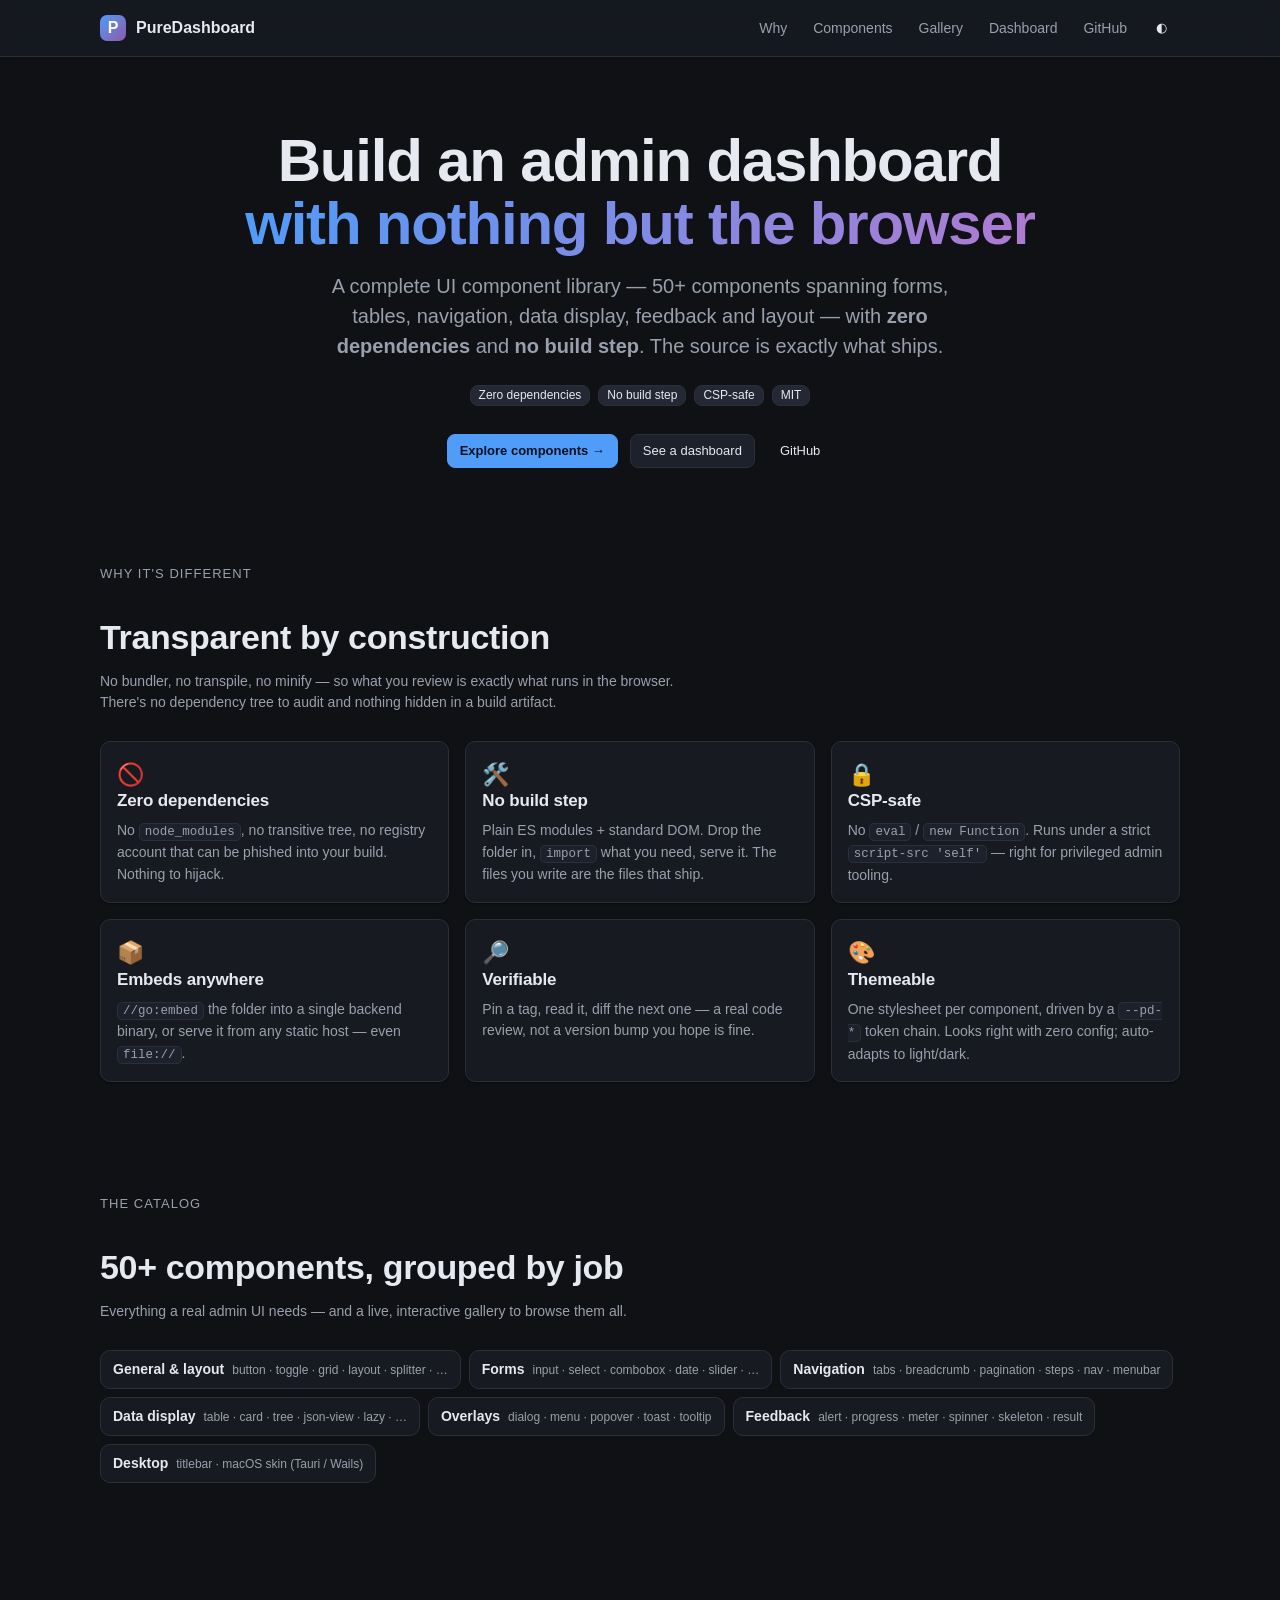
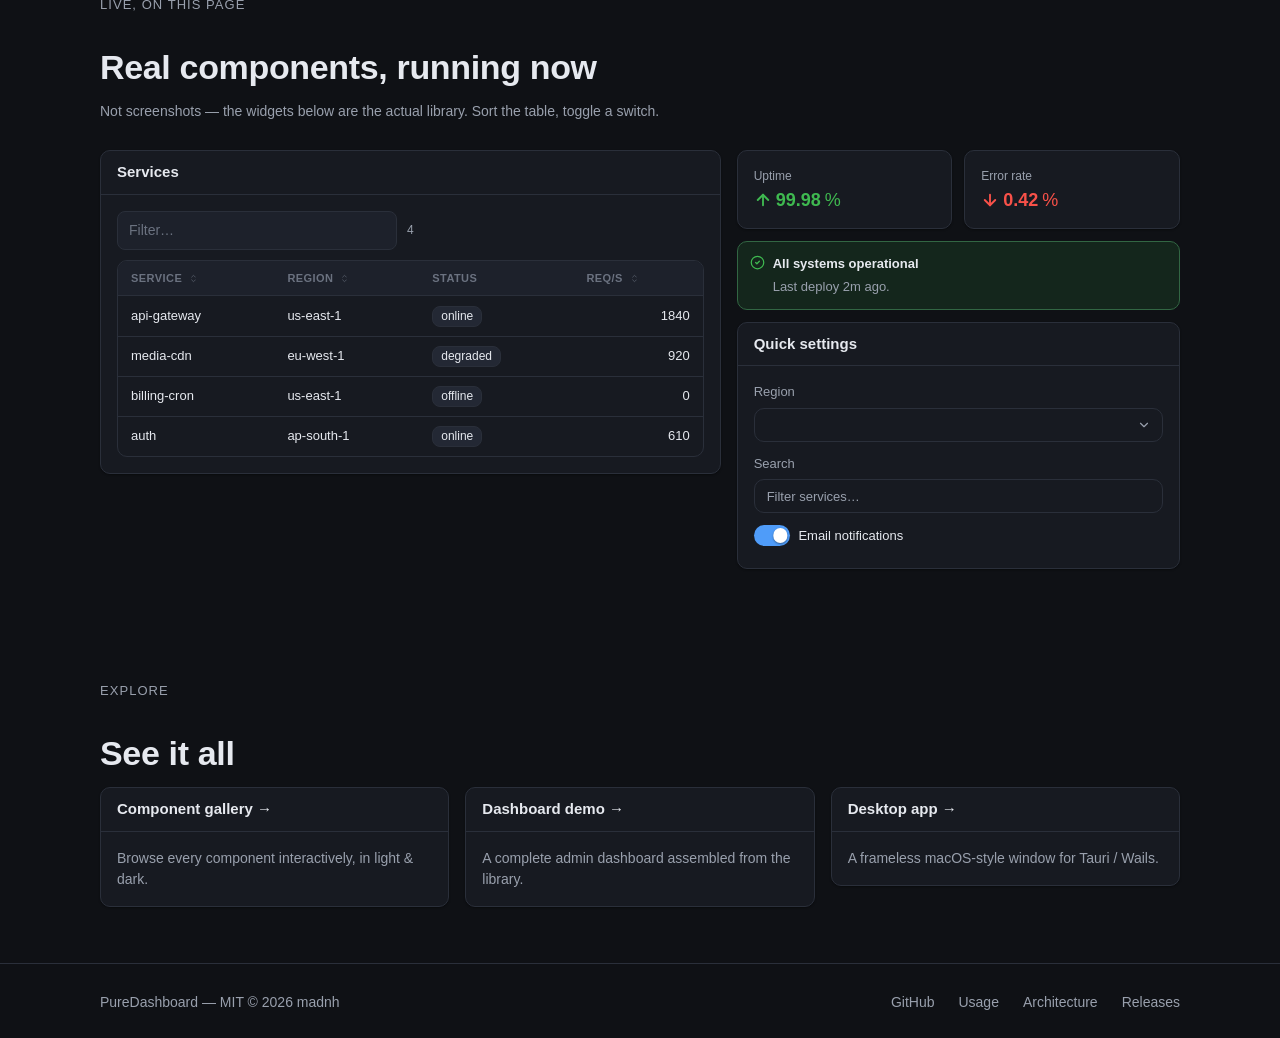
<file: index.html>
<!doctype html>
<html lang="en" data-theme="dark">
  <head>
    <meta charset="utf-8" />
    <meta name="viewport" content="width=device-width, initial-scale=1" />
    <title>PureDashboard — a zero-dependency, no-build dashboard UI library</title>
    <meta name="description" content="A complete, zero-dependency, no-build, CSP-safe UI component library for embedded admin dashboards. Plain ES modules — the source is what ships." />
    <meta name="color-scheme" content="dark light" />
    <meta property="og:title" content="PureDashboard" />
    <meta property="og:description" content="A complete, zero-dependency, no-build, CSP-safe dashboard UI library. The source is what ships." />

    <!-- The site is built WITH PureDashboard: tokens + base + every component, one bundle. -->
    <link rel="stylesheet" href="./src/theme/tokens.css" />
    <link rel="stylesheet" href="./src/theme/base.css" />
    <link rel="stylesheet" href="./src/components.css" />

    <style>
      /* landing-only layout; components bring their own styling via the tokens above */
      body { margin: 0; background: var(--bg); color: var(--text); font-family: var(--sans, system-ui, sans-serif); }
      a { color: inherit; }
      .wrap { width: min(1080px, 92vw); margin-inline: auto; }
      .site-header {
        position: sticky; top: 0; z-index: 10;
        background: color-mix(in srgb, var(--panel) 86%, transparent);
        backdrop-filter: saturate(1.4) blur(10px);
        border-bottom: 1px solid var(--border);
      }
      .site-header .wrap { display: flex; align-items: center; gap: 16px; height: 56px; }
      .brand { display: flex; align-items: center; gap: 10px; font-weight: 700; font-size: 16px; }
      .brand .logo { width: 26px; height: 26px; border-radius: 7px; background: linear-gradient(135deg, var(--accent), #8e5aa8); display: grid; place-items: center; color: #fff; font-weight: 800; }
      .site-nav { display: flex; align-items: center; gap: 6px; margin-inline-start: auto; }
      .site-nav a { padding: 6px 10px; border-radius: var(--radius, 8px); text-decoration: none; color: var(--muted); font-size: 14px; }
      .site-nav a:hover { color: var(--text); background: var(--panel-2); }
      @media (max-width: 720px) { .site-nav a.hide-sm { display: none; } }

      section { padding-block: 56px; }
      .hero { text-align: center; padding-block: 72px 40px; }
      .hero h1 { font-size: clamp(36px, 6vw, 60px); line-height: 1.05; margin: 0 0 16px; letter-spacing: -0.02em; }
      .hero .grad { background: linear-gradient(120deg, var(--accent), #b07ad0); -webkit-background-clip: text; background-clip: text; color: transparent; }
      .hero p.lede { font-size: clamp(16px, 2.2vw, 20px); color: var(--muted); max-width: 660px; margin: 0 auto 24px; line-height: 1.5; }
      .chips { display: flex; flex-wrap: wrap; gap: 8px; justify-content: center; margin-bottom: 28px; }
      .cta { display: flex; flex-wrap: wrap; gap: 12px; justify-content: center; }

      .section-title { font-size: 13px; letter-spacing: 0.08em; text-transform: uppercase; color: var(--muted); margin: 0 0 6px; }
      .section-head h2 { font-size: clamp(24px, 3.4vw, 34px); margin: 0 0 8px; letter-spacing: -0.01em; }
      .section-head p { color: var(--muted); margin: 0 0 28px; max-width: 620px; }

      .grid-3 { display: grid; grid-template-columns: repeat(3, 1fr); gap: 16px; }
      .grid-2 { display: grid; grid-template-columns: 1fr 1fr; gap: 16px; }
      @media (max-width: 820px) { .grid-3, .grid-2 { grid-template-columns: 1fr; } }
      .feature h3 { margin: 4px 0 6px; font-size: 17px; }
      .feature p { margin: 0; color: var(--muted); font-size: 14px; line-height: 1.55; }
      .feature .ic { font-size: 22px; }

      .families { display: flex; flex-wrap: wrap; gap: 8px; }
      .fam { display: inline-flex; align-items: baseline; gap: 8px; padding: 8px 12px; border: 1px solid var(--border); border-radius: var(--radius, 8px); background: var(--panel); font-size: 14px; }
      .fam b { font-weight: 600; } .fam span { color: var(--muted); font-size: 12px; }

      .demo-grid { display: grid; grid-template-columns: 1.4fr 1fr; gap: 16px; align-items: start; }
      @media (max-width: 900px) { .demo-grid { grid-template-columns: 1fr; } }
      .kpis { display: grid; grid-template-columns: 1fr 1fr; gap: 12px; margin-bottom: 12px; }
      .field { display: grid; gap: 6px; margin-bottom: 12px; }
      .field > span { font-size: 13px; color: var(--muted); }

      .explore { display: grid; grid-template-columns: repeat(3, 1fr); gap: 16px; }
      @media (max-width: 820px) { .explore { grid-template-columns: 1fr; } }
      .explore a { text-decoration: none; }
      .explore .card-body { color: var(--muted); font-size: 14px; }

      footer { border-top: 1px solid var(--border); padding-block: 28px; color: var(--muted); font-size: 14px; }
      footer .wrap { display: flex; flex-wrap: wrap; gap: 12px 24px; align-items: center; }
      footer .spacer { margin-inline-start: auto; }
    </style>
  </head>

  <body>
    <header class="site-header">
      <div class="wrap">
        <span class="brand"><span class="logo">P</span> PureDashboard</span>
        <nav class="site-nav">
          <a href="#features" class="hide-sm">Why</a>
          <a href="#components" class="hide-sm">Components</a>
          <a href="test/gallery.html">Gallery</a>
          <a href="test/dashboard.html" class="hide-sm">Dashboard</a>
          <a href="https://github.com/madnh/puredashboard">GitHub</a>
          <puredashboard-button id="theme-toggle" variant="text" size="small" title="Toggle theme">◐</puredashboard-button>
        </nav>
      </div>
    </header>

    <main>
      <!-- HERO -->
      <section class="hero wrap">
        <h1>Build an admin dashboard<br /><span class="grad">with nothing but the browser</span></h1>
        <p class="lede">
          A complete UI component library — 50+ components spanning forms, tables, navigation,
          data display, feedback and layout — with <b>zero dependencies</b> and <b>no build step</b>.
          The source is exactly what ships.
        </p>
        <div class="chips">
          <puredashboard-tag color="green">Zero dependencies</puredashboard-tag>
          <puredashboard-tag color="blue">No build step</puredashboard-tag>
          <puredashboard-tag color="purple">CSP-safe</puredashboard-tag>
          <puredashboard-tag>MIT</puredashboard-tag>
        </div>
        <div class="cta">
          <puredashboard-button variant="primary" href="test/gallery.html">Explore components →</puredashboard-button>
          <puredashboard-button href="test/dashboard.html">See a dashboard</puredashboard-button>
          <puredashboard-button variant="text" href="https://github.com/madnh/puredashboard">GitHub</puredashboard-button>
        </div>
      </section>

      <!-- WHY -->
      <section id="features" class="wrap">
        <div class="section-head">
          <p class="section-title">Why it's different</p>
          <h2>Transparent by construction</h2>
          <p>No bundler, no transpile, no minify — so what you review is exactly what runs in the browser. There's no dependency tree to audit and nothing hidden in a build artifact.</p>
        </div>
        <div class="grid-3">
          <puredashboard-card class="feature"><div class="ic">🚫</div><h3>Zero dependencies</h3><p>No <code>node_modules</code>, no transitive tree, no registry account that can be phished into your build. Nothing to hijack.</p></puredashboard-card>
          <puredashboard-card class="feature"><div class="ic">🛠️</div><h3>No build step</h3><p>Plain ES modules + standard DOM. Drop the folder in, <code>import</code> what you need, serve it. The files you write are the files that ship.</p></puredashboard-card>
          <puredashboard-card class="feature"><div class="ic">🔒</div><h3>CSP-safe</h3><p>No <code>eval</code> / <code>new Function</code>. Runs under a strict <code>script-src 'self'</code> — right for privileged admin tooling.</p></puredashboard-card>
          <puredashboard-card class="feature"><div class="ic">📦</div><h3>Embeds anywhere</h3><p><code>//go:embed</code> the folder into a single backend binary, or serve it from any static host — even <code>file://</code>.</p></puredashboard-card>
          <puredashboard-card class="feature"><div class="ic">🔎</div><h3>Verifiable</h3><p>Pin a tag, read it, diff the next one — a real code review, not a version bump you hope is fine.</p></puredashboard-card>
          <puredashboard-card class="feature"><div class="ic">🎨</div><h3>Themeable</h3><p>One stylesheet per component, driven by a <code>--pd-*</code> token chain. Looks right with zero config; auto-adapts to light/dark.</p></puredashboard-card>
        </div>
      </section>

      <!-- COMPONENTS -->
      <section id="components" class="wrap">
        <div class="section-head">
          <p class="section-title">The catalog</p>
          <h2>50+ components, grouped by job</h2>
          <p>Everything a real admin UI needs — and a live, interactive gallery to browse them all.</p>
        </div>
        <div class="families">
          <span class="fam"><b>General &amp; layout</b> <span>button · toggle · grid · layout · splitter · …</span></span>
          <span class="fam"><b>Forms</b> <span>input · select · combobox · date · slider · …</span></span>
          <span class="fam"><b>Navigation</b> <span>tabs · breadcrumb · pagination · steps · nav · menubar</span></span>
          <span class="fam"><b>Data display</b> <span>table · card · tree · json-view · lazy · …</span></span>
          <span class="fam"><b>Overlays</b> <span>dialog · menu · popover · toast · tooltip</span></span>
          <span class="fam"><b>Feedback</b> <span>alert · progress · meter · spinner · skeleton · result</span></span>
          <span class="fam"><b>Desktop</b> <span>titlebar · macOS skin (Tauri / Wails)</span></span>
        </div>
      </section>

      <!-- LIVE DEMO -->
      <section class="wrap">
        <div class="section-head">
          <p class="section-title">Live, on this page</p>
          <h2>Real components, running now</h2>
          <p>Not screenshots — the widgets below are the actual library. Sort the table, toggle a switch.</p>
        </div>
        <div class="demo-grid">
          <puredashboard-card title="Services">
            <puredashboard-table id="demo-table"></puredashboard-table>
          </puredashboard-card>
          <div>
            <div class="kpis">
              <puredashboard-card><puredashboard-statistic title="Uptime" value="99.98" suffix="%" precision="2" trend="up"></puredashboard-statistic></puredashboard-card>
              <puredashboard-card><puredashboard-statistic title="Error rate" value="0.42" suffix="%" precision="2" trend="down"></puredashboard-statistic></puredashboard-card>
            </div>
            <puredashboard-alert type="success" show-icon title="All systems operational" message="Last deploy 2m ago." style="margin-bottom:12px"></puredashboard-alert>
            <puredashboard-card title="Quick settings">
              <label class="field"><span>Region</span>
                <puredashboard-select id="demo-select"></puredashboard-select>
              </label>
              <label class="field"><span>Search</span>
                <puredashboard-input placeholder="Filter services…" id="demo-input"></puredashboard-input>
              </label>
              <puredashboard-switch checked label="Email notifications"></puredashboard-switch>
            </puredashboard-card>
          </div>
        </div>
      </section>

      <!-- EXPLORE -->
      <section class="wrap">
        <div class="section-head">
          <p class="section-title">Explore</p>
          <h2>See it all</h2>
        </div>
        <div class="explore">
          <a href="test/gallery.html"><puredashboard-card title="Component gallery →"><div class="card-body">Browse every component interactively, in light &amp; dark.</div></puredashboard-card></a>
          <a href="test/dashboard.html"><puredashboard-card title="Dashboard demo →"><div class="card-body">A complete admin dashboard assembled from the library.</div></puredashboard-card></a>
          <a href="test/desktop.html"><puredashboard-card title="Desktop app →"><div class="card-body">A frameless macOS-style window for Tauri / Wails.</div></puredashboard-card></a>
        </div>
      </section>
    </main>

    <footer>
      <div class="wrap">
        <span>PureDashboard — MIT © 2026 madnh</span>
        <span class="spacer"></span>
        <a href="https://github.com/madnh/puredashboard">GitHub</a>
        <a href="https://github.com/madnh/puredashboard/blob/main/docs/USAGE.md">Usage</a>
        <a href="https://github.com/madnh/puredashboard/blob/main/docs/ARCHITECTURE.md">Architecture</a>
        <a href="https://github.com/madnh/puredashboard/releases">Releases</a>
      </div>
    </footer>

    <script type="module">
      import "./src/button.js"; import "./src/tag.js"; import "./src/card.js";
      import "./src/statistic.js"; import "./src/alert.js"; import "./src/table.js";
      import "./src/select.js"; import "./src/input.js"; import "./src/switch.js";

      // theme toggle
      document.getElementById("theme-toggle").addEventListener("click", () => {
        const el = document.documentElement;
        el.dataset.theme = el.dataset.theme === "light" ? "dark" : "light";
      });

      // live table
      const t = document.getElementById("demo-table");
      t.columns = [
        { key: "name", label: "Service", sortable: true },
        { key: "region", label: "Region", sortable: true },
        { key: "status", label: "Status", render: (r) => { const el = document.createElement("puredashboard-tag"); el.color = r.status === "online" ? "green" : r.status === "degraded" ? "gold" : "red"; el.textContent = r.status; return el; } },
        { key: "rps", label: "Req/s", sortable: true, align: "end" },
      ];
      t.rows = [
        { name: "api-gateway", region: "us-east-1", status: "online", rps: 1840 },
        { name: "media-cdn", region: "eu-west-1", status: "degraded", rps: 920 },
        { name: "billing-cron", region: "us-east-1", status: "offline", rps: 0 },
        { name: "auth", region: "ap-south-1", status: "online", rps: 610 },
      ];

      document.getElementById("demo-select").options = [
        { value: "us", label: "US East" }, { value: "eu", label: "EU West" }, { value: "ap", label: "AP South" },
      ];

      requestAnimationFrame(() => requestAnimationFrame(() => { document.documentElement.dataset.ready = "1"; }));
    </script>
  </body>
</html>
</file>
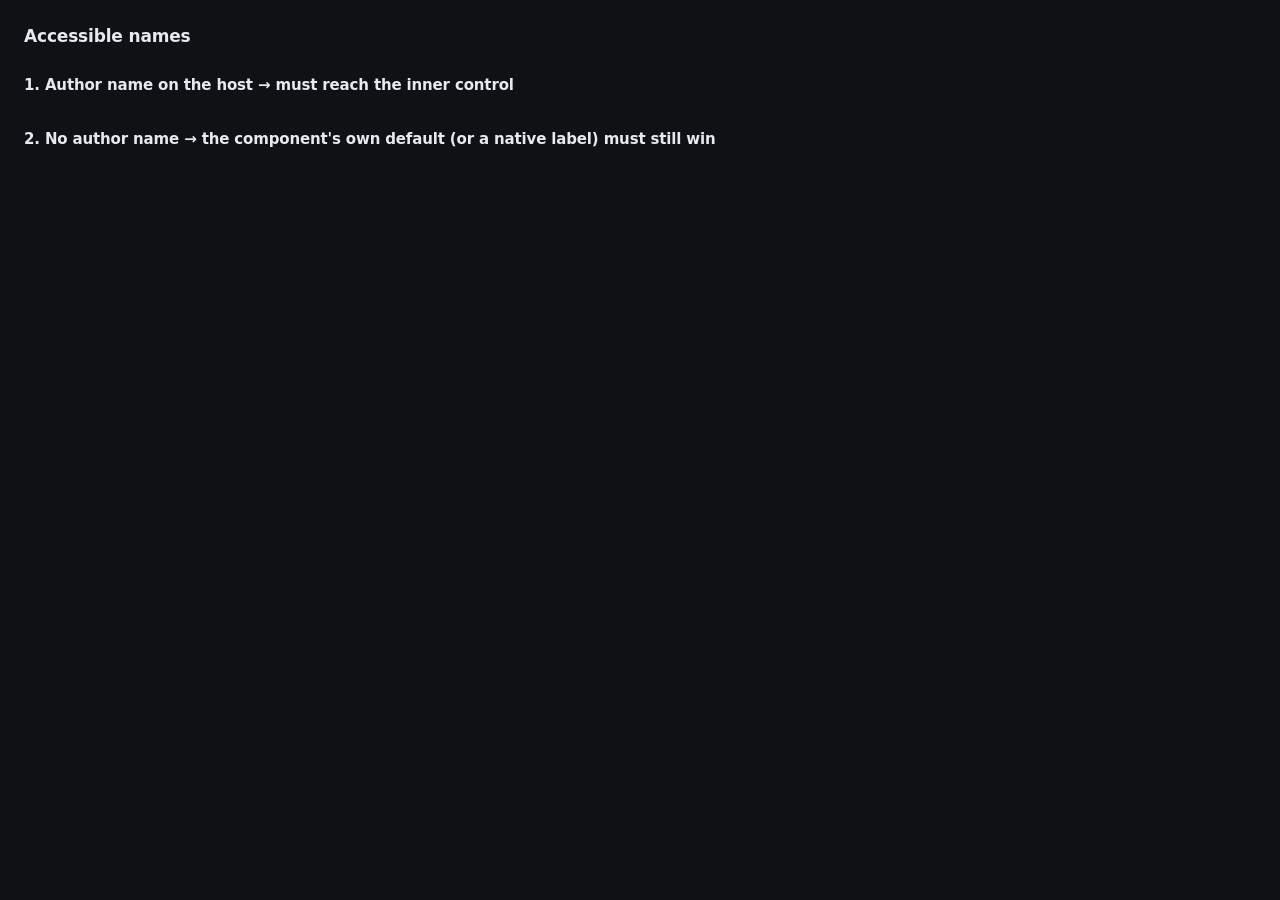
<file: test/a11y-names-harness.html>
<!doctype html>
<html lang="en" data-theme="dark">
  <head>
    <meta charset="utf-8" />
    <meta name="viewport" content="width=device-width, initial-scale=1" />
    <title>PureDashboard — accessible-name harness</title>
    <link rel="stylesheet" href="../src/theme/tokens.css" />
    <link rel="stylesheet" href="../src/theme/base.css" />
    <link rel="stylesheet" href="../src/components.css" />
    <style>
      body { margin: 0; padding: 24px; font: 14px/1.5 system-ui, sans-serif; }
      h2 { margin: 24px 0 8px; font-size: 15px; }
      .grid { display: grid; gap: 12px; max-width: 560px; }
      .row { display: grid; gap: 4px; padding: 10px 12px; border: 1px solid var(--border); border-radius: 10px; }
      .tag { font-size: 12px; color: var(--muted); }
      #report { margin-top: 24px; white-space: pre; font-family: ui-monospace, monospace; font-size: 12px; }
    </style>
  </head>
  <body>
    <!--
      Real-browser check for the ONE rule jsdom can't verify: the computed ACCESSIBLE
      NAME. A custom-element host has no role, so a name put on it is dropped unless the
      component mirrors it onto the element it owns (or takes a role itself). jsdom only
      shows which element carries aria-label — test/a11y-names.test.mjs asserts that;
      here you check what a screen reader would actually announce.

      How to use: serve the repo (`python3 -m http.server`), open this page, then inspect
      the accessibility tree (DevTools → Elements → Accessibility) for each row. Every
      control below must announce the name printed next to it.
    -->
    <h1 style="font-size:17px">Accessible names</h1>

    <h2>1. Author name on the host → must reach the inner control</h2>
    <div class="grid" id="authored"></div>

    <h2>2. No author name → the component's own default (or a native label) must still win</h2>
    <div class="grid" id="defaults"></div>

    <div id="report"></div>

    <script type="module">
      const MODS = ["input","textarea","number","select","combobox","checkbox","switch","slider","date","time","color","upload",
        "rate","progress","tabs","breadcrumb","pagination","nav","splitter","steps","timeline","list","alert","table","collapse",
        "badge","tree","segmented","radio-group","menubar","spinner","skeleton","avatar","divider","button","card"];
      for (const m of MODS) await import(`../src/${m}.js`);

      const PROPS = {
        select: { options: ["a", "b"] }, combobox: { options: ["a", "b"] }, "radio-group": { options: ["a", "b"] },
        segmented: { options: ["a", "b"] }, tabs: { tabs: [{ id: "t1", label: "One" }] },
        breadcrumb: { items: [{ label: "Home", href: "#/" }, { label: "Now" }] },
        pagination: { page: 1, total: 50, pageSize: 10 }, steps: { steps: [{ label: "A" }, { label: "B" }] },
        nav: { items: [{ label: "Home", href: "#/" }] }, tree: { nodes: [{ key: "a", label: "A" }] },
        collapse: { items: [{ key: "a", header: "H", content: "C" }] },
        table: { columns: [{ key: "n", label: "N" }], rows: [{ n: 1 }] },
        menubar: { menus: [{ label: "File", items: [{ label: "New", value: "n" }] }] },
        list: { items: [{ title: "x" }] }, timeline: { items: [{ content: "x" }] },
        progress: { value: 40 }, rate: { value: 3 }, avatar: { name: "Ann" }, badge: { count: 3 },
      };
      const row = (host, tag, note, node) => {
        const box = document.createElement("div");
        box.className = "row";
        const t = document.createElement("div");
        t.className = "tag";
        t.textContent = `<${tag}> — expected name: ${note}`;
        box.append(t, node);
        host.append(box);
      };

      const authored = document.getElementById("authored");
      for (const m of MODS) {
        const tag = `puredashboard-${m}`;
        const el = Object.assign(document.createElement(tag), PROPS[m] || {});
        el.setAttribute("aria-label", `AUTHOR ${m}`);
        if (["card","alert","tag","empty","result","button"].includes(m)) el.append(document.createTextNode("content"));
        if (m === "splitter") el.append(document.createElement("div"), document.createElement("div"));
        row(authored, tag, `"AUTHOR ${m}"`, el);
      }

      // Unnamed: component defaults, a wrapping <label>, and a <label for>.
      const defaults = document.getElementById("defaults");
      for (const [m, expected] of [["color", "Choose a colour"], ["upload", "Choose files"], ["rate", "Rating"],
        ["tabs", "Tabs"], ["progress", "40%"], ["spinner", "Loading"], ["skeleton", "Loading…"], ["divider", "Separator"]]) {
        const el = Object.assign(document.createElement(`puredashboard-${m}`), PROPS[m] || {});
        row(defaults, `puredashboard-${m}`, `"${expected}"`, el);
      }
      {
        const cb = Object.assign(document.createElement("puredashboard-checkbox"), { label: "Remember me" });
        row(defaults, "puredashboard-checkbox", '"Remember me" (its own visible label)', cb);
        const wrap = document.createElement("label");
        wrap.append(document.createTextNode("Wrapped name "), document.createElement("puredashboard-input"));
        row(defaults, "label > puredashboard-input", '"Wrapped name" (label wraps the field)', wrap);
        const lab = document.createElement("label");
        lab.htmlFor = "harness-email";
        lab.textContent = "Email address ";
        const inp = document.createElement("puredashboard-input");
        inp.id = "harness-email";
        const holder = document.createElement("div");
        holder.append(lab, inp);
        row(defaults, "label[for] + puredashboard-input", '"Email address" (label points at the host)', holder);
      }

      // A quick self-report: which element ended up carrying the name.
      await new Promise((r) => setTimeout(r, 300));
      const lines = [...document.querySelectorAll("#authored .row")].map((box) => {
        const el = box.lastElementChild;
        const want = el.getAttribute("aria-label");
        const named = [...el.querySelectorAll("*")].find((n) => n.getAttribute("aria-label") === want);
        const where = el.hasAttribute("role") ? `host[role=${el.getAttribute("role")}]`
          : named ? `${named.tagName.toLowerCase()}${named.getAttribute("role") ? `[role=${named.getAttribute("role")}]` : ""}` : "NOWHERE ✗";
        return `${el.tagName.toLowerCase().padEnd(28)} name lands on: ${where}`;
      });
      document.getElementById("report").textContent = lines.join("\n");
    </script>
  </body>
</html>
</file>
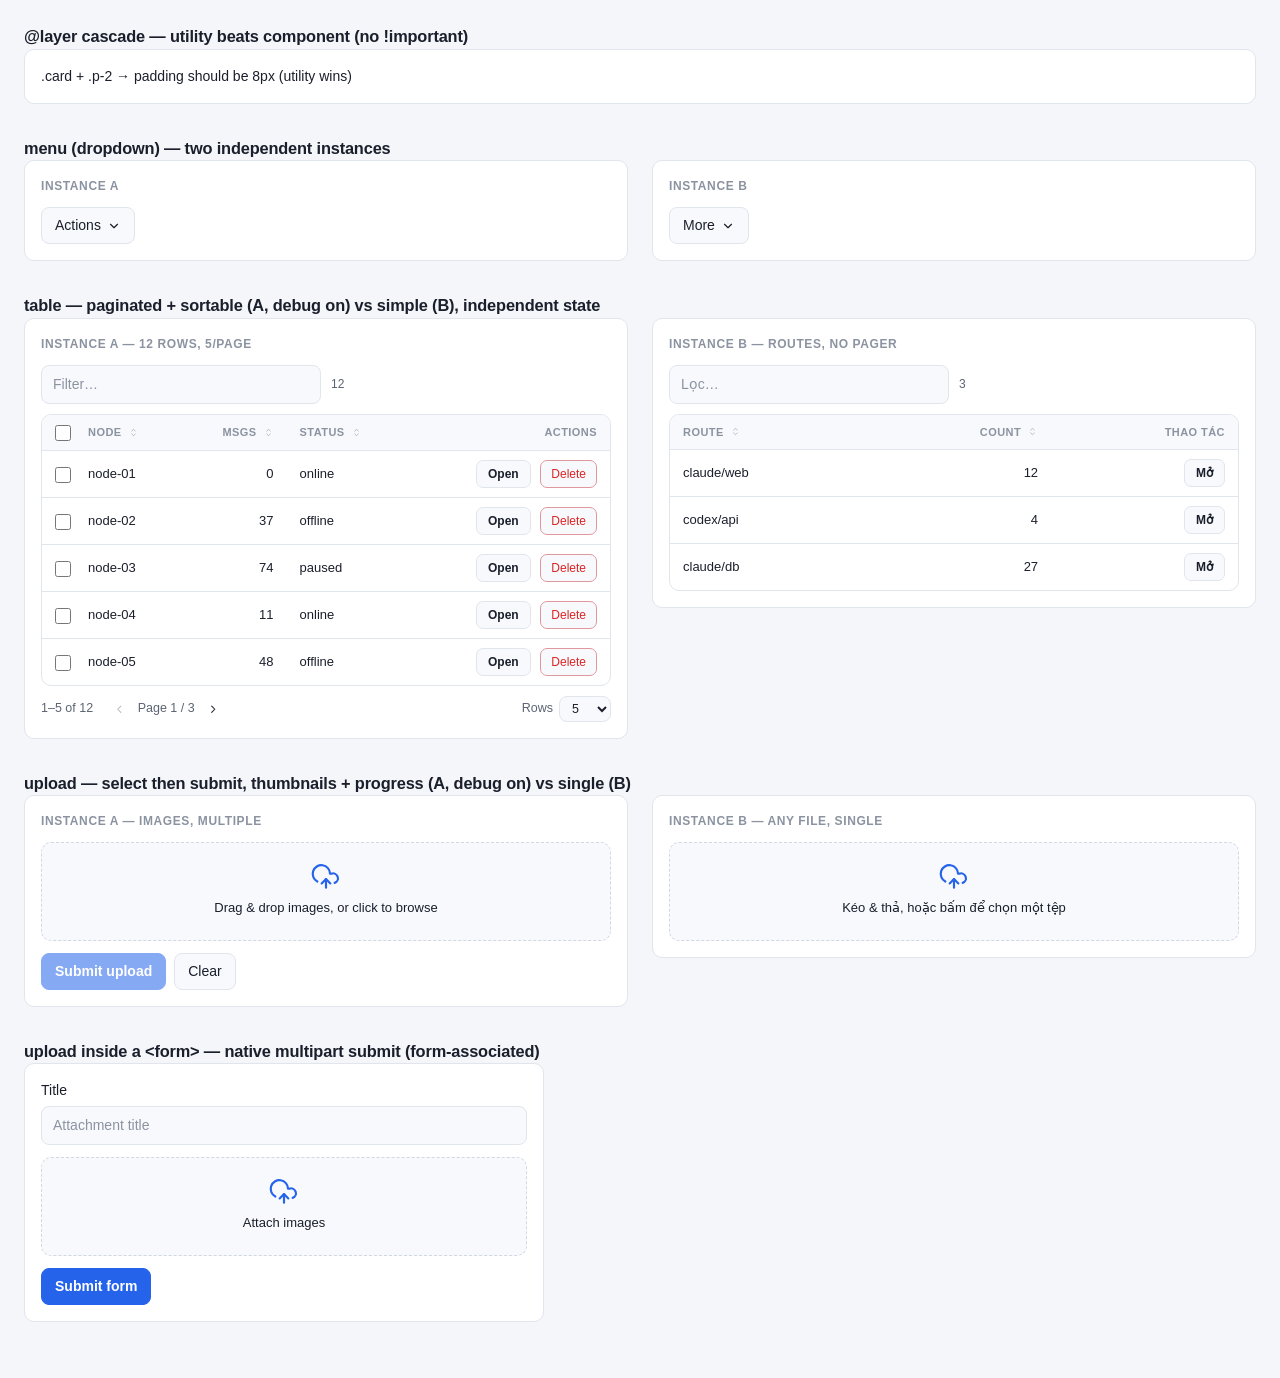
<file: test/components-demo.html>
<!doctype html>
<html lang="en">
  <head>
    <meta charset="utf-8" />
    <meta name="viewport" content="width=device-width, initial-scale=1" />
    <title>components demo</title>
    <link rel="stylesheet" href="../src/theme/dashboard.css" />
    <link rel="stylesheet" href="../src/table.css" />
    <link rel="stylesheet" href="../src/menu.css" />
    <link rel="stylesheet" href="../src/upload.css" />
    <style>
      body {
        padding: 24px;
        overflow: auto;
        height: auto;
        display: block;
      }
      .demo-sect {
        margin-bottom: 32px;
      }
      .demo-2col {
        display: grid;
        grid-template-columns: 1fr 1fr;
        gap: 24px;
        align-items: start;
      }
      @media (max-width: 820px) {
        .demo-2col {
          grid-template-columns: 1fr;
        }
      }
      .demo-inst {
        border: 1px solid var(--border);
        border-radius: var(--radius);
        padding: 16px;
        background: var(--panel);
      }
      .demo-inst > h4 {
        margin: 0 0 12px;
        font-size: 12px;
        color: var(--faint);
        text-transform: uppercase;
        letter-spacing: 0.05em;
      }
      .demo-log {
        margin-top: 10px;
        font-size: 12px;
        color: var(--muted);
        font-family: var(--mono);
        min-height: 16px;
      }
      .trigger {
        display: inline-flex;
        align-items: center;
        gap: 6px;
      }
    </style>
  </head>
  <body>
    <div class="demo-sect">
      <h3 class="section-title">
        @layer cascade — utility beats component (no !important)
      </h3>
      <div id="cascade" class="card p-2">
        .card + .p-2 → padding should be 8px (utility wins)
      </div>
    </div>

    <div class="demo-sect">
      <h3 class="section-title">menu (dropdown) — two independent instances</h3>
      <div class="demo-2col">
        <div class="demo-inst">
          <h4>Instance A</h4>
          <button id="menuA" type="button" class="trigger">
            Actions
            <svg
              class="cic"
              viewBox="0 0 24 24"
              width="1em"
              height="1em"
              fill="none"
              stroke="currentColor"
              stroke-width="2"
              stroke-linecap="round"
              stroke-linejoin="round"
              aria-hidden="true"
            >
              <path d="m6 9 6 6 6-6" />
            </svg>
          </button>
          <span id="resA" class="demo-log"></span>
        </div>
        <div class="demo-inst">
          <h4>Instance B</h4>
          <button id="menuB" type="button" class="trigger">
            More
            <svg
              class="cic"
              viewBox="0 0 24 24"
              width="1em"
              height="1em"
              fill="none"
              stroke="currentColor"
              stroke-width="2"
              stroke-linecap="round"
              stroke-linejoin="round"
              aria-hidden="true"
            >
              <path d="m6 9 6 6 6-6" />
            </svg>
          </button>
          <span id="resB" class="demo-log"></span>
        </div>
      </div>
    </div>

    <div class="demo-sect">
      <h3 class="section-title">
        table — paginated + sortable (A, debug on) vs simple (B), independent
        state
      </h3>
      <div class="demo-2col">
        <div class="demo-inst">
          <h4>Instance A — 12 rows, 5/page</h4>
          <puredashboard-table id="tblA"></puredashboard-table>
        </div>
        <div class="demo-inst">
          <h4>Instance B — routes, no pager</h4>
          <puredashboard-table id="tblB"></puredashboard-table>
        </div>
      </div>
    </div>

    <div class="demo-sect">
      <h3 class="section-title">
        upload — select then submit, thumbnails + progress (A, debug on) vs
        single (B)
      </h3>
      <div class="demo-2col">
        <div class="demo-inst">
          <h4>Instance A — images, multiple</h4>
          <puredashboard-upload id="upA"></puredashboard-upload>
          <div
            style="
              margin-top: 12px;
              display: flex;
              gap: 8px;
              align-items: center;
            "
          >
            <button id="submitA" class="primary" type="button" disabled>
              Submit upload
            </button>
            <button id="clearA" type="button">Clear</button>
            <span id="uplogA" class="demo-log"></span>
          </div>
        </div>
        <div class="demo-inst">
          <h4>Instance B — any file, single</h4>
          <puredashboard-upload id="upB"></puredashboard-upload>
          <span id="uplogB" class="demo-log"></span>
        </div>
      </div>
    </div>

    <div class="demo-sect">
      <h3 class="section-title">
        upload inside a &lt;form&gt; — native multipart submit (form-associated)
      </h3>
      <form
        id="theForm"
        class="demo-inst"
        style="
          display: flex;
          flex-direction: column;
          gap: 12px;
          max-width: 520px;
        "
      >
        <label
          >Title
          <input
            name="title"
            type="text"
            placeholder="Attachment title"
            style="width: 100%; margin-top: 5px"
        /></label>
        <puredashboard-upload
          name="attachments"
          id="upForm"
        ></puredashboard-upload>
        <div style="display: flex; gap: 8px; align-items: center">
          <button class="primary" type="submit">Submit form</button>
          <span id="formlog" class="demo-log"></span>
        </div>
      </form>
    </div>

    <script type="module">
      import { menu } from "../src/menu.js";
      import "../src/table.js";
      import "../src/upload.js";

      // a couple of inline SVGs for menu items (copied from _icons/ — components/app own their icons)
      const ICON_PENCIL =
        '<svg class="cic" viewBox="0 0 24 24" width="1em" height="1em" fill="none" stroke="currentColor" stroke-width="2" stroke-linecap="round" stroke-linejoin="round"><path d="M12 20h9"/><path d="M16.5 3.5a2.12 2.12 0 0 1 3 3L7 19l-4 1 1-4Z"/></svg>';
      const ICON_TRASH =
        '<svg class="cic" viewBox="0 0 24 24" width="1em" height="1em" fill="none" stroke="currentColor" stroke-width="2" stroke-linecap="round" stroke-linejoin="round"><path d="M3 6h18"/><path d="M19 6v14a2 2 0 0 1-2 2H7a2 2 0 0 1-2-2V6m3 0V4a2 2 0 0 1 2-2h4a2 2 0 0 1 2 2v2"/></svg>';

      // ---- menus: two independent instances ----
      const mkMenu = (btn, out, items) =>
        btn.addEventListener("click", async () => {
          const picked = await menu(btn, items);
          out.textContent = picked ? "picked: " + picked : "dismissed";
        });
      mkMenu(
        document.getElementById("menuA"),
        document.getElementById("resA"),
        [
          { label: "Rename", value: "rename", icon: ICON_PENCIL },
          { separator: true },
          {
            label: "Delete",
            value: "delete",
            danger: true,
            icon: ICON_TRASH,
          },
        ],
      );
      mkMenu(
        document.getElementById("menuB"),
        document.getElementById("resB"),
        [
          { label: "Refresh", value: "refresh" },
          { label: "Export", value: "export" },
          { label: "Disabled", value: "x", disabled: true },
        ],
      );

      // ---- tables: A paginated+debug, B simple — fully isolated ----
      const tblA = document.getElementById("tblA");
      tblA.columns = [
        { key: "name", label: "Node", sortable: true },
        { key: "msgs", label: "Msgs", sortable: true, align: "right" },
        { key: "status", label: "Status", sortable: true },
      ];
      tblA.rows = Array.from({ length: 12 }, (_, i) => ({
        name: "node-" + String(i + 1).padStart(2, "0"),
        msgs: (i * 37) % 100,
        status: ["online", "offline", "paused"][i % 3],
      }));
      tblA.getHref = (r) => "#/nodes/" + r.name;
      tblA.actions = [{ name: "delete", label: "Delete", danger: true }];
      tblA.pageSize = 5;
      tblA.pageSizes = [5, 10, 25];
      tblA.debug = true;
      tblA.rowKey = (r) => r.name;
      tblA.selectable = true;
      tblA.bulkActions = [
        { name: "delete", label: "Delete selected", danger: true },
        { name: "export", label: "Export" },
      ];
      tblA.addEventListener("rowaction", (e) =>
        console.log("[demo] tblA rowaction", e.detail.name, e.detail.row.name),
      );
      tblA.addEventListener("selectionchange", (e) =>
        console.log("[demo] tblA selection", e.detail.keys),
      );
      tblA.addEventListener("bulkaction", (e) => {
        console.log("[demo] tblA bulk", e.detail.name, e.detail.keys);
        alert(
          `Bulk "${e.detail.name}" on ${e.detail.rows.length} rows: ${e.detail.keys.join(", ")}`,
        );
      });

      const tblB = document.getElementById("tblB");
      tblB.columns = [
        { key: "route", label: "Route", sortable: true },
        {
          key: "count",
          label: "Count",
          sortable: true,
          align: "right",
        },
      ];
      tblB.rows = [
        { route: "claude/web", count: 12 },
        { route: "codex/api", count: 4 },
        { route: "claude/db", count: 27 },
      ];
      tblB.getHref = (r) => "#/routes/" + r.route;
      tblB.labels = {
        filter: "Lọc…",
        open: "Mở",
        actions: "Thao tác",
        empty: "Chưa có dữ liệu",
      }; // ← localised to Vietnamese

      // ---- uploads: A images+submit+progress (simulated transport), B single ----
      const upA = document.getElementById("upA");
      upA.accept = "image/*";
      upA.multiple = true;
      upA.maxSize = 5 * 1024 * 1024;
      upA.debug = true;
      upA.labels = { browse: "Drag & drop images, or click to browse" };
      // simulated transport so progress animates without a POST server (real apps omit this)
      upA.uploader = (file, onProgress) =>
        new Promise((resolve) => {
          let p = 0;
          const step = () => {
            p += 0.08 + Math.random() * 0.13;
            if (p >= 1) {
              onProgress(1);
              resolve({
                status: 200,
                response: { name: file.name },
              });
            } else {
              onProgress(p);
              setTimeout(step, 130);
            }
          };
          setTimeout(step, 130);
        });
      const uplogA = document.getElementById("uplogA");
      upA.addEventListener("files", (e) => {
        document.getElementById("submitA").disabled = !e.detail.length;
      });
      upA.addEventListener("uploadprogress", (e) => {
        uplogA.textContent = `${e.detail.file.name}: ${Math.round(e.detail.progress * 100)}%`;
      });
      upA.addEventListener("uploadcomplete", (e) => {
        uplogA.textContent = `done: ${e.detail.results.filter((r) => r.ok).length}/${e.detail.results.length} ok`;
      });
      document
        .getElementById("submitA")
        .addEventListener("click", () => upA.upload("/sink"));
      document
        .getElementById("clearA")
        .addEventListener("click", () => upA.clear());

      const upB = document.getElementById("upB");
      upB.multiple = false;
      upB.labels = {
        // all strings via labels
        browse: "Kéo & thả, hoặc bấm để chọn một tệp",
        remove: (n) => "Xoá " + n,
        tooLarge: (m) => "quá lớn (tối đa " + m + ")",
      };
      upB.addEventListener("files", (e) => {
        document.getElementById("uplogB").textContent = e.detail.length
          ? "selected: " + e.detail[0].name
          : "none";
      });

      // form-associated upload: submitting the form serialises the files into the form's
      // FormData (multipart) under name="attachments" — no JS wiring needed for that.
      const upForm = document.getElementById("upForm");
      upForm.multiple = true;
      upForm.accept = "image/*";
      upForm.labels = { browse: "Attach images" };
      document.getElementById("theForm").addEventListener("submit", (e) => {
        e.preventDefault(); // demo: don't navigate; show what WOULD be POSTed as multipart
        const fd = new FormData(e.target);
        const parts = [...fd.entries()].map(
          ([k, v]) =>
            k + "=" + (v instanceof File ? `${v.name}(${v.size}b)` : v),
        );
        document.getElementById("formlog").textContent =
          "FormData → " + parts.join(", ");
        console.log("[demo] form multipart entries", parts);
      });

      window.__ready = true;
    </script>
  </body>
</html>
</file>
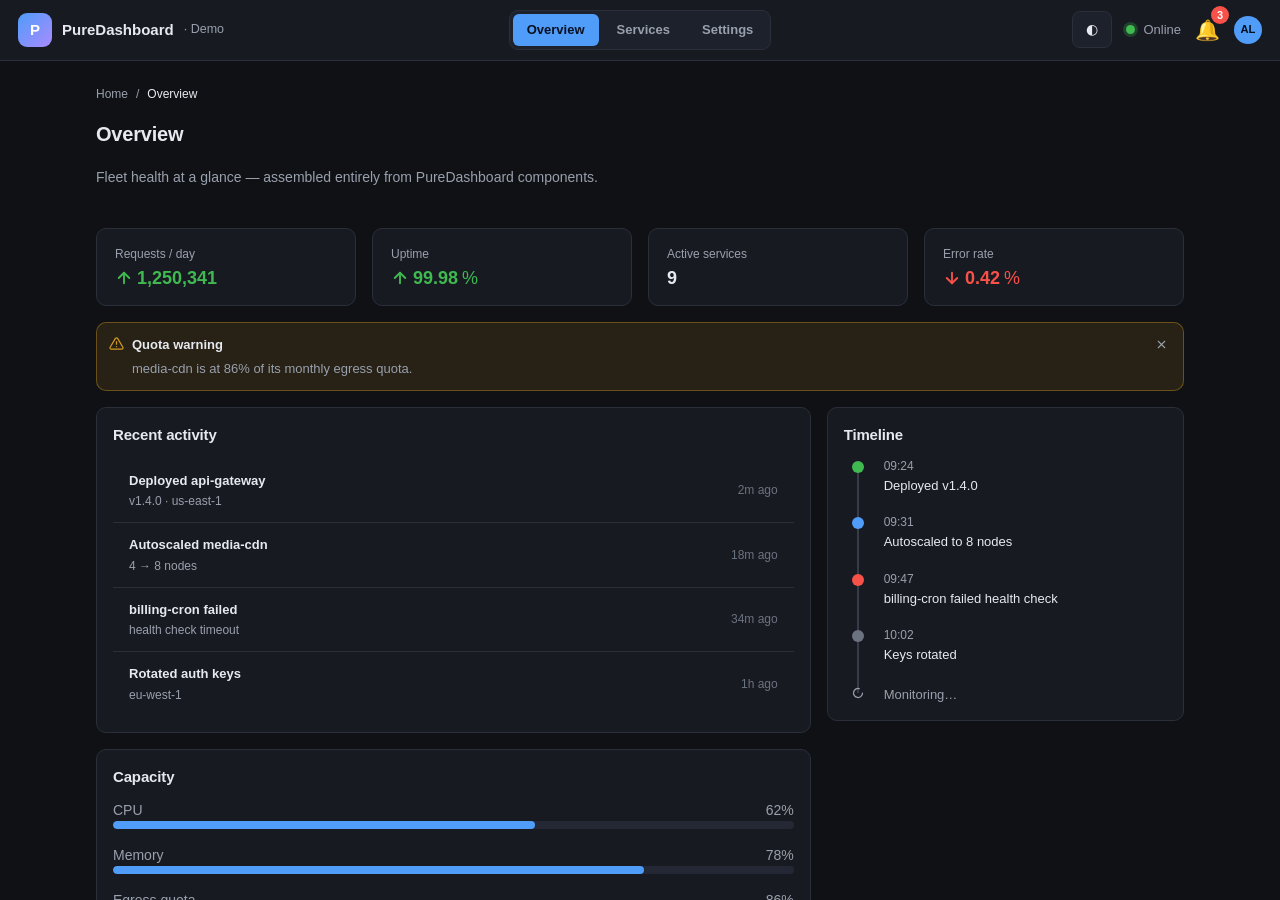
<file: test/dashboard.html>
<!doctype html>
<html lang="en" data-theme="dark">
  <head>
    <meta charset="utf-8" />
    <meta name="viewport" content="width=device-width, initial-scale=1" />
    <title>PureDashboard — demo dashboard</title>

    <!-- The opt-in theme (tokens + base + shell) … -->
    <link rel="stylesheet" href="../src/theme/dashboard.css" />
    <!-- … and every component's stylesheet in one link. -->
    <link rel="stylesheet" href="../src/components.css" />

    <style>
      /* demo-only layout helpers (not part of the library) */
      .kpi .card { padding: 16px 18px; }
      .stack { display: grid; gap: 16px; }
      .two-col { display: grid; grid-template-columns: 2fr 1fr; gap: 16px; align-items: start; }
      @media (max-width: 860px) { .two-col { grid-template-columns: 1fr; } }
      .muted { color: var(--muted); }
      .card > h3 { margin: 0 0 12px; font-size: 15px; }
      .row-between { display: flex; align-items: center; justify-content: space-between; gap: 12px; flex-wrap: wrap; }
      form.settings { display: grid; gap: 18px; max-width: 620px; }
      form.settings label > span { display: block; margin-bottom: 6px; font-size: 13px; color: var(--muted); }
      .field-2 { display: grid; grid-template-columns: 1fr 1fr; gap: 16px; }
      @media (max-width: 640px) { .field-2 { grid-template-columns: 1fr; } }
    </style>
  </head>
  <body>
    <header>
      <div class="brand"><span class="logo">P</span> PureDashboard <small>· Demo</small></div>
      <nav class="tabs" id="tabs">
        <a class="tab" href="#/overview">Overview</a>
        <a class="tab" href="#/services">Services</a>
        <a class="tab" href="#/settings">Settings</a>
      </nav>
      <div class="header-right">
        <puredashboard-tooltip text="Toggle light / dark">
          <button id="theme-toggle" aria-label="Toggle theme">◐</button>
        </puredashboard-tooltip>
        <span class="health"><span class="dot up"></span> <span class="health-text">Online</span></span>
        <puredashboard-badge count="3"><span class="muted" style="font-size:20px" aria-label="Notifications">🔔</span></puredashboard-badge>
        <puredashboard-avatar name="Ada Lovelace" size="sm"></puredashboard-avatar>
      </div>
    </header>

    <main><div class="page" id="view"><!-- router mounts here --></div></main>

    <script type="module">
      // ---- the whole component library ----
      import "../src/table.js"; import "../src/input.js"; import "../src/textarea.js";
      import "../src/number.js"; import "../src/select.js"; import "../src/combobox.js";
      import "../src/checkbox.js"; import "../src/switch.js"; import "../src/radio-group.js";
      import "../src/slider.js"; import "../src/date.js"; import "../src/time.js";
      import "../src/color.js"; import "../src/rate.js"; import "../src/form.js";
      import "../src/button.js"; import "../src/divider.js"; import "../src/space.js";
      import "../src/grid.js"; import "../src/segmented.js"; import "../src/statistic.js";
      import "../src/tabs.js"; import "../src/breadcrumb.js"; import "../src/pagination.js";
      import "../src/steps.js"; import "../src/nav.js"; import "../src/card.js";
      import "../src/descriptions.js"; import "../src/tag.js"; import "../src/badge.js";
      import "../src/avatar.js"; import "../src/empty.js"; import "../src/collapse.js";
      import "../src/tree.js"; import "../src/list.js"; import "../src/json-view.js"; import "../src/timeline.js";
      import "../src/result.js"; import "../src/tooltip.js"; import "../src/popover.js";
      import "../src/popconfirm.js"; import "../src/alert.js"; import "../src/progress.js";
      import "../src/spinner.js"; import "../src/skeleton.js";
      import { toast } from "../src/toast.js";
      import { Router, markActive } from "../src/router.js";

      // tiny helper: create + assign props + append kids
      const h = (tag, props, kids) => {
        const n = Object.assign(document.createElement(tag), props || {});
        if (kids) n.append(...[].concat(kids).filter(Boolean));
        return n;
      };
      const card = (title, kids) => h("div", { className: "card" }, [title ? h("h3", { textContent: title }) : null, ...[].concat(kids)]);
      const col = (span, kid) => h("puredashboard-col", { span }, [kid]);

      const SERVICES = [
        { name: "api-gateway", region: "us-east-1", reqs: 184203, status: "online" },
        { name: "auth-service", region: "eu-west-1", reqs: 91044, status: "online" },
        { name: "worker-batch", region: "us-east-1", reqs: 12876, status: "paused" },
        { name: "image-resizer", region: "ap-south-1", reqs: 44120, status: "online" },
        { name: "billing-cron", region: "eu-west-1", reqs: 873, status: "offline" },
        { name: "search-index", region: "us-west-2", reqs: 60912, status: "online" },
        { name: "notify-fanout", region: "us-east-1", reqs: 30188, status: "online" },
        { name: "media-cdn", region: "ap-south-1", reqs: 220934, status: "online" },
        { name: "rate-limiter", region: "us-east-1", reqs: 132770, status: "online" },
        { name: "session-store", region: "us-west-2", reqs: 98410, status: "online" },
      ];
      const fmt = (n) => n.toLocaleString("en-US");
      const statusColor = { online: "success", paused: "warning", offline: "danger" };

      // ============================ OVERVIEW ============================
      function overview(outlet) {
        const crumb = h("puredashboard-breadcrumb", { items: [{ label: "Home", href: "#/overview" }, { label: "Overview" }] });

        const kpis = h("puredashboard-row", { gutter: "md" });
        kpis.className = "kpi";
        const kpi = (title, value, opts) => col(6, card(null, h("puredashboard-statistic", Object.assign({ title, value }, opts || {}))));
        kpis.append(
          kpi("Requests / day", 1250341, { trend: "up" }),
          kpi("Uptime", 99.98, { suffix: "%", precision: 2, trend: "up" }),
          kpi("Active services", 9),
          kpi("Error rate", 0.42, { suffix: "%", precision: 2, trend: "down" }),
        );

        const alert = h("puredashboard-alert", { type: "warning", showIcon: true,
          title: "Quota warning", message: "media-cdn is at 86% of its monthly egress quota.", closable: true });

        // recent activity list
        const list = h("puredashboard-list", { split: true, items: [
          { title: "Deployed api-gateway", description: "v1.4.0 · us-east-1", extra: "2m ago" },
          { title: "Autoscaled media-cdn", description: "4 → 8 nodes", extra: "18m ago" },
          { title: "billing-cron failed", description: "health check timeout", extra: "34m ago" },
          { title: "Rotated auth keys", description: "eu-west-1", extra: "1h ago" },
        ]});

        // capacity progress
        const caps = h("div", { className: "stack" }, [
          h("div", {}, [h("div", { className: "row-between" }, [h("span", { className: "muted", textContent: "CPU" }), h("span", { className: "muted", textContent: "62%" })]), h("puredashboard-progress", { value: 62, showInfo: false })]),
          h("div", {}, [h("div", { className: "row-between" }, [h("span", { className: "muted", textContent: "Memory" }), h("span", { className: "muted", textContent: "78%" })]), h("puredashboard-progress", { value: 78, showInfo: false })]),
          h("div", {}, [h("div", { className: "row-between" }, [h("span", { className: "muted", textContent: "Egress quota" }), h("span", { className: "muted", textContent: "86%" })]), h("puredashboard-progress", { value: 86, status: "error", showInfo: false })]),
        ]);

        const timeline = h("puredashboard-timeline", { mode: "right", items: [
          { label: "09:24", content: "Deployed v1.4.0", color: "success" },
          { label: "09:31", content: "Autoscaled to 8 nodes", color: "accent" },
          { label: "09:47", content: "billing-cron failed health check", color: "error" },
          { label: "10:02", content: "Keys rotated", color: "muted" },
        ], pending: "Monitoring…" });

        const left = h("div", { className: "stack" }, [card("Recent activity", list), card("Capacity", caps)]);
        const right = card("Timeline", timeline);

        outlet.replaceChildren(h("div", { className: "stack" }, [
          crumb,
          h("h1", { className: "page-title", textContent: "Overview" }),
          h("p", { className: "page-sub muted", textContent: "Fleet health at a glance — assembled entirely from PureDashboard components." }),
          kpis,
          alert,
          h("div", { className: "two-col" }, [left, right]),
        ]));
      }

      // ============================ SERVICES ============================
      function services(outlet) {
        const seg = h("puredashboard-segmented", { value: "all", options: [
          { value: "all", label: "All" }, { value: "online", label: "Online" },
          { value: "paused", label: "Paused" }, { value: "offline", label: "Offline" },
        ]});

        const table = h("puredashboard-table");
        table.columns = [
          { key: "name", label: "Service", sortable: true },
          { key: "region", label: "Region", sortable: true },
          { key: "reqs", label: "Requests / day", sortable: true, align: "right", render: (r) => fmt(r.reqs) },
          { key: "status", label: "Status", sortable: true, render: (r) => { const t = document.createElement("puredashboard-tag"); t.setAttribute("color", statusColor[r.status]); t.textContent = r.status; return t; } },
        ];
        const apply = (f) => { table.rows = f === "all" ? SERVICES : SERVICES.filter((r) => r.status === f); };
        apply("all");
        table.rowKey = (r) => r.name;
        table.selectable = true;
        table.actions = [{ name: "restart", label: "Restart" }, { name: "delete", label: "Delete", danger: true }];
        table.bulkActions = [{ name: "restart", label: "Restart" }, { name: "delete", label: "Delete", danger: true }];
        table.pageSize = 6; table.pageSizes = [6, 10, 25];
        table.addEventListener("action", (e) => {
          if (e.detail.name === "restart") toast.success(`Restarting ${e.detail.row.name}…`);
          else toast.error(`Deleted ${e.detail.row.name}`);
        });
        table.addEventListener("bulkaction", (e) => toast.info(`${e.detail.name} ${e.detail.rows.length} service(s)`));
        seg.addEventListener("change", (e) => apply(e.detail.value));

        const toolbar = h("div", { className: "row-between", style: "margin-bottom:14px" }, [
          seg,
          h("puredashboard-popconfirm", { title: "Purge offline services?", description: "This removes all offline services.", okDanger: true },
            [h("puredashboard-button", { danger: true }, [document.createTextNode("Purge offline")])]),
        ]);
        toolbar.querySelector("puredashboard-popconfirm").addEventListener("confirm", () => toast.error("Purged offline services"));

        outlet.replaceChildren(h("div", { className: "stack" }, [
          h("puredashboard-breadcrumb", { items: [{ label: "Home", href: "#/overview" }, { label: "Services" }] }),
          h("h1", { className: "page-title", textContent: "Services" }),
          card(null, [toolbar, table]),
        ]));
      }

      // ============================ SETTINGS ============================
      function settings(outlet) {
        const form = h("puredashboard-form");
        const f = h("form", { className: "settings" });
        const field = (labelText, node) => h("label", {}, [h("span", { textContent: labelText }), node]);

        f.append(
          field("Service name", h("puredashboard-input", { value: "api-gateway", required: true })),
          h("div", { className: "field-2" }, [
            field("Region", h("puredashboard-combobox", { placeholder: "Search region…", value: "us-east-1", options: [
              { value: "us-east-1", label: "us-east-1" }, { value: "us-west-2", label: "us-west-2" },
              { value: "eu-west-1", label: "eu-west-1" }, { value: "ap-south-1", label: "ap-south-1" },
            ]})),
            field("Tier", h("puredashboard-select", { value: "pro", options: [
              { value: "free", label: "Free" }, { value: "pro", label: "Pro" }, { value: "ent", label: "Enterprise" },
            ]})),
          ]),
          h("div", { className: "field-2" }, [
            field("Instances", h("puredashboard-number", { value: "8", min: 1, max: 32 })),
            field("Max CPU %", h("puredashboard-slider", { value: "80", min: 10, max: 100, showValue: true })),
          ]),
          h("div", { className: "field-2" }, [
            field("Maintenance date", h("puredashboard-date", { value: "2026-07-15" })),
            field("Window start", h("puredashboard-time", { value: "02:00" })),
          ]),
          field("Deploy strategy", h("puredashboard-radio-group", { value: "rolling", options: [
            { value: "rolling", label: "Rolling" }, { value: "bluegreen", label: "Blue / green" }, { value: "recreate", label: "Recreate" },
          ]})),
          field("Notes", h("puredashboard-textarea", { rows: 3, placeholder: "Optional notes…" })),
          h("div", { className: "field-2" }, [
            field("Accent", h("puredashboard-color", { value: "#4f9cf9", showValue: true })),
            field("Satisfaction", h("puredashboard-rate", { value: 4 })),
          ]),
          h("puredashboard-switch", { label: "Email notifications on failure", checked: true }),
          h("puredashboard-checkbox", { label: "I understand this restarts the service", required: true }),
          h("puredashboard-divider", {}),
          h("puredashboard-space", { size: "sm" }, [
            h("puredashboard-button", { variant: "primary", type: "submit" }, [document.createTextNode("Save changes")]),
            h("puredashboard-button", { type: "reset" }, [document.createTextNode("Reset")]),
          ]),
        );
        form.append(f);
        form.addEventListener("submit", (e) => toast.success("Settings saved"));
        form.addEventListener("invalid", () => toast.error("Please fix the highlighted fields"));

        // right column: a config tree + descriptions
        const tree = h("puredashboard-tree", { expandedKeys: ["env", "secrets"], selectedKey: "DB_URL", nodes: [
          { id: "env", label: "Environment", children: [
            { id: "DB_URL", label: "DATABASE_URL" }, { id: "REGION", label: "AWS_REGION" }, { id: "LOG", label: "LOG_LEVEL" },
          ]},
          { id: "secrets", label: "Secrets", children: [{ id: "API_KEY", label: "API_KEY" }, { id: "JWT", label: "JWT_SECRET" }] },
        ]});
        const desc = h("puredashboard-descriptions", { columns: 1, bordered: true, items: [
          { label: "Version", value: "v1.4.0" }, { label: "Owner", value: "platform-team" },
          { label: "Created", value: "2025-11-02" }, { label: "SLA", value: "99.95%" },
        ]});

        // the resolved config as a collapsible JSON tree; theme follows the dashboard's
        // light/dark toggle (data-theme), and each value has a copy button.
        const json = h("puredashboard-json-view", { level: 1, data: {
          service: "api-gateway",
          region: "us-east-1",
          tier: "pro",
          scaling: { instances: 8, maxCpu: 80, strategy: "rolling" },
          maintenance: { date: "2026-07-15", window: "02:00" },
          notifications: { emailOnFailure: true },
          meta: { version: "v1.4.0", owner: "platform-team", sla: "99.95%" },
        }});
        const syncJsonTheme = () => { json.theme = document.documentElement.dataset.theme || "auto"; };
        syncJsonTheme();
        new MutationObserver(syncJsonTheme).observe(document.documentElement, { attributes: true, attributeFilter: ["data-theme"] });

        outlet.replaceChildren(h("div", { className: "stack" }, [
          h("puredashboard-breadcrumb", { items: [{ label: "Home", href: "#/overview" }, { label: "Settings" }] }),
          h("h1", { className: "page-title", textContent: "Settings" }),
          h("div", { className: "two-col" }, [card("Service configuration", form), h("div", { className: "stack" }, [card("Details", desc), card("Config keys", tree), card("Effective config (JSON)", json)])]),
        ]));
      }

      // ---- router ----
      const page = (fn) => () => Promise.resolve({ default: fn });
      const router = new Router({
        outlet: "#view", appName: "PureDashboard", mode: "hash",
        routes: {
          "/": { title: "Overview", load: page(overview) },
          "/overview": { title: "Overview", load: page(overview) },
          "/services": { title: "Services", load: page(services) },
          "/settings": { title: "Settings", load: page(settings) },
          "*": { title: "Not found", load: page((o) => o.replaceChildren(
            h("puredashboard-result", { status: "404", title: "Page not found", subtitle: "That page doesn't exist." }))) },
        },
      });

      // mark the active top-bar tab after every committed navigation
      const tabs = document.getElementById("tabs");
      document.addEventListener("routechange", () => markActive(tabs));
      router.start();
      if (!location.hash) location.hash = "#/overview";

      // light/dark toggle
      document.getElementById("theme-toggle").addEventListener("click", () => {
        const el = document.documentElement;
        el.dataset.theme = el.dataset.theme === "dark" ? "light" : "dark";
      });

      // signal readiness for the screenshot driver
      requestAnimationFrame(() => requestAnimationFrame(() => { document.documentElement.dataset.ready = "1"; }));
    </script>
  </body>
</html>
</file>
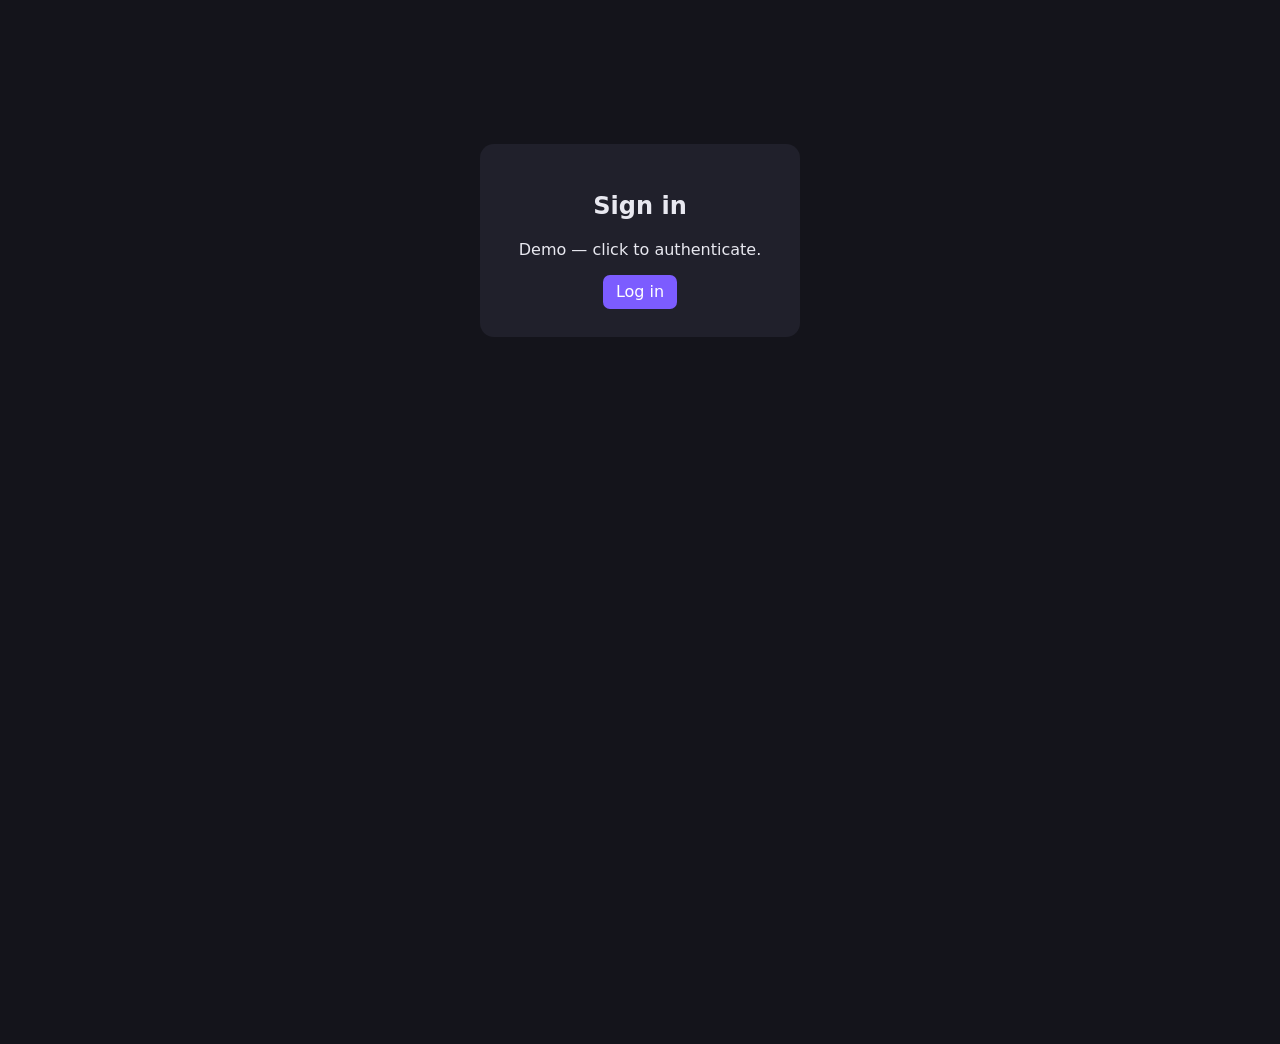
<file: test/demo.html>
<!doctype html>
<html>
    <head>
        <meta charset="utf-8" />
        <title>Plexus demo</title>
        <link rel="stylesheet" href="../src/dialog.css" />
        <link rel="stylesheet" href="../src/toast.css" />
        <style>
            :root {
                color-scheme: dark;
                --dlg-primary-bg: #7c5cff;
                --dlg-bg: #20202b;
                --toast-bg: #20202b;
            }
            * {
                box-sizing: border-box;
            }
            body {
                margin: 0;
                background: #14141b;
                color: #e8e8f0;
                font-family: system-ui, sans-serif;
            }
            #app {
                height: 100vh;
            }
            demo-dash {
                display: flex;
                height: 100vh;
            }
            .sidebar {
                width: 210px;
                background: #1c1c26;
                padding: 16px;
                display: flex;
                flex-direction: column;
                gap: 10px;
            }
            .brand {
                font-weight: 700;
                font-size: 1.2rem;
                margin-bottom: 8px;
            }
            .sidebar nav {
                display: flex;
                flex-direction: column;
                gap: 4px;
            }
            .sidebar a {
                color: #cdd;
                text-decoration: none;
                padding: 7px 10px;
                border-radius: 7px;
            }
            .sidebar a:hover {
                background: #262633;
            }
            .sidebar a[aria-current="page"] {
                background: #7c5cff;
                color: #fff;
            }
            .badge {
                margin-top: auto;
                opacity: 0.65;
                font-size: 0.85rem;
            }
            .dash-main {
                flex: 1;
                padding: 28px;
                overflow: auto;
            }
            .card {
                margin-top: 14px;
                background: #20202b;
                padding: 14px 16px;
                border-radius: 10px;
                display: inline-block;
            }
            .node-list {
                list-style: none;
                padding: 0;
                display: flex;
                flex-direction: column;
                gap: 8px;
                max-width: 460px;
            }
            .node-list li {
                display: flex;
                align-items: center;
                gap: 14px;
                background: #20202b;
                padding: 9px 12px;
                border-radius: 9px;
            }
            .nid {
                font-weight: 600;
            }
            .nmsg {
                opacity: 0.65;
                flex: 1;
            }
            .puredashboard-dialog__button {
                font: inherit;
                cursor: pointer;
                padding: 6px 12px;
                border-radius: 7px;
                border: 1px solid #3a3a48;
                background: transparent;
                color: inherit;
            }
            .puredashboard-dialog__button.puredashboard-dialog__button--primary {
                background: var(--dlg-primary-bg);
                border-color: transparent;
                color: #fff;
            }
            .login-card {
                max-width: 320px;
                margin: 16vh auto;
                text-align: center;
                background: #20202b;
                padding: 28px;
                border-radius: 14px;
            }
        </style>
    </head>
    <body>
        <div id="app"></div>
        <script type="module" src="./demo.js"></script>
    </body>
</html>
</file>
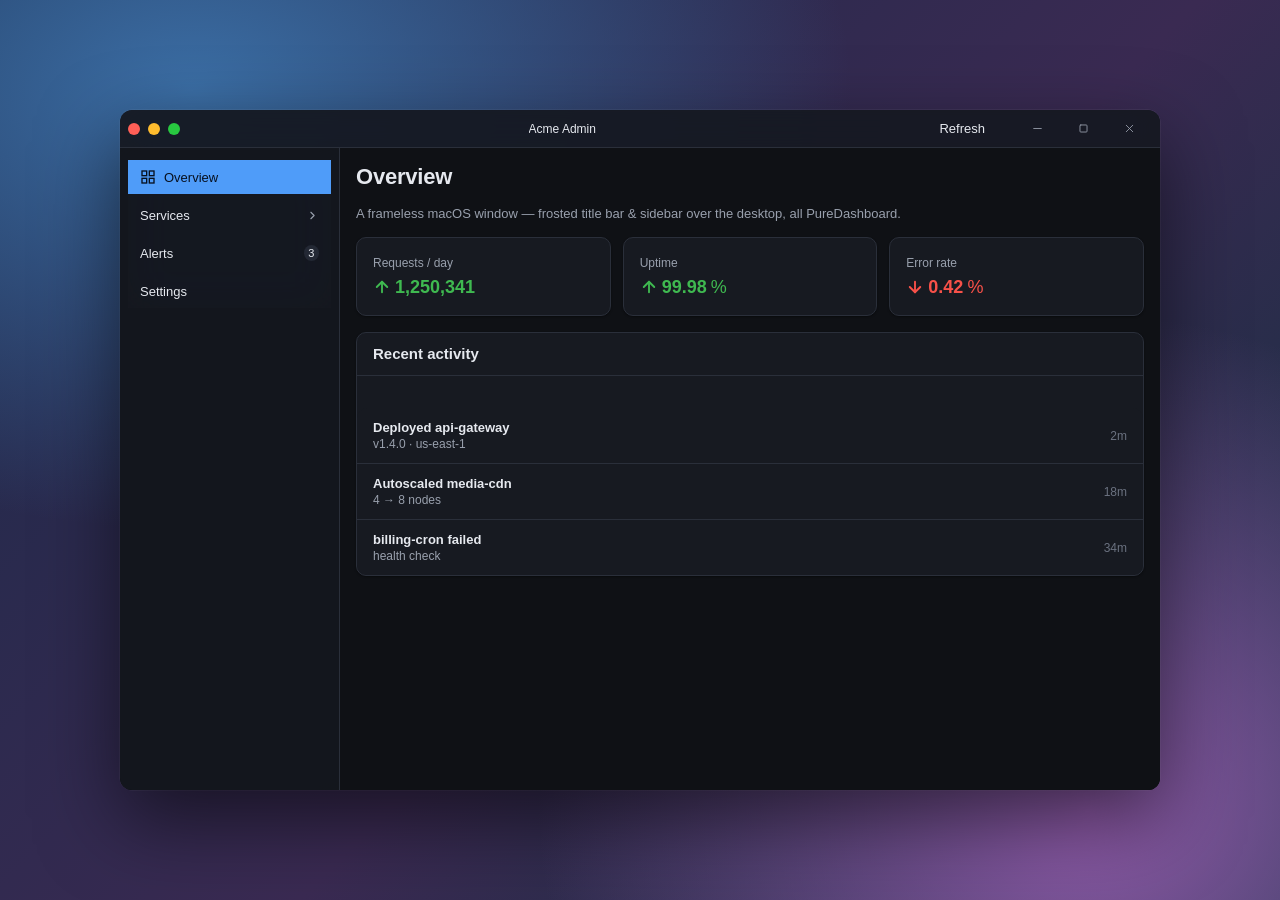
<file: test/desktop.html>
<!doctype html>
<html lang="en" data-theme="dark" data-skin="macos">
  <head>
    <meta charset="utf-8" />
    <meta name="viewport" content="width=device-width, initial-scale=1" />
    <title>PureDashboard — desktop (macOS skin) demo</title>

    <link rel="stylesheet" href="../src/theme/tokens.css" />
    <link rel="stylesheet" href="../src/theme/base.css" />
    <link rel="stylesheet" href="../src/theme/native.css" />   <!-- the macOS skin -->
    <link rel="stylesheet" href="../src/components.css" />

    <style>
      /* demo-only: fake a desktop so the window's vibrancy has a wallpaper to blur */
      html, body { height: 100%; margin: 0; }
      body {
        display: grid; place-items: center;
        background:
          radial-gradient(1200px 800px at 15% 10%, #3b6ea5 0%, transparent 55%),
          radial-gradient(1000px 900px at 85% 90%, #8e5aa8 0%, transparent 55%),
          linear-gradient(135deg, #1b2a4a, #3a2a52 55%, #123141);
        font: 13px var(--sans);
      }
      /* the app window — translucent so the wallpaper shows through the frosted chrome */
      .win {
        width: min(1040px, 94vw); height: min(680px, 92vh);
        display: flex; flex-direction: column;
        border-radius: 12px; overflow: hidden;
        background: color-mix(in srgb, var(--panel) 88%, transparent);
        box-shadow: 0 30px 80px rgba(0,0,0,.55), 0 0 0 0.5px rgba(255,255,255,.10);
      }
      .win puredashboard-layout { flex: 1 1 auto; min-height: 0; }
      /* macOS traffic-lights (fake — real ones come from the OS in a frameless window) */
      .lights { display: flex; gap: 8px; align-items: center; }
      .lights i { width: 12px; height: 12px; border-radius: 50%; display: inline-block; }
      .lights .r { background: #ff5f57; } .lights .y { background: #febc2e; } .lights .g { background: #28c840; }
      .content-body { display: grid; gap: 16px; }
      .kpis { display: grid; grid-template-columns: repeat(3, 1fr); gap: 12px; }
      .muted { color: var(--muted); }
    </style>
  </head>
  <body>
    <div class="win">
      <puredashboard-titlebar platform="mac" title="Acme Admin" controls>
        <span slot="leading" data-titlebar-leading class="lights"><i class="r"></i><i class="y"></i><i class="g"></i></span>
        <puredashboard-button variant="text" data-titlebar-trailing id="refresh">Refresh</puredashboard-button>
      </puredashboard-titlebar>

      <puredashboard-layout>
        <puredashboard-sider width="220">
          <puredashboard-nav id="nav" style="padding:8px"></puredashboard-nav>
        </puredashboard-sider>
        <puredashboard-content>
          <div class="content-body">
            <h1 style="margin:0;font-size:22px">Overview</h1>
            <p class="muted" style="margin:0">A frameless macOS window — frosted title bar &amp; sidebar over the desktop, all PureDashboard.</p>
            <div class="kpis" id="kpis"></div>
            <puredashboard-card title="Recent activity" id="card"></puredashboard-card>
          </div>
        </puredashboard-content>
      </puredashboard-layout>
    </div>

    <script type="module">
      import "../src/button.js"; import "../src/nav.js"; import "../src/card.js";
      import "../src/statistic.js"; import "../src/list.js"; import "../src/tag.js";
      import "../src/layout.js"; import "../src/titlebar.js";

      const h = (t, p, k) => { const n = Object.assign(document.createElement(t), p||{}); if (k) n.append(...[].concat(k)); return n; };

      document.getElementById("nav").items = [
        { label: "Overview", href: "#/", icon: '<svg viewBox="0 0 24 24" width="1em" height="1em" fill="none" stroke="currentColor" stroke-width="2"><rect x="3" y="3" width="7" height="7"/><rect x="14" y="3" width="7" height="7"/><rect x="14" y="14" width="7" height="7"/><rect x="3" y="14" width="7" height="7"/></svg>' },
        { label: "Services", href: "#/services", children: [ { label: "Web", href: "#/services/web" }, { label: "DB", href: "#/services/db" } ] },
        { label: "Alerts", href: "#/alerts", badge: "3" },
        { label: "Settings", href: "#/settings" },
      ];
      document.getElementById("nav").current = "#/";

      const kpi = (title, value, opts) => { const c = h("puredashboard-card"); c.append(h("puredashboard-statistic", Object.assign({ title, value }, opts||{}))); return c; };
      document.getElementById("kpis").append(
        kpi("Requests / day", 1250341, { trend: "up" }),
        kpi("Uptime", 99.98, { suffix: "%", precision: 2, trend: "up" }),
        kpi("Error rate", 0.42, { suffix: "%", precision: 2, trend: "down" }),
      );

      const list = h("puredashboard-list", { items: [
        { title: "Deployed api-gateway", description: "v1.4.0 · us-east-1", extra: "2m" },
        { title: "Autoscaled media-cdn", description: "4 → 8 nodes", extra: "18m" },
        { title: "billing-cron failed", description: "health check", extra: "34m" },
      ]});
      document.getElementById("card").append(list);

      // In a real Tauri/Wails app you'd wire these to the window API (see docs/DESKTOP.md).
      const bar = document.querySelector("puredashboard-titlebar");
      for (const ev of ["minimize","maximizetoggle","close"]) bar.addEventListener(ev, () => console.debug("window:", ev));

      requestAnimationFrame(() => requestAnimationFrame(() => { document.documentElement.dataset.ready = "1"; }));
    </script>
  </body>
</html>
</file>
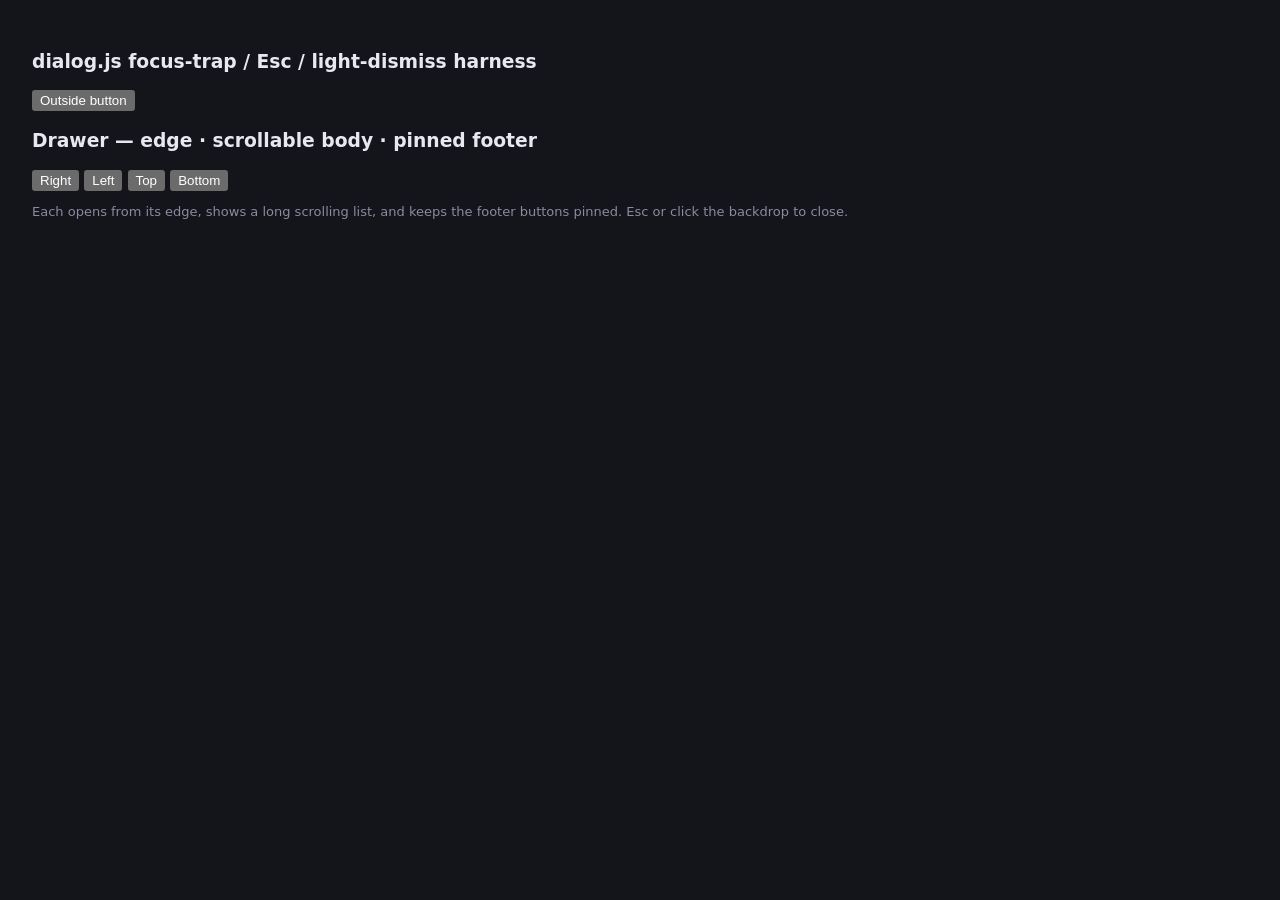
<file: test/dialog-harness.html>
<!doctype html>
<html>
    <head>
        <meta charset="utf-8" />
        <title>dialog.js — real-browser harness</title>
        <link rel="stylesheet" href="../src/dialog.css" />
        <style>
            /* Simulate an app's own theme: the overlay INHERITS this (font/color/scheme) and
     reads our brand via mapped --dlg-* tokens — no overlay edits needed. */
            :root {
                color-scheme: dark;
                --brand: #7c5cff;
                --dlg-primary-bg: var(--brand);
                --dlg-radius: 14px;
            }
            body {
                background: #14141b;
                color: #e8e8f0;
                font-family: system-ui, sans-serif;
                padding: 24px;
            }
        </style>
    </head>
    <body>
        <h3>dialog.js focus-trap / Esc / light-dismiss harness</h3>
        <button id="outside">Outside button</button>

        <h3>Drawer — edge · scrollable body · pinned footer</h3>
        <button data-drawer="right">Right</button>
        <button data-drawer="left">Left</button>
        <button data-drawer="top">Top</button>
        <button data-drawer="bottom">Bottom</button>
        <p style="color:#8a8aa0;font-size:13px">
            Each opens from its edge, shows a long scrolling list, and keeps the
            footer buttons pinned. Esc or click the backdrop to close.
        </p>

        <div id="log"></div>
        <script type="module">
            import { dialog, confirm, drawer } from "../src/dialog.js";

            for (const btn of document.querySelectorAll("[data-drawer]")) {
                btn.addEventListener("click", () => {
                    const pos = btn.dataset.drawer;
                    const d = drawer({
                        position: pos,
                        title: "Filters — " + pos,
                        content: (body) => {
                            for (let i = 1; i <= 30; i++) {
                                const p = document.createElement("p");
                                p.textContent = "Option " + i + " — a long enough list to force the body to scroll.";
                                body.append(p);
                            }
                        },
                        footer: (foot) => {
                            const row = document.createElement("div");
                            row.className = "puredashboard-dialog__actions";
                            const cancel = document.createElement("button");
                            cancel.className = "puredashboard-dialog__button";
                            cancel.textContent = "Cancel";
                            cancel.addEventListener("click", () => d.close("cancel"));
                            const apply = document.createElement("button");
                            apply.className = "puredashboard-dialog__button puredashboard-dialog__button--primary";
                            apply.textContent = "Apply";
                            apply.addEventListener("click", () => d.close("apply"));
                            row.append(cancel, apply);
                            foot.append(row);
                        },
                    });
                    d.closed.then((v) => {
                        document.getElementById("log").textContent = "drawer(" + pos + ") closed: " + (v ?? "");
                    });
                    d.show();
                });
            }
            window.__confirm = () => {
                window.__result = "pending";
                confirm("Delete it?", { title: "Confirm", danger: true }).then(
                    (v) => (window.__result = v),
                );
                return true;
            };
            window.__open = () => {
                const d = dialog({
                    title: "Test dialog",
                    content: (body) => {
                        const i = document.createElement("input");
                        i.id = "inside-input";
                        i.value = "hi";
                        body.append(i);
                        const b = document.createElement("button");
                        b.id = "inside-btn";
                        b.textContent = "Inside";
                        body.append(b);
                    },
                });
                d.closed.then((v) => {
                    document.getElementById("log").textContent =
                        "closed:" + (v ?? "");
                });
                window.__d = d.show();
                return true;
            };
        </script>
    </body>
</html>
</file>
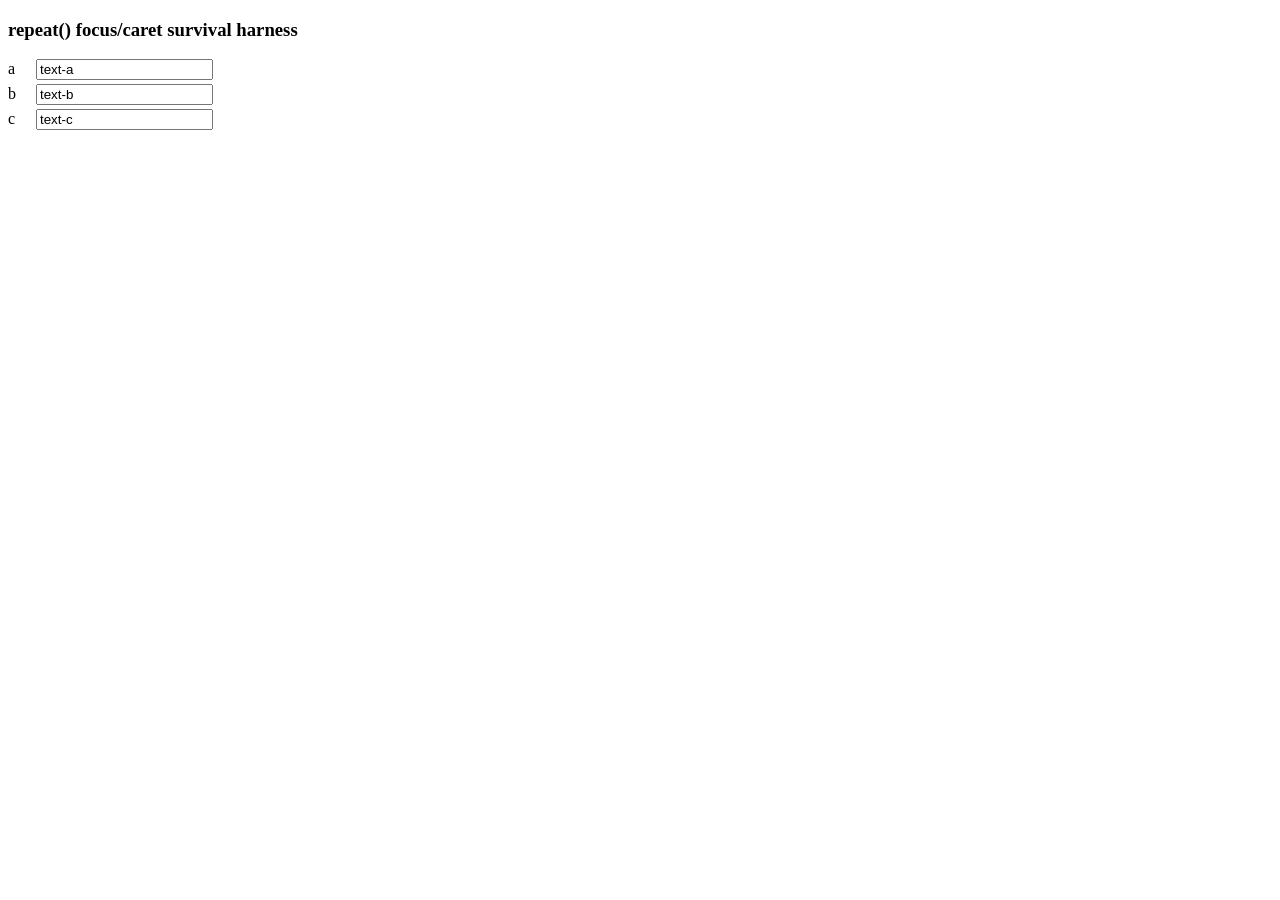
<file: test/focus.html>
<!doctype html>
<html>
    <head>
        <meta charset="utf-8" />
        <title>reactive.js — real-browser focus/caret test</title>
    </head>
    <body>
        <h3>repeat() focus/caret survival harness</h3>
        <div id="app"></div>
        <script type="module">
            // Imports the REAL engine (not a copy) so the browser exercises the same code
            // the jsdom tests do. Serve the repo over HTTP and open this page.
            import { html, repeat, renderResult } from "../src/reactive.js";

            const app = document.getElementById("app");
            let data = [{ id: "a" }, { id: "b" }, { id: "c" }];

            const view = () =>
                html`<div>
                    ${repeat(
                        data,
                        (d) => d.id,
                        (d) =>
                            html`<div
                                class="row"
                                data-k="${d.id}"
                                style="margin:4px 0"
                            >
                                <label style="display:inline-block;width:1.5em"
                                    >${d.id}</label
                                >
                                <input id="in-${d.id}" value="text-${d.id}" />
                            </div>`,
                    )}
                </div>`;

            const render = () => renderResult(view(), app);
            render();

            // Driver hook: reorder by id list, then re-render via the keyed reconciler.
            window.__reorder = (order) => {
                data = order.map((id) => ({ id }));
                render();
            };
        </script>
    </body>
</html>
</file>
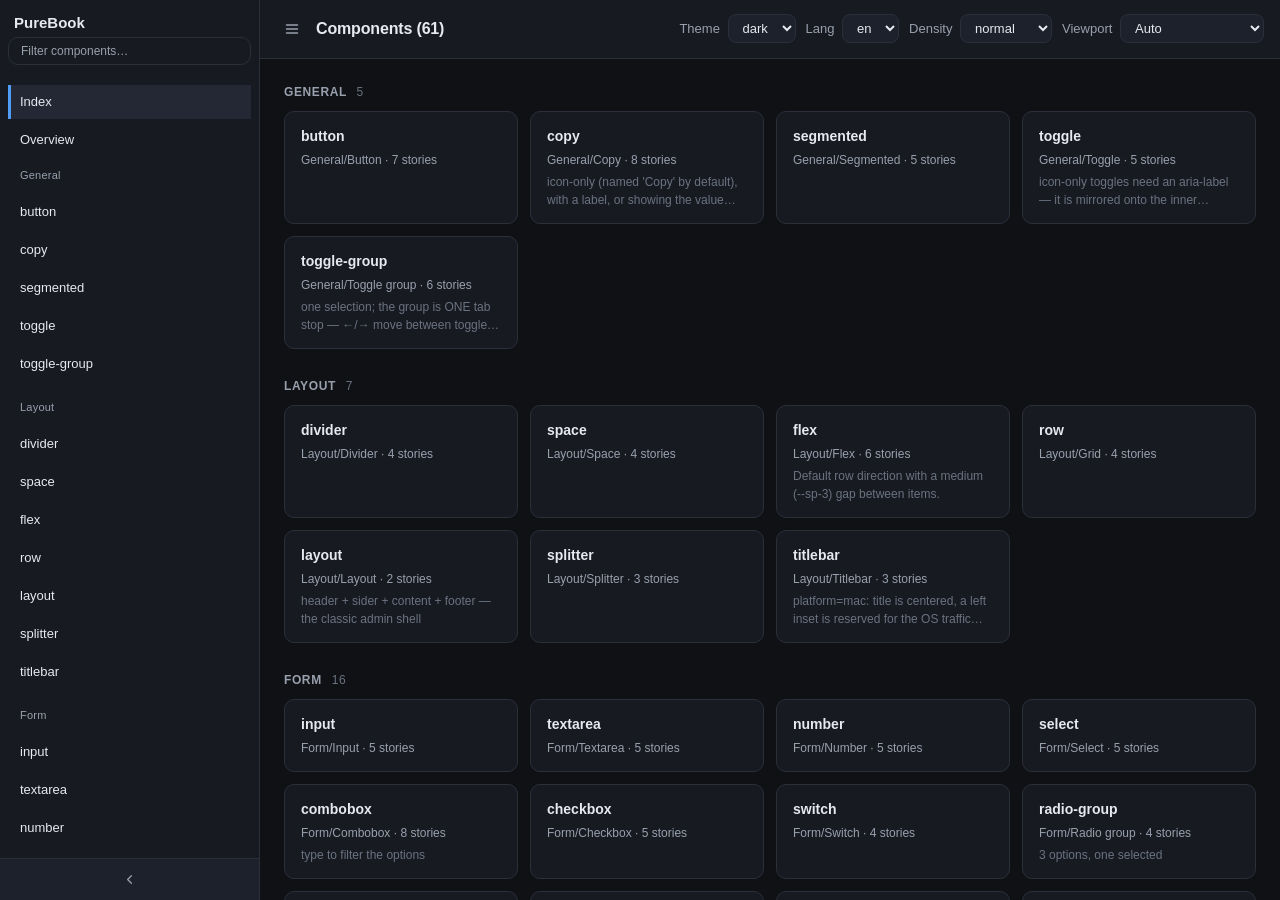
<file: test/gallery.html>
<!doctype html>
<html lang="en" data-theme="dark">
  <head>
    <meta charset="utf-8" />
    <meta name="viewport" content="width=device-width, initial-scale=1" />
    <title>PureBook — PureDashboard component gallery</title>

    <!-- tokens + base primitives + every component stylesheet + the gallery chrome -->
    <link rel="stylesheet" href="../src/theme/tokens.css" />
    <link rel="stylesheet" href="../src/theme/base.css" />
    <link rel="stylesheet" href="../src/components.css" />
    <link rel="stylesheet" href="../src/gallery.css" />
    <style> body { margin: 0; } </style>
  </head>
  <body>
    <script type="module">
      // Define every custom element so stories can create them …
      import "../src/table.js"; import "../src/upload.js"; import "../src/input.js"; import "../src/textarea.js";
      import "../src/number.js"; import "../src/select.js"; import "../src/combobox.js";
      import "../src/checkbox.js"; import "../src/switch.js"; import "../src/radio-group.js";
      import "../src/slider.js"; import "../src/date.js"; import "../src/time.js"; import "../src/datetime.js";
      import "../src/color.js"; import "../src/rate.js"; import "../src/form.js"; import "../src/field.js";
      import "../src/button.js"; import "../src/copy.js"; import "../src/divider.js"; import "../src/space.js";
      import "../src/grid.js"; import "../src/segmented.js"; import "../src/toggle.js"; import "../src/toggle-group.js"; import "../src/statistic.js";
      import "../src/tabs.js"; import "../src/breadcrumb.js"; import "../src/pagination.js";
      import "../src/steps.js"; import "../src/nav.js"; import "../src/menubar.js"; import "../src/card.js";
      import "../src/descriptions.js"; import "../src/tag.js"; import "../src/badge.js";
      import "../src/avatar.js"; import "../src/empty.js"; import "../src/collapse.js";
      import "../src/tree.js"; import "../src/list.js"; import "../src/json-view.js"; import "../src/lazy.js"; import "../src/timeline.js";
      import "../src/result.js"; import "../src/tooltip.js"; import "../src/popover.js";
      import "../src/popconfirm.js"; import "../src/alert.js"; import "../src/progress.js"; import "../src/meter.js";
      import "../src/spinner.js"; import "../src/skeleton.js"; import "../src/md.js";
      import "../src/flex.js"; import "../src/layout.js"; import "../src/splitter.js"; import "../src/titlebar.js";
      // … the gallery component itself, and the story registry.
      import "../src/gallery.js";
      import { STORIES } from "./stories/index.js";

      const g = document.createElement("puredashboard-gallery");
      g.route = true;               // mirror the view into the URL (?c=&s=&theme=&only=&overview=)
      g.stories = STORIES;
      document.body.append(g);
    </script>
  </body>
</html>
</file>
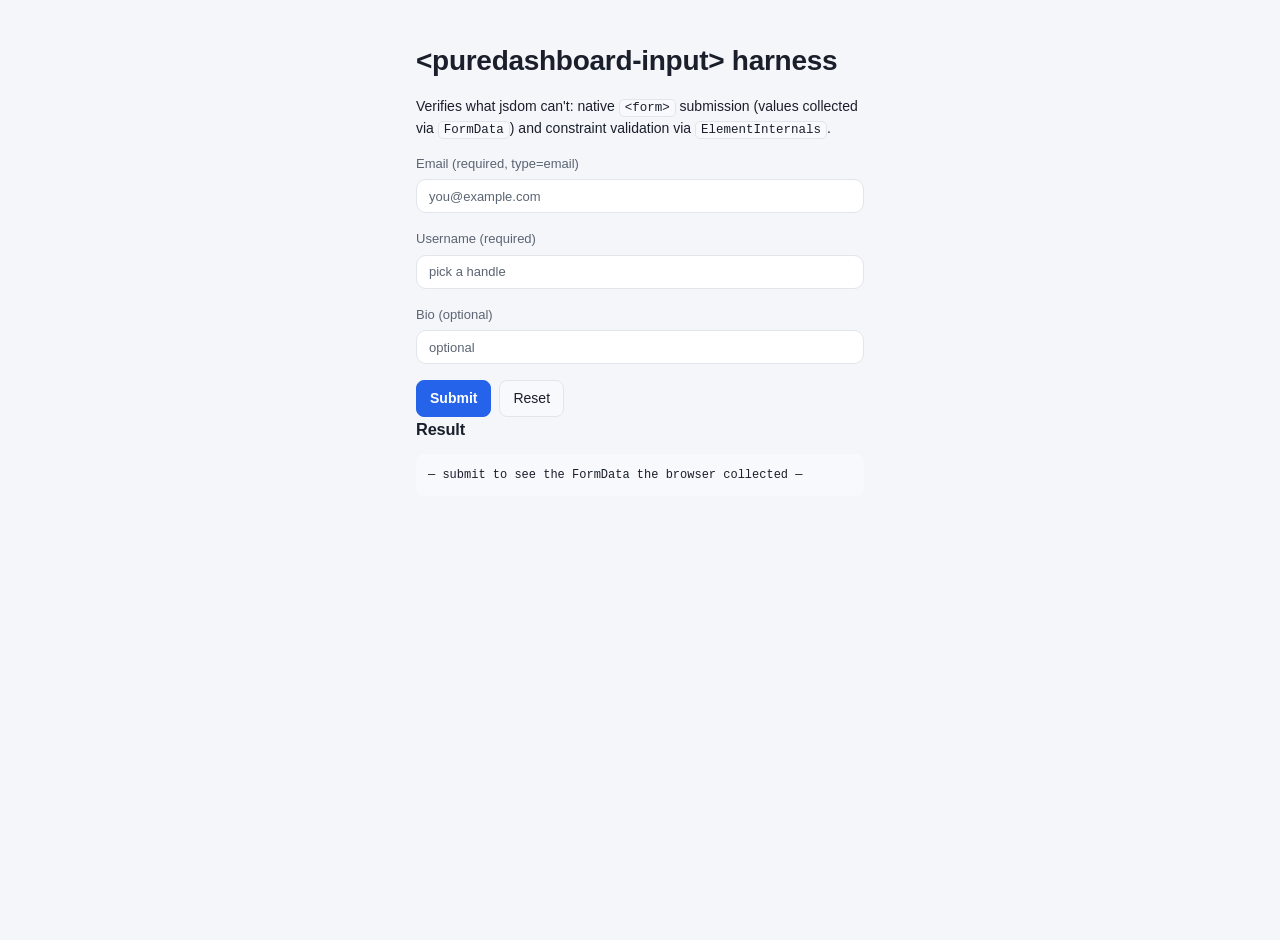
<file: test/input-harness.html>
<!doctype html>
<html lang="en">
  <head>
    <meta charset="utf-8" />
    <meta name="viewport" content="width=device-width, initial-scale=1" />
    <title>PureDashboard — &lt;puredashboard-input&gt; harness</title>
    <link rel="stylesheet" href="../src/input.css" />
    <link rel="stylesheet" href="../src/theme/dashboard.css" />
    <style>
      body { max-width: 480px; margin: 40px auto; padding: 0 16px; }
      form { display: grid; gap: 16px; }
      label { display: grid; gap: 6px; font-size: 13px; color: var(--muted); }
      .row { display: flex; gap: 8px; }
      pre { background: var(--panel-2); padding: 12px; border-radius: 8px; font-size: 12px; }
    </style>
  </head>
  <body>
    <h1>&lt;puredashboard-input&gt; harness</h1>
    <p>Verifies what jsdom can't: native <code>&lt;form&gt;</code> submission (values collected
      via <code>FormData</code>) and constraint validation via <code>ElementInternals</code>.</p>

    <form id="f">
      <label>Email (required, type=email)
        <puredashboard-input name="email" type="email" required placeholder="you@example.com"></puredashboard-input>
      </label>
      <label>Username (required)
        <puredashboard-input name="username" required placeholder="pick a handle"></puredashboard-input>
      </label>
      <label>Bio (optional)
        <puredashboard-input name="bio" placeholder="optional"></puredashboard-input>
      </label>
      <div class="row">
        <button type="submit" class="primary">Submit</button>
        <button type="reset">Reset</button>
      </div>
    </form>

    <h3>Result</h3>
    <pre id="out">— submit to see the FormData the browser collected —</pre>

    <script type="module">
      import "../src/input.js";
      const f = document.getElementById("f");
      const out = document.getElementById("out");
      f.addEventListener("submit", (e) => {
        e.preventDefault();
        const data = Object.fromEntries(new FormData(f).entries());
        out.textContent =
          "valid form: " + f.checkValidity() + "\n" +
          "FormData: " + JSON.stringify(data, null, 2);
      });
      f.addEventListener("reset", () => { out.textContent = "— form reset —"; });
      // Report per-field validity live so you can watch valueMissing / typeMismatch flip.
      f.addEventListener("input", () => {
        const fields = [...f.querySelectorAll("puredashboard-input")];
        out.textContent = fields
          .map((el) => `${el.getAttribute("name")}: valid=${el.checkValidity?.() ?? "n/a"} value=${JSON.stringify(el.value)}`)
          .join("\n");
      });
    </script>
  </body>
</html>
</file>
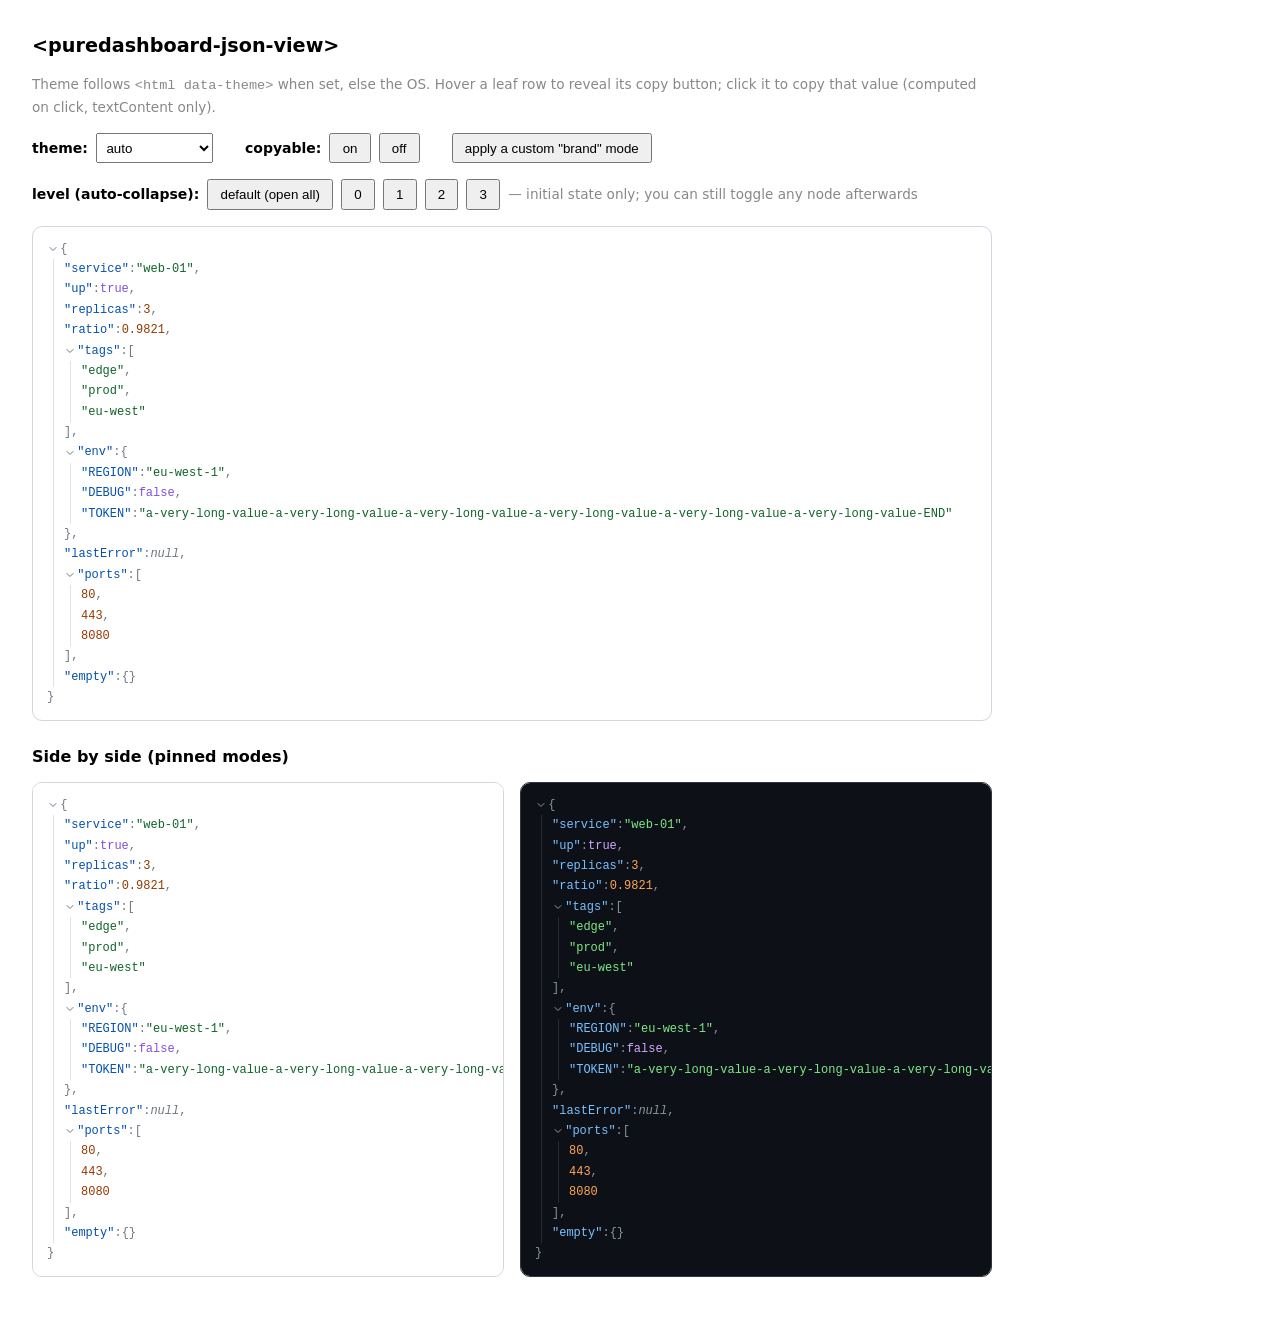
<file: test/json-view-harness.html>
<!doctype html>
<html lang="en">
<head>
  <meta charset="utf-8" />
  <meta name="viewport" content="width=device-width, initial-scale=1" />
  <title>puredashboard-json-view — harness</title>
  <!-- optional app tokens (component also works with none) -->
  <link rel="stylesheet" href="../src/theme/tokens.css" />
  <link rel="stylesheet" href="../src/json-view.css" />
  <style>
    body { font: 14px/1.5 system-ui, sans-serif; margin: 2rem; max-width: 60rem; }
    h1 { font-size: 1.2rem; }
    .bar { display: flex; flex-wrap: wrap; gap: .5rem; align-items: center; margin: 1rem 0; }
    .bar button { padding: .35rem .7rem; cursor: pointer; }
    puredashboard-json-view { margin-bottom: 1.5rem; }
    .note { color: #888; font-size: .85rem; }
    .grid { display: grid; grid-template-columns: 1fr 1fr; gap: 1rem; }
    @media (max-width: 720px) { .grid { grid-template-columns: 1fr; } }
  </style>
</head>
<body>
  <h1>&lt;puredashboard-json-view&gt;</h1>
  <p class="note">Theme follows <code>&lt;html data-theme&gt;</code> when set, else the OS. Hover a leaf row to reveal its copy button; click it to copy that value (computed on click, textContent only).</p>

  <div class="bar">
    <strong>theme:</strong>
    <select id="themePicker" style="padding:.35rem"></select>
    <span style="width:1rem"></span>
    <strong>copyable:</strong>
    <button data-copyable="true">on</button>
    <button data-copyable="false">off</button>
    <span style="width:1rem"></span>
    <button id="customMode">apply a custom "brand" mode</button>
  </div>

  <div class="bar">
    <strong>level (auto-collapse):</strong>
    <button data-level="">default (open all)</button>
    <button data-level="0">0</button>
    <button data-level="1">1</button>
    <button data-level="2">2</button>
    <button data-level="3">3</button>
    <span class="note">— initial state only; you can still toggle any node afterwards</span>
  </div>

  <puredashboard-json-view id="jv"></puredashboard-json-view>

  <h2 style="font-size:1rem">Side by side (pinned modes)</h2>
  <div class="grid">
    <puredashboard-json-view id="jvLight" theme="light"></puredashboard-json-view>
    <puredashboard-json-view id="jvDark" theme="dark"></puredashboard-json-view>
  </div>

  <script type="module">
    import { PuredashboardJsonView } from "../src/json-view.js";

    const data = {
      service: "web-01",
      up: true,
      replicas: 3,
      ratio: 0.9821,
      tags: ["edge", "prod", "eu-west"],
      env: { REGION: "eu-west-1", DEBUG: false, TOKEN: "a-very-long-value-".repeat(6) + "END" },
      lastError: null,
      ports: [80, 443, 8080],
      empty: {},
    };

    const jv = document.getElementById("jv");
    jv.data = data;
    document.getElementById("jvLight").data = data;
    document.getElementById("jvDark").data = data;

    // build the theme picker from the built-in list + "auto"
    const picker = document.getElementById("themePicker");
    for (const name of ["auto", ...PuredashboardJsonView.BUILT_IN_THEMES]) {
      const o = document.createElement("option");
      o.value = o.textContent = name;
      picker.append(o);
    }
    picker.value = "auto";
    picker.addEventListener("change", () => { jv.theme = picker.value; });

    for (const b of document.querySelectorAll("[data-copyable]"))
      b.addEventListener("click", () => { jv.copyable = b.dataset.copyable === "true"; });

    for (const b of document.querySelectorAll("[data-level]"))
      b.addEventListener("click", () => { jv.level = b.dataset.level === "" ? undefined : Number(b.dataset.level); });

    // a fully custom mode name, coloured entirely from data (no CSS block needed)
    document.getElementById("customMode").addEventListener("click", () => {
      jv.theme = "brand";
      jv.themes = {
        brand: { bg: "#1a1030", border: "#3b2a5a", text: "#e9d5ff", muted: "#a78bfa", key: "#f0abfc", string: "#fde68a", number: "#67e8f9", boolean: "#fca5a5", null: "#a78bfa" },
      };
      picker.value = "auto";
    });
  </script>
</body>
</html>
</file>
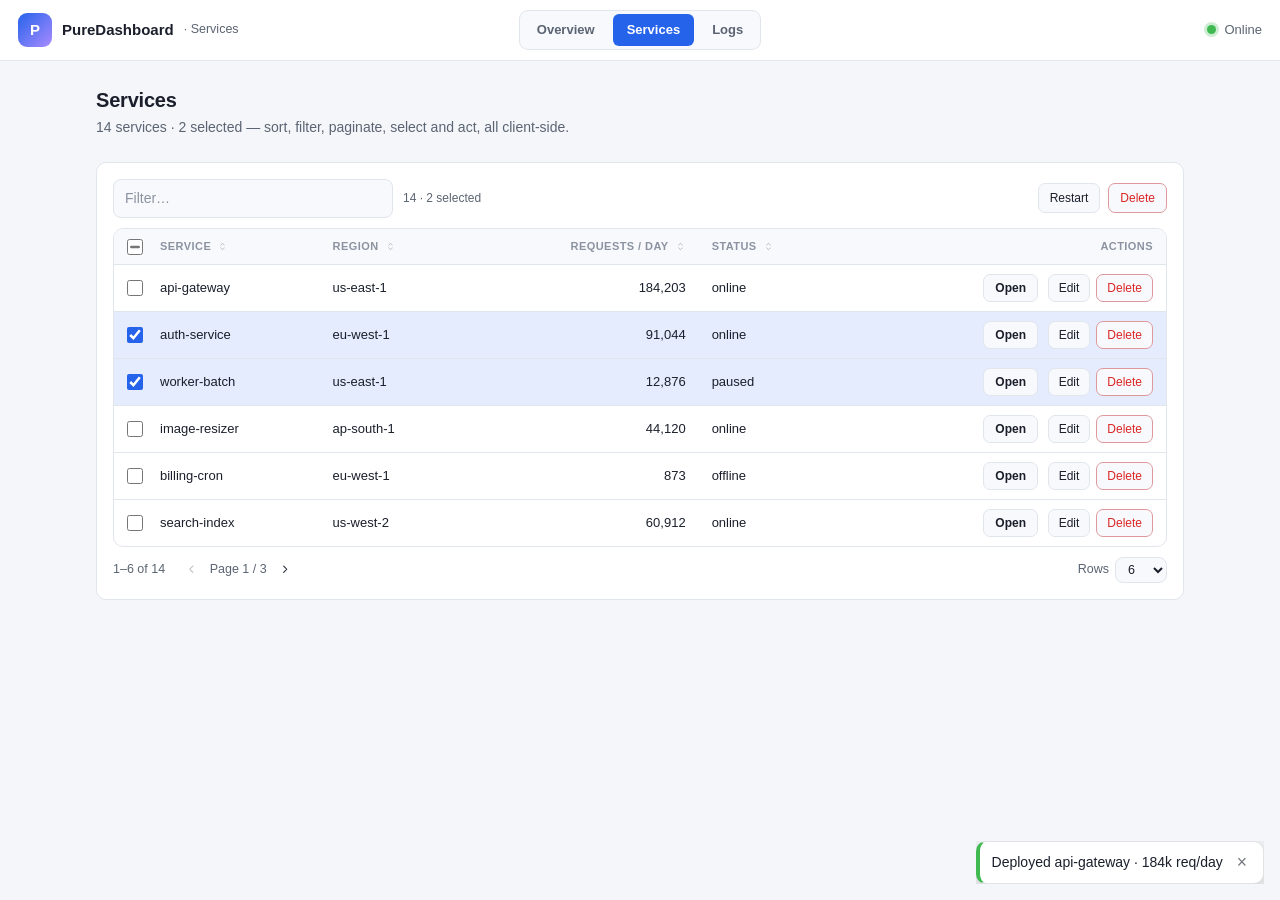
<file: test/showcase.html>
<!doctype html>
<html lang="en">
  <head>
    <meta charset="utf-8" />
    <meta name="viewport" content="width=device-width, initial-scale=1" />
    <title>PureDashboard — showcase</title>
    <!-- component CSS -->
    <link rel="stylesheet" href="../src/table.css" />
    <link rel="stylesheet" href="../src/menu.css" />
    <link rel="stylesheet" href="../src/menubar.css" />
    <link rel="stylesheet" href="../src/meter.css" />
    <link rel="stylesheet" href="../src/toggle.css" />
    <link rel="stylesheet" href="../src/toggle-group.css" />
    <link rel="stylesheet" href="../src/upload.css" />
    <link rel="stylesheet" href="../src/input.css" />
    <link rel="stylesheet" href="../src/textarea.css" />
    <link rel="stylesheet" href="../src/number.css" />
    <link rel="stylesheet" href="../src/checkbox.css" />
    <link rel="stylesheet" href="../src/switch.css" />
    <link rel="stylesheet" href="../src/select.css" />
    <link rel="stylesheet" href="../src/radio-group.css" />
    <link rel="stylesheet" href="../src/slider.css" />
    <link rel="stylesheet" href="../src/form.css" />
    <link rel="stylesheet" href="../src/tabs.css" />
    <link rel="stylesheet" href="../src/breadcrumb.css" />
    <link rel="stylesheet" href="../src/pagination.css" />
    <link rel="stylesheet" href="../src/steps.css" />
    <link rel="stylesheet" href="../src/nav.css" />
    <link rel="stylesheet" href="../src/card.css" />
    <link rel="stylesheet" href="../src/descriptions.css" />
    <link rel="stylesheet" href="../src/tag.css" />
    <link rel="stylesheet" href="../src/badge.css" />
    <link rel="stylesheet" href="../src/avatar.css" />
    <link rel="stylesheet" href="../src/empty.css" />
    <link rel="stylesheet" href="../src/collapse.css" />
    <link rel="stylesheet" href="../src/tree.css" />
    <link rel="stylesheet" href="../src/popover.css" />
    <link rel="stylesheet" href="../src/popconfirm.css" />
    <link rel="stylesheet" href="../src/tooltip.css" />
    <link rel="stylesheet" href="../src/alert.css" />
    <link rel="stylesheet" href="../src/progress.css" />
    <link rel="stylesheet" href="../src/spinner.css" />
    <link rel="stylesheet" href="../src/skeleton.css" />
    <link rel="stylesheet" href="../src/dialog.css" />
    <link rel="stylesheet" href="../src/toast.css" />
    <link rel="stylesheet" href="../src/md.css" />
    <link rel="stylesheet" href="../src/button.css" />
    <link rel="stylesheet" href="../src/copy.css" />
    <link rel="stylesheet" href="../src/divider.css" />
    <link rel="stylesheet" href="../src/space.css" />
    <link rel="stylesheet" href="../src/grid.css" />
    <link rel="stylesheet" href="../src/segmented.css" />
    <link rel="stylesheet" href="../src/statistic.css" />
    <link rel="stylesheet" href="../src/combobox.css" />
    <link rel="stylesheet" href="../src/date.css" />
    <link rel="stylesheet" href="../src/time.css" />
    <link rel="stylesheet" href="../src/rate.css" />
    <link rel="stylesheet" href="../src/color.css" />
    <link rel="stylesheet" href="../src/list.css" />
    <link rel="stylesheet" href="../src/json-view.css" />
    <link rel="stylesheet" href="../src/timeline.css" />
    <link rel="stylesheet" href="../src/result.css" />
    <!-- the OPT-IN theme: tokens + base + shell, all in one -->
    <link rel="stylesheet" href="../src/theme/dashboard.css" />
    <style>
      /* showcase-only helpers (not part of the library) */
      .gal-wrap { min-height: 100vh; display: grid; place-items: center; padding: 32px; }
      .cell { width: min(640px, 92vw); }
      .center { min-height: 100vh; display: grid; place-items: center; }
    </style>
  </head>
  <body>
    <script type="module">
      import "../src/table.js";
      import "../src/upload.js";
      import "../src/input.js";   // defines <puredashboard-input>
      import "../src/textarea.js";  // <puredashboard-textarea>
      import "../src/number.js";    // <puredashboard-number>
      import "../src/checkbox.js";  // <puredashboard-checkbox>
      import "../src/switch.js";    // <puredashboard-switch>
      import "../src/select.js";    // <puredashboard-select>
      import "../src/radio-group.js"; // <puredashboard-radio-group>
      import "../src/slider.js";    // <puredashboard-slider>
      import "../src/form.js";      // <puredashboard-form>
      import "../src/grid.js";      // <puredashboard-row> + <puredashboard-col>
      import "../src/button.js";    // <puredashboard-button>
      import "../src/copy.js";      // <puredashboard-copy>
      import "../src/divider.js";   // <puredashboard-divider>
      import "../src/space.js";     // <puredashboard-space>
      import "../src/segmented.js"; // <puredashboard-segmented>
      import "../src/toggle.js";    // <puredashboard-toggle>
      import "../src/toggle-group.js"; // <puredashboard-toggle-group>
      import "../src/statistic.js"; // <puredashboard-statistic>
      import "../src/combobox.js";  // <puredashboard-combobox>
      import "../src/date.js";      // <puredashboard-date>
      import "../src/time.js";      // <puredashboard-time>
      import "../src/rate.js";      // <puredashboard-rate>
      import "../src/color.js";     // <puredashboard-color>
      import "../src/list.js";      // <puredashboard-list>
      import "../src/json-view.js"; // <puredashboard-json-view>
      import "../src/timeline.js";  // <puredashboard-timeline>
      import "../src/result.js";    // <puredashboard-result>
      import "../src/tabs.js";      // <puredashboard-tabs>
      import "../src/breadcrumb.js"; // <puredashboard-breadcrumb>
      import "../src/pagination.js"; // <puredashboard-pagination>
      import "../src/steps.js";     // <puredashboard-steps>
      import "../src/nav.js";       // <puredashboard-nav>
      import "../src/menubar.js";   // <puredashboard-menubar>
      import "../src/card.js";      // <puredashboard-card>
      import "../src/descriptions.js"; // <puredashboard-descriptions>
      import "../src/tag.js";       // <puredashboard-tag>
      import "../src/badge.js";     // <puredashboard-badge>
      import "../src/avatar.js";    // <puredashboard-avatar>
      import "../src/empty.js";     // <puredashboard-empty>
      import "../src/collapse.js";  // <puredashboard-collapse>
      import "../src/tree.js";      // <puredashboard-tree>
      import "../src/popover.js";   // <puredashboard-popover>
      import "../src/popconfirm.js"; // <puredashboard-popconfirm>
      import "../src/tooltip.js";   // <puredashboard-tooltip>
      import "../src/alert.js";     // <puredashboard-alert>
      import "../src/progress.js";  // <puredashboard-progress>
      import "../src/meter.js";     // <puredashboard-meter>
      import "../src/spinner.js";   // <puredashboard-spinner>
      import "../src/skeleton.js";  // <puredashboard-skeleton>
      import "../src/md.js";   // defines <puredashboard-markdown>
      import { menu } from "../src/menu.js";
      import { dialog } from "../src/dialog.js";
      import { toast } from "../src/toast.js";

      const params = new URLSearchParams(location.search);
      const shot = params.get("shot") || "hero";
      const theme = params.get("theme");
      if (theme) document.documentElement.dataset.theme = theme;
      const lang = params.get("lang") || "en";
      const vi = lang === "vi";
      if (vi) document.documentElement.lang = "vi";

      // Vietnamese overrides for the table's user-facing strings (all via `labels`).
      const VI_LABELS = {
        filter: "Lọc…",
        filterAria: "Lọc dòng",
        actions: "Thao tác",
        open: "Mở",
        empty: "Chưa có dữ liệu.",
        rows: "Số dòng",
        page: (p, n) => `Trang ${p} / ${n}`,
        range: (a, b, total) => `${a}–${b} trên ${total}`,
        selected: (n) => `đã chọn ${n}`,
        selectAll: "Chọn tất cả",
        selectRow: "Chọn dòng",
        prevPage: "Trang trước",
        nextPage: "Trang sau",
      };
      // Column headers + row actions, localised.
      const T = vi
        ? { service: "Dịch vụ", region: "Khu vực", reqs: "Lượt / ngày", status: "Trạng thái",
            edit: "Sửa", delete: "Xoá", restart: "Khởi động lại",
            navServices: "Dịch vụ", navOverview: "Tổng quan", navLogs: "Nhật ký",
            online: "Trực tuyến", brandSuffix: "· Dịch vụ",
            title: "Dịch vụ", sub: "14 dịch vụ · đã chọn 2 — sắp xếp, lọc, phân trang, chọn và thao tác, tất cả phía client." }
        : { service: "Service", region: "Region", reqs: "Requests / day", status: "Status",
            edit: "Edit", delete: "Delete", restart: "Restart",
            navServices: "Services", navOverview: "Overview", navLogs: "Logs",
            online: "Online", brandSuffix: "· Services",
            title: "Services", sub: "14 services · 2 selected — sort, filter, paginate, select and act, all client-side." };

      const ICON_PENCIL = '<svg viewBox="0 0 24 24" width="1em" height="1em" fill="none" stroke="currentColor" stroke-width="2" stroke-linecap="round" stroke-linejoin="round"><path d="M12 20h9"/><path d="M16.5 3.5a2.12 2.12 0 0 1 3 3L7 19l-4 1 1-4Z"/></svg>';
      const ICON_DUP = '<svg viewBox="0 0 24 24" width="1em" height="1em" fill="none" stroke="currentColor" stroke-width="2" stroke-linecap="round" stroke-linejoin="round"><rect x="9" y="9" width="11" height="11" rx="2"/><path d="M5 15V5a2 2 0 0 1 2-2h10"/></svg>';
      const ICON_TRASH = '<svg viewBox="0 0 24 24" width="1em" height="1em" fill="none" stroke="currentColor" stroke-width="2" stroke-linecap="round" stroke-linejoin="round"><path d="M3 6h18"/><path d="M19 6v14a2 2 0 0 1-2 2H7a2 2 0 0 1-2-2V6m3 0V4a2 2 0 0 1 2-2h4a2 2 0 0 1 2 2v2"/></svg>';

      const SAMPLE = [
        { name: "api-gateway",    region: "us-east-1",  reqs: 184203, status: "online" },
        { name: "auth-service",   region: "eu-west-1",  reqs: 91044,  status: "online" },
        { name: "worker-batch",   region: "us-east-1",  reqs: 12876,  status: "paused" },
        { name: "image-resizer",  region: "ap-south-1", reqs: 44120,  status: "online" },
        { name: "billing-cron",   region: "eu-west-1",  reqs: 873,    status: "offline" },
        { name: "search-index",   region: "us-west-2",  reqs: 60912,  status: "online" },
        { name: "notify-fanout",  region: "us-east-1",  reqs: 30188,  status: "online" },
        { name: "report-builder", region: "eu-west-1",  reqs: 5421,   status: "paused" },
        { name: "media-cdn",      region: "ap-south-1", reqs: 220934, status: "online" },
        { name: "audit-log",      region: "us-west-2",  reqs: 18250,  status: "online" },
        { name: "webhook-relay",  region: "eu-west-1",  reqs: 7733,   status: "offline" },
        { name: "thumb-worker",   region: "ap-south-1", reqs: 26604,  status: "online" },
        { name: "rate-limiter",   region: "us-east-1",  reqs: 132770, status: "online" },
        { name: "session-store",  region: "us-west-2",  reqs: 98410,  status: "online" },
      ];
      const fmt = (n) => n.toLocaleString("en-US");

      function makeTable({ preselect = [] } = {}) {
        const t = document.createElement("puredashboard-table");
        t.columns = [
          { key: "name", label: T.service, sortable: true },
          { key: "region", label: T.region, sortable: true },
          { key: "reqs", label: T.reqs, sortable: true, align: "right", render: (r) => fmt(r.reqs) },
          { key: "status", label: T.status, sortable: true },
        ];
        t.rows = SAMPLE;
        t.rowKey = (r) => r.name;
        t.getHref = (r) => "#/services/" + r.name;
        t.selectable = true;
        t.actions = [
          { name: "edit", label: T.edit },
          { name: "delete", label: T.delete, danger: true },
        ];
        t.bulkActions = [
          { name: "restart", label: T.restart },
          { name: "delete", label: T.delete, danger: true },
        ];
        t.pageSize = 6;                 // turn on pagination …
        t.pageSizes = [6, 10, 25];      // … with a rows-per-page selector
        if (vi) t.labels = VI_LABELS;   // localise every built-in string
        if (preselect.length) t._sel = new Set(preselect);   // seed selection (showcase only)
        return t;
      }

      const MD_SOURCE =
        "## Release notes\n\n" +
        "**v1.4** ships safe Markdown — rendered with `textContent` only, so it's\n" +
        "XSS-safe for untrusted input.\n\n" +
        "- Headings, **bold**, _italic_, `code`\n" +
        "- Lists, quotes, tables, links\n" +
        "- Fenced code blocks\n\n" +
        "> Links are whitelisted to http/https/mailto — [see the docs](https://example.com).\n\n" +
        "| Module | Lines |\n|---|---:|\n| reactive.js | 330 |\n| router.js | 260 |\n";

      // Build the full dashboard shell (used by the hero shot).
      function shell(pageTitle, pageSub, cardKids) {
        document.body.innerHTML = `
          <header>
            <div class="brand"><span class="logo">P</span> PureDashboard <small></small></div>
            <nav class="tabs">
              <a class="tab" href="#/overview"></a>
              <a class="tab" aria-current="page" href="#/services"></a>
              <a class="tab" href="#/logs"></a>
            </nav>
            <div class="header-right"><span class="health"><span class="dot up"></span> <span class="health-text"></span></span></div>
          </header>
          <main><div class="page">
            <h1 class="page-title"></h1>
            <p class="page-sub"></p>
            <div class="card"></div>
          </div></main>`;
        document.querySelector(".brand small").textContent = T.brandSuffix;
        const tabs = document.querySelectorAll(".tab");
        tabs[0].textContent = T.navOverview;
        tabs[1].textContent = T.navServices;
        tabs[2].textContent = T.navLogs;
        document.querySelector(".health-text").textContent = T.online;
        document.querySelector(".page-title").textContent = pageTitle;
        document.querySelector(".page-sub").textContent = pageSub;
        document.querySelector(".card").append(...cardKids);
      }

      // A centered card for the gallery close-ups.
      function gallery(kids, { wide = false } = {}) {
        const wrap = document.createElement("div");
        wrap.className = "gal-wrap";
        const card = document.createElement("div");
        card.className = "card cell";
        if (wide) card.style.width = "min(980px, 94vw)";
        card.append(...kids);
        wrap.append(card);
        document.body.append(wrap);
      }
      function centerStage() {
        const d = document.createElement("div");
        d.className = "center";
        document.body.append(d);
        return d;
      }

      if (shot === "hero") {
        shell(T.title, T.sub, [makeTable({ preselect: ["auth-service", "worker-batch"] })]);
        const toastMsg = vi ? "Đã triển khai api-gateway · 184k lượt/ngày" : "Deployed api-gateway · 184k req/day";
        setTimeout(() => toast.success(toastMsg, { duration: 0 }), 60);
      } else if (shot === "table") {
        gallery([makeTable({ preselect: ["auth-service"] })], { wide: true });
      } else if (shot === "upload") {
        const up = document.createElement("puredashboard-upload");
        up.multiple = true; up.accept = "image/*";
        up.labels = { browse: "Drag & drop images, or click to browse" };
        gallery([up]);
      } else if (shot === "markdown") {
        const md = document.createElement("puredashboard-markdown");
        md.value = MD_SOURCE;
        gallery([md]);
      } else if (shot === "input") {
        const field = (props) => Object.assign(document.createElement("puredashboard-input"), props);
        const wrap = document.createElement("div");
        wrap.style.cssText = "display:grid;gap:14px";
        const mk = (labelText, el) => {
          const l = document.createElement("label");
          l.style.cssText = "display:grid;gap:6px;font-size:13px;color:var(--muted)";
          const span = document.createElement("span");
          span.textContent = labelText;
          l.append(span, el);
          return l;
        };
        wrap.append(
          mk(vi ? "Email" : "Email", field({ type: "email", placeholder: "you@example.com", value: "" })),
          mk(vi ? "Mật khẩu" : "Password", field({ type: "password", placeholder: "••••••••" })),
          mk(vi ? "Nhỏ (sm)" : "Small (sm)", field({ size: "sm", placeholder: "small" })),
          mk(vi ? "Lớn (lg)" : "Large (lg)", field({ size: "lg", placeholder: "large" })),
          mk(vi ? "Có lỗi" : "With error", field({ value: "not-an-email", error: vi ? "Email không hợp lệ." : "That email looks invalid." })),
          mk(vi ? "Bị khoá" : "Disabled", field({ value: "read only", disabled: true })),
        );
        gallery([wrap]);
      } else if (shot === "forms") {
        // the M2 form family together: textarea, number, checkbox, switch
        const wrap = document.createElement("div");
        wrap.style.cssText = "display:grid;gap:16px";
        const mk = (labelText, el) => {
          const l = document.createElement("label");
          l.style.cssText = "display:grid;gap:6px;font-size:13px;color:var(--muted)";
          const s = document.createElement("span"); s.textContent = labelText;
          l.append(s, el); return l;
        };
        const el = (tag, props) => Object.assign(document.createElement(tag), props);
        const region = el("puredashboard-select", {
          placeholder: vi ? "Chọn khu vực…" : "Choose a region…",
          options: [
            { value: "us-east-1", label: "us-east-1" },
            { value: "eu-west-1", label: "eu-west-1" },
            { value: "ap-south-1", label: "ap-south-1" },
          ],
        });
        const plan = el("puredashboard-radio-group", {
          value: "pro",
          options: [
            { value: "free", label: "Free" },
            { value: "pro", label: "Pro" },
            { value: "enterprise", label: vi ? "Doanh nghiệp" : "Enterprise" },
          ],
        });
        const qty = el("puredashboard-number", { min: 0, max: 10, step: 1, value: "3" });
        const cpu = el("puredashboard-slider", { min: 1, max: 16, step: 1, value: "8", showValue: true });
        const bio = el("puredashboard-textarea", { rows: 3, placeholder: vi ? "Giới thiệu ngắn…" : "Short bio…" });
        const tos = el("puredashboard-checkbox", { label: vi ? "Tôi đồng ý điều khoản" : "I accept the terms", required: true });
        const notify = el("puredashboard-switch", { label: vi ? "Nhận thông báo" : "Email notifications", checked: true });
        wrap.append(
          mk(vi ? "Khu vực" : "Region", region),
          mk(vi ? "Gói" : "Plan", plan),
          mk(vi ? "Số lượng" : "Quantity", qty),
          mk(vi ? "Số CPU" : "CPU cores", cpu),
          mk(vi ? "Tiểu sử" : "Bio", bio),
          tos, notify,
        );
        gallery([wrap]);
      } else if (shot === "nav") {
        const el = (tag, props) => Object.assign(document.createElement(tag), props);
        const wrap = document.createElement("div");
        wrap.style.cssText = "display:grid;gap:20px";
        const crumb = el("puredashboard-breadcrumb", { items: [
          { label: vi ? "Trang chủ" : "Home", href: "#/" },
          { label: vi ? "Dịch vụ" : "Services", href: "#/services" },
          { label: "api-gateway" },
        ]});
        const tabs = el("puredashboard-tabs", { value: "logs", tabs: [
          { id: "overview", label: vi ? "Tổng quan" : "Overview" },
          { id: "logs", label: vi ? "Nhật ký" : "Logs" },
          { id: "settings", label: vi ? "Cài đặt" : "Settings", disabled: true },
        ]});
        const steps = el("puredashboard-steps", { current: 1, steps: [
          { label: vi ? "Cấu hình" : "Configure" },
          { label: vi ? "Xem lại" : "Review" },
          { label: vi ? "Triển khai" : "Deploy" },
        ]});
        const pager = el("puredashboard-pagination", { page: 5, total: 200, pageSize: 10 });
        const bar = el("puredashboard-menubar", { menus: [
          { label: vi ? "Tệp" : "File", items: [
            { label: vi ? "Tệp mới" : "New file", value: "new", shortcut: "⌘N" },
            { separator: true },
            { label: vi ? "Xuất ra" : "Export as", items: [{ label: "JSON", value: "json" }, { label: "CSV", value: "csv" }] },
          ] },
          { label: vi ? "Sửa" : "Edit", items: [
            { label: vi ? "Hoàn tác" : "Undo", value: "undo", shortcut: "⌘Z" },
            { label: vi ? "Làm lại" : "Redo", value: "redo", shortcut: "⇧⌘Z", disabled: true },
          ] },
          { label: vi ? "Xem" : "View", items: [
            { label: vi ? "Thanh bên" : "Sidebar", checked: true },
            { label: vi ? "Thanh trạng thái" : "Status bar", checked: false },
          ] },
        ]});
        wrap.append(crumb, bar, tabs, steps, pager);
        gallery([wrap], { wide: true });
      } else if (shot === "data") {
        const el = (tag, props, kids) => { const n = Object.assign(document.createElement(tag), props || {}); if (kids) n.append(...kids); return n; };
        const card = el("puredashboard-card", { title: vi ? "api-gateway" : "api-gateway" });
        const desc = el("puredashboard-descriptions", { columns: 2, bordered: true, items: [
          { label: vi ? "Khu vực" : "Region", value: "us-east-1" },
          { label: vi ? "Trạng thái" : "Status", value: "online" },
          { label: vi ? "Phiên bản" : "Version", value: "v1.4.0" },
          { label: vi ? "Lượt/ngày" : "Requests/day", value: "184,203" },
        ]});
        const row = el("div", {}); row.style.cssText = "display:flex;gap:8px;align-items:center;margin-top:12px;flex-wrap:wrap";
        row.append(
          el("puredashboard-avatar", { name: "Ada Lovelace" }),
          el("puredashboard-tag", { color: "success" }, [document.createTextNode("online")]),
          el("puredashboard-tag", { color: "warning", round: true }, [document.createTextNode("beta")]),
          el("puredashboard-tag", { color: "danger", closable: true }, [document.createTextNode("deprecated")]),
          el("puredashboard-badge", { count: 5 }, [el("button", { textContent: vi ? "Cảnh báo" : "Alerts" })]),
        );
        card.append(desc, row);
        const emptyCard = el("puredashboard-card", { title: vi ? "Nhật ký" : "Logs" });
        emptyCard.append(el("puredashboard-empty", { description: vi ? "Chưa có nhật ký" : "No logs yet" }, [el("button", { className: "primary", textContent: vi ? "Làm mới" : "Refresh" })]));
        const wrap = el("div", {}); wrap.style.cssText = "display:grid;gap:20px";
        wrap.append(card, emptyCard);
        gallery([wrap], { wide: true });
      } else if (shot === "json") {
        const jv = document.createElement("puredashboard-json-view");
        jv.theme = theme || "auto";            // match the requested light/dark for the shot
        jv.data = {
          service: "api-gateway",
          region: "us-east-1",
          up: true,
          replicas: 8,
          ratio: 0.9998,
          tags: ["edge", "prod", "eu-west"],
          env: { REGION: "us-east-1", DEBUG: false, retries: 2 },
          ports: [80, 443, 8080],
          lastError: null,
        };
        gallery([jv], { wide: true });
      } else if (shot === "interactive") {
        const el = (tag, props, kids) => { const n = Object.assign(document.createElement(tag), props || {}); if (kids) n.append(...kids); return n; };
        const wrap = el("div", {}); wrap.style.cssText = "display:grid;gap:20px";
        const tree = el("puredashboard-tree", { expandedKeys: ["src"], selectedKey: "reactive", nodes: [
          { id: "src", label: "src", children: [
            { id: "reactive", label: "reactive.js" },
            { id: "table", label: "table.js" },
            { id: "theme", label: "theme", children: [{ id: "tokens", label: "tokens.css" }] },
          ]},
          { id: "docs", label: "docs" },
        ]});
        const acc = el("puredashboard-collapse", { value: "a", items: [
          { key: "a", header: vi ? "Cấu hình chung" : "General settings", content: vi ? "Tuỳ chọn cơ bản của dịch vụ." : "Basic service options." },
          { key: "b", header: vi ? "Nâng cao" : "Advanced", content: vi ? "Cấu hình nâng cao." : "Advanced configuration." },
        ]});
        const tip = el("puredashboard-tooltip", { text: vi ? "Khởi động lại dịch vụ" : "Restart the service" }, [el("button", { textContent: vi ? "Khởi động lại" : "Restart" })]);
        const pop = el("puredashboard-popover", {});
        const trg = el("button", { textContent: vi ? "Chi tiết ▾" : "Details ▾" }); trg.setAttribute("data-popover-trigger", "");
        const pc = el("div", {}); pc.setAttribute("data-popover-content", ""); pc.style.cssText = "padding:12px;min-width:180px"; pc.textContent = vi ? "Nội dung popover" : "Popover content";
        pop.append(trg, pc);
        const row = el("div", {}); row.style.cssText = "display:flex;gap:12px;align-items:center";
        row.append(tip, pop);
        wrap.append(tree, acc, row);
        gallery([wrap], { wide: true });
      } else if (shot === "feedback") {
        const el = (tag, props, kids) => { const n = Object.assign(document.createElement(tag), props || {}); if (kids) n.append(...kids); return n; };
        const wrap = el("div", {}); wrap.style.cssText = "display:grid;gap:16px";
        wrap.append(
          el("puredashboard-alert", { type: "success", title: vi ? "Đã triển khai" : "Deployed", message: vi ? "api-gateway đang chạy." : "api-gateway is live.", closable: true }),
          el("puredashboard-alert", { type: "warning", message: vi ? "Sắp hết hạn ngạch." : "Approaching quota." }),
          el("puredashboard-alert", { type: "error", title: vi ? "Lỗi" : "Error", message: vi ? "billing-cron thất bại." : "billing-cron failed health check." }),
          el("puredashboard-progress", { value: 66, showInfo: true }),
          el("puredashboard-progress", { value: 100, status: "success" }),
          el("puredashboard-progress", { variant: "circle", value: 42 }),
          el("puredashboard-meter", { label: vi ? "Đĩa đã dùng" : "Disk used", value: 88, low: 60, high: 80, optimum: 0 }),
          el("puredashboard-meter", { label: vi ? "Bộ nhớ" : "Memory", value: 6.4, max: 16, format: { style: "unit", unit: "gigabyte", maximumFractionDigits: 1 }, locale: vi ? "vi-VN" : "en-US" }),
          (() => { const r = el("div", {}); r.style.cssText = "display:flex;gap:16px;align-items:center"; r.append(el("puredashboard-spinner", { labelVisible: true }), el("puredashboard-progress", { indeterminate: true })); return r; })(),
          el("puredashboard-skeleton", { variant: "text", lines: 3 }),
        );
        gallery([wrap], { wide: true });
      } else if (shot === "entry") {
        const el = (tag, props) => Object.assign(document.createElement(tag), props || {});
        const wrap = el("div"); wrap.style.cssText = "display:grid;gap:16px";
        const mk = (labelText, node) => { const l = document.createElement("label"); l.style.cssText = "display:grid;gap:6px;font-size:13px;color:var(--muted)"; const s = document.createElement("span"); s.textContent = labelText; l.append(s, node); return l; };
        wrap.append(
          mk(vi ? "Khu vực" : "Region", el("puredashboard-combobox", { placeholder: vi ? "Tìm khu vực…" : "Search region…", options: [
            { value: "us-east-1", label: "us-east-1" }, { value: "us-west-2", label: "us-west-2" },
            { value: "eu-west-1", label: "eu-west-1" }, { value: "ap-south-1", label: "ap-south-1" },
          ]})),
          mk(vi ? "Ngày" : "Date", el("puredashboard-date", { value: "2026-07-01" })),
          mk(vi ? "Giờ" : "Time", el("puredashboard-time", { value: "09:30" })),
          mk(vi ? "Đánh giá" : "Rating", el("puredashboard-rate", { value: 3, allowHalf: true })),
          mk(vi ? "Màu nhấn" : "Accent color", el("puredashboard-color", { value: "#4f9cf9", showValue: true })),
        );
        gallery([wrap]);
      } else if (shot === "general") {
        const el = (tag, props, kids) => { const n = Object.assign(document.createElement(tag), props || {}); if (kids) n.append(...kids); return n; };
        const wrap = el("div", {}); wrap.style.cssText = "display:grid;gap:20px";
        // buttons
        const btns = el("puredashboard-space", { size: "sm" });
        btns.append(
          el("puredashboard-button", { variant: "primary" }, [document.createTextNode(vi ? "Lưu" : "Save")]),
          el("puredashboard-button", {}, [document.createTextNode(vi ? "Huỷ" : "Cancel")]),
          el("puredashboard-button", { variant: "dashed" }, [document.createTextNode(vi ? "Thêm" : "Add")]),
          el("puredashboard-button", { danger: true }, [document.createTextNode(vi ? "Xoá" : "Delete")]),
          el("puredashboard-button", { variant: "primary", loading: true }, [document.createTextNode(vi ? "Đang lưu" : "Saving")]),
          el("puredashboard-button", { variant: "link", href: "#/docs" }, [document.createTextNode(vi ? "Tài liệu" : "Docs")]),
        );
        // segmented
        const seg = el("puredashboard-segmented", { value: "day", options: [
          { value: "day", label: vi ? "Ngày" : "Day" },
          { value: "week", label: vi ? "Tuần" : "Week" },
          { value: "month", label: vi ? "Tháng" : "Month" },
        ]});
        // statistics in a grid row
        const row = el("puredashboard-row", { gutter: "md" });
        const stat = (title, value, opts) => { const c = el("puredashboard-col", { span: 8 }); c.append(el("puredashboard-statistic", Object.assign({ title, value }, opts || {}))); return c; };
        row.append(
          stat(vi ? "Lượt/ngày" : "Requests/day", 184203),
          stat(vi ? "Thời gian hoạt động" : "Uptime", 99.98, { suffix: "%", precision: 2, trend: "up" }),
          stat(vi ? "Lỗi" : "Errors", 12, { trend: "down" }),
        );
        // toggles — two-state buttons (aria-pressed), sitting next to the segmented control
        const tog = el("puredashboard-space", { size: "sm" });
        const iconTog = (icon, label, props) => { const t = el("puredashboard-toggle", Object.assign({ icon, variant: "text" }, props || {})); t.setAttribute("aria-label", label); return t; };
        // …and a toggle GROUP sharing one selection (a view switcher)
        const tgroup = el("puredashboard-toggle-group", { value: "list", deselectable: false });
        tgroup.setAttribute("aria-label", vi ? "Chế độ xem" : "View mode");
        tgroup.append(
          el("puredashboard-toggle", { value: "list", label: vi ? "Danh sách" : "List" }),
          el("puredashboard-toggle", { value: "grid", label: vi ? "Lưới" : "Grid" }),
        );
        // a copy button — click writes the value (text here; it also does images) to the clipboard
        const cp = el("puredashboard-copy", { value: "svc_9xK2mQ7vR4tL8wN1pS6y", label: vi ? "Sao chép ID" : "Copy ID" });
        if (vi) cp.labels = { copy: "Sao chép", copied: "Đã sao chép", failed: "Sao chép thất bại" };
        tog.append(
          tgroup,
          cp,
          el("puredashboard-toggle", { label: vi ? "Hiện đã lưu trữ" : "Show archived", pressed: true }),
          iconTog('<svg viewBox="0 0 16 16" width="16" height="16" fill="none" stroke="currentColor" stroke-width="1.7" stroke-linecap="round" stroke-linejoin="round"><path d="M4.5 2.5h4a2.75 2.75 0 0 1 0 5.5h-4z"/><path d="M4.5 8h4.6a2.75 2.75 0 0 1 0 5.5H4.5z"/></svg>', vi ? "Đậm" : "Bold", { pressed: true }),
          iconTog('<svg viewBox="0 0 16 16" width="16" height="16" fill="none" stroke="currentColor" stroke-width="1.7" stroke-linecap="round" stroke-linejoin="round"><path d="M10.5 2.5h-4M9.5 13.5h-4M9.5 2.5 6.5 13.5"/></svg>', vi ? "Nghiêng" : "Italic"),
        );
        wrap.append(btns, el("puredashboard-divider", { text: vi ? "Bộ lọc" : "Filters" }), seg, tog, el("puredashboard-divider", {}), row);
        gallery([wrap], { wide: true });
      } else if (shot === "misc") {
        const el = (tag, props, kids) => { const n = Object.assign(document.createElement(tag), props || {}); if (kids) n.append(...kids); return n; };
        const wrap = el("div"); wrap.style.cssText = "display:grid;gap:20px";
        const list = el("puredashboard-list", { header: vi ? "Dịch vụ gần đây" : "Recent services", bordered: true, items: [
          { title: "api-gateway", description: "us-east-1 · online", extra: "184k/d" },
          { title: "auth-service", description: "eu-west-1 · online", extra: "91k/d" },
          { title: "billing-cron", description: "eu-west-1 · offline", extra: "0.8k/d" },
        ]});
        const tl = el("puredashboard-timeline", { items: [
          { label: "09:24", content: vi ? "Triển khai v1.4.0" : "Deployed v1.4.0", color: "success" },
          { label: "09:31", content: vi ? "Tự động mở rộng lên 8 node" : "Autoscaled to 8 nodes", color: "accent" },
          { label: "09:47", content: vi ? "billing-cron lỗi health check" : "billing-cron failed health check", color: "error" },
        ], pending: vi ? "Đang theo dõi…" : "Monitoring…" });
        const delBtn = el("button", { className: "danger", textContent: vi ? "Xoá dịch vụ" : "Delete service" });
        const pc = el("puredashboard-popconfirm", { title: vi ? "Xoá dịch vụ này?" : "Delete this service?", description: vi ? "Không thể hoàn tác." : "This cannot be undone.", okDanger: true }, [delBtn]);
        pc.addEventListener("confirm", () => toast.success(vi ? "Đã xoá" : "Deleted"));
        const res = el("puredashboard-result", { status: "success", status: "success", title: vi ? "Triển khai thành công" : "Deployment complete", subtitle: vi ? "api-gateway đang chạy ở us-east-1." : "api-gateway is live in us-east-1." });
        res.append(el("puredashboard-button", { variant: "primary" }, [document.createTextNode(vi ? "Xem dịch vụ" : "View service")]));
        wrap.append(list, tl, pc, res);
        gallery([wrap], { wide: true });
      } else if (shot === "menu") {
        const host = centerStage();
        const btn = document.createElement("button");
        btn.textContent = "Row actions ▾";
        host.append(btn);
        setTimeout(() => menu(btn, [
          { label: "Edit", value: "edit", icon: ICON_PENCIL },
          { label: "Duplicate", value: "dup", icon: ICON_DUP },
          { separator: true },
          { label: "Delete", value: "del", danger: true, icon: ICON_TRASH },
        ]), 60);
      } else if (shot === "toast") {
        centerStage();
        setTimeout(() => {
          toast.success("Service restarted", { duration: 0 });
          toast.info("New version available — v1.4.0", { duration: 0 });
          toast.error("billing-cron failed health check", { duration: 0 });
        }, 60);
      } else if (shot === "dialog") {
        centerStage();
        setTimeout(() => dialog({
          title: "Restart service",
          content: (body) => {
            const p = document.createElement("p");
            p.style.cssText = "margin:0 0 16px;color:var(--muted)";
            p.textContent = "This will restart auth-service in eu-west-1. In-flight requests drain first.";
            const row = document.createElement("div");
            row.style.cssText = "display:flex;gap:8px;justify-content:flex-end";
            const cancel = Object.assign(document.createElement("button"), { textContent: "Cancel" });
            const ok = Object.assign(document.createElement("button"), { className: "primary", textContent: "Restart" });
            row.append(cancel, ok); body.append(p, row);
          },
        }).show(), 60);
      }

      // signal readiness for the screenshot driver
      requestAnimationFrame(() => requestAnimationFrame(() => { document.documentElement.dataset.ready = "1"; }));
    </script>
  </body>
</html>
</file>
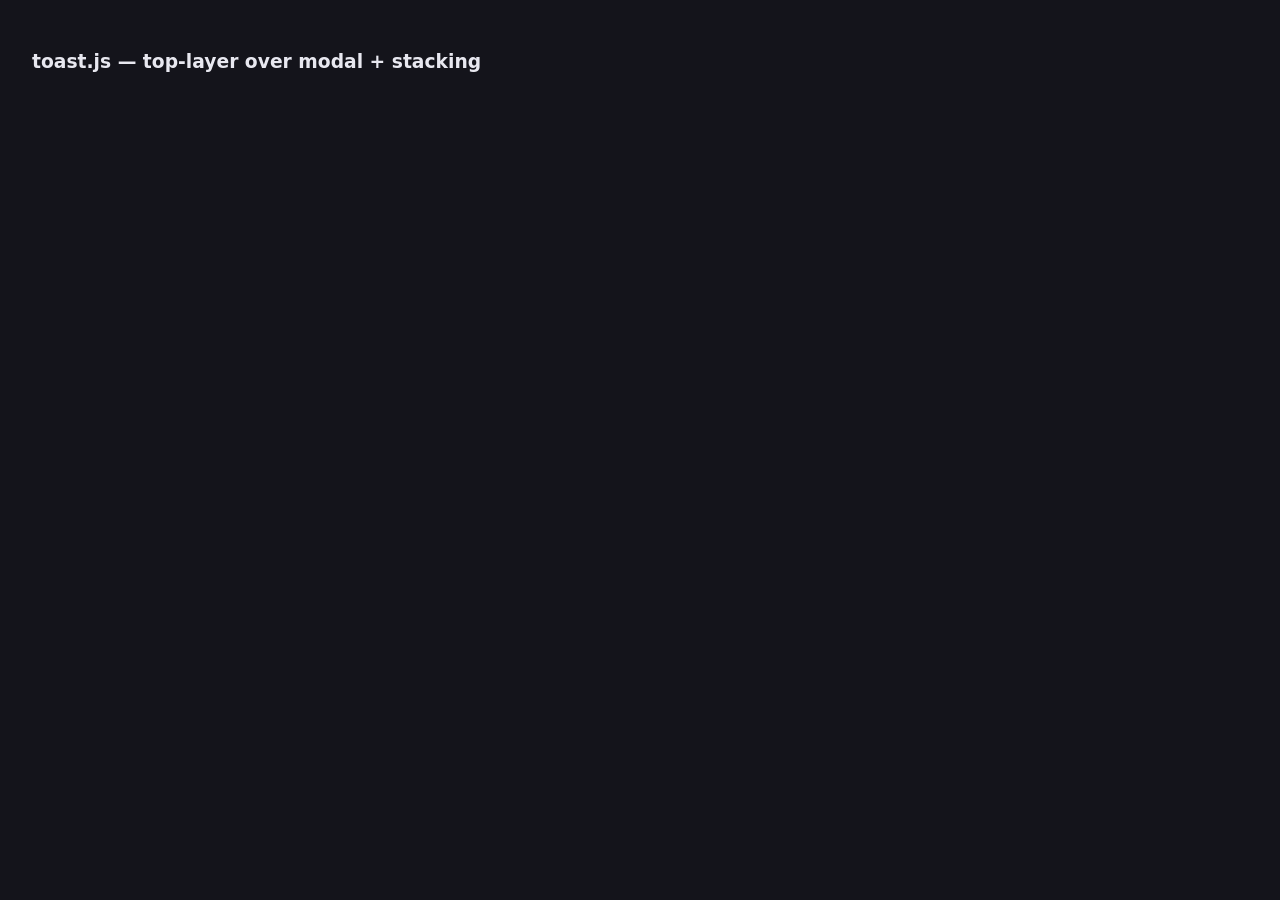
<file: test/toast-harness.html>
<!doctype html>
<html>
    <head>
        <meta charset="utf-8" />
        <title>toast.js — real-browser harness</title>
        <link rel="stylesheet" href="../src/dialog.css" />
        <link rel="stylesheet" href="../src/toast.css" />
        <style>
            :root {
                color-scheme: dark;
                --dlg-primary-bg: #7c5cff;
                --toast-bg: #20202b;
            }
            body {
                background: #14141b;
                color: #e8e8f0;
                font-family: system-ui, sans-serif;
                padding: 24px;
            }
        </style>
    </head>
    <body>
        <h3>toast.js — top-layer over modal + stacking</h3>
        <script type="module">
            import { toast } from "../src/toast.js";
            window.toast = toast;
            // top-layer beats z-index: raise toasts over a fixed z-index:99999 panel.
            window.__scene = () => {
                const panel = document.createElement("div");
                panel.id = "zpanel";
                Object.assign(panel.style, {
                    position: "fixed",
                    inset: "0",
                    zIndex: "99999",
                    background: "rgba(124,92,255,.18)",
                });
                document.body.appendChild(panel);
                toast.success("Above a z-index:99999 panel");
                toast.error("Sticky error", { duration: 0 });
                return true;
            };
        </script>
    </body>
</html>
</file>
<file: src/theme/tokens.css>
/* PureDashboard theme — design tokens (OPTIONAL).
 *
 * The single source of truth for the visual language: palette, spacing, type,
 * elevation, motion, and control sizing. Every PureDashboard component themes
 * itself from these variables (with its own --pd-* fallbacks), so linking ONLY
 * this file already makes the components look polished and cohesive instead of
 * falling back to bare system colours.
 *
 * Zero-dependency, no build, CSP-safe — plain CSS custom properties. Dark by
 * default; light is applied automatically via prefers-color-scheme. Force a mode
 * regardless of the OS with `<html data-theme="light">` / `data-theme="dark">`.
 * Override any token from your own stylesheet to retheme everything at once.
 *
 * ── Three token tiers ──────────────────────────────────────────────────────
 *   1. PRIMITIVE  (--pd-ref-*)  raw, mode-independent palette values. The only
 *                               place a literal colour ramp lives. Not consumed
 *                               by components directly.
 *   2. SEMANTIC   (--accent, --panel, --sp-*, --shadow-*, …)  meaning-carrying
 *                               app tokens — THIS is the public theming contract
 *                               components read (via their own --pd-* fallback
 *                               chain). Surfaces/text are authored per light/dark;
 *                               everything else is mode-neutral.
 *   3. COMPONENT  (--pd-<comp>-*)  per-component knobs, defined INSIDE each
 *                               component's own stylesheet (e.g. --pd-table-*),
 *                               never here. See docs/DEVELOPMENT.md.
 *
 * Backward-compat: every semantic token name that existed before this file was
 * tiered still exists with the same resolved value — components are unchanged.
 */

/* ═══ Tier 1 — PRIMITIVE palette (mode-independent) ═════════════════════════ */
:root {
  /* accent ramp */
  --pd-ref-accent-400: #6facfa;
  --pd-ref-accent-500: #4f9cf9;
  --pd-ref-accent-600: #3b82f6;

  /* status hues */
  --pd-ref-red-500:    #f85149;
  --pd-ref-green-500:  #3fb950;
  --pd-ref-amber-500:  #d29922;
  --pd-ref-teal-500:   #2dd4bf;
  --pd-ref-purple-500: #a98bff;
}

/* ═══ Tier 2 — SEMANTIC (dark = default) ═══════════════════════════════════ */
:root, :root[data-theme="dark"] {
  color-scheme: light dark;

  /* surfaces (per-mode) */
  --bg: #0f1115;
  --panel: #171a21;
  --panel-2: #1d212b;
  --panel-3: #232834;
  --border: #2a2f3a;
  --border-2: #353b48;

  /* text (per-mode) */
  --text: #e6e9ef;
  --muted: #99a0ad;
  --faint: #6b7280;

  /* accent + status (mode-neutral → primitives) */
  --accent: var(--pd-ref-accent-500);
  --accent-hover: var(--pd-ref-accent-400);
  --accent-active: var(--pd-ref-accent-600);
  --accent-ink: #07101f;     /* readable text on an --accent fill */
  --green: var(--pd-ref-green-500);
  --amber: var(--pd-ref-amber-500);
  --red: var(--pd-ref-red-500);
  --teal: var(--pd-ref-teal-500);
  --purple: var(--pd-ref-purple-500);
  --danger: var(--red);

  /* status "soft" backgrounds + borders — tint the hue, stay theme-agnostic
   * via color-mix so the same token reads correctly in light and dark. */
  --danger-bg:  color-mix(in srgb, var(--red)   12%, transparent);
  --success-bg: color-mix(in srgb, var(--green) 12%, transparent);
  --warning-bg: color-mix(in srgb, var(--amber) 12%, transparent);
  --info-bg:    color-mix(in srgb, var(--accent) 12%, transparent);
  --danger-border:  color-mix(in srgb, var(--red)   40%, var(--border));
  --success-border: color-mix(in srgb, var(--green) 40%, var(--border));

  /* sidebar palette — what <puredashboard-sider> (and the nav inside it) paints with.
   * Defaults to the page panel, so nothing changes until you give the sidebar its own
   * look: e.g. a darker rail (`--sidebar-bg: #0b0d12; --sidebar-border: #1c2029`) or
   * an off-white one in light mode. Mode-neutral here because each value references a
   * per-mode surface/text token. */
  --sidebar-bg: var(--panel);
  --sidebar-text: var(--text);
  --sidebar-muted: var(--muted);
  --sidebar-border: var(--border);
  --sidebar-hover: var(--panel-2);
  --sidebar-active: var(--panel-3);

  /* focus ring — one token every control shares for a consistent a11y outline */
  --ring-width: 3px;
  --focus-ring: 0 0 0 var(--ring-width) color-mix(in srgb, var(--accent) 40%, transparent);

  /* shape */
  --radius-sm: 8px;
  --radius: 10px;
  --radius-lg: 14px;
  --radius-full: 999px;

  /* spacing scale (4px base) */
  --sp-1: 4px;
  --sp-2: 8px;
  --sp-3: 12px;
  --sp-4: 16px;
  --sp-5: 20px;
  --sp-6: 24px;
  --sp-8: 32px;

  /* typography */
  --sans: -apple-system, BlinkMacSystemFont, "Segoe UI", Roboto, Helvetica, Arial, sans-serif;
  --mono: ui-monospace, SFMono-Regular, "SF Mono", Menlo, Consolas, monospace;
  --font-size-xs: 11px;
  --font-size-sm: 12px;
  --font-size-md: 13px;   /* the components' body size */
  --font-size-lg: 15px;
  --font-size-xl: 18px;
  --line-tight: 1.25;
  --line-normal: 1.5;
  --weight-medium: 500;
  --weight-semibold: 600;

  /* control sizing / density — the shared knob for inputs, buttons, selects.
   * Set [data-density="compact"] on a container to tighten an area (Antd-style). */
  --control-height-sm: 28px;
  --control-height-md: 34px;
  --control-height-lg: 42px;
  --control-pad-x: var(--sp-3);
  --disabled-opacity: 0.55;

  /* elevation (dark needs deeper shadow to read on dark surfaces) */
  --shadow-1: 0 1px 2px rgba(0, 0, 0, 0.4);
  --shadow-2: 0 4px 12px rgba(0, 0, 0, 0.5);
  --shadow-3: 0 12px 32px rgba(0, 0, 0, 0.6);
  --shadow-overlay: var(--shadow-3);

  /* z-index scale — for the fixed/high-z FALLBACKS only; dialog/menu/toast use
   * the native top layer and never need these. Kept ordered + named to prevent
   * ad-hoc magic numbers from fighting each other. */
  --z-base: 0;
  --z-dropdown: 1000;
  --z-sticky: 1100;
  --z-overlay: 1200;
  --z-modal: 1300;
  --z-toast: 1400;

  /* motion */
  --duration-fast: 120ms;
  --duration-base: 200ms;
  --duration-slow: 320ms;
  --ease-standard: cubic-bezier(0.2, 0, 0, 1);
  --ease-emphasized: cubic-bezier(0.3, 0, 0, 1);
}

/* light palette — auto when the OS prefers light (and no explicit override) … */
@media (prefers-color-scheme: light) {
  :root:not([data-theme]) {
    --bg: #f4f6fa;
    --panel: #ffffff;
    --panel-2: #f7f9fc;
    --panel-3: #eef1f6;
    --border: #e1e5ec;
    --border-2: #d2d8e2;
    --text: #1a1f2b;
    --muted: #5b6472;
    --faint: #8b93a1;
    --accent-ink: #ffffff;
    /* darker accent / red on light surfaces: the dark-mode #4f9cf9 gave white text 2.82:1 and #f85149 text 3.35:1 */
    --accent: #2563eb;
    --accent-hover: #1d4ed8;
    --accent-active: #1e40af;
    --red: #dc2626;

    /* softer shadows on light surfaces */
    --shadow-1: 0 1px 2px rgba(16, 24, 40, 0.08);
    --shadow-2: 0 4px 12px rgba(16, 24, 40, 0.12);
    --shadow-3: 0 12px 32px rgba(16, 24, 40, 0.16);
  }
}
/* Forced dark must say so: `light dark` lets the UA pick the OS preference, so on a light
 * OS every native control and scrollbar of a data-theme="dark" page was drawn light (a
 * white scrollbar gutter on dark panels). */
:root[data-theme="dark"] { color-scheme: dark; }

/* … or forced, regardless of OS, via <html data-theme="light"> */
:root[data-theme="light"] {
  color-scheme: light;
  --bg: #f4f6fa;
  --panel: #ffffff;
  --panel-2: #f7f9fc;
  --panel-3: #eef1f6;
  --border: #e1e5ec;
  --border-2: #d2d8e2;
  --text: #1a1f2b;
  --muted: #5b6472;
  --faint: #8b93a1;
  --accent-ink: #ffffff;
  --accent: #2563eb;
  --accent-hover: #1d4ed8;
  --accent-active: #1e40af;
  --red: #dc2626;

  --shadow-1: 0 1px 2px rgba(16, 24, 40, 0.08);
  --shadow-2: 0 4px 12px rgba(16, 24, 40, 0.12);
  --shadow-3: 0 12px 32px rgba(16, 24, 40, 0.16);
}

/* Compact density — opt in on any subtree with [data-density="compact"]. */
[data-density="compact"] {
  --control-height-sm: 24px;
  --control-height-md: 30px;
  --control-height-lg: 36px;
  --control-pad-x: var(--sp-2);
}

/* Honour the OS "reduce motion" setting everywhere at once. */
@media (prefers-reduced-motion: reduce) {
  :root {
    --duration-fast: 0ms;
    --duration-base: 0ms;
    --duration-slow: 0ms;
  }
}
</file>
<file: src/theme/base.css>
/* PureDashboard theme — base primitives (OPTIONAL).
 *
 * Reset, typography, and the plain form controls (button / input / select /
 * code) that the components sit alongside. Depends on tokens.css (link it first).
 * Style classes here are generic element/utility names — your app CSS can freely
 * override them.
 */

* { box-sizing: border-box; }
html, body { height: 100%; margin: 0; }
body {
  background: var(--bg);
  color: var(--text);
  font-family: var(--sans);
  font-size: 14px;
  line-height: 1.5;
  -webkit-font-smoothing: antialiased;
}
/* Links and buttons are wrapped in :where() for the same reason as the inputs below: zero specificity, so a
 * component's own single-class rule always wins. Without it `a:hover` / `button:hover` (0,1,1) outranked component
 * classes (0,1,0) and leaked into their internals: underlined nav rows, a grey hover fill on the current page button
 * of pagination, on disabled steppers and tabs, on json-view's copy button, etc. */
:where(a) { color: var(--accent); text-decoration: none; }
:where(a:hover) { text-decoration: underline; }
h1, h2, h3 { margin: 0; letter-spacing: -0.01em; }

/* stroke-based icon class (follows currentColor; 1em → scales with font) */
.ic {
  width: 1em; height: 1em; display: inline-block; vertical-align: -0.14em; flex: none;
  fill: none; stroke: currentColor; stroke-width: 2; stroke-linecap: round; stroke-linejoin: round;
}

/* ── buttons ── */
/* Zero specificity (see the links above); order within this block still decides between these rules. */
:where(button) {
  font: inherit; cursor: pointer; border-radius: var(--radius-sm);
  border: 1px solid var(--border); background: var(--panel-2); color: var(--text);
  padding: 7px 13px; transition: background .12s, border-color .12s, transform .04s;
}
:where(button:hover:not(:disabled)) { background: var(--panel-3); }
:where(button:active:not(:disabled)) { transform: translateY(1px); }
:where(button:focus-visible) { outline: 2px solid var(--accent); outline-offset: 2px; }
:where(button.primary) { background: var(--accent); border-color: var(--accent); color: var(--accent-ink); font-weight: 600; }
:where(button.primary:hover:not(:disabled)) { background: color-mix(in srgb, var(--accent) 88%, #000); }
:where(button.secondary) { background: var(--panel-2); }
:where(button.danger) { color: var(--red); border-color: color-mix(in srgb, var(--red) 40%, var(--border)); background: var(--panel-2); }
:where(button.danger:hover:not(:disabled)) { background: color-mix(in srgb, var(--red) 14%, transparent); }
:where(button:disabled) { opacity: .55; cursor: not-allowed; }

/* ── inputs ── */
/* Wrapped in :where() so this base layer has ZERO specificity — every component's
 * own field styles (single BEM class) always win over it, and apps override freely.
 * Without this, `input[type=text]` (type+attr) outranks a lone component class and
 * the theme silently overrides component internals (e.g. number's borderless field). */
:where(input[type=text], input[type=number], input[type=search], input[type=password], input[type=email], select, textarea) {
  background: var(--panel-2); border: 1px solid var(--border); color: var(--text);
  border-radius: var(--radius-sm); padding: 8px 11px; font: inherit; outline: none; min-width: 0;
}
:where(input, textarea)::placeholder { color: var(--faint); }
:where(input, select, textarea):focus { border-color: var(--accent); }
:where(input[type=checkbox], input[type=radio]) { accent-color: var(--accent); width: 16px; height: 16px; }

code {
  font-family: var(--mono); font-size: 12.5px; background: var(--panel-2);
  border: 1px solid var(--border); padding: 1px 5px; border-radius: 5px;
}
</file>
<file: src/components.css>
/* PureDashboard — component stylesheet bundle (OPTIONAL convenience).
 *
 * One link that pulls in EVERY component's self-contained stylesheet, so a page
 * using several components needs a single tag instead of hand-picking files
 * (and never silently missing one):
 *
 *   <link rel="stylesheet" href="LIB/components.css">
 *
 * This is plain native CSS `@import` — NOT a build step. Nothing is bundled,
 * minified, or transpiled; the browser fetches each file as-is, and every
 * component stylesheet still works when linked on its own. Prefer to ship only
 * what a page uses? Skip this file and link the individual *.css instead.
 *
 * This bundle is styling only. The design tokens are a separate, optional layer
 * — link ONE of these too so the components look polished (they fall back to
 * neutral system colours without it):
 *
 *   <link rel="stylesheet" href="LIB/theme/tokens.css">       <!-- palette only -->
 *   <link rel="stylesheet" href="LIB/theme/dashboard.css">    <!-- palette + full shell -->
 *
 * @import must precede all other rules; these resolve relative to this file.
 * Keep this list in sync when adding a component (see docs/DEVELOPMENT.md).
 */
/* general */
@import "button.css";
@import "copy.css";
/* form family */
@import "form.css";
@import "field.css";
@import "input.css";
@import "textarea.css";
@import "number.css";
@import "select.css";
@import "checkbox.css";
@import "switch.css";
@import "radio-group.css";
@import "segmented.css";
@import "toggle.css";
@import "toggle-group.css";
@import "slider.css";
@import "color.css";
@import "combobox.css";
@import "date.css";
@import "time.css";
@import "datetime.css";
@import "rate.css";
/* layout */
@import "divider.css";
@import "space.css";
@import "flex.css";
@import "grid.css";
@import "layout.css";
@import "splitter.css";
@import "titlebar.css";
/* navigation */
@import "tabs.css";
@import "breadcrumb.css";
@import "pagination.css";
@import "steps.css";
@import "timeline.css";
@import "nav.css";
@import "menubar.css";
/* data display */
@import "table.css";
@import "card.css";
@import "descriptions.css";
@import "statistic.css";
@import "tag.css";
@import "badge.css";
@import "avatar.css";
@import "empty.css";
@import "collapse.css";
@import "tree.css";
@import "list.css";
@import "result.css";
@import "json-view.css";
/* overlays & content */
@import "upload.css";
@import "dialog.css";
@import "menu.css";
@import "popover.css";
@import "popconfirm.css";
@import "tooltip.css";
@import "toast.css";
@import "md.css";
/* feedback */
@import "alert.css";
@import "progress.css";
@import "meter.css";
@import "spinner.css";
@import "skeleton.css";
@import "lazy.css";
</file>
<file: src/theme/dashboard.css>
/* PureDashboard theme — all-in-one (OPTIONAL).
 *
 * The complete opt-in "dashboard" look in a single link: design tokens + base
 * primitives + the app shell & layout. This is the harmonious default — link just
 * this one file and your page is themed end to end:
 *
 *   <link rel="stylesheet" href="LIB/theme/dashboard.css">
 *
 * Prefer the pieces? Link them individually instead (tokens is the only required
 * one for the components to look polished):
 *
 *   <link rel="stylesheet" href="LIB/theme/tokens.css">   <!-- palette (components theme from this) -->
 *   <link rel="stylesheet" href="LIB/theme/base.css">     <!-- buttons / inputs / code           -->
 *   <link rel="stylesheet" href="LIB/theme/shell.css">    <!-- header + page/card layout          -->
 *
 * @import must precede all other rules; these resolve relative to this file.
 */
@import "tokens.css";
@import "base.css";
@import "shell.css";
</file>
<file: src/table.css>
/* puredashboard-table — styles for <puredashboard-table> (table.js). BEM, block = the tag.
 *
 * Self-contained & theme-able. Colours come from the --pd-* tokens below, which
 * default to your app tokens (--accent, --panel, …) and finally to neutral system
 * colours (Canvas / CanvasText) — so it looks right with NO config and adapts to
 * light/dark automatically. Theme by defining the app tokens, or override --pd-*.
 */
puredashboard-table {
  display: block;
  --pd-accent:     var(--accent,     #3b82f6);
  --pd-accent-ink: var(--accent-ink, #fff);
  --pd-text:       var(--text,       CanvasText);
  --pd-muted:      var(--muted,      color-mix(in srgb, CanvasText 60%, Canvas));
  --pd-faint:      var(--faint,      color-mix(in srgb, CanvasText 45%, Canvas));
  --pd-panel:      var(--panel,      Canvas);
  --pd-panel-2:    var(--panel-2,    color-mix(in srgb, CanvasText 5%, Canvas));
  --pd-panel-3:    var(--panel-3,    color-mix(in srgb, CanvasText 11%, Canvas));
  --pd-border:     var(--border,     color-mix(in srgb, CanvasText 16%, Canvas));
  --pd-border-2:   var(--border-2,   color-mix(in srgb, CanvasText 26%, Canvas));
  --pd-red:        var(--red,        #dc2626);
  --pd-green:      var(--green,      #16a34a);
  --pd-radius:     var(--radius,     8px);
}

.puredashboard-table__toolbar { display: flex; align-items: center; gap: 10px; margin-bottom: 10px; flex-wrap: wrap; }
.puredashboard-table__search { flex: 1; min-width: 0; max-width: 280px; }
.puredashboard-table__count { font-size: 12px; color: var(--pd-muted); flex: none; }
.puredashboard-table__bulk { display: inline-flex; gap: 8px; margin-left: auto; }
.puredashboard-table__bulk-btn { padding: 5px 11px; font-size: 12px; border-radius: 7px; cursor: pointer;
  border: 1px solid var(--pd-border); background: var(--pd-panel-2); color: var(--pd-text); }
.puredashboard-table__bulk-btn:hover { background: var(--pd-panel-3); }
.puredashboard-table__bulk-btn--danger { color: var(--pd-red); border-color: color-mix(in srgb, var(--pd-red) 40%, var(--pd-border)); }
.puredashboard-table__bulk-btn--danger:hover { background: color-mix(in srgb, var(--pd-red) 12%, transparent); }
.puredashboard-table__scroll { overflow-x: auto; border: 1px solid var(--pd-border); border-radius: var(--pd-radius); }
.puredashboard-table__table { width: 100%; border-collapse: collapse; font-size: 13px; }
.puredashboard-table__th { padding: 9px 13px; font-size: 11px; font-weight: 600; text-transform: uppercase; letter-spacing: .04em;
  color: var(--pd-faint); border-bottom: 1px solid var(--pd-border); background: var(--pd-panel-2); white-space: nowrap; }
.puredashboard-table__th--sortable { padding: 0; }
puredashboard-table[wrap-headers] .puredashboard-table__th { white-space: normal; }
.puredashboard-table__th--wrap { white-space: normal; }  /* per column: columns[].wrapHeader */
.puredashboard-table__sort { all: unset; cursor: pointer; display: flex; align-items: center; gap: 6px; padding: 9px 13px;
  width: 100%; box-sizing: border-box; font: inherit; color: inherit; text-transform: inherit; letter-spacing: inherit; }
.puredashboard-table__sort:hover { color: var(--pd-text); }
.puredashboard-table__th[style*="right"] .puredashboard-table__sort { justify-content: flex-end; }
.puredashboard-table__sort-icon { display: inline-flex; color: var(--pd-faint); opacity: .65; }
.puredashboard-table__sort--active .puredashboard-table__sort-icon { color: var(--pd-accent); opacity: 1; }
.puredashboard-table__th[aria-sort]:not([aria-sort="none"]) { color: var(--pd-accent); }
.puredashboard-table__td { padding: 9px 13px; border-bottom: 1px solid var(--pd-border); vertical-align: middle; }
.puredashboard-table__td--nowrap { white-space: nowrap; }  /* per column: columns[].nowrap */
.puredashboard-table__row:hover td { background: var(--pd-panel-2); }
.puredashboard-table__row:last-child td { border-bottom: none; }
.puredashboard-table__row--selected td { background: color-mix(in srgb, var(--pd-accent) 12%, transparent); }
.puredashboard-table__actions, .puredashboard-table__actions-head { text-align: right; white-space: nowrap; }
.puredashboard-table__open { display: inline-block; padding: 4px 11px; border-radius: 7px; border: 1px solid var(--pd-border);
  background: var(--pd-panel-2); color: var(--pd-text); font-size: 12px; font-weight: 600; }
.puredashboard-table__open:hover { background: var(--pd-panel-3); }
.puredashboard-table__action { padding: 4px 10px; font-size: 12px; margin-left: 6px; border-radius: 7px; cursor: pointer;
  border: 1px solid var(--pd-border); background: var(--pd-panel-2); color: var(--pd-text); }
.puredashboard-table__action:hover { background: var(--pd-panel-3); }
.puredashboard-table__action--danger { color: var(--pd-red); border-color: color-mix(in srgb, var(--pd-red) 40%, var(--pd-border)); }
.puredashboard-table__empty { padding: 30px 14px; text-align: center; color: var(--pd-faint); font-style: italic; }
.puredashboard-table__check-head, .puredashboard-table__check-cell { width: 1px; white-space: nowrap; text-align: center; padding: 9px 4px 9px 13px; }
.puredashboard-table__check-head input, .puredashboard-table__check-cell input { cursor: pointer; margin: 0; vertical-align: middle; }
.puredashboard-table__pager { display: flex; align-items: center; gap: 16px; margin-top: 10px; font-size: 12.5px; flex-wrap: wrap; }
.puredashboard-table__range { flex: none; color: var(--pd-muted); }
.puredashboard-table__pages { display: flex; align-items: center; gap: 8px; }
.puredashboard-table__page-btn { all: unset; cursor: pointer; display: inline-flex; padding: 4px; border-radius: 6px; color: var(--pd-text); }
.puredashboard-table__page-btn:hover:not([disabled]) { background: var(--pd-panel-2); }
.puredashboard-table__page-btn[disabled] { opacity: .3; cursor: default; }
.puredashboard-table__page-no { color: var(--pd-muted); font-variant-numeric: tabular-nums; }
.puredashboard-table__page-size { margin-left: auto; display: inline-flex; align-items: center; gap: 6px; color: var(--pd-muted); }
.puredashboard-table__page-size-select { padding: 4px 8px; }
</file>
<file: src/menu.css>
/* puredashboard-menu — styles for the menu() dropdown (menu.js). BEM, block = .puredashboard-menu.
 *
 * The menu is appended to <body> (top layer), so the --pd-* theme tokens are defined
 * on .puredashboard-menu itself. They default to your app tokens, then to neutral system
 * colours (Canvas / CanvasText) — works with no config, adapts to light/dark.
 *
 * Layout of an item (leading gutters are RESERVED per menu, so labels line up):
 *   [ indicator ][ icon ] label …………… [ shortcut ][ chevron ]
 * The indicator gutter exists only in menus that have checkbox / radio items, the icon
 * gutter only in menus where at least one item carries an icon (see menu.js).
 */
.puredashboard-menu {
  /* component-tier knobs (fallback chain: --pd-* ← app token ← system default) */
  --pd-menu-accent:   var(--accent,  #3b82f6);
  --pd-menu-text:     var(--text,    CanvasText);
  --pd-menu-muted:    var(--muted,   color-mix(in srgb, CanvasText 60%, Canvas));
  --pd-menu-panel:    var(--panel,   Canvas);
  --pd-menu-panel-2:  var(--panel-2, color-mix(in srgb, CanvasText 5%, Canvas));
  --pd-menu-border:   var(--border,  color-mix(in srgb, CanvasText 16%, Canvas));
  --pd-menu-red:      var(--red,     #dc2626);
  --pd-menu-radius:   var(--radius,  10px);
  --pd-menu-shadow:   var(--shadow-3, 0 12px 32px rgba(0, 0, 0, .28));
  --pd-menu-pad:      var(--sp-1,    4px);
  --pd-menu-gutter:   16px;                    /* icon slot */
  --pd-menu-indicator: var(--pd-menu-gutter);  /* check / radio-dot slot — as wide as the icon slot so labels line up */

  /* legacy aliases — the previous release themed these; keep them working */
  --pd-accent: var(--pd-menu-accent);
  --pd-text:   var(--pd-menu-text);
  --pd-muted:  var(--pd-menu-muted);
  --pd-panel:  var(--pd-menu-panel);
  --pd-border: var(--pd-menu-border);
  --pd-red:    var(--pd-menu-red);

  box-sizing: border-box;
  display: flex; flex-direction: column; min-width: 160px; max-width: min(92vw, 340px);
  margin: 0; padding: var(--pd-menu-pad);
  background: var(--pd-menu-panel); color: var(--pd-menu-text);
  border: 1px solid var(--pd-menu-border);
  border-radius: var(--pd-menu-radius);
  box-shadow: var(--pd-menu-shadow);
}
.puredashboard-menu:not(:popover-open):not([style*="z-index"]) { display: none; }   /* popover hidden state */

/* ---------------------------------------------------------------- items --- */
.puredashboard-menu__item {
  all: unset; box-sizing: border-box;
  display: flex; align-items: center; gap: var(--sp-2, 8px); cursor: pointer;
  padding: 8px 10px; border-radius: calc(var(--pd-menu-radius) - 3px);
  font: inherit; color: var(--pd-menu-text); text-decoration: none;
  transition: background var(--duration-fast, 120ms) var(--ease-standard, ease);
}
.puredashboard-menu__item:hover,
.puredashboard-menu__item:focus-visible,
.puredashboard-menu__item--open { background: var(--pd-menu-panel-2); outline: none; }
.puredashboard-menu__item:focus-visible { outline: var(--focus-ring, 2px solid var(--pd-menu-accent)); outline-offset: -2px; }
.puredashboard-menu__item--danger { color: var(--pd-menu-red); }
.puredashboard-menu__item[aria-disabled="true"] { opacity: var(--disabled-opacity, .45); cursor: default; }

.puredashboard-menu__label { flex: 1; min-width: 0; overflow: hidden; text-overflow: ellipsis; white-space: nowrap; }

/* Leading gutters. Both are fixed-width and always present (empty when the item has
 * no icon / isn't checkable) so every label in the menu starts on the same column. */
.puredashboard-menu__icon,
.puredashboard-menu__indicator { display: inline-flex; align-items: center; justify-content: center; flex: none; color: var(--pd-menu-muted); }
.puredashboard-menu__icon { width: var(--pd-menu-gutter); height: var(--pd-menu-gutter); }
.puredashboard-menu__icon > svg { width: 100%; height: 100%; }
.puredashboard-menu__indicator { width: var(--pd-menu-indicator); height: var(--pd-menu-indicator); color: var(--pd-menu-accent); }
/* the check / dot is painted only while the item is checked (the slot stays reserved) */
[role="menuitemcheckbox"][aria-checked="false"] > .puredashboard-menu__indicator,
[role="menuitemradio"][aria-checked="false"] > .puredashboard-menu__indicator { visibility: hidden; }
.puredashboard-menu__item--danger > .puredashboard-menu__icon { color: inherit; }

/* Trailing slots. */
.puredashboard-menu__shortcut { flex: none; margin-left: var(--sp-4, 16px); color: var(--pd-menu-muted); font-size: var(--font-size-sm, 12px); font-variant-numeric: tabular-nums; }
.puredashboard-menu__chevron { display: inline-flex; align-items: center; flex: none; margin-left: auto; color: var(--pd-menu-muted); }

/* --------------------------------------------------------------- groups --- */
.puredashboard-menu__group { display: flex; flex-direction: column; }
.puredashboard-menu__group + .puredashboard-menu__group { margin-top: var(--sp-1, 4px); }
.puredashboard-menu__group-label {
  padding: 6px 10px 4px; color: var(--pd-menu-muted);
  font-size: var(--font-size-sm, 12px); font-weight: var(--weight-medium, 600);
  letter-spacing: .02em;
}
.puredashboard-menu__separator { height: 1px; background: var(--pd-menu-border); margin: var(--sp-1, 4px) 6px; border: 0; }

/* -------------------------------------------------------------- submenu --- */
/* A submenu is a DOM child of its parent popup (so the Popover API nests them), but
 * it is positioned independently — never inherit the parent's flex layout. */
.puredashboard-menu--submenu { position: fixed; inset: auto; min-width: 180px; }
</file>
<file: src/upload.css>
/* puredashboard-upload — styles for <puredashboard-upload> (upload.js). BEM, block = the tag.
 *
 * Self-contained & theme-able. Colours come from the --pd-* tokens below (default to
 * your app tokens, then to neutral system colours). The thumbnail / file-glyph box
 * size is --puredashboard-upload-thumb (default 40px). Restyle a file type via
 * .puredashboard-upload__ficon[data-ext="pdf"] { … }.
 */
puredashboard-upload {
  display: block;
  --pd-accent:   var(--accent,   #3b82f6);
  --pd-text:     var(--text,     CanvasText);
  --pd-muted:    var(--muted,    color-mix(in srgb, CanvasText 60%, Canvas));
  --pd-faint:    var(--faint,    color-mix(in srgb, CanvasText 45%, Canvas));
  --pd-panel-2:  var(--panel-2,  color-mix(in srgb, CanvasText 5%, Canvas));
  --pd-panel-3:  var(--panel-3,  color-mix(in srgb, CanvasText 11%, Canvas));
  --pd-border:   var(--border,   color-mix(in srgb, CanvasText 16%, Canvas));
  --pd-border-2: var(--border-2, color-mix(in srgb, CanvasText 26%, Canvas));
  --pd-red:      var(--red,      #dc2626);
  --pd-green:    var(--green,    #16a34a);
  --pd-radius:   var(--radius,   8px);
}

.puredashboard-upload__zone { position: relative; display: flex; flex-direction: column; align-items: center; gap: 7px; text-align: center;
  padding: 22px 18px; border: 1.5px dashed var(--pd-border-2); border-radius: var(--pd-radius); cursor: pointer;
  background: var(--pd-panel-2); color: var(--pd-muted); transition: border-color .12s, background .12s; }
.puredashboard-upload__zone:hover { border-color: var(--pd-accent); }
.puredashboard-upload__zone:focus-within { outline: 2px solid var(--pd-accent); outline-offset: 2px; }
.puredashboard-upload__zone--over { border-color: var(--pd-accent); background: color-mix(in srgb, var(--pd-accent) 12%, transparent); color: var(--pd-text); }
/* the input overlays the whole zone (transparent, on top) so a click anywhere on the
   zone IS a click on the file input → the OS dialog opens natively. No JS .click() and
   no reliance on <label> forwarding — the most reliable way across browsers. */
.puredashboard-upload__input { position: absolute; inset: 0; margin: 0; opacity: 0; cursor: pointer; }
.puredashboard-upload__icon { font-size: 26px; color: var(--pd-accent); display: inline-flex; }
.puredashboard-upload__label { font-size: 13px; color: var(--pd-text); }
.puredashboard-upload__hint { font-size: 12px; color: var(--pd-muted); }
.puredashboard-upload__error { margin-top: 8px; color: var(--pd-red); font-size: 12.5px; display: flex; align-items: center; gap: 6px; }
.puredashboard-upload__list { list-style: none; margin: 10px 0 0; padding: 0; display: flex; flex-direction: column; gap: 6px; }
.puredashboard-upload__file { display: flex; align-items: center; gap: 11px; padding: 8px 11px;
  background: var(--pd-panel-2); border: 1px solid var(--pd-border); border-radius: 9px; font-size: 13px; }
.puredashboard-upload__file[data-status="done"]  { border-color: color-mix(in srgb, var(--pd-green) 40%, var(--pd-border)); }
.puredashboard-upload__file[data-status="error"] { border-color: color-mix(in srgb, var(--pd-red) 45%, var(--pd-border)); }
.puredashboard-upload__ficon { flex: none; width: var(--puredashboard-upload-thumb, 40px); height: var(--puredashboard-upload-thumb, 40px);
  border-radius: 7px; overflow: hidden; font-size: calc(var(--puredashboard-upload-thumb, 40px) * 0.5);
  display: inline-flex; align-items: center; justify-content: center; background: var(--pd-panel-3); color: var(--pd-muted); }
.puredashboard-upload__thumb { width: 100%; height: 100%; object-fit: cover; display: block; }
.puredashboard-upload__meta { flex: 1; min-width: 0; display: flex; flex-direction: column; gap: 2px; }
.puredashboard-upload__name { font-weight: 500; white-space: nowrap; overflow: hidden; text-overflow: ellipsis; }
.puredashboard-upload__sub { font-size: 11.5px; color: var(--pd-muted); }
.puredashboard-upload__bar { height: 5px; border-radius: 999px; background: var(--pd-panel-3); overflow: hidden; margin-top: 3px; }
.puredashboard-upload__bar-fill { display: block; height: 100%; background: var(--pd-accent); border-radius: inherit; transition: width .15s ease; }
.puredashboard-upload__status { flex: none; display: inline-flex; font-size: 17px; }
.puredashboard-upload__status--ok { color: var(--pd-green); }
.puredashboard-upload__status--error { color: var(--pd-red); }
.puredashboard-upload__remove { all: unset; cursor: pointer; color: var(--pd-faint); display: inline-flex; padding: 3px; border-radius: 6px; flex: none; font-size: 16px; }
.puredashboard-upload__remove:hover { color: var(--pd-red); background: color-mix(in srgb, var(--pd-red) 12%, transparent); }
</file>
<file: src/dialog.css>
/* dialog.css — baseline skin for puredashboard/dialog.js. BEM, block = .puredashboard-dialog.
 *
 * Self-contained & theme-able, consistent with the rest of PureDashboard:
 *   - Colours come from the --pd-* palette (default to your app tokens --accent/--panel/…,
 *     then to neutral system colours) — set the app tokens once and every component themes
 *     together; or override --pd-* on .puredashboard-dialog.
 *   - Dialog-specific sizing knobs are --puredashboard-dialog-* (pad, gap, max-w,
 *     drawer-w/h, backdrop). font/color-scheme inherit so dialogs match your typography
 *     and dark/light mode.
 *   - Or skip this file and style .puredashboard-dialog__* yourself; or pass
 *     okClass/cancelClass/className to reuse your own button/dialog classes.
 */

/* The colour tokens are declared on the button class too, so a .puredashboard-dialog__button used OUTSIDE a
 * dialog (a trigger, an app's own footer) is complete on its own. Without it, --pd-accent-ink was undefined there and
 * a primary button got the inherited text colour: dark text on the accent fill in the light theme. */
.puredashboard-dialog, .puredashboard-dialog__button {
  --pd-accent:     var(--accent,     #3b82f6);
  --pd-accent-ink: var(--accent-ink, #fff);
  --pd-text:       var(--text,       CanvasText);
  --pd-panel:      var(--panel,      Canvas);
  --pd-panel-2:    var(--panel-2,    color-mix(in srgb, CanvasText 5%, Canvas));
  --pd-border:     var(--border,     color-mix(in srgb, CanvasText 16%, Canvas));
  --pd-red:        var(--red,        #dc2626);
}
.puredashboard-dialog {
  --pd-radius:     var(--radius,     12px);
  --puredashboard-dialog-pad:      16px 18px;
  --puredashboard-dialog-gap:      14px;
  --puredashboard-dialog-max-w:    min(92vw, 520px);
  --puredashboard-dialog-drawer-w: min(92vw, 380px);
  --puredashboard-dialog-drawer-h: 45vh;
  --puredashboard-dialog-backdrop: rgba(0, 0, 0, .5);

  color-scheme: inherit; font: inherit;
  color: var(--pd-text);
  background: var(--pd-panel);
  border: 1px solid var(--pd-border);
  border-radius: var(--pd-radius);
  box-shadow: 0 10px 40px rgba(0, 0, 0, .25);
  padding: 0;
  max-width: var(--puredashboard-dialog-max-w);
  max-height: var(--puredashboard-dialog-max-h, 85vh);
  /* flex column so the head + footer stay put and only the body scrolls */
  display: flex;
  flex-direction: column;
}
/* `size` (set by dialog(); default md): a FIXED width from --puredashboard-dialog-w, capped
 * to the viewport — not shrink-to-content, which left forms and tables cramped. Presets
 * are themable: --puredashboard-dialog-w-sm / -md / -lg / -xl (400 / 560 / 800 / 1140px). */
.puredashboard-dialog--sized { width: min(var(--puredashboard-dialog-w), calc(100vw - 32px)); max-width: none; }
.puredashboard-dialog--size-full { height: calc(100vh - 32px); max-height: none; }
.puredashboard-dialog::backdrop { background: var(--puredashboard-dialog-backdrop); }

.puredashboard-dialog__head {
  flex: 0 0 auto;
  display: flex; align-items: center; justify-content: space-between; gap: 12px;
  padding: var(--puredashboard-dialog-pad);
  border-bottom: 1px solid var(--pd-border);
}
.puredashboard-dialog__title { margin: 0; font-size: 1.05rem; font-weight: 600; }
.puredashboard-dialog__close { all: unset; cursor: pointer; font-size: 1.4rem; line-height: 1; border-radius: 6px;
  /* square hit/hover box around the × glyph (was a wider-than-tall padded text box) */
  display: inline-flex; align-items: center; justify-content: center; width: 1.6rem; height: 1.6rem; }
.puredashboard-dialog__close:hover { background: var(--pd-panel-2); }

/* the body takes the leftover height and scrolls only when it overflows
 * (min-height:0 lets a flex child shrink below its content so overflow can kick in) */
.puredashboard-dialog__body { flex: 1 1 auto; min-height: 0; padding: var(--puredashboard-dialog-pad); display: flex; flex-direction: column; gap: var(--puredashboard-dialog-gap); overflow: auto;
  /* the same thin scrollbar as the sider: transparent track, thumb while the pointer is
   * over the dialog (or focus is inside); --puredashboard-dialog-scrollbar sets its colour */
  scrollbar-width: thin; scrollbar-color: transparent transparent; }
.puredashboard-dialog:hover .puredashboard-dialog__body,
.puredashboard-dialog:focus-within .puredashboard-dialog__body {
  scrollbar-color: var(--puredashboard-dialog-scrollbar, color-mix(in srgb, currentColor 28%, transparent)) transparent;
}
.puredashboard-dialog__body::-webkit-scrollbar { width: 8px; }
.puredashboard-dialog__body::-webkit-scrollbar-track { background: transparent; }
.puredashboard-dialog__body::-webkit-scrollbar-thumb { background: transparent; border-radius: 8px; border: 2px solid transparent; background-clip: padding-box; }
.puredashboard-dialog:hover .puredashboard-dialog__body::-webkit-scrollbar-thumb,
.puredashboard-dialog:focus-within .puredashboard-dialog__body::-webkit-scrollbar-thumb {
  background-color: var(--puredashboard-dialog-scrollbar, color-mix(in srgb, currentColor 28%, transparent));
}
.puredashboard-dialog__message { margin: 0; }
.puredashboard-dialog__input {
  font: inherit; color: inherit; background: transparent;
  padding: 8px 10px; border-radius: 8px; border: 1px solid var(--pd-border);
}

/* the optional footer slot — always pinned below the scrolling body */
.puredashboard-dialog__footer {
  flex: 0 0 auto;
  padding: var(--puredashboard-dialog-pad);
  border-top: 1px solid var(--pd-border);
}
.puredashboard-dialog__actions { display: flex; justify-content: flex-end; gap: 8px; }
.puredashboard-dialog__button {
  /* metrics of <puredashboard-button> (height, type, radius), so confirm()/prompt()/alert() match a footer of actions */
  font: inherit; font-size: var(--font-size-md, 13px); font-weight: var(--weight-medium, 500); cursor: pointer;
  box-sizing: border-box; height: var(--control-height-md, 34px); padding: 0 var(--control-pad-x, 14px);
  border-radius: var(--radius-sm, 8px);
  border: 1px solid var(--pd-border); background: transparent; color: var(--pd-text);
}
/* alert / confirm / prompt: a readable minimum width (a one-word alert was ~88px wide) */
.puredashboard-dialog--alert, .puredashboard-dialog--confirm, .puredashboard-dialog--prompt { min-width: min(320px, calc(100vw - 32px)); }
.puredashboard-dialog__button:hover:not(.puredashboard-dialog__button--primary):not(.puredashboard-dialog__button--danger) { background: var(--pd-panel-2); }
.puredashboard-dialog__button--primary { background: var(--pd-accent); color: var(--pd-accent-ink); border-color: transparent; }
.puredashboard-dialog__button--danger  { background: var(--pd-red);    color: #fff;                 border-color: transparent; }
/* primary / danger keep their fill on hover (a plain :hover repaint made their text unreadable) — just darken it */
.puredashboard-dialog__button--primary:hover { background: color-mix(in srgb, var(--pd-accent) 88%, #000); }
.puredashboard-dialog__button--danger:hover  { background: color-mix(in srgb, var(--pd-red) 88%, #000); }

/* drawers: size + slide come from JS inline styles (themed via --puredashboard-dialog-drawer-*);
 * here we only square off the side that meets the viewport edge. */
.puredashboard-dialog.puredashboard-dialog--left, .puredashboard-dialog.puredashboard-dialog--right, .puredashboard-dialog.puredashboard-dialog--top, .puredashboard-dialog.puredashboard-dialog--bottom { border-radius: 0; max-width: none; }

@media (prefers-reduced-motion: no-preference) {
  .puredashboard-dialog.puredashboard-dialog--center { animation: puredashboard-dialog-pop .15s ease; }
  @keyframes puredashboard-dialog-pop { from { opacity: 0; transform: translateY(6px) scale(.98); } }
}
</file>
<file: src/toast.css>
/* toast.css — skin for puredashboard/toast.js. BEM, block = .puredashboard-toast.
 *
 * Self-contained & theme-able, consistent with the rest of PureDashboard: colours come
 * from the --pd-* palette (default to your app tokens, then system colours); the
 * per-type accent stripe maps to --pd-accent / --pd-green / --pd-amber / --pd-red. The
 * sizing knob is --puredashboard-toast-pad. Stacking/position/animation come from JS
 * inline styles. Drop this file and style .puredashboard-toast yourself if you prefer.
 */

.puredashboard-toast {
  --pd-text:    var(--text,    CanvasText);
  --pd-panel:   var(--panel,   Canvas);
  --pd-accent:  var(--accent,  #2563eb);
  --pd-green:   var(--green,   #16a34a);
  --pd-amber:   var(--amber,   #d97706);
  --pd-red:     var(--red,     #dc2626);
  --pd-radius:  var(--radius,  10px);
  --puredashboard-toast-pad: 10px 12px;

  font: inherit;
  display: flex; align-items: center; gap: 10px;
  padding: var(--puredashboard-toast-pad);
  border-radius: var(--pd-radius);
  box-shadow: 0 6px 24px rgba(0, 0, 0, .22);
  background: var(--pd-panel);
  color: var(--pd-text);
  border: 1px solid color-mix(in srgb, currentColor 12%, transparent);
  border-left: 4px solid var(--pd-toast-accent, color-mix(in srgb, currentColor 40%, transparent));
}
.puredashboard-toast__message { flex: 1; min-width: 0; }
.puredashboard-toast__close { all: unset; cursor: pointer; opacity: .6; padding: 0 4px; font-size: 1.1rem; line-height: 1; }
.puredashboard-toast__close:hover { opacity: 1; }

.puredashboard-toast--info    { --pd-toast-accent: var(--pd-accent); }
.puredashboard-toast--success { --pd-toast-accent: var(--pd-green); }
.puredashboard-toast--warn    { --pd-toast-accent: var(--pd-amber); }
.puredashboard-toast--error   { --pd-toast-accent: var(--pd-red); }
</file>
<file: src/theme/native.css>
/* PureDashboard — macOS "native" skin (OPTIONAL).
 *
 * An opt-in skin that retunes the design tokens toward a macOS desktop feel and
 * adds vibrancy (translucent, blurred title bar + sidebar), hairline detail, tighter
 * controls, and thin overlay scrollbars. Built for frameless Tauri/Wails windows.
 *
 * Zero-dependency, no build, CSP-safe — plain CSS. It is SCOPED to `data-skin="macos"`
 * so you opt in per document (composes with your light/dark theme):
 *
 *   <html data-theme="dark" data-skin="macos">
 *   <link rel="stylesheet" href="LIB/theme/tokens.css">
 *   <link rel="stylesheet" href="LIB/theme/native.css">
 *
 * REAL vibrancy (blur of the desktop behind the window) needs the native layer to
 * make the window translucent — see docs/DESKTOP.md (Tauri `transparent` +
 * `macos-private-api`; Wails `WindowIsTranslucent`). Without that, backdrop-filter
 * still frosts content *inside* the app, which already reads well.
 */

/* ── token retune ─────────────────────────────────────────────────────────── */
[data-skin="macos"] {
  /* macOS uses smaller radii + more compact controls */
  --radius-sm: 5px;
  --radius: 7px;
  --radius-lg: 11px;
  --control-height-sm: 22px;
  --control-height-md: 28px;
  --control-height-lg: 36px;
  --control-pad-x: 10px;
  --font-size-md: 13px;

  /* macOS system accent (dark). Light overridden below. */
  --accent: #0a84ff;
  --accent-hover: #369bff;
  --accent-active: #0060df;
  --accent-ink: #ffffff;
  --focus-ring: 0 0 0 3.5px color-mix(in srgb, var(--accent) 35%, transparent);

  /* vibrancy surface: semi-transparent panel + a blur/saturate backdrop */
  --pd-vibrancy: color-mix(in srgb, var(--panel) 68%, transparent);
  --pd-vibrancy-blur: saturate(180%) blur(20px);
}
/* macOS light accent */
@media (prefers-color-scheme: light) {
  [data-skin="macos"]:not([data-theme="dark"]) { --accent: #007aff; --accent-hover: #3395ff; --accent-active: #0062cc; }
}
[data-skin="macos"][data-theme="light"] { --accent: #007aff; --accent-hover: #3395ff; --accent-active: #0062cc; }

/* ── vibrancy: title bar + sidebar are translucent + blurred ──────────────── */
[data-skin="macos"] puredashboard-titlebar,
[data-skin="macos"] puredashboard-sider,
[data-skin="macos"] .puredashboard-nav__nav {
  background: var(--pd-vibrancy);
  -webkit-backdrop-filter: var(--pd-vibrancy-blur);
  backdrop-filter: var(--pd-vibrancy-blur);
}
/* hairline separators instead of solid borders */
[data-skin="macos"] puredashboard-sider { border-inline-end: 0.5px solid var(--border); }
[data-skin="macos"] puredashboard-header { border-bottom: 0.5px solid var(--border); }

/* ── macOS source-list selection: a soft rounded accent fill ──────────────── */
[data-skin="macos"] .puredashboard-nav__list--sub .puredashboard-nav__link { border-radius: 6px; }

/* ── thin overlay scrollbars (WebKit) ─────────────────────────────────────── */
[data-skin="macos"] ::-webkit-scrollbar { width: 11px; height: 11px; }
[data-skin="macos"] ::-webkit-scrollbar-thumb {
  background: color-mix(in srgb, currentColor 22%, transparent);
  border: 3px solid transparent;
  border-radius: 999px;
  background-clip: padding-box;
}
[data-skin="macos"] ::-webkit-scrollbar-thumb:hover { background: color-mix(in srgb, currentColor 34%, transparent); background-clip: padding-box; }
[data-skin="macos"] ::-webkit-scrollbar-track { background: transparent; }

/* ── subtle control refinements ───────────────────────────────────────────── */
/* macOS pushbuttons read a touch softer + tighter */
[data-skin="macos"] .puredashboard-button__inner { font-weight: var(--weight-medium, 500); }
/* reduced motion still respected — these are static */
</file>
<file: src/gallery.css>
/* puredashboard-gallery — styles for <puredashboard-gallery> (gallery.js). BEM, block = the tag.
 *
 * Self-contained & theme-able through the shared token chain (falls back to system
 * colours with no theme linked). It's a dev/preview tool, so it fills the viewport.
 */
puredashboard-gallery {
  --pd-bg:      var(--bg,      Canvas);
  --pd-panel:   var(--panel,   color-mix(in srgb, CanvasText 4%, Canvas));
  --pd-panel-2: var(--panel-2, color-mix(in srgb, CanvasText 7%, Canvas));
  --pd-text:    var(--text,    CanvasText);
  --pd-muted:   var(--muted,   color-mix(in srgb, CanvasText 55%, Canvas));
  --pd-faint:   var(--faint,   color-mix(in srgb, CanvasText 40%, Canvas));
  --pd-border:  var(--border,  color-mix(in srgb, CanvasText 16%, Canvas));
  --pd-accent:  var(--accent,  #3b82f6);

  display: block;
  /* full-viewport shell that never scrolls itself — the sider and the canvas
   * (<puredashboard-content>) each scroll on their own. */
  height: 100vh;
  overflow: hidden;
  font: 14px/1.5 var(--sans, system-ui, sans-serif);
  color: var(--pd-text);
  background: var(--pd-bg);
}
/* only-mode: a single story, full-bleed, no chrome (for screenshots) */
puredashboard-gallery:has(> .puredashboard-gallery__only) { height: auto; overflow: visible; }
.puredashboard-gallery__only { padding: 32px; }

/* the shell is the library's own layout: sider | (header / content) */
.puredashboard-gallery__shell { height: 100%; }
.puredashboard-gallery__main { flex: 1 1 auto; min-width: 0; }

/* sidebar head: brand + filter (the sider's header slot) */
.puredashboard-gallery__side-head { gap: 10px; }
.puredashboard-gallery__brand { display: block; padding: 4px 6px 2px; font-weight: 700; font-size: 15px; color: var(--pd-text); text-decoration: none; }
.puredashboard-gallery__brand:hover { color: var(--pd-accent); }
.puredashboard-gallery__filter { display: block; width: 100%; }

/* toolbar: <puredashboard-header> split into start (toggle + title) / end (controls) */
.puredashboard-gallery__burger { display: inline-grid; place-items: center; width: 32px; height: 32px; padding: 0; margin: 0; flex: none; color: var(--pd-muted); background: transparent; border: 0; border-radius: var(--radius-sm, 8px); cursor: pointer; }
.puredashboard-gallery__burger:hover { color: var(--pd-text); background: var(--pd-panel-2); }
.puredashboard-gallery__title { font-size: 16px; margin: 0; min-width: 0; white-space: nowrap; overflow: hidden; text-overflow: ellipsis; }
.puredashboard-gallery__controls { flex-wrap: wrap; justify-content: flex-end; gap: 10px; }
.puredashboard-gallery__controls label { color: var(--pd-muted); font-size: 13px; white-space: nowrap; }
.puredashboard-gallery__controls select { font: inherit; margin-left: 4px; padding: 5px 10px; background: var(--pd-panel-2); color: var(--pd-text); border: 1px solid var(--pd-border); border-radius: var(--radius-sm, 8px); cursor: pointer; }
/* grid-auto-rows: min-content sizes each story row to its own content — without it,
 * a story that's a scroll container (overflow:hidden makes its auto min-height 0) can
 * be shrunk below its content and clipped when the canvas overflows. The canvas
 * (<puredashboard-content>) scrolls, so tall stories are fully visible. */
.puredashboard-gallery__canvas { padding: 24px; display: grid; grid-auto-rows: min-content; gap: 24px; align-content: start; }

/* small screens: the header controls wrap below the title */
@media (max-width: 640px) {
  .puredashboard-gallery__toolbar { height: auto; min-height: var(--pd-header-height, 58px); flex-wrap: wrap; padding-block: 8px; }
  .puredashboard-gallery__controls { flex: 1 1 100%; margin-inline-start: 0; justify-content: flex-start; }
  .puredashboard-gallery__canvas { padding: 16px; }
  /* the per-card viewport switch goes icon-only; the text stays as the accessible name */
  .puredashboard-gallery__vp .puredashboard-segmented__text { position: absolute; width: 1px; height: 1px; overflow: hidden; clip: rect(0 0 0 0); white-space: nowrap; }
}

/* index: every component as a card, grouped like the sidebar */
.puredashboard-gallery__index { display: grid; gap: 28px; }
.puredashboard-gallery__index-heading { margin: 0 0 10px; font-size: 12px; font-weight: 600; text-transform: uppercase; letter-spacing: .05em; color: var(--pd-muted); }
.puredashboard-gallery__index-count { margin-inline-start: 6px; font-weight: 500; color: var(--pd-faint); }
.puredashboard-gallery__index-grid { display: grid; grid-template-columns: repeat(auto-fill, minmax(220px, 1fr)); gap: 12px; }
.puredashboard-gallery__index-card {
  display: flex; flex-direction: column; gap: 4px; min-width: 0;
  padding: 14px 16px; color: inherit; text-decoration: none;
  background: var(--pd-panel); border: 1px solid var(--pd-border); border-radius: var(--radius, 10px);
  transition: border-color var(--duration-fast, 120ms), background var(--duration-fast, 120ms);
}
.puredashboard-gallery__index-card:hover { border-color: var(--pd-accent); background: var(--pd-panel-2); }
.puredashboard-gallery__index-card:focus-visible { outline: none; box-shadow: var(--focus-ring, 0 0 0 3px color-mix(in srgb, Highlight 40%, transparent)); }
.puredashboard-gallery__index-name { font-weight: 600; }
.puredashboard-gallery__index-meta { font-size: 12px; color: var(--pd-muted); }
.puredashboard-gallery__index-desc { font-size: 12px; color: var(--pd-faint); display: -webkit-box; -webkit-line-clamp: 2; -webkit-box-orient: vertical; overflow: hidden; }

/* a story panel */
.puredashboard-gallery__story { border: 1px solid var(--pd-border); border-radius: var(--radius, 10px); overflow: hidden; }
.puredashboard-gallery__bar { display: flex; align-items: center; gap: 10px; padding: 8px 14px; background: var(--pd-panel); border-bottom: 1px solid var(--pd-border); font-size: 13px; }
.puredashboard-gallery__name { font-weight: 600; }
.puredashboard-gallery__notes { color: var(--pd-muted); font-size: 12px; }
/* stages use the PANEL surface (like a real card) so subtle things — skeletons,
 * borders, --panel-2 fills — have contrast instead of vanishing into the page bg. */
.puredashboard-gallery__stage { padding: 28px; background: var(--pd-panel); }

/* overview / contact sheet */
.puredashboard-gallery__overview { display: grid; grid-template-columns: repeat(auto-fill, minmax(320px, 1fr)); gap: 18px; }
.puredashboard-gallery__cell { border: 1px solid var(--pd-border); border-radius: var(--radius, 10px); overflow: hidden; }
.puredashboard-gallery__cell-label { padding: 6px 12px; font-size: 12px; font-weight: 600; color: var(--pd-muted); background: var(--pd-panel); border-bottom: 1px solid var(--pd-border); }
.puredashboard-gallery__cell-stage { padding: 20px; min-height: 96px; display: flex; align-items: center; background: var(--pd-panel); }

.puredashboard-gallery__empty { padding: 40px; color: var(--pd-muted); }

/* a story staged in its own viewport (`viewport: { width, height }`): the iframe sits
 * centred on the panel-2 surface like a device on a desk; inside the frame (`only`
 * mode) the story fills it edge to edge. */
.puredashboard-gallery__viewport { font-size: 12px; color: var(--pd-muted); font-variant-numeric: tabular-nums; }
/* per-card viewport switch (a <puredashboard-segmented>: Auto · Phone · Tablet · Desktop
 * with icons), pushed to the bar's end */
.puredashboard-gallery__vp { margin-inline-start: auto; flex: none; }
.puredashboard-gallery__bar { flex-wrap: wrap; }
.puredashboard-gallery__stage--viewport { padding: 20px; display: flex; justify-content: center; overflow: auto; background: var(--pd-panel-2); }
.puredashboard-gallery__frame { display: block; flex: none; max-width: 100%; border: 1px solid var(--pd-border); border-radius: 12px; background: var(--pd-bg); }
.puredashboard-gallery__story--fill { border: 0; border-radius: 0; }
.puredashboard-gallery__story--fill .puredashboard-gallery__bar { display: none; }
/* inside a viewport frame the story should fill the device: stories size their demo
 * frames with var(--pb-frame-h, <px>) etc., so these take over only here. */
.puredashboard-gallery__stage--fill { padding: 0; min-height: 100vh; --pb-frame-h: 100vh; --pb-frame-border: 0; --pb-frame-radius: 0; }
puredashboard-gallery:has(> .puredashboard-gallery__only > .puredashboard-gallery__story--fill) > .puredashboard-gallery__only { padding: 0; }
.puredashboard-gallery__err { margin: 0; color: var(--red, #dc2626); font-size: 12px; white-space: pre-wrap; }
</file>
<file: src/input.css>
/* puredashboard-input — styles for <puredashboard-input> (input.js). BEM, block = the tag.
 *
 * Self-contained & theme-able. Values come from the shared design tokens
 * (--control-height-*, --focus-ring, --radius, --danger-bg, …) via a --pd-* chain
 * that falls back to your app tokens and finally to neutral system colours — so it
 * looks right with NO config and adapts to light/dark automatically. Theme by
 * defining the app tokens, or override --pd-input-*.
 */
puredashboard-input {
  display: block;
  --pd-accent:    var(--accent,   #3b82f6);
  --pd-text:      var(--text,     CanvasText);
  --pd-muted:     var(--muted,    color-mix(in srgb, CanvasText 60%, Canvas));
  --pd-panel:     var(--panel,    Canvas);
  --pd-border:    var(--border,   color-mix(in srgb, CanvasText 16%, Canvas));
  --pd-border-2:  var(--border-2, color-mix(in srgb, CanvasText 26%, Canvas));
  --pd-red:       var(--red,      #dc2626);
  --pd-radius:    var(--radius,   10px);
  --pd-focus-ring: var(--focus-ring, 0 0 0 3px color-mix(in srgb, var(--pd-accent) 40%, transparent));
  --pd-danger-bg: var(--danger-bg, color-mix(in srgb, var(--pd-red) 12%, transparent));
  --pd-input-height: var(--control-height-md, 34px);
  --pd-input-pad-x:  var(--control-pad-x, 12px);
  --pd-duration:  var(--duration-fast, 120ms);
  --pd-ease:      var(--ease-standard, cubic-bezier(0.2, 0, 0, 1));
  --pd-disabled-opacity: var(--disabled-opacity, 0.55);
}

.puredashboard-input__field {
  width: 100%;
  box-sizing: border-box;
  height: var(--pd-input-height);
  padding: 0 var(--pd-input-pad-x);
  font: inherit;
  font-size: var(--font-size-md, 13px);
  line-height: var(--line-normal, 1.5);
  color: var(--pd-text);
  background: var(--pd-panel);
  border: 1px solid var(--pd-border);
  border-radius: var(--pd-radius);
  outline: none;
  transition: border-color var(--pd-duration) var(--pd-ease), box-shadow var(--pd-duration) var(--pd-ease);
}
.puredashboard-input__field::placeholder { color: var(--pd-muted); }
.puredashboard-input__field:hover:not(:disabled):not([readonly]) { border-color: var(--pd-border-2); }
.puredashboard-input__field:focus { border-color: var(--pd-accent); box-shadow: var(--pd-focus-ring); }
.puredashboard-input__field:disabled { opacity: var(--pd-disabled-opacity); cursor: not-allowed; }

/* invalid — driven by the aria-invalid state the component sets (a11y hook = style hook) */
.puredashboard-input__field[aria-invalid="true"] { border-color: var(--pd-red); }
.puredashboard-input__field[aria-invalid="true"]:focus { box-shadow: 0 0 0 var(--ring-width, 3px) var(--pd-danger-bg); }

/* size variants — remap the height token */
.puredashboard-input__field--sm { --pd-input-height: var(--control-height-sm, 28px); font-size: var(--font-size-sm, 12px); }
.puredashboard-input__field--lg { --pd-input-height: var(--control-height-lg, 42px); font-size: var(--font-size-lg, 15px); }

.puredashboard-input__error {
  margin-top: var(--sp-1, 4px);
  font-size: var(--font-size-sm, 12px);
  color: var(--pd-red);
}
</file>
<file: src/json-view.css>
/* puredashboard-json-view — styles for <puredashboard-json-view> (json-view.js).
 * BEM, block = the tag.
 *
 * Self-contained & theme-able. Structural colours resolve through a --pd-* chain
 * that falls back to your app tokens and finally to neutral literals, so it looks
 * right with NO config. The component sets `data-mode="light|dark"` on itself
 * (from its `theme` prop; "auto" tracks <html data-theme>, else the OS, live), and this stylesheet swaps the
 * syntax palette on that attribute — so forcing a mode actually re-colours the tree
 * regardless of the OS. The `themes` JS prop layers per-mode overrides on top as
 * inline `--pd-json-view-*` custom properties (highest priority).
 */
puredashboard-json-view {
  display: block;
  --pd-accent: var(--accent, #3b82f6);
  --pd-focus-ring: var(--focus-ring, 0 0 0 3px color-mix(in srgb, var(--pd-accent) 40%, transparent));
  --pd-radius: var(--radius, 10px);
  --pd-duration: var(--duration-fast, 120ms);
  --pd-ease: var(--ease-standard, cubic-bezier(0.2, 0, 0, 1));
  --pd-json-view-indent: var(--sp-4, 16px);
  --pd-json-view-pad: var(--sp-3, 12px);

  font-family: var(--font-mono, ui-monospace, SFMono-Regular, "SF Mono", Menlo, Consolas, "Liberation Mono", monospace);
  font-size: var(--font-size-sm, 12px);
  line-height: 1.7;

  color: var(--pd-json-view-text);
  background: var(--pd-json-view-bg);
  border: 1px solid var(--pd-json-view-border);
  border-radius: var(--pd-radius);
  padding: var(--pd-json-view-pad);
  overflow: auto;
}

/* ---- palettes: self-contained per data-mode (like a code editor surface), so
   pinning a mode actually re-colours the whole panel regardless of the OS / app
   theme. Override any knob via the `themes` prop or these --pd-json-view-* vars.
   dark is the default (also when data-mode isn't set yet). ---- */
puredashboard-json-view,
puredashboard-json-view[data-mode="dark"] {
  --pd-json-view-bg:      #0d1117;
  --pd-json-view-border:  #30363d;
  --pd-json-view-text:    #c9d1d9;
  --pd-json-view-muted:   #8b949e;
  --pd-json-view-key:     #79c0ff;
  --pd-json-view-string:  #7ee787;
  --pd-json-view-number:  #ffa657;
  --pd-json-view-boolean: #d2a8ff;
  --pd-json-view-null:    #8b949e;
  --pd-json-view-punct:   var(--pd-json-view-muted);
  --pd-json-view-summary: var(--pd-json-view-muted);
}

puredashboard-json-view[data-mode="light"] {
  --pd-json-view-bg:      #ffffff;
  --pd-json-view-border:  #d0d7de;
  --pd-json-view-text:    #1f2328;
  --pd-json-view-muted:   #6e7781;
  --pd-json-view-key:     #0550ae;
  --pd-json-view-string:  #116329;
  --pd-json-view-number:  #953800;
  --pd-json-view-boolean: #8250df;
  --pd-json-view-null:    #6e7781;
  --pd-json-view-punct:   var(--pd-json-view-muted);
  --pd-json-view-summary: var(--pd-json-view-muted);
}

/* ---- extra built-in palettes (pinned via theme="…") --------------------------
   Popular editor themes, so a consumer can pick one by NAME without supplying
   colours (the `themes` prop still layers overrides on top; `punct`/`summary`
   derive from `muted` via the base rule above). Keep this list ≤ 10 total. ---- */
puredashboard-json-view[data-mode="github-light"] {
  --pd-json-view-bg: #ffffff; --pd-json-view-border: #d1d9e0; --pd-json-view-text: #1f2328; --pd-json-view-muted: #59636e;
  --pd-json-view-key: #0550ae; --pd-json-view-string: #0a3069; --pd-json-view-number: #0550ae; --pd-json-view-boolean: #cf222e; --pd-json-view-null: #59636e;
}
puredashboard-json-view[data-mode="github-dark"] {
  --pd-json-view-bg: #0d1117; --pd-json-view-border: #30363d; --pd-json-view-text: #e6edf3; --pd-json-view-muted: #8b949e;
  --pd-json-view-key: #79c0ff; --pd-json-view-string: #a5d6ff; --pd-json-view-number: #79c0ff; --pd-json-view-boolean: #ff7b72; --pd-json-view-null: #8b949e;
}
puredashboard-json-view[data-mode="monokai"] {
  --pd-json-view-bg: #272822; --pd-json-view-border: #414339; --pd-json-view-text: #f8f8f2; --pd-json-view-muted: #75715e;
  --pd-json-view-key: #a6e22e; --pd-json-view-string: #e6db74; --pd-json-view-number: #ae81ff; --pd-json-view-boolean: #f92672; --pd-json-view-null: #f92672;
}
puredashboard-json-view[data-mode="dracula"] {
  --pd-json-view-bg: #282a36; --pd-json-view-border: #44475a; --pd-json-view-text: #f8f8f2; --pd-json-view-muted: #6272a4;
  --pd-json-view-key: #8be9fd; --pd-json-view-string: #f1fa8c; --pd-json-view-number: #bd93f9; --pd-json-view-boolean: #bd93f9; --pd-json-view-null: #ff79c6;
}
puredashboard-json-view[data-mode="solarized-light"] {
  --pd-json-view-bg: #fdf6e3; --pd-json-view-border: #eee8d5; --pd-json-view-text: #657b83; --pd-json-view-muted: #93a1a1;
  --pd-json-view-key: #268bd2; --pd-json-view-string: #2aa198; --pd-json-view-number: #d33682; --pd-json-view-boolean: #b58900; --pd-json-view-null: #93a1a1;
}
puredashboard-json-view[data-mode="solarized-dark"] {
  --pd-json-view-bg: #002b36; --pd-json-view-border: #073642; --pd-json-view-text: #93a1a1; --pd-json-view-muted: #586e75;
  --pd-json-view-key: #268bd2; --pd-json-view-string: #2aa198; --pd-json-view-number: #d33682; --pd-json-view-boolean: #b58900; --pd-json-view-null: #586e75;
}
puredashboard-json-view[data-mode="nord"] {
  --pd-json-view-bg: #2e3440; --pd-json-view-border: #3b4252; --pd-json-view-text: #d8dee9; --pd-json-view-muted: #616e88;
  --pd-json-view-key: #8fbcbb; --pd-json-view-string: #a3be8c; --pd-json-view-number: #b48ead; --pd-json-view-boolean: #81a1c1; --pd-json-view-null: #616e88;
}
puredashboard-json-view[data-mode="one-dark"] {
  --pd-json-view-bg: #282c34; --pd-json-view-border: #3e4451; --pd-json-view-text: #abb2bf; --pd-json-view-muted: #5c6370;
  --pd-json-view-key: #e06c75; --pd-json-view-string: #98c379; --pd-json-view-number: #d19a66; --pd-json-view-boolean: #c678dd; --pd-json-view-null: #5c6370;
}

/* ---- structure ---- */
.puredashboard-json-view__tree { min-width: max-content; }

/* children indent + a subtle guide rail per nesting level */
.puredashboard-json-view__children {
  margin-left: calc(var(--pd-json-view-indent) / 2);
  padding-left: calc(var(--pd-json-view-indent) / 2);
  border-left: 1px solid color-mix(in srgb, var(--pd-json-view-border) 70%, transparent);
}

.puredashboard-json-view__row {
  display: flex;
  align-items: center;
  gap: 0;
  min-height: 1.7em;
  border-radius: calc(var(--pd-radius) / 2);
  padding-inline: 2px;
}
.puredashboard-json-view__row:hover {
  background: color-mix(in srgb, var(--pd-json-view-text) 6%, transparent);
}

/* the toggle for an object/array is a real button (Enter/Space, focus, a11y) */
.puredashboard-json-view__toggle {
  appearance: none;
  display: flex;
  align-items: center;
  gap: 0;
  width: 100%;
  margin: 0;
  padding: 0 2px;
  font: inherit;
  text-align: left;
  color: inherit;
  background: transparent;
  border: none;
  border-radius: calc(var(--pd-radius) / 2);
  cursor: pointer;
}
.puredashboard-json-view__toggle:hover {
  background: color-mix(in srgb, var(--pd-json-view-text) 6%, transparent);
}
.puredashboard-json-view__toggle:focus-visible {
  outline: none;
  box-shadow: var(--pd-focus-ring);
}

.puredashboard-json-view__chevron-wrap {
  flex: none;
  display: inline-flex;
  width: 1.1em;
  color: var(--pd-json-view-muted);
}
.puredashboard-json-view__chevron {
  transition: transform var(--pd-duration) var(--pd-ease);
}
.puredashboard-json-view__toggle--open .puredashboard-json-view__chevron {
  transform: rotate(90deg);
}

/* ---- tokens (syntax highlight) ---- */
.puredashboard-json-view__key { color: var(--pd-json-view-key); }
.puredashboard-json-view__punct,
.puredashboard-json-view__brace { color: var(--pd-json-view-punct); }
.puredashboard-json-view__summary {
  color: var(--pd-json-view-summary);
  font-style: italic;
  margin-inline: 0.5ch;
}
.puredashboard-json-view__value--string  { color: var(--pd-json-view-string); word-break: break-word; }
.puredashboard-json-view__value--number  { color: var(--pd-json-view-number); }
.puredashboard-json-view__value--boolean { color: var(--pd-json-view-boolean); }
.puredashboard-json-view__value--null    { color: var(--pd-json-view-null); font-style: italic; }

.puredashboard-json-view__raw {
  margin: 0;
  white-space: pre-wrap;
  word-break: break-word;
  color: var(--pd-json-view-text);
}

/* ---- copy affordance ---- */
.puredashboard-json-view__copy {
  flex: none;
  display: inline-flex;
  align-items: center;
  justify-content: center;
  /* sits right after the value's trailing comma (last in the row), so a value's
     comma stays hugged to it and the hidden button only reserves trailing space */
  margin-inline-start: 0.4ch;
  padding: 2px;
  width: 1.5em;
  height: 1.5em;
  color: var(--pd-json-view-muted);
  background: transparent;
  border: none;
  border-radius: calc(var(--pd-radius) / 2);
  cursor: pointer;
  /* hidden until the row is hovered / this button is focused — keeps the tree clean */
  opacity: 0;
  transition: opacity var(--pd-duration) var(--pd-ease), color var(--pd-duration) var(--pd-ease);
}
.puredashboard-json-view__row:hover .puredashboard-json-view__copy,
.puredashboard-json-view__copy:focus-visible,
.puredashboard-json-view__copy--copied {
  opacity: 1;
}
.puredashboard-json-view__copy:hover { color: var(--pd-json-view-accent, var(--pd-accent)); }
.puredashboard-json-view__copy:focus-visible {
  outline: none;
  box-shadow: var(--pd-focus-ring);
}

/* icon swap: copy by default, check (green) once copied */
.puredashboard-json-view__icon { display: inline-flex; }
.puredashboard-json-view__icon--check { display: none; }
.puredashboard-json-view__copy--copied { color: var(--success, #2ea043); }
.puredashboard-json-view__copy--copied .puredashboard-json-view__icon--copy { display: none; }
.puredashboard-json-view__copy--copied .puredashboard-json-view__icon--check { display: inline-flex; }
</file>
<file: src/menubar.css>
/* puredashboard-menubar — styles for <puredashboard-menubar> (menubar.js).
 * BEM, block = .puredashboard-menubar (the component tag).
 *
 * The bar is a row of menu titles; the dropdowns themselves are built by menu() and
 * styled by menu.css (they live in the top layer, outside this element). Tokens follow
 * the --pd-* ← app token ← system-colour chain, so the bar looks right with no theme
 * linked, adapts to light/dark, and re-themes when the app defines its tokens.
 */
puredashboard-menubar { display: block; }

.puredashboard-menubar__bar {
  /* component-tier knobs */
  --pd-menubar-text:    var(--text,    CanvasText);
  --pd-menubar-muted:   var(--muted,   color-mix(in srgb, CanvasText 60%, Canvas));
  --pd-menubar-panel:   var(--panel,   Canvas);
  --pd-menubar-panel-2: var(--panel-2, color-mix(in srgb, CanvasText 6%, Canvas));
  --pd-menubar-border:  var(--border,  color-mix(in srgb, CanvasText 16%, Canvas));
  --pd-menubar-radius:  var(--radius,  10px);
  --pd-menubar-gap:     2px;
  --pd-menubar-height:  var(--control-height-sm, 28px);

  box-sizing: border-box;
  display: flex; align-items: center; gap: var(--pd-menubar-gap);
  padding: var(--sp-1, 4px);
  background: var(--pd-menubar-panel); color: var(--pd-menubar-text);
  border: 1px solid var(--pd-menubar-border);
  border-radius: var(--pd-menubar-radius);
}
.puredashboard-menubar__bar--vertical { flex-direction: column; align-items: stretch; width: fit-content; min-width: 160px; }
.puredashboard-menubar__bar--disabled { opacity: var(--disabled-opacity, .5); }

.puredashboard-menubar__trigger {
  all: unset; box-sizing: border-box;
  display: inline-flex; align-items: center; gap: var(--sp-2, 8px);
  min-height: var(--pd-menubar-height);
  padding: 0 var(--sp-3, 10px);
  border-radius: calc(var(--pd-menubar-radius) - 4px);
  font: inherit; color: inherit; cursor: pointer; white-space: nowrap;
  transition: background var(--duration-fast, 120ms) var(--ease-standard, ease);
}
.puredashboard-menubar__bar--vertical .puredashboard-menubar__trigger { justify-content: flex-start; }
.puredashboard-menubar__trigger:hover,
.puredashboard-menubar__trigger--open { background: var(--pd-menubar-panel-2); }
.puredashboard-menubar__trigger:focus-visible { outline: var(--focus-ring, 2px solid Highlight); outline-offset: -2px; }
.puredashboard-menubar__trigger--disabled { opacity: var(--disabled-opacity, .45); cursor: default; }
.puredashboard-menubar__trigger--disabled:hover { background: none; }

/* Optional trigger icon — same reserved-slot idea as the menu items, sized so a title
 * with an icon lines up with one without. */
.puredashboard-menubar__icon { display: inline-flex; align-items: center; justify-content: center; flex: none; width: 16px; height: 16px; color: var(--pd-menubar-muted); }
.puredashboard-menubar__icon > svg { width: 100%; height: 100%; }
.puredashboard-menubar__trigger--open .puredashboard-menubar__icon { color: inherit; }
.puredashboard-menubar__text { min-width: 0; overflow: hidden; text-overflow: ellipsis; }

/* The dropdowns menu() opens from this bar (menu.css styles the rest). Squared-off top
 * corners would fight the bar, so just widen them a touch to fit menu titles. */
.puredashboard-menubar__menu { min-width: 200px; }
</file>
<file: src/meter.css>
/* puredashboard-meter — styles for <puredashboard-meter> (meter.js). BEM, block = the tag.
 *
 * Self-contained & theme-able: values resolve through a --pd-* chain that falls back to
 * your app tokens (--accent, --green, --amber, --red, --panel-3, --text, --muted,
 * --radius-full, --font-size-sm, --duration-*) and finally to neutral system colours —
 * so it looks right with NO theme linked and adapts to light/dark on its own.
 *
 * The bar is a rounded track (.puredashboard-meter__track) plus a fill whose WIDTH comes
 * from --pd-meter-pct, set inline by the component from the computed fraction (a
 * dynamic value, so it stays inside the CSP style policy). When low/high/optimum are
 * given, a zone modifier repaints the fill: optimum = green, suboptimal = amber,
 * poor = red — the native <meter> element's colour semantics.
 */
puredashboard-meter {
  display: block;
  --pd-accent:   var(--accent,  #3b82f6);
  --pd-green:    var(--green,   #3fb950);
  --pd-amber:    var(--amber,   #d29922);
  --pd-red:      var(--red,     #f85149);
  --pd-text:     var(--text,    CanvasText);
  --pd-muted:    var(--muted,   color-mix(in srgb, CanvasText 60%, Canvas));
  --pd-panel-3:  var(--panel-3, color-mix(in srgb, CanvasText 12%, Canvas));
  --pd-radius-full: var(--radius-full, 999px);
  --pd-duration: var(--duration-slow, 320ms);
  --pd-ease:     var(--ease-standard, cubic-bezier(0.2, 0, 0, 1));
  --pd-font-sm:  var(--font-size-sm, 12px);

  /* component knobs */
  --pd-meter-h: 8px;                    /* track thickness — overridden per size */
  --pd-meter-pct: 0%;                   /* dynamic; the component sets this inline */
  --pd-meter-color: var(--pd-accent);   /* bar colour; zone modifiers override it */
}

/* size knobs */
.puredashboard-meter--sm { --pd-meter-h: 5px; }
.puredashboard-meter--lg { --pd-meter-h: 12px; }

.puredashboard-meter__wrap { display: grid; gap: var(--sp-2, 6px); }

/* label row: name on the left, reading on the right */
.puredashboard-meter__head {
  display: flex; align-items: baseline; justify-content: space-between; gap: var(--sp-3, 12px);
  font-size: var(--pd-font-sm);
}
.puredashboard-meter__label { color: var(--pd-text); min-width: 0; overflow: hidden; text-overflow: ellipsis; white-space: nowrap; }
.puredashboard-meter__value { color: var(--pd-muted); flex: none; font-variant-numeric: tabular-nums; }

.puredashboard-meter__track {
  position: relative; overflow: hidden;
  height: var(--pd-meter-h);
  background: var(--pd-panel-3);
  border-radius: var(--pd-radius-full);
}
.puredashboard-meter__fill {
  height: 100%;
  width: var(--pd-meter-pct);
  background: var(--pd-meter-color);
  border-radius: inherit;
  transition: width var(--pd-duration) var(--pd-ease), background-color var(--pd-duration) var(--pd-ease);
}

/* zone modifiers — native <meter> semantics (see meter.js `_zone()`) */
.puredashboard-meter__fill--optimum    { --pd-meter-color: var(--pd-green); }
.puredashboard-meter__fill--suboptimal { --pd-meter-color: var(--pd-amber); }
.puredashboard-meter__fill--poor       { --pd-meter-color: var(--pd-red); }
</file>
<file: src/toggle.css>
/* puredashboard-toggle — styles for <puredashboard-toggle> (toggle.js). BEM, block = the tag.
 *
 * A two-state button: the pressed state is a real visual state (tinted background +
 * accent text), not just a focus/hover flourish, because it must read as "on" at a
 * glance in a toolbar. Everything resolves through a --pd-* chain that falls back to the
 * app tokens and finally to neutral system colours, so it looks right with NO theme
 * linked and adapts to light/dark on its own.
 *
 * <puredashboard-toggle-group> re-styles the seams between its children (rounded ends,
 * shared borders) from its own stylesheet — this file stays about the single control.
 */
puredashboard-toggle {
  display: inline-flex;
  --pd-accent:    var(--accent,   #3b82f6);
  --pd-text:      var(--text,     CanvasText);
  --pd-muted:     var(--muted,    color-mix(in srgb, CanvasText 60%, Canvas));
  --pd-panel:     var(--panel,    Canvas);
  --pd-panel-2:   var(--panel-2,  color-mix(in srgb, CanvasText 5%, Canvas));
  --pd-panel-3:   var(--panel-3,  color-mix(in srgb, CanvasText 12%, Canvas));
  --pd-border:    var(--border,   color-mix(in srgb, CanvasText 16%, Canvas));
  --pd-radius:    var(--radius-sm, var(--radius, 8px));   /* same corner as <puredashboard-button> */
  --pd-duration:  var(--duration-fast, 120ms);
  --pd-ease:      var(--ease-standard, cubic-bezier(0.2, 0, 0, 1));

  /* component knobs */
  --pd-toggle-h: var(--control-height-md, 34px);
  --pd-toggle-pad: var(--control-pad-x, 12px);
}

.puredashboard-toggle__btn {
  all: unset;
  box-sizing: border-box;
  display: inline-flex; align-items: center; justify-content: center; gap: var(--sp-2, 8px);
  min-height: var(--pd-toggle-h);
  padding: 0 var(--pd-toggle-pad);
  border: 1px solid var(--pd-border);
  border-radius: var(--pd-radius);
  background: var(--pd-panel);
  color: var(--pd-text);
  font: inherit; font-size: var(--font-size-md, 13px);   /* the button type scale (was inherited 14px) */
  cursor: pointer; user-select: none; white-space: nowrap;
  transition: background var(--pd-duration) var(--pd-ease), color var(--pd-duration) var(--pd-ease), border-color var(--pd-duration) var(--pd-ease);
}
.puredashboard-toggle__btn:hover { background: var(--pd-panel-2); }
.puredashboard-toggle__btn:focus-visible { outline: var(--focus-ring, 2px solid var(--pd-accent)); outline-offset: 2px; }

/* pressed = ON. Tinted surface + accent text so the state is obvious without colour
 * alone carrying it (the button also reports aria-pressed). */
.puredashboard-toggle__btn--pressed {
  background: color-mix(in srgb, var(--pd-accent) 16%, var(--pd-panel));
  border-color: color-mix(in srgb, var(--pd-accent) 45%, var(--pd-border));
  color: var(--pd-accent);
}
.puredashboard-toggle__btn--pressed:hover { background: color-mix(in srgb, var(--pd-accent) 24%, var(--pd-panel)); }

/* borderless variant — for dense toolbars where the buttons sit on a shared surface */
.puredashboard-toggle__btn--text { border-color: transparent; background: transparent; }
.puredashboard-toggle__btn--text:hover { background: var(--pd-panel-2); }
.puredashboard-toggle__btn--text.puredashboard-toggle__btn--pressed {
  background: color-mix(in srgb, var(--pd-accent) 16%, transparent);
  border-color: transparent;
}

.puredashboard-toggle__btn:disabled { opacity: var(--disabled-opacity, .5); cursor: default; }
.puredashboard-toggle__btn:disabled:hover { background: var(--pd-panel); }
.puredashboard-toggle__btn--text:disabled:hover { background: transparent; }

/* sizes */
.puredashboard-toggle__btn--sm { --pd-toggle-h: var(--control-height-sm, 28px); --pd-toggle-pad: var(--sp-2, 8px); font-size: var(--font-size-sm, 12px); }
.puredashboard-toggle__btn--lg { --pd-toggle-h: var(--control-height-lg, 42px); --pd-toggle-pad: var(--sp-4, 16px); font-size: var(--font-size-lg, 15px); }

/* an icon-only toggle is square, so a toolbar of them lines up on both axes */
.puredashboard-toggle__btn--icon-only { padding: 0; width: var(--pd-toggle-h); }

.puredashboard-toggle__icon { display: inline-flex; align-items: center; justify-content: center; flex: none; width: 16px; height: 16px; }
.puredashboard-toggle__icon > svg { width: 100%; height: 100%; }
.puredashboard-toggle__label { min-width: 0; overflow: hidden; text-overflow: ellipsis; }
</file>
<file: src/toggle-group.css>
/* puredashboard-toggle-group — styles for <puredashboard-toggle-group> (toggle-group.js).
 * BEM, block = the component tag.
 *
 * The group is a thin layout + seam layer over the author's <puredashboard-toggle>
 * children: toggle.css still owns how a single control looks (idle / hover / pressed /
 * disabled), and this file only joins them into one visual control when `attached`
 * (shared borders, rounded outer ends). That is why it reaches for the toggle's BEM
 * class — a component's BEM classes are its public styling surface.
 */
puredashboard-toggle-group {
  display: inline-flex;
  align-items: stretch;
  --pd-border: var(--border, color-mix(in srgb, CanvasText 16%, Canvas));
  --pd-toggle-group-gap: var(--sp-2, 8px);
}
/* Vertical: the toggles read as a list, so they share the widest one's width — stretching
 * the host's flex item isn't enough, the inner button has to fill it too. Labelled ones
 * left-align (a list), icon-only ones stay centred (a toolbar). */
puredashboard-toggle-group[orientation="vertical"] { flex-direction: column; }
puredashboard-toggle-group[orientation="vertical"] > puredashboard-toggle { display: flex; }
puredashboard-toggle-group[orientation="vertical"] > puredashboard-toggle .puredashboard-toggle__btn { width: 100%; }
puredashboard-toggle-group[orientation="vertical"] > puredashboard-toggle .puredashboard-toggle__btn:not(.puredashboard-toggle__btn--icon-only) { justify-content: flex-start; }
puredashboard-toggle-group[disabled] { cursor: default; }

/* Detached: plain buttons with a gap — each keeps its own border and radius. */
puredashboard-toggle-group[detached] { gap: var(--pd-toggle-group-gap); }

/* Attached (default): one connected control. Overlap the 1px borders so the seam is a
 * single hairline, and square the inner corners so only the outer ends stay rounded. */
puredashboard-toggle-group:not([detached]) > puredashboard-toggle + puredashboard-toggle { margin-left: -1px; }
puredashboard-toggle-group:not([detached])[orientation="vertical"] > puredashboard-toggle + puredashboard-toggle { margin-left: 0; margin-top: -1px; }

puredashboard-toggle-group:not([detached]):not([orientation="vertical"]) > puredashboard-toggle:not(:first-child) .puredashboard-toggle__btn {
  border-top-left-radius: 0; border-bottom-left-radius: 0;
}
puredashboard-toggle-group:not([detached]):not([orientation="vertical"]) > puredashboard-toggle:not(:last-child) .puredashboard-toggle__btn {
  border-top-right-radius: 0; border-bottom-right-radius: 0;
}
/* vertical: square the TOP corners of every item but the first and the BOTTOM corners of every item but the last,
 * so only the group's outer corners stay rounded */
puredashboard-toggle-group:not([detached])[orientation="vertical"] > puredashboard-toggle:not(:first-child) .puredashboard-toggle__btn {
  border-top-left-radius: 0; border-top-right-radius: 0;
}
puredashboard-toggle-group:not([detached])[orientation="vertical"] > puredashboard-toggle:not(:last-child) .puredashboard-toggle__btn {
  border-bottom-left-radius: 0; border-bottom-right-radius: 0;
}

/* A pressed toggle must paint its (accent) border over the neighbour's, and a focus ring
 * must not be clipped by the next button — lift both above the seam. */
puredashboard-toggle-group:not([detached]) > puredashboard-toggle { position: relative; }
puredashboard-toggle-group:not([detached]) > puredashboard-toggle:hover,
puredashboard-toggle-group:not([detached]) > puredashboard-toggle[pressed],
puredashboard-toggle-group:not([detached]) > puredashboard-toggle:focus-within { z-index: 1; }
</file>
<file: src/textarea.css>
/* puredashboard-textarea — styles for <puredashboard-textarea> (textarea.js). BEM, block = the tag.
 *
 * Self-contained & theme-able. Values come from the shared design tokens
 * (--control-height-*, --focus-ring, --radius, --danger-bg, …) via a --pd-* chain
 * that falls back to your app tokens and finally to neutral system colours — so it
 * looks right with NO config and adapts to light/dark automatically. Theme by
 * defining the app tokens, or override --pd-textarea-*.
 */
puredashboard-textarea {
  display: block;
  --pd-accent:    var(--accent,   #3b82f6);
  --pd-text:      var(--text,     CanvasText);
  --pd-muted:     var(--muted,    color-mix(in srgb, CanvasText 60%, Canvas));
  --pd-panel:     var(--panel,    Canvas);
  --pd-border:    var(--border,   color-mix(in srgb, CanvasText 16%, Canvas));
  --pd-border-2:  var(--border-2, color-mix(in srgb, CanvasText 26%, Canvas));
  --pd-red:       var(--red,      #dc2626);
  --pd-radius:    var(--radius,   10px);
  --pd-focus-ring: var(--focus-ring, 0 0 0 3px color-mix(in srgb, var(--pd-accent) 40%, transparent));
  --pd-danger-bg: var(--danger-bg, color-mix(in srgb, var(--pd-red) 12%, transparent));
  --pd-textarea-pad-x: var(--control-pad-x, 12px);
  --pd-textarea-pad-y: var(--sp-2, 8px);
  --pd-duration:  var(--duration-fast, 120ms);
  --pd-ease:      var(--ease-standard, cubic-bezier(0.2, 0, 0, 1));
  --pd-disabled-opacity: var(--disabled-opacity, 0.55);
}

.puredashboard-textarea__field {
  width: 100%;
  box-sizing: border-box;
  padding: var(--pd-textarea-pad-y) var(--pd-textarea-pad-x);
  font: inherit;
  font-size: var(--font-size-md, 13px);
  line-height: var(--line-normal, 1.5);
  color: var(--pd-text);
  background: var(--pd-panel);
  border: 1px solid var(--pd-border);
  border-radius: var(--pd-radius);
  outline: none;
  resize: vertical;
  transition: border-color var(--pd-duration) var(--pd-ease), box-shadow var(--pd-duration) var(--pd-ease);
}
.puredashboard-textarea__field::placeholder { color: var(--pd-muted); }
.puredashboard-textarea__field:hover:not(:disabled):not([readonly]) { border-color: var(--pd-border-2); }
.puredashboard-textarea__field:focus { border-color: var(--pd-accent); box-shadow: var(--pd-focus-ring); }
.puredashboard-textarea__field:disabled { opacity: var(--pd-disabled-opacity); cursor: not-allowed; }

/* invalid — driven by the aria-invalid state the component sets (a11y hook = style hook) */
.puredashboard-textarea__field[aria-invalid="true"] { border-color: var(--pd-red); }
.puredashboard-textarea__field[aria-invalid="true"]:focus { box-shadow: 0 0 0 var(--ring-width, 3px) var(--pd-danger-bg); }

/* size variants — remap the type scale */
.puredashboard-textarea__field--sm { font-size: var(--font-size-sm, 12px); --pd-textarea-pad-y: var(--sp-1, 4px); }
.puredashboard-textarea__field--lg { font-size: var(--font-size-lg, 15px); --pd-textarea-pad-y: var(--sp-3, 12px); }

.puredashboard-textarea__error {
  margin-top: var(--sp-1, 4px);
  font-size: var(--font-size-sm, 12px);
  color: var(--pd-red);
}
</file>
<file: src/number.css>
/* puredashboard-number — styles for <puredashboard-number> (number.js). BEM, block = the tag.
 *
 * Self-contained & theme-able. Values come from the shared design tokens
 * (--control-height-*, --focus-ring, --radius, --border, --panel-2, --danger-bg, …)
 * via a --pd-* chain that falls back to your app tokens and finally to neutral system
 * colours — so it looks right with NO config and adapts to light/dark automatically.
 * Theme by defining the app tokens, or override --pd-number-*.
 */
puredashboard-number {
  display: block;
  --pd-accent:    var(--accent,   #3b82f6);
  --pd-text:      var(--text,     CanvasText);
  --pd-muted:     var(--muted,    color-mix(in srgb, CanvasText 60%, Canvas));
  --pd-panel:     var(--panel,    Canvas);
  --pd-panel-2:   var(--panel-2,  color-mix(in srgb, CanvasText 6%, Canvas));
  --pd-border:    var(--border,   color-mix(in srgb, CanvasText 16%, Canvas));
  --pd-border-2:  var(--border-2, color-mix(in srgb, CanvasText 26%, Canvas));
  --pd-red:       var(--red,      #dc2626);
  --pd-radius:    var(--radius,   10px);
  --pd-focus-ring: var(--focus-ring, 0 0 0 3px color-mix(in srgb, var(--pd-accent) 40%, transparent));
  --pd-danger-bg: var(--danger-bg, color-mix(in srgb, var(--pd-red) 12%, transparent));
  --pd-number-height: var(--control-height-md, 34px);
  --pd-number-pad-x:  var(--control-pad-x, 12px);
  --pd-duration:  var(--duration-fast, 120ms);
  --pd-ease:      var(--ease-standard, cubic-bezier(0.2, 0, 0, 1));
  --pd-disabled-opacity: var(--disabled-opacity, 0.55);
}

/* control — the field + steppers group as one bordered box; the inner input has no
 * border of its own so the group reads as a single control that focuses together. */
.puredashboard-number__control {
  display: flex;
  align-items: stretch;
  height: var(--pd-number-height);
  background: var(--pd-panel);
  border: 1px solid var(--pd-border);
  border-radius: var(--pd-radius);
  overflow: hidden;
  transition: border-color var(--pd-duration) var(--pd-ease), box-shadow var(--pd-duration) var(--pd-ease);
}
.puredashboard-number__control:hover { border-color: var(--pd-border-2); }
.puredashboard-number__control:focus-within { border-color: var(--pd-accent); box-shadow: var(--pd-focus-ring); }

/* scoped under __control (two classes) so it beats the optional theme's
 * `input[type=number]` rule (type+attr = higher specificity than one class),
 * keeping the middle field borderless/transparent inside the group. */
.puredashboard-number__control .puredashboard-number__field {
  flex: 1 1 auto;
  min-width: 0;
  box-sizing: border-box;
  height: 100%;
  padding: 0 var(--pd-number-pad-x);
  font: inherit;
  font-size: var(--font-size-md, 13px);
  line-height: var(--line-normal, 1.5);
  text-align: center;
  color: var(--pd-text);
  background: transparent;
  border: none;
  /* the group owns the rounding; null the base <input> radius so the middle field
   * doesn't show its own rounded corners inside the seamless control. */
  border-radius: 0;
  outline: none;
}
.puredashboard-number__field::placeholder { color: var(--pd-muted); }
/* hide the native spinners — the component supplies its own steppers */
.puredashboard-number__field::-webkit-outer-spin-button,
.puredashboard-number__field::-webkit-inner-spin-button { -webkit-appearance: none; margin: 0; }
.puredashboard-number__field { -moz-appearance: textfield; appearance: textfield; }

/* stepper buttons — flank the field, tinted panel surface, share the group border */
.puredashboard-number__step {
  flex: none;
  display: inline-flex;
  align-items: center;
  justify-content: center;
  width: var(--pd-number-height);
  padding: 0;
  font-size: var(--font-size-md, 13px);
  color: var(--pd-text);
  background: var(--pd-panel-2);
  border: none;
  /* it's a <button>; null the base stylesheet's radius so the steppers sit flush
   * inside the group instead of reading as separate rounded buttons. */
  border-radius: 0;
  cursor: pointer;
  transition: background var(--pd-duration) var(--pd-ease), color var(--pd-duration) var(--pd-ease);
}
.puredashboard-number__step--dec { border-right: 1px solid var(--pd-border); }
.puredashboard-number__step--inc { border-left: 1px solid var(--pd-border); }
.puredashboard-number__step:hover:not(:disabled) { color: var(--pd-accent); }
.puredashboard-number__step:disabled { opacity: var(--pd-disabled-opacity); cursor: not-allowed; }

/* disabled control — mute the whole group */
.puredashboard-number__control:has(.puredashboard-number__field:disabled) { opacity: var(--pd-disabled-opacity); }
.puredashboard-number__control:has(.puredashboard-number__field:disabled) .puredashboard-number__field { cursor: not-allowed; }

/* invalid — driven by the aria-invalid state the component sets (a11y hook = style hook) */
.puredashboard-number__control:has(.puredashboard-number__field[aria-invalid="true"]) { border-color: var(--pd-red); }
.puredashboard-number__control:has(.puredashboard-number__field[aria-invalid="true"]):focus-within { box-shadow: 0 0 0 var(--ring-width, 3px) var(--pd-danger-bg); }

/* size variants — remap the height token on the group */
.puredashboard-number__control--sm { --pd-number-height: var(--control-height-sm, 28px); font-size: var(--font-size-sm, 12px); }
.puredashboard-number__control--sm .puredashboard-number__field { font-size: var(--font-size-sm, 12px); }
.puredashboard-number__control--lg { --pd-number-height: var(--control-height-lg, 42px); font-size: var(--font-size-lg, 15px); }
.puredashboard-number__control--lg .puredashboard-number__field { font-size: var(--font-size-lg, 15px); }

.puredashboard-number__error {
  margin-top: var(--sp-1, 4px);
  font-size: var(--font-size-sm, 12px);
  color: var(--pd-red);
}
</file>
<file: src/checkbox.css>
/* puredashboard-checkbox — styles for <puredashboard-checkbox> (checkbox.js). BEM, block = the tag.
 *
 * Self-contained & theme-able. Values come from the shared design tokens
 * (--control-height-*, --focus-ring, --radius, --danger-bg, …) via a --pd-* chain
 * that falls back to your app tokens and finally to neutral system colours — so it
 * looks right with NO config and adapts to light/dark automatically. Theme by
 * defining the app tokens, or override --pd-checkbox-*.
 */
puredashboard-checkbox {
  display: block;
  --pd-accent:    var(--accent,   #3b82f6);
  --pd-accent-ink: var(--accent-ink, #ffffff);
  --pd-text:      var(--text,     CanvasText);
  --pd-muted:     var(--muted,    color-mix(in srgb, CanvasText 60%, Canvas));
  --pd-panel:     var(--panel,    Canvas);
  --pd-border:    var(--border,   color-mix(in srgb, CanvasText 16%, Canvas));
  --pd-border-2:  var(--border-2, color-mix(in srgb, CanvasText 26%, Canvas));
  --pd-red:       var(--red,      #dc2626);
  --pd-radius-sm: var(--radius-sm, 8px);
  --pd-focus-ring: var(--focus-ring, 0 0 0 3px color-mix(in srgb, var(--pd-accent) 40%, transparent));
  --pd-danger-bg: var(--danger-bg, color-mix(in srgb, var(--pd-red) 12%, transparent));
  --pd-duration:  var(--duration-fast, 120ms);
  --pd-ease:      var(--ease-standard, cubic-bezier(0.2, 0, 0, 1));
  --pd-disabled-opacity: var(--disabled-opacity, 0.55);
  /* box size derived from the shared control height so it tracks density */
  --pd-checkbox-size:   calc(var(--control-height-md, 34px) * 0.5);
  --pd-checkbox-radius: var(--pd-radius-sm);
}

.puredashboard-checkbox__label {
  display: inline-flex;
  align-items: center;
  gap: var(--sp-2, 8px);
  font: inherit;
  font-size: var(--font-size-md, 13px);
  line-height: var(--line-normal, 1.5);
  color: var(--pd-text);
  cursor: pointer;
}

.puredashboard-checkbox__box {
  flex: none;
  box-sizing: border-box;
  width: var(--pd-checkbox-size);
  height: var(--pd-checkbox-size);
  margin: 0;
  /* accent-color lets the native box adopt the theme accent in supporting UAs */
  accent-color: var(--pd-accent);
  border-radius: var(--pd-checkbox-radius);
  cursor: pointer;
  transition: box-shadow var(--pd-duration) var(--pd-ease);
}
.puredashboard-checkbox__box:focus-visible { outline: none; box-shadow: var(--pd-focus-ring); }
.puredashboard-checkbox__box:disabled { cursor: not-allowed; }

/* disabled — dim the whole control (native box + author text) */
.puredashboard-checkbox__box:disabled,
.puredashboard-checkbox__box:disabled ~ .puredashboard-checkbox__text {
  opacity: var(--pd-disabled-opacity);
}
.puredashboard-checkbox__label:has(.puredashboard-checkbox__box:disabled) { cursor: not-allowed; }

.puredashboard-checkbox__text { user-select: none; }

/* invalid — driven by the aria-invalid state the component sets (a11y hook = style hook) */
/* The box is the NATIVE checkbox, so border-color does nothing; the red ring is an outline hugging the box
 * (offset 0) — offset 1px read as a second ring outside the grey native border. */
.puredashboard-checkbox__box[aria-invalid="true"] { outline: 1px solid var(--pd-red); outline-offset: 0; }
.puredashboard-checkbox__box[aria-invalid="true"]:focus-visible { box-shadow: 0 0 0 var(--ring-width, 3px) var(--pd-danger-bg); }

.puredashboard-checkbox__error {
  margin-top: var(--sp-1, 4px);
  font-size: var(--font-size-sm, 12px);
  color: var(--pd-red);
}
</file>
<file: src/switch.css>
/* puredashboard-switch — styles for <puredashboard-switch> (switch.js). BEM, block = the tag.
 *
 * Self-contained & theme-able. Values come from the shared design tokens
 * (--control-height-*, --focus-ring, --radius, --accent, --duration-*, …) via a
 * --pd-* chain that falls back to your app tokens and finally to neutral system
 * colours — so it looks right with NO config and adapts to light/dark
 * automatically. Theme by defining the app tokens, or override --pd-switch-*.
 *
 * The visual is a sliding track + knob built entirely in CSS. The native
 * <input type="checkbox"> is visually hidden (clipped, NOT display:none) so it
 * stays focusable and keyboard-operable; the checked/focus/disabled state on that
 * input drives the sibling track/knob via CSS selectors.
 */
puredashboard-switch {
  display: block;
  --pd-accent:    var(--accent,   #3b82f6);
  --pd-text:      var(--text,     CanvasText);
  --pd-panel:     var(--panel,    Canvas);
  --pd-border:    var(--border,   color-mix(in srgb, CanvasText 16%, Canvas));
  --pd-border-2:  var(--border-2, color-mix(in srgb, CanvasText 26%, Canvas));
  --pd-knob:      #ffffff;   /* light in both themes: the dark --panel knob nearly vanished on the off track */
  --pd-red:       var(--red,      #dc2626);
  --pd-radius:    var(--radius,   10px);
  --pd-focus-ring: var(--focus-ring, 0 0 0 3px color-mix(in srgb, var(--pd-accent) 40%, transparent));
  --pd-duration:  var(--duration-fast, 120ms);
  --pd-ease:      var(--ease-standard, cubic-bezier(0.2, 0, 0, 1));
  --pd-disabled-opacity: var(--disabled-opacity, 0.55);
  --pd-switch-height: calc(var(--control-height-md, 34px) * 0.6);
  --pd-switch-width:  calc(var(--pd-switch-height) * 1.8);
  --pd-switch-gap:    3px;
}

.puredashboard-switch__root {
  display: inline-flex;
  align-items: center;
  gap: var(--sp-2, 8px);
  cursor: pointer;
  font: inherit;
  font-size: var(--font-size-md, 13px);
  line-height: var(--line-normal, 1.5);
  color: var(--pd-text);
}

/* control = the sizing box the clipped input and the track share */
.puredashboard-switch__control {
  position: relative;
  display: inline-block;
  flex: none;
  width: var(--pd-switch-width);
  height: var(--pd-switch-height);
}

/* the native checkbox: visually hidden but STILL FOCUSABLE (clip, not display:none).
 * It sits on top of the track so pointer events land on it and drive the visual. */
.puredashboard-switch__input {
  position: absolute;
  inset: 0;
  width: 100%;
  height: 100%;
  margin: 0;
  padding: 0;
  opacity: 0;
  cursor: inherit;
  z-index: 1;
}

.puredashboard-switch__track {
  position: absolute;
  inset: 0;
  border-radius: var(--radius-full, 999px);
  background: var(--pd-border-2);
  /* No border: the knob is absolutely positioned against this box; a (transparent)
   * border would shift its top reference inward and push the knob off-centre. With
   * the knob at top:gap and height:(track − 2·gap), it is centred by construction. */
  transition: background-color var(--pd-duration) var(--pd-ease);
}

.puredashboard-switch__knob {
  position: absolute;
  top: var(--pd-switch-gap);
  left: var(--pd-switch-gap);
  width: calc(var(--pd-switch-height) - 2 * var(--pd-switch-gap));
  height: calc(var(--pd-switch-height) - 2 * var(--pd-switch-gap));
  border-radius: 50%;
  background: var(--pd-knob);
  box-shadow: var(--shadow-1, 0 1px 2px rgba(0, 0, 0, 0.4));
  transition: transform var(--pd-duration) var(--pd-ease);
}

/* checked → tint the track and slide the knob to the far end */
.puredashboard-switch__input:checked ~ .puredashboard-switch__track { background: var(--pd-accent); }
.puredashboard-switch__input:checked ~ .puredashboard-switch__track .puredashboard-switch__knob {
  transform: translateX(calc(var(--pd-switch-width) - var(--pd-switch-height)));
}

/* focus — reuse the shared ring token (a11y hook drives the visible outline) */
.puredashboard-switch__input:focus-visible ~ .puredashboard-switch__track { box-shadow: var(--pd-focus-ring); }

/* invalid — driven by the aria-invalid state the component sets (a11y hook = style hook) */
.puredashboard-switch__input[aria-invalid="true"] ~ .puredashboard-switch__track { border-color: var(--pd-red); }

/* disabled */
.puredashboard-switch__input:disabled { cursor: not-allowed; }
.puredashboard-switch__input:disabled ~ .puredashboard-switch__track { opacity: var(--pd-disabled-opacity); }
.puredashboard-switch__root:has(.puredashboard-switch__input:disabled) { cursor: not-allowed; color: var(--pd-text); opacity: var(--pd-disabled-opacity); }

.puredashboard-switch__label { user-select: none; }

.puredashboard-switch__error {
  margin-top: var(--sp-1, 4px);
  font-size: var(--font-size-sm, 12px);
  color: var(--pd-red);
}
</file>
<file: src/select.css>
/* puredashboard-select — styles for <puredashboard-select> (select.js). BEM, block = the tag.
 *
 * Self-contained & theme-able. Values come from the shared design tokens
 * (--control-height-*, --control-pad-x, --focus-ring, --radius, --border, --panel,
 * --danger-bg, …) via a --pd-* chain that falls back to your app tokens and finally
 * to neutral system colours — so it looks right with NO config and adapts to
 * light/dark automatically. Theme by defining the app tokens, or override --pd-select-*.
 *
 * The control stays a REAL native <select> (keyboard, typeahead, mobile picker, a11y);
 * we only suppress the UA's default arrow and overlay our own chevron, which is
 * decorative and non-interactive (pointer-events:none) so clicks reach the <select>.
 */
puredashboard-select {
  display: block;
  --pd-accent:    var(--accent,   #3b82f6);
  --pd-text:      var(--text,     CanvasText);
  --pd-muted:     var(--muted,    color-mix(in srgb, CanvasText 60%, Canvas));
  --pd-panel:     var(--panel,    Canvas);
  --pd-border:    var(--border,   color-mix(in srgb, CanvasText 16%, Canvas));
  --pd-border-2:  var(--border-2, color-mix(in srgb, CanvasText 26%, Canvas));
  --pd-red:       var(--red,      #dc2626);
  --pd-radius:    var(--radius,   10px);
  --pd-focus-ring: var(--focus-ring, 0 0 0 3px color-mix(in srgb, var(--pd-accent) 40%, transparent));
  --pd-danger-bg: var(--danger-bg, color-mix(in srgb, var(--pd-red) 12%, transparent));
  --pd-select-height: var(--control-height-md, 34px);
  --pd-select-pad-x:  var(--control-pad-x, 12px);
  --pd-duration:  var(--duration-fast, 120ms);
  --pd-ease:      var(--ease-standard, cubic-bezier(0.2, 0, 0, 1));
  --pd-disabled-opacity: var(--disabled-opacity, 0.55);
}

/* control — positioning context so the chevron can overlay the native <select> */
.puredashboard-select__control {
  position: relative;
  display: block;
}

.puredashboard-select__field {
  width: 100%;
  box-sizing: border-box;
  height: var(--pd-select-height);
  /* leave room on the right for the overlaid chevron */
  padding: 0 calc(var(--pd-select-pad-x) + 1.4em) 0 var(--pd-select-pad-x);
  font: inherit;
  font-size: var(--font-size-md, 13px);
  line-height: var(--line-normal, 1.5);
  color: var(--pd-text);
  background: var(--pd-panel);
  border: 1px solid var(--pd-border);
  border-radius: var(--pd-radius);
  outline: none;
  cursor: pointer;
  /* drop the UA's native arrow — we overlay our own chevron */
  -webkit-appearance: none;
  -moz-appearance: none;
  appearance: none;
  transition: border-color var(--pd-duration) var(--pd-ease), box-shadow var(--pd-duration) var(--pd-ease);
}
/* the disabled/empty placeholder option reads as muted */
.puredashboard-select__field:invalid,
.puredashboard-select__field:has(option[value=""]:checked) { color: var(--pd-muted); }
.puredashboard-select__field:hover:not(:disabled) { border-color: var(--pd-border-2); }
.puredashboard-select__field:focus { border-color: var(--pd-accent); box-shadow: var(--pd-focus-ring); }
.puredashboard-select__field:disabled { opacity: var(--pd-disabled-opacity); cursor: not-allowed; }
/* render the option list in the component's own colours (native list where supported) */
.puredashboard-select__option { color: var(--pd-text); background: var(--pd-panel); }

/* chevron — decorative, overlaid on the right edge; MUST NOT catch clicks so the
 * native <select> opens on click anywhere in the control. */
.puredashboard-select__chevron {
  position: absolute;
  top: 50%;
  right: var(--pd-select-pad-x);
  transform: translateY(-50%);
  color: var(--pd-muted);
  pointer-events: none;
  overflow: visible;
}

/* invalid — driven by the aria-invalid state the component sets (a11y hook = style hook) */
.puredashboard-select__field[aria-invalid="true"] { border-color: var(--pd-red); }
.puredashboard-select__field[aria-invalid="true"]:focus { box-shadow: 0 0 0 var(--ring-width, 3px) var(--pd-danger-bg); }

/* size variants — remap the height token */
.puredashboard-select__field--sm { --pd-select-height: var(--control-height-sm, 28px); font-size: var(--font-size-sm, 12px); }
.puredashboard-select__field--lg { --pd-select-height: var(--control-height-lg, 42px); font-size: var(--font-size-lg, 15px); }

.puredashboard-select__error {
  margin-top: var(--sp-1, 4px);
  font-size: var(--font-size-sm, 12px);
  color: var(--pd-red);
}
</file>
<file: src/radio-group.css>
/* puredashboard-radio-group — styles for <puredashboard-radio-group> (radio-group.js). BEM, block = the tag.
 *
 * Self-contained & theme-able. Values come from the shared design tokens
 * (--accent, --border, --focus-ring, --radius-full, --danger-bg, --duration-*, …)
 * via a --pd-* chain that falls back to your app tokens and finally to neutral
 * system colours — so it looks right with NO config and adapts to light/dark
 * automatically. Theme by defining the app tokens, or override --pd-radio-*.
 */
puredashboard-radio-group {
  display: block;
  --pd-accent:    var(--accent,   #3b82f6);
  --pd-accent-ink: var(--accent-ink, #ffffff);
  --pd-text:      var(--text,     CanvasText);
  --pd-muted:     var(--muted,    color-mix(in srgb, CanvasText 60%, Canvas));
  --pd-panel:     var(--panel,    Canvas);
  --pd-border:    var(--border,   color-mix(in srgb, CanvasText 16%, Canvas));
  --pd-border-2:  var(--border-2, color-mix(in srgb, CanvasText 26%, Canvas));
  --pd-red:       var(--red,      #dc2626);
  --pd-radius-full: var(--radius-full, 999px);
  --pd-focus-ring: var(--focus-ring, 0 0 0 3px color-mix(in srgb, var(--pd-accent) 40%, transparent));
  --pd-danger-bg: var(--danger-bg, color-mix(in srgb, var(--pd-red) 12%, transparent));
  --pd-duration:  var(--duration-fast, 120ms);
  --pd-ease:      var(--ease-standard, cubic-bezier(0.2, 0, 0, 1));
  --pd-disabled-opacity: var(--disabled-opacity, 0.55);
  /* dot size derived from the shared control height so it tracks density */
  --pd-radio-size: calc(var(--control-height-md, 34px) * 0.5);
  --pd-radio-group-gap: var(--sp-2, 8px);
}

.puredashboard-radio-group__group {
  display: flex;
  flex-direction: column;
  gap: var(--pd-radio-group-gap);
}

.puredashboard-radio-group__option {
  display: inline-flex;
  align-items: center;
  gap: var(--sp-2, 8px);
  font: inherit;
  font-size: var(--font-size-md, 13px);
  line-height: var(--line-normal, 1.5);
  color: var(--pd-text);
  cursor: pointer;
  outline: none;
  border-radius: var(--radius-sm, 8px);
}

.puredashboard-radio-group__dot {
  flex: none;
  box-sizing: border-box;
  width: var(--pd-radio-size);
  height: var(--pd-radio-size);
  border: 1px solid var(--pd-border-2);
  border-radius: var(--pd-radius-full);
  background: var(--pd-panel);
  transition: border-color var(--pd-duration) var(--pd-ease), box-shadow var(--pd-duration) var(--pd-ease);
}

.puredashboard-radio-group__option:hover:not(.puredashboard-radio-group__option--disabled) .puredashboard-radio-group__dot {
  border-color: var(--pd-accent);
}

/* focus ring on the roving-tabindex option (the a11y focus target) */
.puredashboard-radio-group__option:focus-visible .puredashboard-radio-group__dot {
  border-color: var(--pd-accent);
  box-shadow: var(--pd-focus-ring);
}

/* checked — accent fill + inner dot via border trick */
.puredashboard-radio-group__option--checked .puredashboard-radio-group__dot {
  border-color: var(--pd-accent);
  background: radial-gradient(circle at center, var(--pd-accent) 0 42%, var(--pd-panel) 46% 100%);
}

/* disabled — dim the option (group-level or per-option) */
.puredashboard-radio-group__option--disabled {
  cursor: not-allowed;
  opacity: var(--pd-disabled-opacity);
}

.puredashboard-radio-group__text { user-select: none; }

/* invalid — driven by the aria-invalid state the component sets (a11y hook = style hook) */
.puredashboard-radio-group__group[aria-invalid="true"] .puredashboard-radio-group__dot {
  border-color: var(--pd-red);
}

.puredashboard-radio-group__error {
  margin-top: var(--sp-1, 4px);
  font-size: var(--font-size-sm, 12px);
  color: var(--pd-red);
}
</file>
<file: src/slider.css>
/* puredashboard-slider — styles for <puredashboard-slider> (slider.js). BEM, block = the tag.
 *
 * Self-contained & theme-able. Values come from the shared design tokens (--accent,
 * --focus-ring, --border, --panel-2/3, --radius-full, --duration-*, --disabled-opacity)
 * via a --pd-* chain that falls back to your app tokens and finally to neutral system
 * colours — so it looks right with NO config and adapts to light/dark automatically.
 * Theme by defining the app tokens, or override --pd-slider-*.
 *
 * The slider WRAPS a native <input type="range"> (kept a real range input so the
 * keyboard, focus and screen-reader value semantics are inherited). We restyle the
 * track + thumb for BOTH engines — WebKit/Blink (::-webkit-slider-runnable-track /
 * ::-webkit-slider-thumb) AND Firefox (::-moz-range-track / ::-moz-range-thumb /
 * ::-moz-range-progress). The FILLED portion up to the thumb is painted from a
 * dynamic --pd-slider-pct custom property (set inline by the component): WebKit uses
 * a linear-gradient on the track; Firefox uses the dedicated ::-moz-range-progress.
 */
puredashboard-slider {
  display: block;
  --pd-accent:    var(--accent,   #3b82f6);
  --pd-text:      var(--text,     CanvasText);
  --pd-muted:     var(--muted,    color-mix(in srgb, CanvasText 60%, Canvas));
  --pd-panel:     var(--panel,    Canvas);
  --pd-panel-2:   var(--panel-2,  color-mix(in srgb, CanvasText 8%, Canvas));
  --pd-panel-3:   var(--panel-3,  color-mix(in srgb, CanvasText 12%, Canvas));
  --pd-border:    var(--border,   color-mix(in srgb, CanvasText 16%, Canvas));
  --pd-radius-full: var(--radius-full, 999px);
  --pd-focus-ring: var(--focus-ring, 0 0 0 3px color-mix(in srgb, var(--pd-accent) 40%, transparent));
  --pd-duration:  var(--duration-fast, 120ms);
  --pd-ease:      var(--ease-standard, cubic-bezier(0.2, 0, 0, 1));
  --pd-disabled-opacity: var(--disabled-opacity, 0.55);

  /* component knobs */
  --pd-slider-track-h: 6px;
  --pd-slider-thumb: 16px;
  --pd-slider-pct: 0%; /* dynamic; the component overrides this inline per value */
}

.puredashboard-slider__control {
  display: flex;
  align-items: center;
  gap: var(--sp-3, 12px);
  width: 100%;
}

/* The native range — reset the platform look so our track/thumb rules apply. */
.puredashboard-slider__field {
  -webkit-appearance: none;
  appearance: none;
  flex: 1 1 auto;
  width: 100%;
  min-width: 0;
  height: var(--pd-slider-thumb);
  margin: 0;
  padding: 0;
  background: transparent;
  cursor: pointer;
  outline: none;
}
.puredashboard-slider__field:disabled { opacity: var(--pd-disabled-opacity); cursor: not-allowed; }

/* ── Track ─────────────────────────────────────────────────────────────────
 * The fill up to the thumb is a linear-gradient stopped at --pd-slider-pct:
 * accent on the left, neutral track on the right. */
.puredashboard-slider__field::-webkit-slider-runnable-track {
  height: var(--pd-slider-track-h);
  border-radius: var(--pd-radius-full);
  background: linear-gradient(to right,
    var(--pd-accent) 0, var(--pd-accent) var(--pd-slider-pct),
    var(--pd-panel-3) var(--pd-slider-pct), var(--pd-panel-3) 100%);
}
.puredashboard-slider__field::-moz-range-track {
  height: var(--pd-slider-track-h);
  border-radius: var(--pd-radius-full);
  background: var(--pd-panel-3);
}
/* Firefox paints the filled portion natively via ::-moz-range-progress. */
.puredashboard-slider__field::-moz-range-progress {
  height: var(--pd-slider-track-h);
  border-radius: var(--pd-radius-full);
  background: var(--pd-accent);
}

/* ── Thumb ─────────────────────────────────────────────────────────────────
 * -webkit needs an explicit negative margin to centre on the (thin) track. */
.puredashboard-slider__field::-webkit-slider-thumb {
  -webkit-appearance: none;
  appearance: none;
  width: var(--pd-slider-thumb);
  height: var(--pd-slider-thumb);
  margin-top: calc((var(--pd-slider-track-h) - var(--pd-slider-thumb)) / 2);
  border: 2px solid var(--pd-panel);
  border-radius: var(--pd-radius-full);
  background: var(--pd-accent);
  box-shadow: var(--shadow-1, 0 1px 2px rgba(0, 0, 0, 0.3));
  transition: box-shadow var(--pd-duration) var(--pd-ease);
}
.puredashboard-slider__field::-moz-range-thumb {
  width: var(--pd-slider-thumb);
  height: var(--pd-slider-thumb);
  border: 2px solid var(--pd-panel);
  border-radius: var(--pd-radius-full);
  background: var(--pd-accent);
  box-shadow: var(--shadow-1, 0 1px 2px rgba(0, 0, 0, 0.3));
  transition: box-shadow var(--pd-duration) var(--pd-ease);
}

/* Focus ring on the thumb (the focusable target). */
.puredashboard-slider__field:focus-visible::-webkit-slider-thumb { box-shadow: var(--pd-focus-ring); }
.puredashboard-slider__field:focus-visible::-moz-range-thumb { box-shadow: var(--pd-focus-ring); }

/* ── Value bubble ──────────────────────────────────────────────────────────
 * Non-interactive read-out of the current value (a11y-redundant with the native
 * range's aria-valuenow, hence aria-hidden on the element). */
.puredashboard-slider__value {
  flex: none;
  box-sizing: content-box;   /* min-width = 3 digits; with border-box the padding ate it and the track jumped at 9→10 */
  min-width: 3ch;
  padding: var(--sp-1, 4px) var(--sp-2, 8px);
  font: inherit;
  font-size: var(--font-size-sm, 12px);
  font-variant-numeric: tabular-nums;
  text-align: center;
  color: var(--pd-text);
  background: var(--pd-panel-2);
  border: 1px solid var(--pd-border);
  border-radius: var(--radius-sm, 8px);
}
</file>
<file: src/form.css>
/* puredashboard-form — styles for <puredashboard-form> (form.js). BEM, block = the tag.
 *
 * Self-contained & theme-able. Values come from the shared design tokens
 * (--sp-*, --border, --danger) via a --pd-* chain that falls back to your app
 * tokens and finally to neutral system colours — so it looks right with NO
 * config and adapts to light/dark automatically. Theme by defining the app
 * tokens, or override --pd-form-*.
 *
 * This is an ORCHESTRATOR container: it only supplies a vertical stack layout
 * for the fields the author places inside. Individual controls carry their own
 * styles. Deliberately minimal — do not over-design.
 */
puredashboard-form {
  display: block;
  --pd-border:    var(--border,   color-mix(in srgb, CanvasText 16%, Canvas));
  --pd-red:       var(--red,      #dc2626);
  --pd-danger:    var(--danger,   var(--pd-red));
  --pd-form-gap:  var(--sp-4,     16px);
}

.puredashboard-form__form {
  display: flex;
  flex-direction: column;
  gap: var(--pd-form-gap);
  margin: 0;
}

/* Horizontal layout (set `direction="row"` on the host): fields side by side, wrapping, aligned on their bottom edge. */
puredashboard-form[direction="row"] > .puredashboard-form__form {
  flex-direction: row;
  flex-wrap: wrap;
  align-items: flex-end;
}

/* Optional author-authored error summary. Style the BEM class; the component
 * never depends on it (script hooks are the separate js-… class), so authors can
 * restyle or drop it freely. */
.puredashboard-form__error-summary {
  padding: var(--sp-3, 12px);
  border: 1px solid var(--pd-danger);
  border-radius: var(--radius, 10px);
  color: var(--pd-danger);
  font-size: var(--font-size-sm, 12px);
}
</file>
<file: src/tabs.css>
/* puredashboard-tabs — styles for <puredashboard-tabs> (tabs.js). BEM, block = the tag.
 *
 * Self-contained & theme-able. Values come from the shared design tokens
 * (--accent, --border, --focus-ring, --duration-*, --font-size-md, …) via a
 * --pd-* chain that falls back to your app tokens and finally to neutral system
 * colours — so it looks right with NO config and adapts to light/dark
 * automatically. Theme by defining the app tokens, or override --pd-tabs-*.
 */
puredashboard-tabs {
  display: block;
  --pd-accent:    var(--accent,   #3b82f6);
  --pd-text:      var(--text,     CanvasText);
  --pd-muted:     var(--muted,    color-mix(in srgb, CanvasText 60%, Canvas));
  --pd-border:    var(--border,   color-mix(in srgb, CanvasText 16%, Canvas));
  --pd-focus-ring: var(--focus-ring, 0 0 0 3px color-mix(in srgb, var(--pd-accent) 40%, transparent));
  --pd-radius:    var(--radius,   10px);
  --pd-duration:  var(--duration-fast, 120ms);
  --pd-ease:      var(--ease-standard, cubic-bezier(0.2, 0, 0, 1));
  --pd-disabled-opacity: var(--disabled-opacity, 0.55);
  --pd-tabs-gap:  var(--sp-1, 4px);
  --pd-tabs-indicator: 2px;
  --pd-tabs-radius: var(--radius-sm, 6px);
  --pd-tabs-hover:  var(--panel-3, color-mix(in srgb, CanvasText 6%, Canvas));
}

.puredashboard-tabs__list {
  display: flex;
  gap: var(--pd-tabs-gap);
  border-bottom: 1px solid var(--pd-border);
}

.puredashboard-tabs__tab {
  appearance: none;
  position: relative;
  margin: 0;
  padding: var(--sp-2, 8px) var(--sp-3, 12px);
  font: inherit;
  font-size: var(--font-size-md, 13px);
  font-weight: var(--weight-medium, 500);
  color: var(--pd-muted);
  background: transparent;
  border: none;
  /* Top corners only: a hover/focus background (e.g. the optional theme's button:hover) sits ON the list's
   * bottom border, so rounded bottom corners would lift it off the underline. */
  border-radius: var(--pd-tabs-radius) var(--pd-tabs-radius) 0 0;
  cursor: pointer;
  transition: color var(--pd-duration) var(--pd-ease);
}
/* own hover fill (button and link mode alike, never on a disabled tab) — it used to come only from the optional
 * theme's button:hover, so link-mode tabs and theme-less pages had none */
.puredashboard-tabs__tab:hover:not(:disabled):not(.puredashboard-tabs__tab--disabled) { color: var(--pd-text); background: var(--pd-tabs-hover); }

/* link mode: a <nav> of real <a> links styled as the same tabs; wraps instead of overflowing */
.puredashboard-tabs__list--links { flex-wrap: wrap; }
a.puredashboard-tabs__tab { display: inline-block; text-decoration: none; }

/* the active indicator: a STRAIGHT underline bar on the list baseline. Drawn as a
 * pseudo-element (no border-radius) so the line never curls up at its ends. */
.puredashboard-tabs__tab::after {
  content: "";
  position: absolute;
  left: 0;
  right: 0;
  bottom: -1px; /* overlap the list's 1px bottom border */
  height: var(--pd-tabs-indicator);
  background: transparent;
  transition: background-color var(--pd-duration) var(--pd-ease);
}
.puredashboard-tabs__tab--active { color: var(--pd-accent); }
.puredashboard-tabs__tab--active::after { background: var(--pd-accent); }

/* focus ring — a11y state = style hook; only show it for keyboard focus */
.puredashboard-tabs__tab:focus-visible {
  outline: none;
  box-shadow: var(--pd-focus-ring);
}

.puredashboard-tabs__tab--disabled,
.puredashboard-tabs__tab:disabled {
  opacity: var(--pd-disabled-opacity);
  cursor: not-allowed;
}
</file>
<file: src/breadcrumb.css>
/* puredashboard-breadcrumb — styles for <puredashboard-breadcrumb> (breadcrumb.js).
 * BEM, block = the tag.
 *
 * Self-contained & theme-able. Values come from the shared design tokens
 * (--muted, --text, --accent, --focus-ring, --radius, --font-size-*, --sp-*) via a
 * --pd-* chain that falls back to your app tokens and finally to neutral system
 * colours — so it looks right with NO config and adapts to light/dark automatically.
 * Theme by defining the app tokens, or override --pd-breadcrumb-*.
 *
 * The separator between crumbs is a decorative CSS `::after` (content-driven), so it
 * is NEVER in the accessibility tree and never selectable as text.
 */
puredashboard-breadcrumb {
  display: block;
  --pd-accent:     var(--accent, #3b82f6);
  --pd-text:       var(--text,   CanvasText);
  --pd-muted:      var(--muted,  color-mix(in srgb, CanvasText 60%, Canvas));
  --pd-radius:     var(--radius, 10px);
  --pd-focus-ring: var(--focus-ring, 0 0 0 3px color-mix(in srgb, var(--pd-accent) 40%, transparent));
  --pd-duration:   var(--duration-fast, 120ms);
  --pd-ease:       var(--ease-standard, cubic-bezier(0.2, 0, 0, 1));
  --pd-breadcrumb-gap: var(--sp-2, 8px);
  --pd-breadcrumb-sep: "/";
  font-size: var(--font-size-sm, 12px);
  line-height: var(--line-normal, 1.5);
  color: var(--pd-muted);
}

.puredashboard-breadcrumb__list {
  display: flex;
  flex-wrap: wrap;
  align-items: center;
  margin: 0;
  padding: 0;
  list-style: none;
}

.puredashboard-breadcrumb__item {
  display: inline-flex;
  align-items: center;
}

/* decorative separator — drawn AFTER every crumb except the last (a11y-invisible) */
.puredashboard-breadcrumb__item:not(:last-child)::after {
  content: var(--pd-breadcrumb-sep);
  margin: 0 var(--pd-breadcrumb-gap);
  color: var(--pd-muted);
  -webkit-user-select: none;
  user-select: none;
}

.puredashboard-breadcrumb__link {
  color: var(--pd-muted);
  text-decoration: none;
  border-radius: var(--pd-radius);
  transition: color var(--pd-duration) var(--pd-ease);
}
.puredashboard-breadcrumb__link:hover { color: var(--pd-text); text-decoration: underline; }
.puredashboard-breadcrumb__link:focus-visible {
  outline: none;
  box-shadow: var(--pd-focus-ring);
}

/* current page + non-linked text — no interaction, current is emphasised */
.puredashboard-breadcrumb__current {
  color: var(--pd-text);
  font-weight: var(--weight-medium, 500);
}
.puredashboard-breadcrumb__text { color: var(--pd-muted); }

/* collapsed-middle indicator — inert */
.puredashboard-breadcrumb__item--ellipsis { color: var(--pd-muted); }
</file>
<file: src/pagination.css>
/* puredashboard-pagination — styles for <puredashboard-pagination> (pagination.js).
 * BEM, block = the tag.
 *
 * Self-contained & theme-able. Values come from the shared design tokens
 * (--control-height-sm, --focus-ring, --radius, --accent, --panel-*, …) via a
 * --pd-* chain that falls back to your app tokens and finally to neutral system
 * colours — so it looks right with NO config and adapts to light/dark. Theme by
 * defining the app tokens, or override --pd-pagination-*.
 */
puredashboard-pagination {
  display: block;
  --pd-accent:     var(--accent,     #3b82f6);
  --pd-accent-ink: var(--accent-ink, #ffffff);
  --pd-text:       var(--text,       CanvasText);
  --pd-muted:      var(--muted,      color-mix(in srgb, CanvasText 60%, Canvas));
  --pd-panel-2:    var(--panel-2,    color-mix(in srgb, CanvasText 4%, Canvas));
  --pd-panel-3:    var(--panel-3,    color-mix(in srgb, CanvasText 8%, Canvas));
  --pd-border:     var(--border,     color-mix(in srgb, CanvasText 16%, Canvas));
  --pd-radius:     var(--radius,     10px);
  --pd-focus-ring: var(--focus-ring, 0 0 0 3px color-mix(in srgb, var(--pd-accent) 40%, transparent));
  --pd-pagination-height: var(--control-height-sm, 28px);
  --pd-duration:   var(--duration-fast, 120ms);
  --pd-ease:       var(--ease-standard, cubic-bezier(0.2, 0, 0, 1));
  --pd-disabled-opacity: var(--disabled-opacity, 0.55);
}

/* a standalone pagination right after a table (server/cursor paging, the table's
 * own pager off) sits as far below it as the table's built-in pager does */
puredashboard-table + puredashboard-pagination { margin-top: 10px; }

.puredashboard-pagination {
  display: flex;
  align-items: center;
  gap: var(--sp-1, 4px);
  margin: 0;
  padding: 0;
}

.puredashboard-pagination__list {
  display: flex;
  align-items: center;
  gap: var(--sp-1, 4px);
  margin: 0;
  padding: 0;
  list-style: none;
}
.puredashboard-pagination__item { display: flex; }

.puredashboard-pagination__btn {
  display: inline-flex;
  align-items: center;
  justify-content: center;
  box-sizing: border-box;
  min-width: var(--pd-pagination-height);
  height: var(--pd-pagination-height);
  padding: 0 var(--sp-2, 8px);
  font: inherit;
  font-size: var(--font-size-sm, 12px);
  color: var(--pd-text);
  background: var(--pd-panel-2);
  border: 1px solid var(--pd-border);
  border-radius: var(--pd-radius);
  cursor: pointer;
  outline: none;
  transition: border-color var(--pd-duration) var(--pd-ease),
              background var(--pd-duration) var(--pd-ease),
              box-shadow var(--pd-duration) var(--pd-ease);
}
.puredashboard-pagination__btn:hover:not(:disabled):not(.puredashboard-pagination__btn--current) {
  background: var(--pd-panel-3);
  border-color: var(--pd-accent);
}
.puredashboard-pagination__btn:focus-visible { border-color: var(--pd-accent); box-shadow: var(--pd-focus-ring); }
.puredashboard-pagination__btn:disabled { opacity: var(--pd-disabled-opacity); cursor: not-allowed; }

/* current page — visually active, non-interactive affordance */
.puredashboard-pagination__btn--current {
  color: var(--pd-accent-ink);
  background: var(--pd-accent);
  border-color: var(--pd-accent);
  font-weight: var(--weight-semibold, 600);
  cursor: default;
}

.puredashboard-pagination__ellipsis {
  display: inline-flex;
  align-items: center;
  justify-content: center;
  min-width: var(--pd-pagination-height);
  height: var(--pd-pagination-height);
  color: var(--pd-muted);
  user-select: none;
}
</file>
<file: src/steps.css>
/* puredashboard-steps — styles for <puredashboard-steps> (steps.js). BEM, block = the tag.
 *
 * Self-contained & theme-able. Colours resolve through a --pd-* chain that falls
 * back to your app tokens (--accent, --green, --border, --text, --muted, …) and
 * finally to neutral system colours — so it looks right with NO theme linked and
 * adapts to light/dark automatically. Theme by defining the app tokens, or
 * override the --pd-steps-* knobs below.
 *
 * Status modifiers on the item drive the visuals: --complete (filled + green
 * check), --current (accent ring + emphasised label), --upcoming (muted). The
 * connector lines are drawn per-item with an absolutely-positioned bar so the
 * geometry flips cleanly between horizontal and vertical.
 */
puredashboard-steps {
  display: block;
  --pd-accent:    var(--accent,   #3b82f6);
  --pd-accent-ink: var(--accent-ink, #ffffff);
  --pd-green:     var(--green,    #16a34a);
  --pd-text:      var(--text,     CanvasText);
  --pd-muted:     var(--muted,    color-mix(in srgb, CanvasText 55%, Canvas));
  --pd-panel:     var(--panel,    Canvas);
  --pd-border:    var(--border,   color-mix(in srgb, CanvasText 16%, Canvas));
  --pd-border-2:  var(--border-2, color-mix(in srgb, CanvasText 26%, Canvas));
  --pd-focus-ring: var(--focus-ring, 0 0 0 3px color-mix(in srgb, var(--pd-accent) 40%, transparent));
  --pd-duration:  var(--duration-fast, 120ms);
  --pd-ease:      var(--ease-standard, cubic-bezier(0.2, 0, 0, 1));

  /* component knobs */
  --pd-steps-bubble: 28px;
  --pd-steps-connector: 2px;
}

.puredashboard-steps__list {
  list-style: none;
  margin: 0;
  padding: 0;
  display: flex;
}
.puredashboard-steps__list--horizontal { flex-direction: row; }
.puredashboard-steps__list--vertical   { flex-direction: column; }

/* ── item: holds one step + the connector reaching back to the previous one ── */
.puredashboard-steps__item {
  position: relative;
  display: flex;
}
.puredashboard-steps__list--horizontal > .puredashboard-steps__item {
  flex: 1 1 0;
  min-width: 0;
  flex-direction: column;
  align-items: center;
  text-align: center;
  padding: 0 var(--sp-2, 8px);
}
.puredashboard-steps__list--vertical > .puredashboard-steps__item {
  flex-direction: row;
  align-items: flex-start;
  padding-bottom: var(--sp-6, 24px);
}
.puredashboard-steps__list--vertical > .puredashboard-steps__item:last-child { padding-bottom: 0; }

/* ── connector line: a thin bar between two adjacent bubbles. Horizontal reaches
 *    BACK to the previous bubble (hidden on the first item); vertical reaches DOWN
 *    to the next bubble (hidden on the last item). The down form uses only FIXED
 *    offsets, so it lands exactly on the next bubble regardless of differing step
 *    heights. Opaque bubbles (z-index:1) mask the ends. ── */
.puredashboard-steps__connector {
  position: absolute;
  background: var(--pd-border);
  transition: background-color var(--pd-duration) var(--pd-ease);
}

/* horizontal: reach back to the previous bubble; hide on the first item */
.puredashboard-steps__list--horizontal > .puredashboard-steps__item:first-child > .puredashboard-steps__connector { display: none; }
.puredashboard-steps__list--horizontal > .puredashboard-steps__item > .puredashboard-steps__connector {
  /* the bubble sits below the step's sp-1 padding, so its centre is sp-1 + bubble/2
   * from the item top — align the line to that, not to bubble/2 alone. */
  top: calc(var(--sp-1, 4px) + var(--pd-steps-bubble) / 2);
  height: var(--pd-steps-connector);
  right: 50%;
  left: -50%;
  transform: translateY(-50%);
}

/* vertical: reach DOWN to the next bubble; hide on the last item. top = this
 * bubble's centre; bottom extends a fixed amount BELOW the item so it always meets
 * the next bubble's centre (always sp-1 + bubble/2 below the next item's top =
 * below this item's bottom) — independent of either step's height. */
.puredashboard-steps__list--vertical > .puredashboard-steps__item:last-child > .puredashboard-steps__connector { display: none; }
.puredashboard-steps__list--vertical > .puredashboard-steps__item > .puredashboard-steps__connector {
  left: calc(var(--sp-1, 4px) + var(--pd-steps-bubble) / 2);
  width: var(--pd-steps-connector);
  top: calc(var(--sp-1, 4px) + var(--pd-steps-bubble) / 2);
  bottom: calc(-1 * (var(--sp-1, 4px) + var(--pd-steps-bubble) / 2));
  transform: translateX(-50%);
}

/* filled "done" trail. Horizontal fills the segment leading INTO each complete/
 * current step; vertical (reach-down) fills the segment leading OUT of each
 * COMPLETE step, so the line after the current step stays neutral. */
.puredashboard-steps__list--horizontal > .puredashboard-steps__item--complete > .puredashboard-steps__connector,
.puredashboard-steps__list--horizontal > .puredashboard-steps__item--current > .puredashboard-steps__connector,
.puredashboard-steps__list--vertical > .puredashboard-steps__item--complete > .puredashboard-steps__connector { background: var(--pd-accent); }

/* ── the step itself (span or button) ── */
.puredashboard-steps__step {
  /* lift the step above the absolutely-positioned connector so the opaque bubble
   * masks the line instead of the line painting over the number/check. */
  position: relative;
  z-index: 1;
  display: flex;
  gap: var(--sp-2, 8px);
  align-items: center;
  margin: 0;
  padding: var(--sp-1, 4px);
  border: 0;
  background: none;
  font: inherit;
  color: inherit;
  text-align: inherit;
  border-radius: var(--radius-sm, 8px);
}
.puredashboard-steps__list--horizontal .puredashboard-steps__step { flex-direction: column; }
/* only buttons are interactive — upcoming spans must never look clickable */
button.puredashboard-steps__step { cursor: pointer; }
button.puredashboard-steps__step:focus-visible { outline: none; box-shadow: var(--pd-focus-ring); }

/* ── number / check bubble ── */
.puredashboard-steps__bubble {
  flex: none;
  display: inline-flex;
  align-items: center;
  justify-content: center;
  width: var(--pd-steps-bubble);
  height: var(--pd-steps-bubble);
  border-radius: var(--radius-full, 999px);
  border: var(--pd-steps-connector) solid var(--pd-border-2);
  background: var(--pd-panel);
  color: var(--pd-muted);
  font-size: var(--font-size-sm, 12px);
  font-weight: var(--weight-semibold, 600);
  line-height: 1;
  transition: background-color var(--pd-duration) var(--pd-ease),
              border-color var(--pd-duration) var(--pd-ease),
              color var(--pd-duration) var(--pd-ease);
}

/* ── labels ── */
.puredashboard-steps__body {
  display: flex;
  flex-direction: column;
  gap: 2px;
  min-width: 0;
}
.puredashboard-steps__label {
  color: var(--pd-muted);
  font-size: var(--font-size-md, 13px);
  font-weight: var(--weight-medium, 500);
}
.puredashboard-steps__desc {
  color: var(--pd-muted);
  font-size: var(--font-size-sm, 12px);
}

/* ── status: complete ── */
.puredashboard-steps__item--complete .puredashboard-steps__bubble {
  background: var(--pd-green);
  border-color: var(--pd-green);
  color: var(--pd-accent-ink);
}
.puredashboard-steps__item--complete .puredashboard-steps__label { color: var(--pd-text); }

/* ── status: current ── */
.puredashboard-steps__item--current .puredashboard-steps__bubble {
  background: var(--pd-accent);
  border-color: var(--pd-accent);
  color: var(--pd-accent-ink);
  box-shadow: 0 0 0 4px color-mix(in srgb, var(--pd-accent) 20%, transparent);
}
.puredashboard-steps__item--current .puredashboard-steps__label {
  color: var(--pd-text);
  font-weight: var(--weight-semibold, 600);
}

/* ── status: upcoming (defaults are already muted; keep explicit for clarity) ── */
.puredashboard-steps__item--upcoming .puredashboard-steps__bubble { color: var(--pd-muted); }

@media (prefers-reduced-motion: reduce) {
  .puredashboard-steps__connector,
  .puredashboard-steps__bubble { transition: none; }
}
</file>
<file: src/nav.css>
/* puredashboard-nav — styles for <puredashboard-nav> (nav.js). BEM, block = the tag.
 *
 * Self-contained & theme-able. Colours resolve through a --pd-* chain that falls back
 * to the shared app tokens (--accent, --text, --panel-2/3, --border, --focus-ring, …)
 * and finally to neutral system colours — so the sidebar looks right with NO theme
 * linked and adapts to light/dark automatically. Theme by defining the app tokens, or
 * override the --pd-nav-* knobs below. A <puredashboard-sider> sets the --pd-nav-*
 * knobs from the theme's --sidebar-* tokens, so a nav inside it follows the sidebar
 * palette while the same nav elsewhere keeps the page palette.
 */
puredashboard-nav {
  display: block;
  --pd-accent:     var(--accent,     #3b82f6);
  --pd-accent-ink: var(--accent-ink, #ffffff);
  --pd-text:       var(--pd-nav-text,      var(--text,    CanvasText));
  --pd-muted:      var(--pd-nav-muted,     var(--muted,   color-mix(in srgb, CanvasText 60%, Canvas)));
  --pd-panel-2:    var(--pd-nav-hover,     var(--panel-2, color-mix(in srgb, CanvasText 6%, Canvas)));
  --pd-panel-3:    var(--pd-nav-active-bg, var(--panel-3, color-mix(in srgb, CanvasText 12%, Canvas)));
  --pd-border:     var(--pd-nav-border,    var(--border,  color-mix(in srgb, CanvasText 16%, Canvas)));
  --pd-radius:     var(--pd-nav-radius,    0);   /* square rows by default; set --pd-nav-radius to round them */
  --pd-focus-ring: var(--focus-ring, 0 0 0 3px color-mix(in srgb, var(--pd-accent) 40%, transparent));
  --pd-duration:   var(--duration-fast, 120ms);
  --pd-ease:       var(--ease-standard, cubic-bezier(0.2, 0, 0, 1));
  --pd-nav-item-height: var(--control-height-md, 34px);
  --pd-nav-indent:      var(--sp-4, 16px);
  --pd-nav-icon-size:   16px;
  color: var(--pd-text);
}

.puredashboard-nav__nav { display: block; }

.puredashboard-nav__list {
  list-style: none;
  margin: 0;
  padding: 0;
}
/* Nested rows hang off a vertical guide line, indented one step; the rows themselves keep
 * the same shape as top-level rows so the active one looks the same at any depth. */
.puredashboard-nav__list--sub {
  margin-left: var(--pd-nav-indent);
  border-left: 1px solid var(--pd-border);
  /* breathing room so nested rows don't sit flush against the guide line */
  padding-left: var(--sp-2, 8px);
}
.puredashboard-nav__list[hidden] { display: none; }

.puredashboard-nav__item {
  position: relative;   /* anchors the row's action button */
  margin: var(--sp-1, 4px) 0;
}

/* ── Sections: a titled block of rows (shadcn's "group") ───────────────────── */
.puredashboard-nav__section { margin: 0; }
.puredashboard-nav__section + .puredashboard-nav__section { margin-top: var(--sp-3, 12px); }
.puredashboard-nav__heading {
  display: flex;
  align-items: center;
  gap: var(--sp-2, 8px);
  width: 100%;
  box-sizing: border-box;
  min-height: calc(var(--pd-nav-item-height) - 4px);
  margin: 0;
  padding: 0 var(--sp-3, 12px);
  font: inherit;
  font-size: var(--font-size-xs, 11px);
  font-weight: var(--weight-medium, 500);
  letter-spacing: 0.02em;
  text-align: left;
  color: var(--pd-muted);
  background: transparent;
  border: 0;
  border-radius: var(--pd-radius);
}
.puredashboard-nav__heading-text {
  flex: 1 1 auto;
  min-width: 0;
  overflow: hidden;
  text-overflow: ellipsis;
  white-space: nowrap;
}
.puredashboard-nav__heading--toggle { cursor: pointer; }
.puredashboard-nav__heading--toggle:hover { color: var(--pd-text); background: var(--pd-panel-2); }
.puredashboard-nav__heading--toggle:focus-visible {
  outline: none;
  box-shadow: var(--pd-focus-ring);
}
.puredashboard-nav__heading--open .puredashboard-nav__toggle { transform: rotate(90deg); }

/* ── Rows: shared look for leaf links and group buttons ─────────────────────── */
.puredashboard-nav__link {
  display: flex;
  align-items: center;
  gap: var(--sp-2, 8px);
  width: 100%;
  box-sizing: border-box;
  min-height: var(--pd-nav-item-height);
  padding: 0 var(--sp-3, 12px);
  font: inherit;
  font-size: var(--font-size-md, 13px);
  text-align: left;
  text-decoration: none;
  color: var(--pd-text);
  background: transparent;
  border: 0;
  border-radius: var(--pd-radius);
  cursor: pointer;
  transition: background-color var(--pd-duration) var(--pd-ease), color var(--pd-duration) var(--pd-ease);
}
.puredashboard-nav__link:hover { background: var(--pd-panel-2); }
.puredashboard-nav__link:focus-visible {
  outline: none;
  box-shadow: var(--pd-focus-ring);
}
/* A row with an action keeps its text clear of the button. */
.puredashboard-nav__item--has-action > .puredashboard-nav__link { padding-inline-end: calc(var(--sp-3, 12px) + 28px); }

/* Active leaf — the item whose href === current (aria-current="page"). The a11y state
 * doubles as the style hook so they can never drift apart. */
.puredashboard-nav__link--active,
.puredashboard-nav__link[aria-current="page"] {
  color: var(--pd-accent-ink);
  background: var(--pd-accent);
  font-weight: var(--weight-medium, 500);
}
.puredashboard-nav__link--active:hover,
.puredashboard-nav__link[aria-current="page"]:hover {
  background: var(--pd-accent);
}

/* `subtle`: the active row keeps the text colour on a panel fill and is marked by an
 * accent bar at its start edge instead of a solid accent block (the default above). */
puredashboard-nav[subtle] .puredashboard-nav__link--active,
puredashboard-nav[subtle] .puredashboard-nav__link[aria-current="page"],
puredashboard-nav[subtle] .puredashboard-nav__link--active:hover,
puredashboard-nav[subtle] .puredashboard-nav__link[aria-current="page"]:hover {
  color: var(--pd-text);
  background: var(--pd-panel-3);
  box-shadow: inset 3px 0 0 var(--pd-accent);
}
puredashboard-nav[subtle] .puredashboard-nav__link--active:focus-visible,
puredashboard-nav[subtle] .puredashboard-nav__link[aria-current="page"]:focus-visible {
  box-shadow: inset 3px 0 0 var(--pd-accent), var(--pd-focus-ring);
}
puredashboard-nav[subtle] .puredashboard-nav__link--active .puredashboard-nav__icon { color: var(--pd-accent); }

.puredashboard-nav__icon {
  display: inline-flex;
  flex: none;
  color: var(--pd-muted);
}
/* Icons are author SVGs, often sized 1em (= the 13px label); give them a row-scale size. */
.puredashboard-nav__icon svg {
  width: var(--pd-nav-icon-size);
  height: var(--pd-nav-icon-size);
}
.puredashboard-nav__link--active .puredashboard-nav__icon { color: inherit; }

.puredashboard-nav__label {
  flex: 1 1 auto;
  min-width: 0;
  overflow: hidden;
  text-overflow: ellipsis;
  white-space: nowrap;
}

.puredashboard-nav__badge {
  flex: none;
  min-width: 1.4em;
  padding: 0 var(--sp-1, 4px);
  font-size: var(--font-size-xs, 11px);
  font-weight: var(--weight-medium, 500);
  font-variant-numeric: tabular-nums;
  line-height: 1.5;
  text-align: center;
  color: var(--pd-text);
  background: var(--pd-panel-3);
  border-radius: var(--radius-full, 999px);
}
.puredashboard-nav__link--active .puredashboard-nav__badge {
  color: var(--pd-accent);
  background: var(--pd-accent-ink);
}
puredashboard-nav[subtle] .puredashboard-nav__link--active .puredashboard-nav__badge {
  color: var(--pd-text);
  background: var(--pd-panel-2);
}

/* Group toggle chevron — rotates when the group is open. */
.puredashboard-nav__toggle {
  flex: none;
  display: inline-flex;
  color: var(--pd-muted);
  transition: transform var(--pd-duration) var(--pd-ease);
}
.puredashboard-nav__link--open .puredashboard-nav__toggle { transform: rotate(90deg); }

/* ── Row action: a secondary button at the row's end (shadcn SidebarMenuAction) ── */
.puredashboard-nav__action {
  position: absolute;
  top: calc(var(--pd-nav-item-height) / 2);
  inset-inline-end: var(--sp-1, 4px);
  transform: translateY(-50%);
  display: inline-flex;
  align-items: center;
  justify-content: center;
  width: 24px;
  height: 24px;
  padding: 0;
  margin: 0;
  font: inherit;
  color: var(--pd-muted);
  background: transparent;
  border: 0;
  border-radius: var(--pd-radius);
  cursor: pointer;
  opacity: 0;
  transition: opacity var(--pd-duration) var(--pd-ease), background-color var(--pd-duration) var(--pd-ease), color var(--pd-duration) var(--pd-ease);
}
.puredashboard-nav__action svg { width: var(--pd-nav-icon-size); height: var(--pd-nav-icon-size); }
.puredashboard-nav__action-fallback { font-weight: var(--weight-semibold, 600); line-height: 1; }
.puredashboard-nav__action:hover { color: var(--pd-text); background: var(--pd-panel-3); }
.puredashboard-nav__action:focus-visible { outline: none; box-shadow: var(--pd-focus-ring); opacity: 1; }
/* Revealed on hover / keyboard focus anywhere in the row, and always on the active row. */
.puredashboard-nav__item:hover > .puredashboard-nav__action,
.puredashboard-nav__item:focus-within > .puredashboard-nav__action,
.puredashboard-nav__item--active > .puredashboard-nav__action { opacity: 1; }
/* The active row's solid accent fill needs an ink-coloured action; `subtle` keeps the muted one. */
.puredashboard-nav__item--active > .puredashboard-nav__action { color: var(--pd-accent-ink); }
.puredashboard-nav__item--active > .puredashboard-nav__action:hover { background: color-mix(in srgb, var(--pd-accent-ink) 18%, transparent); }
puredashboard-nav[subtle] .puredashboard-nav__item--active > .puredashboard-nav__action { color: var(--pd-muted); }
puredashboard-nav[subtle] .puredashboard-nav__item--active > .puredashboard-nav__action:hover { color: var(--pd-text); background: var(--pd-panel-2); }
/* No hover on touch screens: keep the action visible. */
@media (hover: none) { .puredashboard-nav__action { opacity: 1; } }

/* ── Skeleton rows while `loading` ─────────────────────────────────────────── */
.puredashboard-nav__skeleton {
  display: flex;
  align-items: center;
  gap: var(--sp-2, 8px);
  min-height: var(--pd-nav-item-height);
  padding: 0 var(--sp-3, 12px);
}
.puredashboard-nav__skeleton-icon,
.puredashboard-nav__skeleton-text {
  display: block;
  background: var(--pd-panel-3);
  border-radius: var(--radius-sm, 8px);
  animation: puredashboard-nav-pulse 1.4s var(--pd-ease) infinite;
}
.puredashboard-nav__skeleton-icon { flex: none; width: var(--pd-nav-icon-size); height: var(--pd-nav-icon-size); }
.puredashboard-nav__skeleton-text { height: 0.8em; }
@keyframes puredashboard-nav-pulse { 50% { opacity: 0.45; } }
@media (prefers-reduced-motion: reduce) {
  .puredashboard-nav__skeleton-icon, .puredashboard-nav__skeleton-text { animation: none; }
}

/* ── icon-only (rail) mode ──────────────────────────────────────────────────
 * Rows show only their icon, centred; the label is visually hidden but stays the link's
 * accessible name (clipped, not display:none) — nav.js also copies a string label to the
 * link's `title`. Badges, chevrons, actions, nested lists and section headings are hidden;
 * a section keeps a separator line so the grouping still reads. <puredashboard-sider> sets
 * this attribute on its navs while collapsed. */
puredashboard-nav[icon-only] .puredashboard-nav__link {
  justify-content: center;
  padding-inline: 0;
}
puredashboard-nav[icon-only] .puredashboard-nav__label {
  position: absolute;
  width: 1px;
  height: 1px;
  margin: -1px;
  overflow: hidden;
  clip-path: inset(50%);
  white-space: nowrap;
}
puredashboard-nav[icon-only] .puredashboard-nav__badge,
puredashboard-nav[icon-only] .puredashboard-nav__toggle,
puredashboard-nav[icon-only] .puredashboard-nav__action,
puredashboard-nav[icon-only] .puredashboard-nav__list--sub,
puredashboard-nav[icon-only] .puredashboard-nav__heading-text,
puredashboard-nav[icon-only] .puredashboard-nav__skeleton-text {
  display: none;
}
/* The nested list is hidden, so a group holding the current item marks itself instead. */
puredashboard-nav[icon-only] .puredashboard-nav__link--holds-current {
  background: var(--pd-panel-3);
  box-shadow: inset 3px 0 0 var(--pd-accent);
}
puredashboard-nav[icon-only] .puredashboard-nav__link--holds-current .puredashboard-nav__icon { color: var(--pd-accent); }
puredashboard-nav[icon-only] .puredashboard-nav__heading {
  min-height: 0;
  padding: 0;
  margin: var(--sp-2, 8px) var(--sp-1, 4px);
  border-top: 1px solid var(--pd-border);
  border-radius: 0;
  pointer-events: none;
}
puredashboard-nav[icon-only] .puredashboard-nav__section:first-child > .puredashboard-nav__heading { display: none; }
puredashboard-nav[icon-only] .puredashboard-nav__section + .puredashboard-nav__section { margin-top: 0; }
puredashboard-nav[icon-only] .puredashboard-nav__skeleton { justify-content: center; padding: 0; }
</file>
<file: src/card.css>
/* puredashboard-card — styles for <puredashboard-card> (card.js). BEM, block = the tag.
 *
 * Self-contained & theme-able. Values come from the shared design tokens
 * (--panel, --panel-2, --border, --text, --muted, --radius, --shadow-1, --sp-*)
 * via a --pd-* chain that falls back to your app tokens and finally to neutral
 * system colours — so it looks right with NO config and adapts to light/dark
 * automatically. Theme by defining the app tokens, or override --pd-card-*.
 *
 * This is a CONTAINER: it supplies a bordered panel surface with an optional
 * header (title + extra actions), a body, and an optional footer. The border and
 * background are toggled by the data-card-flat state hook the script sets (never
 * style the js-… body class the script selects by).
 */
puredashboard-card {
  display: block;
  --pd-panel:    var(--panel,    Canvas);
  --pd-panel-2:  var(--panel-2,  color-mix(in srgb, CanvasText 4%, Canvas));
  --pd-border:   var(--border,   color-mix(in srgb, CanvasText 16%, Canvas));
  --pd-text:     var(--text,     CanvasText);
  --pd-muted:    var(--muted,    color-mix(in srgb, CanvasText 60%, Canvas));
  --pd-card-radius: var(--radius,   10px);
  --pd-card-shadow: var(--shadow-1, 0 1px 2px rgba(0, 0, 0, 0.12));
  --pd-card-pad:    var(--sp-4,     16px);
  --pd-card-pad-y:  var(--sp-3,     12px);

  color: var(--pd-text);
  background: var(--pd-panel);
  border: 1px solid var(--pd-border);
  border-radius: var(--pd-card-radius);
  box-shadow: var(--pd-card-shadow);
  overflow: clip;
}

/* `scroll` on the host: a wide body scrolls inside the card instead of being clipped by overflow: clip above. */
puredashboard-card[scroll] > .puredashboard-card__body { overflow-x: auto; }

/* Flat variant — the script sets data-card-flat when bordered is false. */
puredashboard-card[data-card-flat] {
  background: none;
  border-color: transparent;
  box-shadow: none;
}

.puredashboard-card__header {
  display: flex;
  align-items: center;
  gap: var(--sp-3, 12px);
  padding: var(--pd-card-pad-y) var(--pd-card-pad);
  border-bottom: 1px solid var(--pd-border);
}
puredashboard-card[data-card-flat] .puredashboard-card__header { border-bottom-color: transparent; }

.puredashboard-card__title {
  flex: 1 1 auto;
  min-width: 0;
  font-size: var(--font-size-lg, 15px);
  font-weight: var(--weight-semibold, 600);
  line-height: var(--line-tight, 1.25);
  color: var(--pd-text);
  /* long titles ellipsize rather than shove the extra actions off-row */
  overflow: hidden;
  text-overflow: ellipsis;
  white-space: nowrap;
}

/* Header actions region — sits at the end of the header row. */
.puredashboard-card__extra {
  flex: 0 0 auto;
  display: flex;
  align-items: center;
  gap: var(--sp-2, 8px);
}

.puredashboard-card__body {
  padding: var(--pd-card-pad);
}

.puredashboard-card__footer {
  padding: var(--pd-card-pad-y) var(--pd-card-pad);
  border-top: 1px solid var(--pd-border);
  background: var(--pd-panel-2);
  color: var(--pd-muted);
  font-size: var(--font-size-sm, 12px);
}
puredashboard-card[data-card-flat] .puredashboard-card__footer {
  border-top-color: transparent;
  background: none;
}
</file>
<file: src/descriptions.css>
/* puredashboard-descriptions — styles for <puredashboard-descriptions> (descriptions.js).
 * BEM, block = the tag.
 *
 * Self-contained & theme-able. Colours come from the --pd-* tokens below, which default
 * to your app tokens (--panel-2, --border, --text, …) and finally to neutral system
 * colours (Canvas / CanvasText / color-mix) — so it looks right with NO config and
 * adapts to light/dark automatically. Theme by defining the app tokens, or override
 * --pd-*. The column count is the component knob --pd-descriptions-cols, set inline
 * from the `columns` property.
 */
puredashboard-descriptions {
  display: block;
  --pd-text:      var(--text,     CanvasText);
  --pd-muted:     var(--muted,    color-mix(in srgb, CanvasText 60%, Canvas));
  --pd-faint:     var(--faint,    color-mix(in srgb, CanvasText 45%, Canvas));
  --pd-panel-2:   var(--panel-2,  color-mix(in srgb, CanvasText 5%, Canvas));
  --pd-border:    var(--border,   color-mix(in srgb, CanvasText 16%, Canvas));
  --pd-radius:    var(--radius,   10px);
  /* component knob — overridden inline by the `columns` property; default 1 */
  --pd-descriptions-cols: 1;
}

.puredashboard-descriptions__title {
  font-size: var(--font-size-md, 13px);
  font-weight: var(--weight-semibold, 600);
  color: var(--pd-text);
  margin-bottom: var(--sp-2, 8px);
}

.puredashboard-descriptions__list {
  display: grid;
  grid-template-columns: repeat(var(--pd-descriptions-cols), minmax(0, 1fr));
  gap: var(--sp-3, 12px) var(--sp-4, 16px);
  margin: 0;
}

/* Each pair: a small stacked cell — label above value. Spans set inline via grid-column. */
.puredashboard-descriptions__pair {
  display: flex;
  flex-direction: column;
  gap: var(--sp-1, 4px);
  min-width: 0;
}

.puredashboard-descriptions__term {
  font-size: var(--font-size-sm, 12px);
  color: var(--pd-muted);   /* --faint was ~3:1 */
  margin: 0;
}
.puredashboard-descriptions__detail {
  font-size: var(--font-size-md, 13px);
  color: var(--pd-text);
  margin: 0;
  word-break: break-word;
}

/* bordered — table-like cells with a boxed frame and dividers between them.
 * Grid lines are drawn by the 1px GAP showing the list's (border-coloured)
 * background through the opaque cells — so every divider is exactly 1px with no
 * doubling, and it needs no per-cell border logic (which previously relied on an
 * invalid `nth-child(var())`). Works for any column count and `span` cells. */
.puredashboard-descriptions__list--bordered {
  gap: 1px;
  background: var(--pd-border);
  border: 1px solid var(--pd-border);
  border-radius: var(--pd-radius);
  overflow: hidden;
}
.puredashboard-descriptions__list--bordered .puredashboard-descriptions__pair {
  padding: var(--sp-2, 8px) var(--sp-3, 12px);
  background: var(--pd-panel-2);
}

.puredashboard-descriptions__empty {
  padding: var(--sp-5, 20px) var(--sp-4, 16px);
  text-align: center;
  color: var(--pd-faint);
  font-style: italic;
  font-size: var(--font-size-md, 13px);
}

/* Collapse to a single column on narrow viewports (the grid is intrinsically
 * responsive; this guarantees readability regardless of the `columns` value). */
@media (max-width: 480px) {
  .puredashboard-descriptions__list { grid-template-columns: 1fr; }
  .puredashboard-descriptions__pair[style] { grid-column: auto !important; }
}
</file>
<file: src/tag.css>
/* puredashboard-tag — styles for <puredashboard-tag> (tag.js). BEM, block = the tag.
 *
 * Self-contained & theme-able. Values come from the shared design tokens
 * (--panel-2/3, --border, --text, --muted, the status hues --accent/--green/
 * --amber/--red/--teal/--purple + their soft backgrounds --danger-bg/--success-bg/
 * --warning-bg/--info-bg, --radius-sm/--radius-full, --font-size-xs/sm) via a
 * --pd-* chain that falls back to neutral system colours — so it looks right with
 * NO theme linked and adapts to light/dark automatically. Theme by defining the
 * app tokens, or override --pd-tag-*.
 */
puredashboard-tag {
  /* shared token → app token → system-color fallbacks */
  --pd-accent:  var(--accent,  #3b82f6);
  --pd-green:   var(--green,   #16a34a);
  --pd-amber:   var(--amber,   #d29922);
  --pd-red:     var(--red,     #dc2626);
  --pd-teal:    var(--teal,    #2dd4bf);
  --pd-purple:  var(--purple,  #a98bff);
  --pd-text:    var(--text,    CanvasText);
  --pd-muted:   var(--muted,   color-mix(in srgb, CanvasText 60%, Canvas));
  --pd-panel-2: var(--panel-2, color-mix(in srgb, CanvasText 6%, Canvas));
  --pd-panel-3: var(--panel-3, color-mix(in srgb, CanvasText 10%, Canvas));
  --pd-border:  var(--border,  color-mix(in srgb, CanvasText 16%, Canvas));
  --pd-danger-bg:  var(--danger-bg,  color-mix(in srgb, var(--pd-red)    12%, transparent));
  --pd-success-bg: var(--success-bg, color-mix(in srgb, var(--pd-green)  12%, transparent));
  --pd-warning-bg: var(--warning-bg, color-mix(in srgb, var(--pd-amber)  12%, transparent));
  --pd-info-bg:    var(--info-bg,    color-mix(in srgb, var(--pd-accent) 12%, transparent));
  --pd-radius-sm:   var(--radius-sm,   8px);
  --pd-radius-full: var(--radius-full, 999px);

  /* per-color knobs — the "default" variant; each color modifier remaps these */
  --pd-tag-bg:     var(--pd-panel-3);
  --pd-tag-fg:     var(--pd-text);
  --pd-tag-border: var(--pd-border);
  --pd-tag-radius: var(--pd-radius-sm);

  display: inline-flex;
  align-items: center;
  gap: var(--sp-1, 4px);
  box-sizing: border-box;
  padding: 2px var(--sp-2, 8px);
  max-width: 100%;
  font-family: var(--sans, inherit);
  font-size: var(--font-size-sm, 12px);
  font-weight: var(--weight-medium, 500);
  line-height: var(--line-tight, 1.25);
  color: var(--pd-tag-fg);
  background: var(--pd-tag-bg);
  border: 1px solid var(--pd-tag-border);
  border-radius: var(--pd-tag-radius);
  white-space: nowrap;
  vertical-align: middle;
}

/* ── color variants — remap the per-color knobs to the matching hue ───────── */
.puredashboard-tag--default {
  --pd-tag-bg: var(--pd-panel-3);
  --pd-tag-fg: var(--pd-text);
  --pd-tag-border: var(--pd-border);
}
.puredashboard-tag--neutral {
  --pd-tag-bg: var(--pd-panel-2);
  --pd-tag-fg: var(--pd-muted);
  --pd-tag-border: var(--pd-border);
}
.puredashboard-tag--accent {
  --pd-tag-bg: var(--pd-info-bg);
  --pd-tag-fg: color-mix(in srgb, var(--pd-accent) 60%, var(--pd-text));
  --pd-tag-border: color-mix(in srgb, var(--pd-accent) 40%, transparent);
}
.puredashboard-tag--info {
  --pd-tag-bg: var(--pd-info-bg);
  --pd-tag-fg: color-mix(in srgb, var(--pd-accent) 60%, var(--pd-text));
  --pd-tag-border: color-mix(in srgb, var(--pd-accent) 40%, transparent);
}
.puredashboard-tag--success {
  --pd-tag-bg: var(--pd-success-bg);
  --pd-tag-fg: color-mix(in srgb, var(--pd-green) 60%, var(--pd-text));
  --pd-tag-border: color-mix(in srgb, var(--pd-green) 40%, transparent);
}
.puredashboard-tag--warning {
  --pd-tag-bg: var(--pd-warning-bg);
  --pd-tag-fg: color-mix(in srgb, var(--pd-amber) 60%, var(--pd-text));
  --pd-tag-border: color-mix(in srgb, var(--pd-amber) 40%, transparent);
}
.puredashboard-tag--danger {
  --pd-tag-bg: var(--pd-danger-bg);
  --pd-tag-fg: color-mix(in srgb, var(--pd-red) 60%, var(--pd-text));
  --pd-tag-border: color-mix(in srgb, var(--pd-red) 40%, transparent);
}

/* ── size ─────────────────────────────────────────────────────────────────── */
.puredashboard-tag--sm {
  padding: 1px var(--sp-1, 4px);
  font-size: var(--font-size-xs, 11px);
}

/* ── shape ────────────────────────────────────────────────────────────────── */
.puredashboard-tag--round { --pd-tag-radius: var(--pd-radius-full); }

/* ── close button ─────────────────────────────────────────────────────────── */
.puredashboard-tag__close {
  display: inline-flex;
  align-items: center;
  justify-content: center;
  box-sizing: border-box;
  width: 16px;
  height: 16px;
  margin: 0 -2px 0 0;
  padding: 0;
  color: inherit;
  background: transparent;
  border: 0;
  border-radius: var(--pd-radius-full);
  opacity: 0.7;
  cursor: pointer;
  transition: opacity var(--duration-fast, 120ms) var(--ease-standard, ease),
              background var(--duration-fast, 120ms) var(--ease-standard, ease);
}
.puredashboard-tag--sm .puredashboard-tag__close { width: 14px; height: 14px; }
.puredashboard-tag__close:hover {
  opacity: 1;
  background: color-mix(in srgb, currentColor 16%, transparent);
}
.puredashboard-tag__close:focus-visible {
  opacity: 1;
  outline: none;
  box-shadow: var(--focus-ring, 0 0 0 var(--ring-width, 3px) color-mix(in srgb, var(--pd-accent) 40%, transparent));
}
.puredashboard-tag__icon { display: block; }
</file>
<file: src/badge.css>
/* puredashboard-badge — styles for <puredashboard-badge> (badge.js). BEM, block = the tag.
 *
 * A small count / status indicator pinned to the top-right corner of a badged
 * child (icon, avatar, button). Self-contained & theme-able: colours resolve
 * through a --pd-* chain that falls back to your app tokens (--red / --accent /
 * --green / --amber, --panel, --font-size-xs, --radius-full) and finally to
 * neutral system colours — so it looks right with NO theme linked and adapts to
 * light/dark. Theme by defining the app tokens, or override --pd-badge-*.
 */
puredashboard-badge {
  display: inline-flex;                 /* shrink-wrap the badged child */
  position: relative;                   /* positioning context for the indicator */
  vertical-align: middle;
  --pd-red:     var(--red,    #dc2626);
  --pd-accent:  var(--accent, #3b82f6);
  --pd-green:   var(--green,  #16a34a);
  --pd-amber:   var(--amber,  #d97706);
  --pd-neutral: var(--muted,  color-mix(in srgb, CanvasText 55%, Canvas));
  --pd-panel:   var(--panel,  Canvas);
  --pd-radius-full: var(--radius-full, 999px);
  --pd-font-xs: var(--font-size-xs, 11px);

  /* component knobs (tier 3) */
  --pd-badge-size: 18px;                        /* min diameter / pill height */
  --pd-badge-dot:  8px;                          /* dot diameter */
  --pd-badge-bg:   var(--pd-red);                /* default fill; remapped per color */
  --pd-badge-ink:  #ffffff;                      /* text on the fill */
  --pd-badge-ring: var(--pd-panel);              /* ring separating badge from child */
}

/* the wrapper that holds the author's badged element (moved in on connect) */
.puredashboard-badge__anchor {
  display: inline-flex;
}

/* the count / dot indicator, pinned to the top-right corner */
.puredashboard-badge__indicator {
  position: absolute;
  top: 0;
  right: 0;
  transform: translate(50%, -50%);
  box-sizing: border-box;
  /* inline-block + line-height = height reliably centres the digit across fonts;
   * a tight line-height:1 in a flex box left the glyph sitting high. */
  display: inline-block;
  text-align: center;
  min-width: var(--pd-badge-size);
  height: var(--pd-badge-size);
  padding: 0 5px;
  font: inherit;
  font-size: var(--pd-font-xs);
  font-weight: var(--weight-semibold, 600);
  line-height: var(--pd-badge-size);
  color: var(--pd-badge-ink);
  background: var(--pd-badge-bg);
  border-radius: var(--pd-radius-full);
  box-shadow: 0 0 0 2px var(--pd-badge-ring);   /* the ring around the badge */
  pointer-events: none;                          /* purely decorative overlay */
  white-space: nowrap;
}

/* standalone (no wrapped child): render the badge inline in normal flow, centred on the line (a dot sat at the top) */
puredashboard-badge[standalone] { align-items: center; vertical-align: middle; }
puredashboard-badge[standalone] .puredashboard-badge__indicator {
  position: static;
  transform: none;
  box-shadow: none;                              /* no child to separate from */
}

/* dot mode — a small circle, no number */
.puredashboard-badge__indicator--dot {
  min-width: var(--pd-badge-dot);
  width: var(--pd-badge-dot);
  height: var(--pd-badge-dot);
  padding: 0;
}

/* colour variants — remap the fill token (default red carries no modifier) */
.puredashboard-badge__indicator--accent  { --pd-badge-bg: var(--pd-accent);  --pd-badge-ink: var(--accent-ink, #fff); }
/* dark ink on the light green / amber fills (white was ~2.5:1) */
.puredashboard-badge__indicator--success { --pd-badge-bg: var(--pd-green);   --pd-badge-ink: #07101f; }
.puredashboard-badge__indicator--warning { --pd-badge-bg: var(--pd-amber);   --pd-badge-ink: #07101f; }
.puredashboard-badge__indicator--neutral { --pd-badge-bg: var(--pd-neutral); --pd-badge-ink: var(--panel, #fff); }

/* hidden — count 0 (and not showZero / not dot) */
.puredashboard-badge__indicator--hidden { display: none; }
</file>
<file: src/avatar.css>
/* puredashboard-avatar — styles for <puredashboard-avatar> (avatar.js). BEM, block = the tag.
 *
 * Self-contained & theme-able. Values come from the shared design tokens
 * (--panel-2/3, --border, --text, --muted, --accent, --radius, --radius-full,
 * --font-size-*) via a --pd-* chain that falls back to your app tokens and finally
 * to neutral system colours — so it looks right with NO config and adapts to
 * light/dark automatically. Theme by defining the app tokens, or override --pd-avatar-*.
 *
 * The initials background palette (--pd-avatar-c0..c5) maps to the shared status
 * hues so avatars sit in the same visual language; each name hashes to one index.
 */
puredashboard-avatar {
  display: inline-block;
  vertical-align: middle;
  --pd-text:      var(--text,     CanvasText);
  --pd-muted:     var(--muted,    color-mix(in srgb, CanvasText 60%, Canvas));
  --pd-panel-2:   var(--panel-2,  color-mix(in srgb, CanvasText 6%, Canvas));
  --pd-panel-3:   var(--panel-3,  color-mix(in srgb, CanvasText 12%, Canvas));
  --pd-border:    var(--border,   color-mix(in srgb, CanvasText 16%, Canvas));
  --pd-accent:    var(--accent,   #3b82f6);
  --pd-radius:    var(--radius,   10px);
  --pd-radius-full: var(--radius-full, 999px);

  /* size — a single knob; a numeric `size` prop sets --pd-avatar-size inline */
  --pd-avatar-size: 40px;

  /* stable-hash palette — the shared status hues, with system-colour fallbacks */
  --pd-avatar-c0: var(--accent, #3b82f6);
  --pd-avatar-c1: var(--green,  #3fb950);
  --pd-avatar-c2: var(--amber,  #d29922);
  --pd-avatar-c3: var(--red,    #f85149);
  --pd-avatar-c4: var(--teal,   #2dd4bf);
  --pd-avatar-c5: var(--purple, #a98bff);
}

.puredashboard-avatar__box {
  box-sizing: border-box;
  display: inline-flex;
  align-items: center;
  justify-content: center;
  width: var(--pd-avatar-size);
  height: var(--pd-avatar-size);
  border-radius: var(--pd-radius-full);
  overflow: hidden;
  background: var(--pd-panel-3);
  color: var(--pd-muted);
  font-family: var(--sans, inherit);
  font-size: calc(var(--pd-avatar-size) * 0.4);
  line-height: 1;
  font-weight: var(--weight-semibold, 600);
  user-select: none;
}

/* shape — square swaps the full circle for the standard corner radius */
.puredashboard-avatar--square { border-radius: var(--pd-radius); }

/* named sizes — remap the single size knob */
.puredashboard-avatar--sm { --pd-avatar-size: 28px; }
.puredashboard-avatar--lg { --pd-avatar-size: 56px; }

.puredashboard-avatar__img {
  width: 100%;
  height: 100%;
  object-fit: cover;
  display: block;
}

.puredashboard-avatar__initials {
  width: 100%;
  height: 100%;
  display: inline-flex;
  align-items: center;
  justify-content: center;
  /* readable text on any hue fill */
  color: var(--accent-ink, #fff);
}

.puredashboard-avatar__placeholder {
  display: inline-flex;
  align-items: center;
  justify-content: center;
  font-size: calc(var(--pd-avatar-size) * 0.55);
  color: var(--pd-muted);
}
</file>
<file: src/empty.css>
/* puredashboard-empty — styles for <puredashboard-empty> (empty.js). BEM, block = the tag.
 *
 * Self-contained & theme-able. Values come from the shared design tokens
 * (--muted, --faint, --text, --sp-*, --font-size-*) via a --pd-* chain that falls
 * back to your app tokens and finally to neutral system colours — so it looks
 * right with NO config and adapts to light/dark automatically. Theme by defining
 * the app tokens, or override --pd-empty-*.
 *
 * A centered placeholder: illustration, description, then an actions region for
 * the author's buttons. Deliberately minimal — do not over-design.
 */
puredashboard-empty {
  display: block;
  --pd-text:        var(--text,   CanvasText);
  --pd-muted:       var(--muted,  color-mix(in srgb, CanvasText 60%, Canvas));
  --pd-faint:       var(--faint,  color-mix(in srgb, CanvasText 40%, Canvas));
  --pd-empty-gap:       var(--sp-3, 12px);
  --pd-empty-pad:       var(--sp-6, 24px);
  --pd-empty-icon-size: 48px;
  --pd-empty-icon-color: var(--pd-faint);
  --pd-empty-desc-color: var(--pd-muted);

  display: flex;
  flex-direction: column;
  align-items: center;
  justify-content: center;
  text-align: center;
  gap: var(--pd-empty-gap);
  padding: var(--pd-empty-pad);
  color: var(--pd-text);
}

.puredashboard-empty__icon {
  font-size: var(--pd-empty-icon-size);
  line-height: 0;
  color: var(--pd-empty-icon-color);
}

.puredashboard-empty__desc {
  margin: 0;
  color: var(--pd-empty-desc-color);
  font-size: var(--font-size-md, 13px);
  line-height: var(--line-normal, 1.5);
}

/* Actions region — holds the author's buttons. Collapses when empty so no stray
 * gap is left below the description. */
.puredashboard-empty__actions {
  display: flex;
  flex-wrap: wrap;
  align-items: center;
  justify-content: center;
  gap: var(--sp-2, 8px);
}
.puredashboard-empty__actions:empty { display: none; }

/* compact — tighter spacing + a smaller illustration and description. */
puredashboard-empty[compact] {
  --pd-empty-gap:       var(--sp-2, 8px);
  --pd-empty-pad:       var(--sp-4, 16px);
  --pd-empty-icon-size: 32px;
}
puredashboard-empty[compact] .puredashboard-empty__desc {
  font-size: var(--font-size-sm, 12px);
}
</file>
<file: src/collapse.css>
/* puredashboard-collapse — styles for <puredashboard-collapse> (collapse.js).
 * BEM, block = the tag.
 *
 * Self-contained & theme-able. Values come from the shared design tokens
 * (--panel-2, --border, --text, --muted, --radius, --sp-*, --duration-*,
 * --ease-*, --font-size-md, …) via a --pd-* chain that falls back to your app
 * tokens and finally to neutral system colours — so it looks right with NO
 * config and adapts to light/dark automatically. Theme by defining the app
 * tokens, or override --pd-collapse-*. prefers-reduced-motion is honoured because
 * --duration-* collapses to 0ms there (tokens.css), so the chevron rotation
 * transition becomes instant.
 */
puredashboard-collapse {
  display: block;
  --pd-panel:    var(--panel-2, color-mix(in srgb, CanvasText 4%, Canvas));
  --pd-text:     var(--text,    CanvasText);
  --pd-muted:    var(--muted,   color-mix(in srgb, CanvasText 60%, Canvas));
  --pd-border:   var(--border,  color-mix(in srgb, CanvasText 16%, Canvas));
  --pd-accent:   var(--accent,  #3b82f6);
  --pd-focus-ring: var(--focus-ring, 0 0 0 3px color-mix(in srgb, var(--pd-accent) 40%, transparent));
  --pd-radius:   var(--radius,  10px);
  --pd-duration: var(--duration-fast, 120ms);
  --pd-ease:     var(--ease-standard, cubic-bezier(0.2, 0, 0, 1));
  --pd-disabled-opacity: var(--disabled-opacity, 0.55);
  --pd-collapse-gap: var(--sp-2, 8px);
  --pd-collapse-pad: var(--sp-3, 12px);
}

/* display:block above would override the UA rule for [hidden], so a hidden collapse would stay visible. */
puredashboard-collapse[hidden] { display: none; }

.puredashboard-collapse__group {
  display: flex;
  flex-direction: column;
  gap: var(--pd-collapse-gap);
}

.puredashboard-collapse__item {
  border: 1px solid var(--pd-border);
  border-radius: var(--pd-radius);
  background: var(--pd-panel);
  overflow: hidden;
}

.puredashboard-collapse__heading {
  margin: 0;
  font: inherit;
}

.puredashboard-collapse__header {
  appearance: none;
  display: flex;
  align-items: center;
  justify-content: space-between;
  gap: var(--sp-2, 8px);
  width: 100%;
  margin: 0;
  padding: var(--pd-collapse-pad);
  font: inherit;
  font-size: var(--font-size-md, 13px);
  font-weight: var(--weight-medium, 500);
  text-align: left;
  color: var(--pd-text);
  background: transparent;
  border: none;
  cursor: pointer;
}

.puredashboard-collapse__label {
  min-width: 0;
  overflow: hidden;
  text-overflow: ellipsis;
}

/* the rotating chevron indicator — points down when collapsed, flips up when open */
.puredashboard-collapse__chevron {
  flex: none;
  color: var(--pd-muted);
  transition: transform var(--pd-duration) var(--pd-ease);
}
.puredashboard-collapse__item--open .puredashboard-collapse__chevron {
  transform: rotate(180deg);
}

/* focus ring — a11y state = style hook; only show it for keyboard focus */
.puredashboard-collapse__header:focus-visible {
  outline: none;
  box-shadow: var(--pd-focus-ring);
}

.puredashboard-collapse__item--disabled .puredashboard-collapse__header,
.puredashboard-collapse__header:disabled {
  opacity: var(--pd-disabled-opacity);
  cursor: not-allowed;
}

.puredashboard-collapse__panel {
  border-top: 1px solid var(--pd-border);
}
.puredashboard-collapse__panel[hidden] {
  display: none;
}

.puredashboard-collapse__content {
  padding: var(--pd-collapse-pad);
  font-size: var(--font-size-md, 13px);
  color: var(--pd-text);
}
</file>
<file: src/tree.css>
/* puredashboard-tree — styles for <puredashboard-tree> (tree.js). BEM, block = the tag.
 *
 * Self-contained & theme-able. Colours resolve through a --pd-* chain that falls back
 * to the shared app tokens (--accent, --accent-ink, --text, --muted, --panel-2/3,
 * --border, --focus-ring, --radius, --duration-*, --sp-*) and finally to neutral
 * system colours — so the tree looks right with NO theme linked and adapts to
 * light/dark automatically. Theme by defining the app tokens, or override the
 * --pd-tree-* knobs below.
 */
puredashboard-tree {
  display: block;
  --pd-accent:     var(--accent,     #3b82f6);
  --pd-accent-ink: var(--accent-ink, #ffffff);
  --pd-text:       var(--text,       CanvasText);
  --pd-muted:      var(--muted,      color-mix(in srgb, CanvasText 60%, Canvas));
  --pd-panel-2:    var(--panel-2,    color-mix(in srgb, CanvasText 6%, Canvas));
  --pd-panel-3:    var(--panel-3,    color-mix(in srgb, CanvasText 12%, Canvas));
  --pd-border:     var(--border,     color-mix(in srgb, CanvasText 16%, Canvas));
  --pd-radius:     var(--radius,     10px);
  --pd-focus-ring: var(--focus-ring, 0 0 0 3px color-mix(in srgb, var(--pd-accent) 40%, transparent));
  --pd-duration:   var(--duration-fast, 120ms);
  --pd-ease:       var(--ease-standard, cubic-bezier(0.2, 0, 0, 1));
  --pd-tree-item-height: var(--control-height-md, 34px);
  --pd-tree-indent:      var(--sp-4, 16px);
  color: var(--pd-text);
  font-size: var(--font-size-md, 13px);
}

.puredashboard-tree__tree,
.puredashboard-tree__group {
  list-style: none;
  margin: 0;
  padding: 0;
}

/* The nested group wrapper is role="none" and purely structural. */
.puredashboard-tree__group-wrap { display: block; }

/* One treeitem row. The disclosure/label live in an inner __row flex line so the whole
 * item box can still receive click/focus while the visual row indents by depth. */
.puredashboard-tree__item {
  display: block;
  /* depth is set inline as --pd-tree-depth (0-based) on each item. */
}

.puredashboard-tree__row {
  /* inline-flex + margin indent: the row hugs its own content, so the hover /
   * selection fill wraps just the item instead of stretching across the empty
   * indent and out to the full width. */
  display: inline-flex;
  align-items: center;
  gap: var(--sp-2, 8px);
  box-sizing: border-box;
  min-height: var(--pd-tree-item-height);
  padding: 0 var(--sp-2, 8px);
  margin-inline-start: calc(var(--pd-tree-depth, 0) * var(--pd-tree-indent));
  border-radius: var(--pd-radius);
  cursor: pointer;
  transition: background-color var(--pd-duration) var(--pd-ease), color var(--pd-duration) var(--pd-ease);
}
.puredashboard-tree__row:hover { background: var(--pd-panel-2); }

/* Focus ring goes on the focusable treeitem (the roving-tabindex owner). */
.puredashboard-tree__item:focus { outline: none; }
.puredashboard-tree__item:focus-visible .puredashboard-tree__row {
  outline: none;
  box-shadow: var(--pd-focus-ring);
}

/* Selected item — the a11y state (aria-selected) doubles as the style hook. */
.puredashboard-tree__item--selected > .puredashboard-tree__row,
.puredashboard-tree__item[aria-selected="true"] > .puredashboard-tree__row {
  color: var(--pd-accent-ink);
  background: var(--pd-accent);
  font-weight: var(--weight-medium, 500);
}
.puredashboard-tree__item--selected > .puredashboard-tree__row:hover,
.puredashboard-tree__item[aria-selected="true"] > .puredashboard-tree__row:hover {
  background: var(--pd-accent);
}

/* Twisty — a fixed-size slot so leaves and parents align. Rotates when expanded. */
.puredashboard-tree__twisty {
  flex: none;
  display: inline-flex;
  align-items: center;
  justify-content: center;
  width: 1em;
  color: var(--pd-muted);
  transition: transform var(--pd-duration) var(--pd-ease);
}
.puredashboard-tree__twisty--leaf { visibility: hidden; }
.puredashboard-tree__item--selected > .puredashboard-tree__row .puredashboard-tree__twisty { color: inherit; }
.puredashboard-tree__item[aria-expanded="true"] > .puredashboard-tree__row .puredashboard-tree__twisty {
  transform: rotate(90deg);
}

.puredashboard-tree__icon {
  flex: none;
  display: inline-flex;
  color: var(--pd-muted);
}
.puredashboard-tree__item--selected > .puredashboard-tree__row .puredashboard-tree__icon { color: inherit; }

.puredashboard-tree__label {
  flex: 1 1 auto;
  min-width: 0;
  overflow: hidden;
  text-overflow: ellipsis;
  white-space: nowrap;
}
</file>
<file: src/popover.css>
/* puredashboard-popover — styles for <puredashboard-popover> (popover.js).
 * BEM, block = .puredashboard-popover. The block is the component tag; the panel
 * (the author's [data-popover-content] node) gets .puredashboard-popover__panel.
 *
 * The panel is promoted to the TOP LAYER (native Popover API) or, in the
 * fallback, becomes a fixed high-z element — either way it paints above page
 * content, so its --pd-* theme tokens are declared on the panel itself. They
 * default to your app tokens, then to neutral system colours (Canvas /
 * CanvasText) — works with no theme linked, adapts to light/dark, re-themes when
 * the app defines its tokens, and can be overridden via --pd-* directly.
 */

/* The host is a passive wrapper — it must not affect layout of the trigger. */
puredashboard-popover { display: contents; }

.puredashboard-popover__panel {
  /* component-tier knobs (fallback chain: --pd-* ← app token ← system default) */
  --pd-popover-panel:   var(--panel,   Canvas);
  --pd-popover-panel-2: var(--panel-2, color-mix(in srgb, CanvasText 5%, Canvas));
  --pd-popover-text:    var(--text,    CanvasText);
  --pd-popover-border:  var(--border,  color-mix(in srgb, CanvasText 16%, Canvas));
  --pd-popover-radius:  var(--radius,  10px);
  --pd-popover-shadow:  var(--shadow-2, 0 4px 12px rgba(0, 0, 0, .28));
  --pd-popover-padding: var(--sp-3,    12px);
  --pd-popover-gap:     var(--sp-2,    8px);
  --pd-popover-z:       var(--z-dropdown, 1000);

  box-sizing: border-box;
  min-width: 180px;
  max-width: min(92vw, 360px);
  margin: 0;                      /* the UA gives [popover] auto margins; reset */
  padding: var(--pd-popover-padding);
  background: var(--pd-popover-panel);
  color: var(--pd-popover-text);
  border: 1px solid var(--pd-popover-border);
  border-radius: var(--pd-popover-radius);
  box-shadow: var(--pd-popover-shadow);
  overflow: auto;
}

/* Native top-layer popovers are position-fixed and toggled by the UA between
 * display:none (closed) and rendered (open). We only set inset via inline style
 * on open. Ensure it's fixed so our top/left coordinates are viewport-relative. */
.puredashboard-popover__panel[popover] { position: fixed; inset: auto; }

/* Fallback (no Popover API): a plain element we show/hide via [data-open]. Hidden
 * by default; shown as a fixed, high-z panel positioned by inline top/left. */
.puredashboard-popover__panel--fallback { position: fixed; inset: auto; z-index: var(--pd-popover-z); }
.puredashboard-popover__panel--fallback:not([data-open]) { display: none; }

/* Subtle open transition; collapses to 0ms under prefers-reduced-motion via the
 * shared duration token. */
.puredashboard-popover__panel {
  transition: opacity var(--duration-fast, 120ms) var(--ease-standard, ease);
}
</file>
<file: src/popconfirm.css>
/* puredashboard-popconfirm — styles for <puredashboard-popconfirm> (popconfirm.js).
 * BEM, block = .puredashboard-popconfirm. The block is the component tag; the
 * built confirm body gets .puredashboard-popconfirm__panel.
 *
 * The panel is promoted to the TOP LAYER (native Popover API) or, in the
 * fallback, becomes a fixed high-z element — either way it paints above page
 * content, so its --pd-* theme tokens are declared on the panel itself. They
 * default to your app tokens, then to neutral system colours (Canvas /
 * CanvasText) — works with no theme linked, adapts to light/dark, re-themes when
 * the app defines its tokens, and can be overridden via --pd-* directly.
 *
 * Mirrors popover.css for the top-layer/fallback container; the buttons mirror
 * button.js styling (default + primary/danger) rather than depend on it.
 */

/* The host is a passive wrapper — it must not affect layout of the trigger. */
puredashboard-popconfirm { display: contents; }

.puredashboard-popconfirm__panel {
  /* component-tier knobs (fallback chain: --pd-* ← app token ← system default) */
  --pd-popconfirm-panel:   var(--panel,   Canvas);
  --pd-popconfirm-text:    var(--text,    CanvasText);
  --pd-popconfirm-muted:   var(--muted,   color-mix(in srgb, CanvasText 62%, Canvas));
  --pd-popconfirm-border:  var(--border,  color-mix(in srgb, CanvasText 16%, Canvas));
  --pd-popconfirm-radius:  var(--radius,  10px);
  --pd-popconfirm-shadow:  var(--shadow-2, 0 4px 12px rgba(0, 0, 0, .28));
  --pd-popconfirm-padding: var(--sp-3,    12px);
  --pd-popconfirm-gap:     var(--sp-2,    8px);
  --pd-popconfirm-warn:    var(--amber,   #d29922);
  --pd-popconfirm-danger:  var(--danger,  #f85149);
  --pd-popconfirm-accent:  var(--accent,  #4f9cf9);
  --pd-popconfirm-ink:     var(--accent-ink, #fff);
  --pd-popconfirm-z:       var(--z-dropdown, 1000);

  box-sizing: border-box;
  min-width: 200px;
  max-width: min(92vw, 320px);
  margin: 0;                      /* the UA gives [popover] auto margins; reset */
  padding: var(--pd-popconfirm-padding);
  background: var(--pd-popconfirm-panel);
  color: var(--pd-popconfirm-text);
  border: 1px solid var(--pd-popconfirm-border);
  border-radius: var(--pd-popconfirm-radius);
  box-shadow: var(--pd-popconfirm-shadow);
  font-family: var(--sans, system-ui, sans-serif);
  font-size: var(--font-size-md, 13px);
  transition: opacity var(--duration-fast, 120ms) var(--ease-standard, ease);
}

/* Native top-layer popovers are position-fixed and toggled by the UA between
 * display:none (closed) and rendered (open). We set inset via inline style on
 * open; ensure it's fixed so our top/left coords are viewport-relative. */
.puredashboard-popconfirm__panel[popover] { position: fixed; inset: auto; }

/* Fallback (no Popover API): a plain element shown/hidden via [data-open]. */
.puredashboard-popconfirm__panel--fallback { position: fixed; inset: auto; z-index: var(--pd-popconfirm-z); }
.puredashboard-popconfirm__panel--fallback:not([data-open]) { display: none; }

/* Body: warning icon + text, laid out in a row. */
.puredashboard-popconfirm__body {
  display: flex;
  gap: var(--pd-popconfirm-gap);
  align-items: flex-start;
}

.puredashboard-popconfirm__icon {
  flex: none;
  display: inline-flex;
  margin-top: 1px;
  color: var(--pd-popconfirm-warn);
  font-size: 1.15em;
}

.puredashboard-popconfirm__text { min-width: 0; }

.puredashboard-popconfirm__title {
  font-weight: var(--weight-semibold, 600);
  line-height: var(--line-tight, 1.25);
  color: var(--pd-popconfirm-text);
}

.puredashboard-popconfirm__desc {
  margin-top: var(--sp-1, 4px);
  color: var(--pd-popconfirm-muted);
  font-size: var(--font-size-sm, 12px);
  line-height: var(--line-normal, 1.5);
}
.puredashboard-popconfirm__desc[hidden] { display: none; }

/* Actions row: Cancel + OK, aligned to the end. */
.puredashboard-popconfirm__actions {
  display: flex;
  justify-content: flex-end;
  gap: var(--sp-2, 8px);
  margin-top: var(--sp-3, 12px);
}

/* Buttons — mirror button.js (default + primary/danger), self-contained. */
.puredashboard-popconfirm__btn {
  appearance: none;
  cursor: pointer;
  display: inline-flex;
  align-items: center;
  justify-content: center;
  height: var(--control-height-sm, 28px);
  padding: 0 var(--sp-3, 12px);
  border-radius: var(--radius-sm, 8px);
  border: 1px solid var(--pd-popconfirm-border);
  background: var(--pd-popconfirm-panel);
  color: var(--pd-popconfirm-text);
  font: inherit;
  font-size: var(--font-size-sm, 12px);
  font-weight: var(--weight-medium, 500);
  line-height: 1;
  transition: background var(--duration-fast, 120ms) var(--ease-standard, ease),
              border-color var(--duration-fast, 120ms) var(--ease-standard, ease);
}
.puredashboard-popconfirm__btn:hover {
  background: var(--panel-2, color-mix(in srgb, CanvasText 5%, Canvas));
}
.puredashboard-popconfirm__btn:focus-visible {
  outline: none;
  box-shadow: var(--focus-ring, 0 0 0 3px color-mix(in srgb, var(--pd-popconfirm-accent) 40%, transparent));
}

/* OK — primary accent by default. */
.puredashboard-popconfirm__btn--ok {
  background: var(--pd-popconfirm-accent);
  border-color: var(--pd-popconfirm-accent);
  color: var(--pd-popconfirm-ink);
}
.puredashboard-popconfirm__btn--ok:hover {
  background: var(--accent-hover, color-mix(in srgb, var(--pd-popconfirm-accent) 88%, #fff));
  border-color: var(--accent-hover, color-mix(in srgb, var(--pd-popconfirm-accent) 88%, #fff));
}

/* OK (danger) — destructive confirmations. */
.puredashboard-popconfirm__btn--ok.puredashboard-popconfirm__btn--danger {
  background: var(--pd-popconfirm-danger);
  border-color: var(--pd-popconfirm-danger);
  color: var(--accent-ink, #fff);
}
.puredashboard-popconfirm__btn--ok.puredashboard-popconfirm__btn--danger:hover {
  background: color-mix(in srgb, var(--pd-popconfirm-danger) 88%, #000);
  border-color: color-mix(in srgb, var(--pd-popconfirm-danger) 88%, #000);
}

/* Placement affordance — a hook for future arrow/offset styling per side. */
.puredashboard-popconfirm__panel[data-placement="top"] { --pd-popconfirm-from: bottom; }
.puredashboard-popconfirm__panel[data-placement="bottom"] { --pd-popconfirm-from: top; }
.puredashboard-popconfirm__panel[data-placement="left"] { --pd-popconfirm-from: right; }
.puredashboard-popconfirm__panel[data-placement="right"] { --pd-popconfirm-from: left; }
</file>
<file: src/tooltip.css>
/* puredashboard-tooltip — styles for <puredashboard-tooltip> (tooltip.js).
 * BEM, block = the tag.
 *
 * The component works with NO theme linked: every colour resolves through a
 * --pd-* chain that defaults to the shared app tokens, then to neutral
 * system-colour fallbacks (Canvas / CanvasText / color-mix). Per-component knobs
 * (--pd-tooltip-*) are declared here on the component root — never in tokens.css.
 */
puredashboard-tooltip {
  /* per-component knobs (component tier) */
  --pd-tooltip-bg:     var(--panel-3, color-mix(in srgb, CanvasText 8%, Canvas));
  --pd-tooltip-text:   var(--text,    CanvasText);
  --pd-tooltip-border: var(--border,  color-mix(in srgb, CanvasText 16%, Canvas));
  --pd-tooltip-radius: var(--radius-sm, 8px);
  --pd-tooltip-shadow: var(--shadow-2, 0 4px 12px rgba(0, 0, 0, .28));
  --pd-tooltip-font:   var(--font-size-sm, 12px);
  --pd-tooltip-offset: var(--sp-2, 8px);

  /* wrap tightly around the trigger so hover/focus map to the trigger's box */
  display: inline-flex;
  position: relative;
}

.puredashboard-tooltip__content {
  /* JS sets position:fixed + top/left on show; this z-index keeps it above page
   * content in the non-top-layer fallback path we use here. */
  z-index: var(--z-overlay, 1200);
  max-width: 260px;
  box-sizing: border-box;
  padding: var(--sp-1, 4px) var(--sp-2, 8px);
  background: var(--pd-tooltip-bg);
  color: var(--pd-tooltip-text);
  border: 1px solid var(--pd-tooltip-border);
  border-radius: var(--pd-tooltip-radius);
  box-shadow: var(--pd-tooltip-shadow);
  font: inherit;
  font-size: var(--pd-tooltip-font);
  line-height: var(--line-normal, 1.5);
  white-space: normal;
  overflow-wrap: break-word;
  pointer-events: none;   /* never a pointer/focus target — it can't trap focus */

  /* fade in; --duration-fast collapses to 0ms under prefers-reduced-motion */
  opacity: 0;
  transition: opacity var(--duration-fast, 120ms) var(--ease-standard, ease);
}

/* [hidden] is the source of truth for shown/hidden; the modifier drives the fade. */
.puredashboard-tooltip__content[hidden] { display: none; }
.puredashboard-tooltip__content--visible { opacity: 1; }
</file>
<file: src/alert.css>
/* puredashboard-alert — styles for <puredashboard-alert> (alert.js). BEM, block = the tag.
 *
 * Self-contained & theme-able. The status hues + soft tints come from the shared
 * design tokens (--danger-bg/--success-bg/--warning-bg/--info-bg, --red/--green/
 * --amber/--accent, *-border, --text, --radius, --sp-*, --font-size-*) via a --pd-*
 * chain that falls back to your app tokens and finally to neutral system colours — so
 * it looks right with NO config and adapts to light/dark automatically. Theme by
 * defining the app tokens, or override --pd-alert-*.
 */
puredashboard-alert {
  display: block;
  --pd-text:    var(--text,   CanvasText);
  --pd-accent:  var(--accent, #3b82f6);
  --pd-green:   var(--green,  #16a34a);
  --pd-amber:   var(--amber,  #d29922);
  --pd-red:     var(--red,    #dc2626);
  --pd-radius:  var(--radius, 10px);
  --pd-sp-2:    var(--sp-2,   8px);
  --pd-sp-3:    var(--sp-3,   12px);
  --pd-fs-sm:   var(--font-size-sm, 12px);
  --pd-fs-md:   var(--font-size-md, 13px);

  /* per-type knobs; defaulted by the modifier classes below */
  --pd-alert-bg:     var(--info-bg, color-mix(in srgb, var(--pd-accent) 12%, transparent));
  --pd-alert-accent: var(--pd-accent);
  --pd-alert-border: var(--border, color-mix(in srgb, var(--pd-accent) 40%, transparent));
}

/* display:block above would override the UA rule for [hidden], so a hidden alert would stay visible. */
puredashboard-alert[hidden] { display: none; }

.puredashboard-alert__box {
  display: flex;
  align-items: flex-start;
  gap: var(--pd-sp-2);
  box-sizing: border-box;
  padding: var(--pd-sp-3);
  font-size: var(--pd-fs-md);
  line-height: var(--line-normal, 1.5);
  color: var(--pd-text);
  background: var(--pd-alert-bg);
  border: 1px solid var(--pd-alert-border);
  border-radius: var(--pd-radius);
}

/* per-type: remap the tint + hue tokens (drives icon colour + border). */
.puredashboard-alert__box--info {
  --pd-alert-bg:     var(--info-bg, color-mix(in srgb, var(--pd-accent) 12%, transparent));
  --pd-alert-accent: var(--pd-accent);
  --pd-alert-border: color-mix(in srgb, var(--pd-accent) 40%, transparent);
}
.puredashboard-alert__box--success {
  --pd-alert-bg:     var(--success-bg, color-mix(in srgb, var(--pd-green) 12%, transparent));
  --pd-alert-accent: var(--pd-green);
  --pd-alert-border: var(--success-border, color-mix(in srgb, var(--pd-green) 40%, transparent));
}
.puredashboard-alert__box--warning {
  --pd-alert-bg:     var(--warning-bg, color-mix(in srgb, var(--pd-amber) 12%, transparent));
  --pd-alert-accent: var(--pd-amber);
  --pd-alert-border: color-mix(in srgb, var(--pd-amber) 40%, transparent);
}
.puredashboard-alert__box--error {
  --pd-alert-bg:     var(--danger-bg, color-mix(in srgb, var(--pd-red) 12%, transparent));
  --pd-alert-accent: var(--pd-red);
  --pd-alert-border: var(--danger-border, color-mix(in srgb, var(--pd-red) 40%, transparent));
}

.puredashboard-alert__icon {
  flex: none;
  display: inline-flex;
  font-size: var(--font-size-lg, 15px);
  line-height: 1;
  color: var(--pd-alert-accent);
  /* nudge the glyph onto the title's baseline */
  margin-top: 1px;
}

.puredashboard-alert__body {
  flex: 1 1 auto;
  min-width: 0;
}

.puredashboard-alert__title {
  font-weight: var(--weight-semibold, 600);
}
.puredashboard-alert__title + .puredashboard-alert__message {
  margin-top: var(--sp-1, 4px);
}
.puredashboard-alert__message {
  color: var(--muted, color-mix(in srgb, CanvasText 65%, Canvas));
}

.puredashboard-alert__close {
  flex: none;
  display: inline-flex;
  align-items: center;
  justify-content: center;
  padding: 0;
  width: 1.4em;
  height: 1.4em;
  font-size: var(--pd-fs-md);
  color: var(--muted, color-mix(in srgb, CanvasText 65%, Canvas));
  background: transparent;
  border: 0;
  border-radius: var(--radius-sm, 8px);
  cursor: pointer;
  transition: background var(--duration-fast, 120ms) var(--ease-standard, ease),
              color var(--duration-fast, 120ms) var(--ease-standard, ease);
}
.puredashboard-alert__close:hover {
  color: var(--pd-text);
  background: color-mix(in srgb, currentColor 12%, transparent);
}
.puredashboard-alert__close:focus-visible {
  outline: none;
  box-shadow: var(--focus-ring, 0 0 0 3px color-mix(in srgb, var(--pd-accent) 40%, transparent));
}
</file>
<file: src/progress.css>
/* puredashboard-progress — styles for <puredashboard-progress> (progress.js). BEM, block = the tag.
 *
 * Self-contained & theme-able. Values come from the shared design tokens (--accent,
 * --green, --red, --panel-3, --radius-full, --text/--muted, --duration-*, --font-size-sm)
 * via a --pd-* chain that falls back to your app tokens and finally to neutral system
 * colours — so it looks right with NO config and adapts to light/dark automatically.
 * Theme by defining the app tokens, or override --pd-progress-*.
 *
 * Two shapes:
 *   • line   — a rounded track (.puredashboard-progress__track) + a fill whose WIDTH is
 *              set inline by the component from the computed percent.
 *   • circle — an SVG ring; the visible arc is the foreground <circle>'s stroke, whose
 *              stroke-dasharray (circumference) + stroke-dashoffset (inline) draw exactly
 *              the fraction.
 * Indeterminate adds --indeterminate: a CSS-keyframe sweep (line) / rotation (circle) that
 * collapses under prefers-reduced-motion.
 */
puredashboard-progress {
  display: block;
  --pd-accent:   var(--accent,  #3b82f6);
  --pd-green:    var(--green,   #3fb950);
  --pd-red:      var(--red,     #f85149);
  --pd-text:     var(--text,    CanvasText);
  --pd-muted:    var(--muted,   color-mix(in srgb, CanvasText 60%, Canvas));
  --pd-panel-3:  var(--panel-3, color-mix(in srgb, CanvasText 12%, Canvas));
  --pd-radius-full: var(--radius-full, 999px);
  --pd-duration: var(--duration-slow, 320ms);
  --pd-ease:     var(--ease-standard, cubic-bezier(0.2, 0, 0, 1));
  --pd-font-sm:  var(--font-size-sm, 12px);

  /* component knobs — overridden per size below */
  --pd-progress-line-h: 8px;
  --pd-progress-circle: 96px;
  --pd-progress-circle-sw: 8;   /* SVG stroke width in the 100-unit viewBox */
  --pd-progress-pct: 0%;        /* dynamic; the component sets this inline per value */
  --pd-progress-color: var(--pd-accent);   /* fill colour; status modifiers override */
}

/* Inline variant: a thin bar that sits on the same line as text (set `inline` on the host). The default stays display:block. */
puredashboard-progress[inline] {
  display: inline-block;
  vertical-align: middle;
}

/* size knobs */
.puredashboard-progress--sm { --pd-progress-line-h: 5px;  --pd-progress-circle: 64px;  --pd-progress-circle-sw: 6; }
.puredashboard-progress--lg { --pd-progress-line-h: 12px; --pd-progress-circle: 128px; --pd-progress-circle-sw: 10; }

/* ── Line variant ─────────────────────────────────────────────────────────── */
.puredashboard-progress--line {
  display: flex;
  align-items: center;
  gap: var(--sp-3, 12px);
}
.puredashboard-progress__track {
  flex: 1 1 auto;
  min-width: 0;
  height: var(--pd-progress-line-h);
  background: var(--pd-panel-3);
  border-radius: var(--pd-radius-full);
  overflow: hidden;
}
.puredashboard-progress__fill {
  height: 100%;
  width: 0;
  background: var(--pd-progress-color);
  border-radius: inherit;
  transition: width var(--pd-duration) var(--pd-ease);
}
.puredashboard-progress__fill--success { --pd-progress-color: var(--pd-green); }
.puredashboard-progress__fill--error   { --pd-progress-color: var(--pd-red); }

/* Indeterminate line: a fixed-width sweep travelling across the track. */
.puredashboard-progress--line.puredashboard-progress--indeterminate .puredashboard-progress__fill {
  width: 40%;
  transition: none;
  animation: puredashboard-progress-sweep 1.4s var(--ease-emphasized, cubic-bezier(0.3, 0, 0, 1)) infinite;
}
@keyframes puredashboard-progress-sweep {
  0%   { transform: translateX(-110%); }
  100% { transform: translateX(275%); }
}

/* ── Circle variant ───────────────────────────────────────────────────────── */
.puredashboard-progress--circle {
  display: inline-grid;
  place-items: center;
}
.puredashboard-progress--circle > * { grid-area: 1 / 1; }   /* stack SVG + info */
.puredashboard-progress__svg {
  width: var(--pd-progress-circle);
  height: var(--pd-progress-circle);
  transform: rotate(-90deg);   /* start the arc at 12 o'clock */
}
.puredashboard-progress__ring-bg {
  fill: none;
  stroke: var(--pd-panel-3);
  stroke-width: var(--pd-progress-circle-sw);
}
.puredashboard-progress__ring-fill {
  fill: none;
  stroke: var(--pd-progress-color);
  stroke-width: var(--pd-progress-circle-sw);
  stroke-linecap: round;
  transition: stroke-dashoffset var(--pd-duration) var(--pd-ease);
}
.puredashboard-progress__ring-fill--success { --pd-progress-color: var(--pd-green); }
.puredashboard-progress__ring-fill--error   { --pd-progress-color: var(--pd-red); }

/* Indeterminate circle: spin the whole ring (a fixed short arc set by the component). */
.puredashboard-progress--circle.puredashboard-progress--indeterminate .puredashboard-progress__svg {
  animation: puredashboard-progress-spin 1.1s linear infinite;
}
.puredashboard-progress--circle.puredashboard-progress--indeterminate .puredashboard-progress__ring-fill {
  transition: none;
}
@keyframes puredashboard-progress-spin {
  to { transform: rotate(270deg); }   /* -90deg start + 360deg */
}

/* ── Info read-out (percent / status glyph) ───────────────────────────────── */
.puredashboard-progress__info {
  display: inline-flex;
  align-items: center;
  justify-content: center;
  color: var(--pd-muted);
  font-size: var(--pd-font-sm);
  font-variant-numeric: tabular-nums;
  line-height: 1;
}
.puredashboard-progress--line .puredashboard-progress__info { flex: none; min-width: 5ch; justify-content: flex-end; }  /* "100%" fits, so stacked tracks end at the same x */
.puredashboard-progress__glyph { display: inline-flex; font-size: 1.1em; }
/* circle: the read-out scales with the ring (a fixed 12px label looked lost inside 96-128px rings) */
.puredashboard-progress--circle .puredashboard-progress__info { font-size: calc(var(--pd-progress-circle) * 0.17); }
.puredashboard-progress__glyph--success { color: var(--pd-green); }
.puredashboard-progress__glyph--error   { color: var(--pd-red); }

/* Reduced motion: stop the indeterminate animations (the duration tokens already
 * collapse determinate transitions to 0ms). */
@media (prefers-reduced-motion: reduce) {
  .puredashboard-progress--indeterminate .puredashboard-progress__fill,
  .puredashboard-progress--indeterminate .puredashboard-progress__svg { animation: none; }
}
</file>
<file: src/spinner.css>
/* puredashboard-spinner — styles for <puredashboard-spinner> (spinner.js). BEM, block = the tag.
 *
 * Self-contained & theme-able. Values come from the shared design tokens
 * (--accent, --border/--panel-3, --muted, --font-size-sm, --duration-*) via a
 * --pd-* chain that falls back to your app tokens and finally to neutral
 * system colours — so it looks right with NO config and adapts to light/dark
 * automatically. Theme by defining the app tokens, or override --pd-spinner-*.
 *
 * The ring is a bordered circle whose top segment is tinted with the accent
 * colour, rotated continuously by @keyframes. Under prefers-reduced-motion the
 * animation is REMOVED (a continuous spin can't just have its duration zeroed —
 * that would freeze it at frame 0 but keep it "running"; we drop it entirely and
 * show a static ring instead).
 */
puredashboard-spinner {
  display: flex;
  align-items: center;
  justify-content: center;
  gap: var(--sp-2, 8px);

  --pd-accent:  var(--accent, #3b82f6);
  --pd-muted:   var(--muted,  color-mix(in srgb, CanvasText 60%, Canvas));
  --pd-border:  var(--border, color-mix(in srgb, CanvasText 16%, Canvas));
  --pd-track:   var(--panel-3, var(--pd-border));
  --pd-duration: var(--duration-slow, 320ms);
  --pd-ease:    var(--ease-standard, cubic-bezier(0.2, 0, 0, 1));

  /* per-component knobs (overridable via --pd-spinner-*) */
  --pd-spinner-size:  22px;                 /* default = md; sm/lg remap below */
  --pd-spinner-track: var(--pd-track);
  --pd-spinner-color: var(--pd-accent);
}

/* inline = sit beside surrounding content instead of a centred block */
puredashboard-spinner.puredashboard-spinner--inline {
  display: inline-flex;
  vertical-align: middle;
}

/* the animated ring — a bordered circle with one accent segment (top border) */
.puredashboard-spinner__ring {
  box-sizing: border-box;
  display: block;
  flex: none;
  width: var(--pd-spinner-size);
  height: var(--pd-spinner-size);
  border-radius: var(--radius-full, 999px);
  /* track on 3 sides, accent on the top → a rotating "gap" reads as motion */
  border: 2px solid var(--pd-spinner-track);
  border-top-color: var(--pd-spinner-color);
  /* keep the spin speed sensible even if --duration-slow is small; the animation
   * timing is authored here (a continuous spinner needs a real, non-zero speed),
   * and reduced-motion is handled by REMOVING the animation below, not via tokens. */
  animation: puredashboard-spinner-rotate 0.8s linear infinite;
}

/* named sizes — remap the diameter token (md is the default above) */
.puredashboard-spinner__ring--sm { --pd-spinner-size: 16px; border-width: 2px; }
.puredashboard-spinner__ring--lg { --pd-spinner-size: 32px; border-width: 3px; }

/* label text beside the ring */
.puredashboard-spinner__label {
  font: inherit;
  font-size: var(--font-size-sm, 12px);
  line-height: var(--line-normal, 1.5);
  color: var(--pd-muted);
}

/* sr-only — visually hidden but still exposed to assistive tech (the accessible
 * name lives here when labelVisible is off) */
.puredashboard-spinner__label--sr {
  position: absolute;
  width: 1px;
  height: 1px;
  padding: 0;
  margin: -1px;
  overflow: hidden;
  clip: rect(0 0 0 0);
  clip-path: inset(50%);
  white-space: nowrap;
  border: 0;
}

@keyframes puredashboard-spinner-rotate {
  to { transform: rotate(360deg); }
}

/* Reduced motion — do NOT spin. Remove the animation entirely (zeroing a duration
 * would leave a "running" but frozen spinner) and show a full, static ring so the
 * indicator is still visible without any continuous movement. */
@media (prefers-reduced-motion: reduce) {
  .puredashboard-spinner__ring {
    animation: none;
    border-color: var(--pd-spinner-color);
  }
}
</file>
<file: src/skeleton.css>
/* puredashboard-skeleton — styles for <puredashboard-skeleton> (skeleton.js). BEM, block = the tag.
 *
 * Self-contained & theme-able. The shape colour + shimmer highlight come from the
 * shared surface tokens (--panel-2 as the base, --panel-3 as the moving highlight)
 * via a --pd-* chain that falls back to your app tokens and finally to neutral
 * system colours — so it looks right with NO config and adapts to light/dark. Theme
 * by defining the app tokens, or override --pd-skeleton-*.
 *
 * IMPORTANT: the shimmer animation is DISABLED under prefers-reduced-motion — the
 * shapes become a plain static block (see the @media block at the bottom).
 */
puredashboard-skeleton {
  display: block;
  /* tinted from the text colour, not --panel-2/3: the theme panels sit ~1.1:1 on the page, so the block vanished */
  --pd-skeleton-base:      color-mix(in srgb, var(--text, CanvasText) 12%, transparent);
  --pd-skeleton-highlight: color-mix(in srgb, var(--text, CanvasText) 20%, transparent);
  --pd-skeleton-radius:    var(--radius, 10px);
  --pd-skeleton-radius-full: var(--radius-full, 999px);
  --pd-skeleton-gap:       var(--sp-2, 8px);
  --pd-skeleton-bar-height: 0.85em;
  --pd-duration: var(--duration-slow, 320ms);
  --pd-ease:     var(--ease-standard, cubic-bezier(0.2, 0, 0, 1));
}

/* the shape itself — a filled block in the base surface colour */
.puredashboard-skeleton__el {
  display: block;
  background-color: var(--pd-skeleton-base);
  border-radius: var(--pd-skeleton-radius);
}

/* text variant: a vertical stack of bars */
.puredashboard-skeleton__lines {
  display: flex;
  flex-direction: column;
  gap: var(--pd-skeleton-gap);
}
.puredashboard-skeleton__el--text {
  width: 100%;
  height: var(--pd-skeleton-bar-height);
}
.puredashboard-skeleton__el--last { width: 60%; }

/* rect variant: a plain block (dimensions supplied via dynamic inline style) */
.puredashboard-skeleton__el--rect {
  width: 100%;
  height: 1em;
}

/* circle variant: a round block, diameter = width (== height) */
.puredashboard-skeleton__el--circle {
  width: 2.5em;
  height: 2.5em;
  border-radius: var(--pd-skeleton-radius-full);
}

/* shimmer — a moving highlight gradient over the base colour. Only the --animated
 * modifier opts in, so animated="false" stays a flat static block. */
.puredashboard-skeleton__el--animated {
  background-image: linear-gradient(
    90deg,
    var(--pd-skeleton-base) 0%,
    var(--pd-skeleton-highlight) 50%,
    var(--pd-skeleton-base) 100%
  );
  background-size: 200% 100%;
  background-repeat: no-repeat;
  animation: puredashboard-skeleton-shimmer 1.4s var(--pd-ease) infinite;
}

@keyframes puredashboard-skeleton-shimmer {
  from { background-position: 200% 0; }
  to   { background-position: -200% 0; }
}

/* Reduced motion: NO shimmer — kill the animation and the moving gradient so the
 * placeholder is a plain static block. */
@media (prefers-reduced-motion: reduce) {
  .puredashboard-skeleton__el--animated {
    animation: none;
    background-image: none;
  }
}
</file>
<file: src/md.css>
/* puredashboard-markdown — styles for the <puredashboard-markdown> component (md.js). Block = the tag.
 *
 * Self-contained & theme-able: colours/font come from --pd-* tokens that default to
 * your app tokens, then to neutral system colours (Canvas / CanvasText) — looks right
 * with no config and adapts to light/dark. The element is the styling root; only its
 * own descendants are styled (page-wide <h1>/<p>/<table> are never touched).
 */
puredashboard-markdown {
  display: block;
  --pd-accent:   var(--accent,   #3b82f6);
  --pd-muted:    var(--muted,    color-mix(in srgb, CanvasText 60%, Canvas));
  --pd-faint:    var(--faint,    color-mix(in srgb, CanvasText 45%, Canvas));
  --pd-panel-2:  var(--panel-2,  color-mix(in srgb, CanvasText 5%, Canvas));
  --pd-border:   var(--border,   color-mix(in srgb, CanvasText 16%, Canvas));
  --pd-border-2: var(--border-2, color-mix(in srgb, CanvasText 26%, Canvas));
  --pd-mono:     var(--mono,     ui-monospace, SFMono-Regular, "SF Mono", Menlo, Consolas, monospace);
  line-height: 1.6; word-break: break-word;
}
puredashboard-markdown > :first-child { margin-top: 0; }
puredashboard-markdown > :last-child { margin-bottom: 0; }
puredashboard-markdown h1, puredashboard-markdown h2, puredashboard-markdown h3, puredashboard-markdown h4 { margin: 14px 0 7px; line-height: 1.3; }
puredashboard-markdown h1 { font-size: 18px; } puredashboard-markdown h2 { font-size: 16px; } puredashboard-markdown h3 { font-size: 14px; }
puredashboard-markdown h4 { font-size: 13px; color: var(--pd-muted); }
puredashboard-markdown p { margin: 8px 0; }
puredashboard-markdown ul, puredashboard-markdown ol { margin: 8px 0; padding-left: 22px; }
puredashboard-markdown li { margin: 3px 0; }
puredashboard-markdown code { font-family: var(--pd-mono); font-size: 12px; background: var(--pd-panel-2);
  border: 1px solid var(--pd-border); border-radius: 5px; padding: 1px 5px; }
puredashboard-markdown pre { background: var(--pd-panel-2); border: 1px solid var(--pd-border); border-radius: 8px;
  padding: 11px 13px; overflow: auto; margin: 9px 0; }
puredashboard-markdown pre code { background: none; border: none; padding: 0; font-size: 12.5px; line-height: 1.5; }
puredashboard-markdown blockquote { margin: 9px 0; padding: 4px 14px; border-left: 3px solid var(--pd-border-2); color: var(--pd-muted); }
puredashboard-markdown a { color: var(--pd-accent); text-decoration: underline; }
puredashboard-markdown hr { border: none; border-top: 1px solid var(--pd-border); margin: 12px 0; }
puredashboard-markdown strong { font-weight: 680; } puredashboard-markdown del { color: var(--pd-faint); }
puredashboard-markdown table { border-collapse: collapse; margin: 10px 0; font-size: 12.5px; display: block; overflow-x: auto; max-width: 100%; }
puredashboard-markdown th, puredashboard-markdown td { border: 1px solid var(--pd-border); padding: 6px 11px; text-align: left; vertical-align: top; }
puredashboard-markdown thead th { background: var(--pd-panel-2); font-weight: 650; }
puredashboard-markdown tbody tr:nth-child(even) td { background: color-mix(in srgb, var(--pd-panel-2) 50%, transparent); }
</file>
<file: src/button.css>
/* puredashboard-button — styles for <puredashboard-button> (button.js). BEM, block = the tag.
 *
 * Self-contained & theme-able. Values come from the shared design tokens
 * (--accent, --accent-ink, --accent-hover/-active, --panel-2/3, --border, --text,
 * --danger/--red, --radius, --control-height-*, --control-pad-x, --focus-ring,
 * --duration-fast, --disabled-opacity, --weight-medium) via a --pd-* chain that
 * falls back to your app tokens and finally to neutral system colours — so it
 * looks right with NO config and adapts to light/dark automatically. Theme by
 * defining the app tokens, or override --pd-button-*.
 *
 * Aligns with the native <button> theming in theme/base.css (same accent fill /
 * panel surface / danger treatment), promoted to variants.
 */
puredashboard-button {
  display: inline-flex;
  vertical-align: middle;
  max-width: 100%;

  --pd-accent:        var(--accent,        #3b82f6);
  --pd-accent-ink:    var(--accent-ink,    #ffffff);
  --pd-accent-hover:  var(--accent-hover,  color-mix(in srgb, var(--pd-accent) 88%, #000));
  --pd-accent-active: var(--accent-active, color-mix(in srgb, var(--pd-accent) 78%, #000));
  --pd-text:      var(--text,     CanvasText);
  --pd-panel-2:   var(--panel-2,  color-mix(in srgb, CanvasText 4%, Canvas));
  --pd-panel-3:   var(--panel-3,  color-mix(in srgb, CanvasText 9%, Canvas));
  --pd-border:    var(--border,   color-mix(in srgb, CanvasText 16%, Canvas));
  --pd-red:       var(--danger,   var(--red, #dc2626));
  --pd-success:   var(--success,  #16a34a);
  --pd-warning:   var(--warning,  #d97706);
  --pd-radius:    var(--radius-sm, var(--radius, 8px));
  --pd-focus-ring: var(--focus-ring, 0 0 0 3px color-mix(in srgb, var(--pd-accent) 40%, transparent));
  --pd-weight:    var(--weight-medium, 500);
  --pd-duration:  var(--duration-fast, 120ms);
  --pd-ease:      var(--ease-standard, cubic-bezier(0.2, 0, 0, 1));
  --pd-disabled-opacity: var(--disabled-opacity, 0.55);

  /* per-component knobs (overridable via --pd-button-*) */
  --pd-button-height: var(--control-height-md, 34px);
  --pd-button-pad-x:  var(--control-pad-x, 12px);
}

/* full-width host (from `block`) */
puredashboard-button.puredashboard-button--block { display: flex; width: 100%; }

/* ── the inner button/link (shared base) ── */
.puredashboard-button__el {
  box-sizing: border-box;
  display: inline-flex;
  align-items: center;
  justify-content: center;
  gap: var(--sp-2, 8px);
  min-width: 0;
  height: var(--pd-button-height);
  padding: 0 var(--pd-button-pad-x);
  font: inherit;
  font-size: var(--font-size-md, 13px);
  font-weight: var(--pd-weight);
  line-height: var(--line-normal, 1.5);
  color: var(--pd-text);
  background: var(--pd-panel-2);
  border: 1px solid var(--pd-border);
  border-radius: var(--pd-radius);
  text-decoration: none;
  cursor: pointer;
  user-select: none;
  transition: background var(--pd-duration) var(--pd-ease),
              border-color var(--pd-duration) var(--pd-ease),
              color var(--pd-duration) var(--pd-ease),
              transform 40ms var(--pd-ease);
}
.puredashboard-button__el:hover { background: var(--pd-panel-3); }
.puredashboard-button__el:active { transform: translateY(1px); }
.puredashboard-button__el:focus-visible { outline: none; box-shadow: var(--pd-focus-ring); }

/* the label never wraps mid-flow; it truncates when the button is width-limited */
.puredashboard-button__label { overflow: hidden; text-overflow: ellipsis; white-space: nowrap; }
/* icon-only: no empty label slot, so the gap does not push the icon off-centre (set by the script). */
.puredashboard-button__el--icon-only .puredashboard-button__label { display: none; }

/* ── variant: primary (accent fill) ── */
.puredashboard-button__el--primary {
  color: var(--pd-accent-ink);
  background: var(--pd-accent);
  border-color: var(--pd-accent);
  font-weight: var(--weight-semibold, 600);
}
.puredashboard-button__el--primary:hover { background: var(--pd-accent-hover); border-color: var(--pd-accent-hover); }
.puredashboard-button__el--primary:active { background: var(--pd-accent-active); }

/* ── variant: dashed (secondary surface, dashed border) ── */
.puredashboard-button__el--dashed { border-style: dashed; }

/* ── variant: text (borderless, transparent until hover) ── */
.puredashboard-button__el--text {
  background: transparent;
  border-color: transparent;
}
.puredashboard-button__el--text:hover { background: var(--pd-panel-3); }

/* ── variant: link (looks like an anchor) ── */
.puredashboard-button__el--link {
  background: transparent;
  border-color: transparent;
  color: var(--pd-accent);
  padding-left: 0;
  padding-right: 0;
}
.puredashboard-button__el--link:hover { background: transparent; text-decoration: underline; }

/* ── status modifiers (intent colour) ── danger/success/warning recolour every
 * variant through the shared --pd-status var. `--danger` is kept as the legacy
 * class (== status="danger") so existing markup/selectors keep working. */
.puredashboard-button__el--danger,
.puredashboard-button__el--status-danger  { --pd-status: var(--pd-red); }
.puredashboard-button__el--status-success { --pd-status: var(--pd-success); }
.puredashboard-button__el--status-warning { --pd-status: var(--pd-warning); }

/* outlined/default status: coloured text + tinted border + tinted hover */
.puredashboard-button__el--status { color: var(--pd-status); border-color: color-mix(in srgb, var(--pd-status) 40%, var(--pd-border)); }
.puredashboard-button__el--status:hover { background: color-mix(in srgb, var(--pd-status) 14%, transparent); }
/* solid status (primary + status): ink on the status fill */
.puredashboard-button__el--primary.puredashboard-button__el--status {
  color: var(--pd-accent-ink);
  background: var(--pd-status);
  border-color: var(--pd-status);
}
.puredashboard-button__el--primary.puredashboard-button__el--status:hover { background: color-mix(in srgb, var(--pd-status) 86%, #000); border-color: color-mix(in srgb, var(--pd-status) 86%, #000); }
/* text/link status: coloured glyph, transparent surface */
.puredashboard-button__el--text.puredashboard-button__el--status,
.puredashboard-button__el--link.puredashboard-button__el--status { color: var(--pd-status); background: transparent; }
.puredashboard-button__el--text.puredashboard-button__el--status:hover { background: color-mix(in srgb, var(--pd-status) 12%, transparent); }

/* ── shape modifiers ── round = pill; circle = 1:1 for an icon-only button ── */
.puredashboard-button__el--round  { border-radius: var(--radius-full, 999px); }
.puredashboard-button__el--circle {
  border-radius: 50%;
  padding: 0;
  width: var(--pd-button-height);
  min-width: var(--pd-button-height);
  aspect-ratio: 1 / 1;
}

/* ── size modifiers — remap the height/padding tokens ── */
.puredashboard-button__el--sm { --pd-button-height: var(--control-height-sm, 28px); font-size: var(--font-size-sm, 12px); padding: 0 var(--sp-2, 8px); }
.puredashboard-button__el--lg { --pd-button-height: var(--control-height-lg, 42px); font-size: var(--font-size-lg, 15px); padding: 0 var(--sp-4, 16px); }

/* ── block modifier (full width inner) ── */
.puredashboard-button__el--block { width: 100%; }

/* ── disabled (native + link aria-disabled) ── */
.puredashboard-button__el:disabled,
.puredashboard-button__el[aria-disabled="true"] {
  opacity: var(--pd-disabled-opacity);
  cursor: not-allowed;
  pointer-events: none;
}

/* ── loading (spinner shown, interaction blocked) ── */
.puredashboard-button__el--loading { cursor: progress; }
.puredashboard-button__el--loading .puredashboard-button__label { opacity: 0.85; }

/* leading/trailing glyph slots */
.puredashboard-button__icon,
.puredashboard-button__spinner {
  display: inline-flex;
  align-items: center;
  justify-content: center;
  flex: none;
  width: 1em;
  height: 1em;
}
.puredashboard-button__icon svg,
.puredashboard-button__spinner svg { width: 1em; height: 1em; }

/* the loading spinner ring — a track + a rotating head arc, tinted currentColor */
.puredashboard-button__spinner-svg { animation: puredashboard-button-spin 0.8s linear infinite; }
.puredashboard-button__spinner-track { stroke: currentColor; opacity: 0.3; }
.puredashboard-button__spinner-head { stroke: currentColor; }

@keyframes puredashboard-button-spin { to { transform: rotate(360deg); } }

/* Reduced motion — freeze the spin (show a static partial ring, no continuous
 * movement) rather than leaving a "running but frozen" animation. */
@media (prefers-reduced-motion: reduce) {
  .puredashboard-button__spinner-svg { animation: none; }
}
</file>
<file: src/copy.css>
/* puredashboard-copy — styles for <puredashboard-copy> (copy.js). BEM, block = the tag.
 *
 * A small action button whose whole job is one moment of feedback: on success the icon
 * and text turn green, on failure red, then it settles back. Both states are carried by
 * a MODIFIER class (--copied / --error) so the colour is never the only signal — the
 * icon itself swaps (check / cross) and an off-screen live region announces the result.
 *
 * Everything resolves through a --pd-* chain that falls back to the app tokens and
 * finally to neutral system colours, so it looks right with NO theme linked and adapts
 * to light/dark on its own. Sized and shaped like <puredashboard-toggle>, so a copy
 * button sits flush next to one in a toolbar.
 */
puredashboard-copy {
  display: inline-flex;
  align-items: center;
  --pd-accent:    var(--accent,   #3b82f6);
  --pd-text:      var(--text,     CanvasText);
  --pd-muted:     var(--muted,    color-mix(in srgb, CanvasText 60%, Canvas));
  --pd-panel:     var(--panel,    Canvas);
  --pd-panel-2:   var(--panel-2,  color-mix(in srgb, CanvasText 5%, Canvas));
  --pd-border:    var(--border,   color-mix(in srgb, CanvasText 16%, Canvas));
  --pd-radius:    var(--radius-sm, var(--radius, 8px));   /* same corner as <puredashboard-button> */
  --pd-duration:  var(--duration-fast, 120ms);
  --pd-ease:      var(--ease-standard, cubic-bezier(0.2, 0, 0, 1));
  --pd-focus-ring: var(--focus-ring, 0 0 0 3px color-mix(in srgb, var(--pd-accent) 40%, transparent));

  /* component knobs */
  --pd-copy-h: var(--control-height-md, 34px);
  --pd-copy-pad: var(--control-pad-x, 12px);
  --pd-copy-ok: var(--green, #16a34a);
  --pd-copy-err: var(--danger, #dc2626);
}

.puredashboard-copy__btn {
  all: unset;
  box-sizing: border-box;
  display: inline-flex; align-items: center; justify-content: center; gap: var(--sp-2, 8px);
  min-height: var(--pd-copy-h);
  padding: 0 var(--pd-copy-pad);
  border: 1px solid var(--pd-border);
  border-radius: var(--pd-radius);
  background: var(--pd-panel);
  color: var(--pd-text);
  font: inherit; font-size: var(--font-size-md, 13px);   /* the button type scale (was inherited 14px) */
  cursor: pointer; user-select: none; white-space: nowrap;
  transition: background var(--pd-duration) var(--pd-ease), color var(--pd-duration) var(--pd-ease), border-color var(--pd-duration) var(--pd-ease);
}
.puredashboard-copy__btn:hover { background: var(--pd-panel-2); }
.puredashboard-copy__btn:focus-visible { outline: none; box-shadow: var(--pd-focus-ring); }

/* feedback states — the icon already swapped (check / cross); the colour reinforces it */
.puredashboard-copy__btn--copied {
  color: var(--pd-copy-ok);
  border-color: color-mix(in srgb, var(--pd-copy-ok) 45%, var(--pd-border));
  background: var(--success-bg, color-mix(in srgb, var(--pd-copy-ok) 12%, transparent));
}
.puredashboard-copy__btn--error {
  color: var(--pd-copy-err);
  border-color: var(--danger-border, color-mix(in srgb, var(--pd-copy-err) 40%, var(--pd-border)));
  background: var(--danger-bg, color-mix(in srgb, var(--pd-copy-err) 12%, transparent));
}
.puredashboard-copy__btn--copied:hover { background: color-mix(in srgb, var(--pd-copy-ok) 18%, transparent); }
.puredashboard-copy__btn--error:hover { background: color-mix(in srgb, var(--pd-copy-err) 18%, transparent); }

/* borderless variant — for a table cell, a code block header, a dense toolbar */
.puredashboard-copy__btn--text { border-color: transparent; background: transparent; color: var(--pd-muted); }
.puredashboard-copy__btn--text:hover { background: var(--pd-panel-2); color: var(--pd-text); }
.puredashboard-copy__btn--text.puredashboard-copy__btn--copied { border-color: transparent; background: transparent; color: var(--pd-copy-ok); }
.puredashboard-copy__btn--text.puredashboard-copy__btn--error { border-color: transparent; background: transparent; color: var(--pd-copy-err); }

.puredashboard-copy__btn:disabled { opacity: var(--disabled-opacity, .5); cursor: default; }
.puredashboard-copy__btn:disabled:hover { background: var(--pd-panel); }
.puredashboard-copy__btn--text:disabled:hover { background: transparent; }

/* sizes */
.puredashboard-copy__btn--sm { --pd-copy-h: var(--control-height-sm, 28px); --pd-copy-pad: var(--sp-2, 8px); font-size: var(--font-size-sm, 12px); }
.puredashboard-copy__btn--lg { --pd-copy-h: var(--control-height-lg, 42px); --pd-copy-pad: var(--sp-4, 16px); font-size: var(--font-size-lg, 15px); }

/* an icon-only copy button is square, so a column of them lines up on both axes */
.puredashboard-copy__btn--icon-only { padding: 0; width: var(--pd-copy-h); }

.puredashboard-copy__icon { display: inline-flex; align-items: center; justify-content: center; flex: none; width: 16px; height: 16px; }
.puredashboard-copy__icon > svg { width: 100%; height: 100%; }
.puredashboard-copy__label { min-width: 0; overflow: hidden; text-overflow: ellipsis; }

/* sr-only — the result is announced but never painted (the icon carries it visually) */
.puredashboard-copy__live {
  position: absolute;
  width: 1px;
  height: 1px;
  padding: 0;
  margin: -1px;
  overflow: hidden;
  clip: rect(0 0 0 0);
  clip-path: inset(50%);
  white-space: nowrap;
  border: 0;
}
</file>
<file: src/divider.css>
/* puredashboard-divider — styles for <puredashboard-divider> (divider.js). BEM, block = the tag.
 *
 * Self-contained & theme-able. The line colour and spacing come from the shared
 * design tokens (--border, --muted, --text, --sp-*, --font-size-sm) via a --pd-*
 * chain that falls back to your app tokens and finally to neutral system colours
 * — so it looks right with NO config and adapts to light/dark automatically.
 * Theme by defining the app tokens, or override --pd-divider-*.
 */
puredashboard-divider {
  --pd-divider-color:   var(--border, color-mix(in srgb, CanvasText 16%, Canvas));
  --pd-text:            var(--text,   CanvasText);
  --pd-muted:           var(--muted,  color-mix(in srgb, CanvasText 60%, Canvas));
  --pd-divider-spacing: var(--sp-4, 16px);
  --pd-divider-gap:     var(--sp-4, 16px);
  --pd-font-size-sm:    var(--font-size-sm, 12px);
  --pd-weight-medium:   var(--weight-medium, 500);
}

/* ── Horizontal ──────────────────────────────────────────────────────────── */
/* Plain rule: a full-width hairline with block margin around it. */
.puredashboard-divider--horizontal {
  display: block;
  block-size: 0;
  border-block-start: 1px solid var(--pd-divider-color);
  margin-block: var(--pd-divider-spacing);
}

/* Labelled horizontal: line — text — line. The host becomes a flex row and the
 * two spans are the lines; the border moves onto them so the text can sit on top
 * of the rule. Resets the plain-rule border/height above. */
.puredashboard-divider--horizontal.puredashboard-divider--with-text {
  display: flex;
  align-items: center;
  gap: var(--pd-divider-gap);
  block-size: auto;
  border-block-start: 0;
}
.puredashboard-divider__line {
  flex: 1 1 auto;
  block-size: 0;
  border-block-start: 1px solid var(--pd-divider-color);
}
.puredashboard-divider__text {
  flex: 0 0 auto;
  color: var(--pd-text);
  font-size: var(--pd-font-size-sm);
  font-weight: var(--pd-weight-medium);
  line-height: var(--line-tight, 1.25);
  white-space: nowrap;
}

/* Text alignment — shrink the opposite line so the label shifts toward a side. */
.puredashboard-divider--align-left  .puredashboard-divider__line--before { flex: 0 0 var(--sp-3, 12px); }
.puredashboard-divider--align-right .puredashboard-divider__line--after  { flex: 0 0 var(--sp-3, 12px); }

/* ── Vertical ────────────────────────────────────────────────────────────── */
/* An inline separator between inline items — a short vertical hairline. */
.puredashboard-divider--vertical {
  display: inline-block;
  inline-size: 0;
  block-size: 1em;
  vertical-align: middle;
  border-inline-start: 1px solid var(--pd-divider-color);
  margin-inline: var(--pd-divider-spacing);
}

/* ── Dashed variant ──────────────────────────────────────────────────────── */
.puredashboard-divider--dashed.puredashboard-divider--horizontal:not(.puredashboard-divider--with-text) {
  border-block-start-style: dashed;
}
.puredashboard-divider--dashed .puredashboard-divider__line { border-block-start-style: dashed; }
.puredashboard-divider--dashed.puredashboard-divider--vertical { border-inline-start-style: dashed; }
</file>
<file: src/space.css>
/* puredashboard-space — styles for <puredashboard-space> (space.js). BEM, block = the tag.
 *
 * Self-contained & theme-able. The gap comes from the shared spacing tokens
 * (--sp-*) resolved in JS into the dynamic `--pd-space-gap` custom property, with
 * a --pd-* chain that falls back to raw px so it looks right with NO theme linked
 * and adapts to light/dark automatically. Theme by defining the app spacing
 * tokens, or override --pd-space-gap.
 *
 * Purely presentational: the host IS the flex container and the author's children
 * are the direct flex items — no wrapper elements, no children moved. Deliberately
 * minimal — do not over-design.
 */
puredashboard-space {
  /* Default gap if JS hasn't run yet (e.g. no-JS / pre-upgrade): medium token. */
  --pd-space-gap: var(--sp-3, 12px);
}

/* The block turns the host into a flex container. Applied by the script as soon
 * as it upgrades; the bare tag selector above only carries the token default. */
.puredashboard-space {
  display: flex;
  gap: var(--pd-space-gap);
}

/* display:flex above would override the UA rule for [hidden], so a hidden space would stay visible. */
puredashboard-space[hidden] { display: none; }

/* Direction ---------------------------------------------------------------- */
.puredashboard-space--horizontal { flex-direction: row; }
.puredashboard-space--vertical   { flex-direction: column; }

/* Wrapping ----------------------------------------------------------------- */
.puredashboard-space--wrap   { flex-wrap: wrap; }
.puredashboard-space--nowrap { flex-wrap: nowrap; }

/* Cross-axis alignment (align-items) --------------------------------------- */
.puredashboard-space--align-start    { align-items: flex-start; }
.puredashboard-space--align-center   { align-items: center; }
.puredashboard-space--align-end      { align-items: flex-end; }
.puredashboard-space--align-baseline { align-items: baseline; }

/* Main-axis distribution (justify-content) --------------------------------- */
.puredashboard-space--justify-start   { justify-content: flex-start; }
.puredashboard-space--justify-center  { justify-content: center; }
.puredashboard-space--justify-end     { justify-content: flex-end; }
.puredashboard-space--justify-between { justify-content: space-between; }
.puredashboard-space--justify-around  { justify-content: space-around; }
</file>
<file: src/grid.css>
/* puredashboard-row / puredashboard-col — styles for the 24-column responsive
 * grid (grid.js). BEM, block = the tag.
 *
 * Self-contained & theme-able. The only themed value is the GUTTER, which the
 * element resolves to a length (a raw px number or a --sp-* preset) and writes
 * to the inline `--pd-row-gutter` custom property this file consumes as the flex
 * `gap`. So the grid works with NO theme linked (the element's preset fallbacks
 * already inline literal px), and honours your --sp-* spacing scale when a theme
 * is present. Purely presentational layout — deliberately minimal.
 *
 * ── 24-column width math ──────────────────────────────────────────────────
 * A row is a wrapping flexbox with `gap: var(--pd-row-gutter)`. A col of span S
 * (out of 24) must be S/24 of the row MINUS its share of the gaps. With a gap of
 * G between siblings, the exact fitting width is:
 *
 *     width = S/24 * 100%  -  (24 - S)/24 * G
 *
 * (equivalently, S * (100% + G) / 24 - G). So e.g. span=12 with no gutter → 50%,
 * span=8 → 33.333%, span=24 → 100%. `--pd-col-span` carries S; `--pd-row-gutter`
 * (inherited from the row) carries G — both feed a single calc().
 *
 * ── responsive breakpoints (mobile-first) ─────────────────────────────────
 * The base rule uses --pd-col-span. Each @media block (min-width) overrides the
 * `--_span` used by the width calc with --pd-col-<bp>, but ONLY when that
 * property is set on the element (its `initial` fallback keeps the previous
 * value otherwise). Because blocks are ordered smallest→largest, an unset
 * breakpoint inherits the next-smaller defined span. Standard breakpoints:
 * sm 576px, md 768px, lg 992px, xl 1200px.
 */

puredashboard-row {
  display: flex;
  flex-wrap: wrap;
  /* Fallback so the grid is inert-but-sensible even before the element upgrades
   * and sets --pd-row-gutter inline. */
  gap: var(--pd-row-gutter, 0px);
  box-sizing: border-box;
}

/* Cross-axis (vertical) alignment. */
.puredashboard-row--align-top    { align-items: flex-start; }
.puredashboard-row--align-middle { align-items: center; }
.puredashboard-row--align-bottom { align-items: flex-end; }

/* Main-axis (horizontal) distribution. */
.puredashboard-row--justify-start   { justify-content: flex-start; }
.puredashboard-row--justify-center  { justify-content: center; }
.puredashboard-row--justify-end     { justify-content: flex-end; }
.puredashboard-row--justify-between { justify-content: space-between; }
.puredashboard-row--justify-around  { justify-content: space-around; }

puredashboard-col {
  display: block;
  box-sizing: border-box;
  /* --_span is the span the width calc reads; @media blocks below re-point it at
   * the per-breakpoint custom property when one is set. Default: the base span,
   * or 24 (full width) when no span is declared at all. */
  --_span: var(--pd-col-span, 24);
  --_gutter: var(--pd-row-gutter, 0px);
  /* S/24 of the row, minus this column's share of the (24 - S) gaps it spans. */
  width: calc(
    var(--_span) / 24 * 100%
    - (24 - var(--_span)) / 24 * var(--_gutter)
  );
  /* Never let a rounding remainder force an extra wrap-shrink. */
  min-width: 0;
  /* Fixed to its computed width; do not grow/shrink like a default flex item. */
  flex: 0 0 auto;
}

/* Offset: push the column right by offset/24 of the row as a left margin. */
puredashboard-col[offset] {
  margin-left: calc(var(--pd-col-offset, 0) / 24 * 100%);
}

/* Responsive spans — mobile-first, smallest → largest. Each block re-points
 * --_span at its own custom property ONLY when set (initial fallback = keep the
 * previous value), so unset breakpoints inherit the next-smaller span. */
@media (min-width: 576px) {
  puredashboard-col { --_span: var(--pd-col-sm, var(--pd-col-xs, var(--pd-col-span, 24))); }
}
@media (min-width: 768px) {
  puredashboard-col { --_span: var(--pd-col-md, var(--pd-col-sm, var(--pd-col-xs, var(--pd-col-span, 24)))); }
}
@media (min-width: 992px) {
  puredashboard-col { --_span: var(--pd-col-lg, var(--pd-col-md, var(--pd-col-sm, var(--pd-col-xs, var(--pd-col-span, 24))))); }
}
@media (min-width: 1200px) {
  puredashboard-col { --_span: var(--pd-col-xl, var(--pd-col-lg, var(--pd-col-md, var(--pd-col-sm, var(--pd-col-xs, var(--pd-col-span, 24)))))); }
}

/* The xs span (if any) applies below the sm breakpoint too — set it as the base
 * so the smallest viewport honours an explicit xs before span. */
@media (max-width: 575.98px) {
  puredashboard-col { --_span: var(--pd-col-xs, var(--pd-col-span, 24)); }
}
</file>
<file: src/segmented.css>
/* puredashboard-segmented — styles for <puredashboard-segmented> (segmented.js). BEM, block = the tag.
 *
 * Self-contained & theme-able. Values come from the shared design tokens
 * (--panel/--panel-2/--panel-3, --text, --muted, --border, --focus-ring,
 * --radius, --control-height-*, --duration-*, --ease-standard,
 * --disabled-opacity) via a --pd-* chain that falls back to your app tokens and
 * finally to neutral system colours — so it looks right with NO config and
 * adapts to light/dark automatically. Theme by defining the app tokens, or
 * override --pd-segmented-*.
 */
puredashboard-segmented {
  display: inline-block;
  --pd-text:      var(--text,     CanvasText);
  --pd-muted:     var(--muted,    color-mix(in srgb, CanvasText 60%, Canvas));
  --pd-panel:     var(--panel,    Canvas);
  --pd-track:     var(--panel-2,  color-mix(in srgb, CanvasText 6%, Canvas));
  --pd-track-2:   var(--panel-3,  color-mix(in srgb, CanvasText 10%, Canvas));
  --pd-border:    var(--border,   color-mix(in srgb, CanvasText 16%, Canvas));
  --pd-focus-ring: var(--focus-ring, 0 0 0 3px color-mix(in srgb, CanvasText 30%, Canvas));
  --pd-radius:    var(--radius,   10px);
  --pd-height:    var(--control-height-md, 34px);
  --pd-duration:  var(--duration-base, 200ms);
  --pd-ease:      var(--ease-standard, cubic-bezier(0.2, 0, 0, 1));
  --pd-disabled-opacity: var(--disabled-opacity, 0.55);
  /* padding around the thumb inside the track */
  --pd-segmented-gap: 2px;
  --pd-segmented-item-gap: var(--sp-1, 4px);
}

/* The rounded track that holds the segments; the selected segment IS the thumb. */
.puredashboard-segmented__track {
  display: inline-flex;
  align-items: stretch;
  /* space between segments = the track's inner padding, so a hover fill or the thumb never touches its neighbour */
  gap: var(--pd-segmented-item-gap);
  box-sizing: border-box;
  height: var(--pd-height);
  padding: var(--pd-segmented-gap);
  background: var(--pd-track);
  border: 1px solid var(--pd-border);
  border-radius: var(--pd-radius);
  font: inherit;
  font-size: var(--font-size-md, 13px);
}

.puredashboard-segmented__track--sm { --pd-height: var(--control-height-sm, 28px); font-size: var(--font-size-sm, 12px); }
.puredashboard-segmented__track--lg { --pd-height: var(--control-height-lg, 42px); font-size: var(--font-size-lg, 15px); }

/* block — full width, equal segments (the host modifier makes the host itself fill its container) */
puredashboard-segmented.puredashboard-segmented--block { display: block; }
.puredashboard-segmented__track--block { display: flex; width: 100%; }
.puredashboard-segmented__track--block .puredashboard-segmented__segment { flex: 1 1 0; }

/* disabled whole control — dim + block interaction */
.puredashboard-segmented__track--disabled { opacity: var(--pd-disabled-opacity); }

.puredashboard-segmented__segment {
  display: inline-flex;
  align-items: center;
  justify-content: center;
  gap: var(--sp-2, 8px);
  flex: 0 1 auto;
  box-sizing: border-box;
  min-width: 0;
  padding: 0 var(--sp-3, 12px);
  margin: 0;
  font: inherit;
  color: var(--pd-muted);
  background: transparent;
  border: 0;
  /* slightly tighter radius than the track so the thumb nests inside it */
  border-radius: calc(var(--pd-radius) - var(--pd-segmented-gap));
  cursor: pointer;
  white-space: nowrap;
  outline: none;
  -webkit-appearance: none;
  appearance: none;
  /* thumb slide: reduced-motion collapses --duration-* to 0ms via tokens.css */
  transition:
    color var(--pd-duration) var(--pd-ease),
    background-color var(--pd-duration) var(--pd-ease),
    box-shadow var(--pd-duration) var(--pd-ease);
}

.puredashboard-segmented__segment:hover:not(.puredashboard-segmented__segment--checked):not(.puredashboard-segmented__segment--disabled) {
  color: var(--pd-text);
  background: var(--pd-track-2);
}

/* the checked segment IS the sliding thumb: a raised surface. Light: the --panel surface (white on a grey track).
 * Dark: --panel is DARKER than the --panel-2 track, so the thumb sank below it and below the hover fill; there it
 * is the hover surface lifted toward the text colour instead. */
.puredashboard-segmented__segment--checked {
  color: var(--pd-text);
  background: var(--pd-panel);
  background: light-dark(var(--pd-panel), color-mix(in srgb, var(--pd-track-2) 85%, var(--pd-text)));
  box-shadow: var(--shadow-1, 0 1px 2px rgba(0, 0, 0, 0.15));
  font-weight: var(--weight-medium, 500);
}

/* focus ring on the roving-tabindex segment (the a11y focus target) */
.puredashboard-segmented__segment:focus-visible {
  box-shadow: var(--pd-focus-ring);
}

.puredashboard-segmented__segment--disabled {
  cursor: not-allowed;
  color: var(--pd-muted);
  opacity: var(--pd-disabled-opacity);
}

.puredashboard-segmented__icon { display: inline-flex; align-items: center; }
.puredashboard-segmented__text { user-select: none; overflow: hidden; text-overflow: ellipsis; }
</file>
<file: src/statistic.css>
/* puredashboard-statistic — styles for <puredashboard-statistic> (statistic.js). BEM, block = the tag.
 *
 * Self-contained & theme-able. Values come from the shared design tokens
 * (--text, --muted, --green, --red, --font-size-xl/sm, --sp-*, --weight-semibold)
 * via a --pd-* chain that falls back to your app tokens and finally to neutral
 * system colours — so it looks right with NO config and adapts to light/dark
 * automatically. Theme by defining the app tokens, or override --pd-statistic-*.
 */
puredashboard-statistic {
  display: block;
  --pd-text:   var(--text,  CanvasText);
  --pd-muted:  var(--muted, color-mix(in srgb, CanvasText 60%, Canvas));
  --pd-green:  var(--green, #16a34a);
  --pd-red:    var(--red,   #dc2626);
  --pd-statistic-value-size: var(--font-size-xl, 18px);
  --pd-statistic-title-size: var(--font-size-sm, 12px);
}

.puredashboard-statistic__title {
  font-size: var(--pd-statistic-title-size);
  line-height: var(--line-normal, 1.5);
  color: var(--pd-muted);
}

.puredashboard-statistic__value {
  display: flex;
  align-items: baseline;
  gap: var(--sp-1, 4px);
  margin-top: var(--sp-1, 4px);
  font-size: var(--pd-statistic-value-size);
  line-height: var(--line-tight, 1.25);
  font-weight: var(--weight-semibold, 600);
  color: var(--pd-text);
}

/* trend tints the whole value line (arrow + number) */
.puredashboard-statistic__value--up   { color: var(--pd-green); }
.puredashboard-statistic__value--down { color: var(--pd-red); }

.puredashboard-statistic__arrow {
  display: inline-flex;
  align-items: center;
  align-self: center;
}

.puredashboard-statistic__prefix,
.puredashboard-statistic__suffix {
  font-weight: var(--weight-medium, 500);
}

/* screen-reader-only: the trend meaning ("increase"/"decrease") for AT, since the
 * arrow itself is aria-hidden. Standard visually-hidden clip pattern. */
.puredashboard-statistic__sr {
  position: absolute;
  width: 1px;
  height: 1px;
  padding: 0;
  margin: -1px;
  overflow: hidden;
  clip: rect(0 0 0 0);
  clip-path: inset(50%);
  white-space: nowrap;
  border: 0;
}

/* loading placeholder — a subtle shimmering block in place of the value */
.puredashboard-statistic__skeleton {
  display: inline-block;
  width: 6ch;
  height: 1.25em;   /* fallback for 1lh */
  height: 1lh;      /* one value line, so the card does not change height when the value arrives */
  border-radius: var(--radius-sm, 8px);
  background: color-mix(in srgb, var(--pd-muted) 22%, transparent);
  animation: puredashboard-statistic__pulse var(--duration-slow, 320ms) var(--ease-standard, ease) infinite alternate;
}

@keyframes puredashboard-statistic__pulse {
  from { opacity: 0.45; }
  to   { opacity: 0.9; }
}

/* honour reduced motion (belt-and-braces; the motion tokens collapse too) */
@media (prefers-reduced-motion: reduce) {
  .puredashboard-statistic__skeleton { animation: none; }
}
</file>
<file: src/combobox.css>
/* puredashboard-combobox — styles for <puredashboard-combobox> (combobox.js). BEM, block = the tag.
 *
 * Self-contained & theme-able. Values come from the shared design tokens
 * (--control-height-*, --control-pad-x, --focus-ring, --radius, --border, --panel,
 * --panel-2, --panel-3, --shadow-2, --danger-bg, --z-dropdown, --disabled-opacity, …)
 * via a --pd-* chain that falls back to your app tokens and finally to neutral system
 * colours — so it looks right with NO config and adapts to light/dark automatically.
 * Theme by defining the app tokens, or override --pd-combobox-*.
 *
 * The listbox popup renders in the TOP LAYER (Popover API, popover="manual") so it
 * escapes overflow:hidden / z-index-stacked ancestors, with a fixed/high-z fallback.
 * Because it is appended in place (styled here, not on <body>), the theme tokens are
 * declared on the host AND re-declared on the popup so the fallback path is themed too.
 */
puredashboard-combobox {
  display: block;
  --pd-accent:    var(--accent,   #3b82f6);
  --pd-accent-ink: var(--accent-ink, #ffffff);
  --pd-text:      var(--text,     CanvasText);
  --pd-muted:     var(--muted,    color-mix(in srgb, CanvasText 60%, Canvas));
  --pd-panel:     var(--panel,    Canvas);
  --pd-panel-2:   var(--panel-2,  color-mix(in srgb, CanvasText 5%, Canvas));
  --pd-panel-3:   var(--panel-3,  color-mix(in srgb, CanvasText 9%, Canvas));
  --pd-border:    var(--border,   color-mix(in srgb, CanvasText 16%, Canvas));
  --pd-border-2:  var(--border-2, color-mix(in srgb, CanvasText 26%, Canvas));
  --pd-red:       var(--red,      #dc2626);
  --pd-radius:    var(--radius,   10px);
  --pd-focus-ring: var(--focus-ring, 0 0 0 3px color-mix(in srgb, var(--pd-accent) 40%, transparent));
  --pd-danger-bg: var(--danger-bg, color-mix(in srgb, var(--pd-red) 12%, transparent));
  --pd-shadow:    var(--shadow-2, 0 4px 12px rgba(0, 0, 0, 0.28));
  --pd-z:         var(--z-dropdown, 1000);
  --pd-combobox-height: var(--control-height-md, 34px);
  --pd-combobox-pad-x:  var(--control-pad-x, 12px);
  --pd-duration:  var(--duration-fast, 120ms);
  --pd-ease:      var(--ease-standard, cubic-bezier(0.2, 0, 0, 1));
  --pd-disabled-opacity: var(--disabled-opacity, 0.55);
}

/* control — positioning context so the chevron overlays the input, and (in the
 * fallback / no-Popover path) so the listbox anchors under it. */
.puredashboard-combobox__control {
  position: relative;
  display: block;
}

.puredashboard-combobox__input {
  width: 100%;
  box-sizing: border-box;
  height: var(--pd-combobox-height);
  /* leave room on the right for the overlaid chevron */
  padding: 0 calc(var(--pd-combobox-pad-x) + 1.4em) 0 var(--pd-combobox-pad-x);
  font: inherit;
  font-size: var(--font-size-md, 13px);
  line-height: var(--line-normal, 1.5);
  color: var(--pd-text);
  background: var(--pd-panel);
  border: 1px solid var(--pd-border);
  border-radius: var(--pd-radius);
  outline: none;
  transition: border-color var(--pd-duration) var(--pd-ease), box-shadow var(--pd-duration) var(--pd-ease);
}
.puredashboard-combobox__input::placeholder { color: var(--pd-muted); }
.puredashboard-combobox__input:hover:not(:disabled) { border-color: var(--pd-border-2); }
.puredashboard-combobox__input:focus { border-color: var(--pd-accent); box-shadow: var(--pd-focus-ring); }
.puredashboard-combobox__input:disabled { opacity: var(--pd-disabled-opacity); cursor: not-allowed; }

/* invalid — driven by the aria-invalid state the component sets (a11y hook = style hook) */
.puredashboard-combobox__input[aria-invalid="true"] { border-color: var(--pd-red); }
.puredashboard-combobox__input[aria-invalid="true"]:focus { box-shadow: 0 0 0 var(--ring-width, 3px) var(--pd-danger-bg); }

/* chevron — decorative, overlaid on the right edge; MUST NOT catch clicks. */
.puredashboard-combobox__chevron {
  position: absolute;
  top: 50%;
  right: var(--pd-combobox-pad-x);
  transform: translateY(-50%);
  color: var(--pd-muted);
  pointer-events: none;
  overflow: visible;
}

/* clear button — left of the chevron, only while a value is set (clearable). */
.puredashboard-combobox__clear {
  position: absolute;
  top: 50%;
  right: calc(var(--pd-combobox-pad-x) + 1.4em);
  transform: translateY(-50%);
  padding: 0 0.25em;
  border: 0;
  background: transparent;
  color: var(--pd-muted);
  font: inherit;
  line-height: 1;
  display: inline-flex;
  align-items: center;
  cursor: pointer;
}
.puredashboard-combobox__clear:hover { color: var(--pd-text); }
.puredashboard-combobox__input--clearable { padding-right: calc(var(--pd-combobox-pad-x) + 2.6em); }

/* multiple — the control is the bordered box: chips (puredashboard-tag) then the text box, wrapping onto more
 * lines as chips accumulate; the inner input drops its own border and grows to fill the rest of the line. */
.puredashboard-combobox__control--multiple {
  display: flex;
  min-width: 0;
  flex-wrap: wrap;
  align-items: center;
  gap: 4px;
  box-sizing: border-box;
  min-height: var(--pd-combobox-height);
  padding: 3px calc(var(--pd-combobox-pad-x) + 1.4em) 3px 4px;
  background: var(--pd-panel);
  border: 1px solid var(--pd-border);
  border-radius: var(--pd-radius);
  transition: border-color var(--pd-duration) var(--pd-ease), box-shadow var(--pd-duration) var(--pd-ease);
}
.puredashboard-combobox__control--multiple:has(.puredashboard-combobox__clear) { padding-right: calc(var(--pd-combobox-pad-x) + 2.6em); }
.puredashboard-combobox__control--multiple:hover { border-color: var(--pd-border-2); }
.puredashboard-combobox__control--multiple:focus-within { border-color: var(--pd-accent); box-shadow: var(--pd-focus-ring); }
.puredashboard-combobox__control--multiple .puredashboard-combobox__input,
.puredashboard-combobox__control--multiple .puredashboard-combobox__input:focus {
  flex: 1 1 6em;
  width: auto;
  min-width: 6em;
  height: calc(var(--pd-combobox-height) - 8px);
  padding: 0 4px;
  border: 0;
  box-shadow: none;
  background: transparent;
}
/* A long chip label wraps inside the chip instead of widening the control past its slot (tags are nowrap). */
.puredashboard-combobox__chip { max-width: 100%; min-width: 0; white-space: normal; overflow-wrap: anywhere; }

/* listbox popup — top layer (Popover) or fixed/high-z fallback. Re-declare the theme
 * tokens here so the popup is themed whether Popover promotes it or the fallback keeps
 * it in the control's subtree. */
.puredashboard-combobox__list {
  --pd-accent:    var(--accent,   #3b82f6);
  --pd-accent-ink: var(--accent-ink, #ffffff);
  --pd-text:      var(--text,     CanvasText);
  --pd-muted:     var(--muted,    color-mix(in srgb, CanvasText 60%, Canvas));
  --pd-panel:     var(--panel,    Canvas);
  --pd-panel-2:   var(--panel-2,  color-mix(in srgb, CanvasText 5%, Canvas));
  --pd-panel-3:   var(--panel-3,  color-mix(in srgb, CanvasText 9%, Canvas));
  --pd-border:    var(--border,   color-mix(in srgb, CanvasText 16%, Canvas));
  --pd-red:       var(--red,      #dc2626);
  --pd-radius:    var(--radius,   10px);
  --pd-shadow:    var(--shadow-2, 0 4px 12px rgba(0, 0, 0, 0.28));
  --pd-z:         var(--z-dropdown, 1000);

  box-sizing: border-box;
  max-height: 240px;
  overflow-y: auto;
  padding: 4px;
  margin: 0;
  background: var(--pd-panel);
  color: var(--pd-text);
  border: 1px solid var(--pd-border);
  border-radius: var(--pd-radius);
  box-shadow: var(--pd-shadow);
  font: inherit;
  font-size: var(--font-size-md, 13px);
}
/* Popover default styles reset for the fallback path (element stays inline, positioned
 * via inline style fixed/z-index). Hidden state via the `hidden` attribute + :popover. */
.puredashboard-combobox__list:not(:popover-open) { position: fixed; }
.puredashboard-combobox__list[hidden] { display: none; }
/* When the Popover API is unavailable the element is not promoted; the component sets a
 * fixed position + z-index inline, and we ensure it floats above the control. */
.puredashboard-combobox__list--open { z-index: var(--pd-z); }

.puredashboard-combobox__option {
  display: flex;
  align-items: center;
  padding: 8px 10px;
  border-radius: 7px;
  color: var(--pd-text);
  cursor: pointer;
  user-select: none;
}
.puredashboard-combobox__option--active,
.puredashboard-combobox__option:hover:not(.puredashboard-combobox__option--disabled) { background: var(--pd-panel-2); }
.puredashboard-combobox__option--selected { color: var(--pd-accent); font-weight: var(--weight-medium, 500); }
.puredashboard-combobox__option--selected.puredashboard-combobox__option--active { background: var(--pd-panel-3); }
.puredashboard-combobox__option--disabled { opacity: var(--pd-disabled-opacity); cursor: default; }

.puredashboard-combobox__empty {
  padding: 8px 10px;
  color: var(--pd-muted);
  cursor: default;
}

.puredashboard-combobox__error {
  margin-top: var(--sp-1, 4px);
  font-size: var(--font-size-sm, 12px);
  color: var(--pd-red);
}
</file>
<file: src/date.css>
/* puredashboard-date — styles for <puredashboard-date> (date.js). BEM, block = the tag.
 *
 * Self-contained & theme-able. Values come from the shared design tokens
 * (--control-height-*, --control-pad-x, --focus-ring, --radius, --border,
 * --panel, --text, --danger-bg, --disabled-opacity) via a --pd-* chain that
 * falls back to your app tokens and finally to neutral system colours — so it
 * looks right with NO config and adapts to light/dark automatically. The element
 * stays a real native <input type="date">: we only skin it (including the
 * calendar picker indicator), never replace the browser calendar. Theme by
 * defining the app tokens, or override --pd-date-*.
 */
puredashboard-date {
  display: block;
  --pd-accent:    var(--accent,   #3b82f6);
  --pd-text:      var(--text,     CanvasText);
  --pd-muted:     var(--muted,    color-mix(in srgb, CanvasText 60%, Canvas));
  --pd-panel:     var(--panel,    Canvas);
  --pd-border:    var(--border,   color-mix(in srgb, CanvasText 16%, Canvas));
  --pd-border-2:  var(--border-2, color-mix(in srgb, CanvasText 26%, Canvas));
  --pd-red:       var(--red,      #dc2626);
  --pd-radius:    var(--radius,   10px);
  --pd-focus-ring: var(--focus-ring, 0 0 0 3px color-mix(in srgb, var(--pd-accent) 40%, transparent));
  --pd-danger-bg: var(--danger-bg, color-mix(in srgb, var(--pd-red) 12%, transparent));
  --pd-date-height: var(--control-height-md, 34px);
  --pd-date-pad-x:  var(--control-pad-x, 12px);
  --pd-duration:  var(--duration-fast, 120ms);
  --pd-ease:      var(--ease-standard, cubic-bezier(0.2, 0, 0, 1));
  --pd-disabled-opacity: var(--disabled-opacity, 0.55);
}

.puredashboard-date__field {
  width: 100%;
  box-sizing: border-box;
  height: var(--pd-date-height);
  padding: 0 var(--pd-date-pad-x);
  font: inherit;
  font-size: var(--font-size-md, 13px);
  line-height: var(--line-normal, 1.5);
  color: var(--pd-text);
  background: var(--pd-panel);
  border: 1px solid var(--pd-border);
  border-radius: var(--pd-radius);
  outline: none;
  /* Adopt the theme colour scheme so the browser renders the native date UI
   * (text, spinners, calendar popup) in the matching light/dark palette. */
  /* No color-scheme here: it is inherited from the page (tokens.css sets it per theme), so the native
   * calendar icon and popup follow a forced light/dark theme. Forcing "light dark" followed the OS instead:
   * a dark-OS user on the light theme got a white icon on a white field. */
  transition: border-color var(--pd-duration) var(--pd-ease), box-shadow var(--pd-duration) var(--pd-ease);
}
.puredashboard-date__field:hover:not(:disabled):not([readonly]) { border-color: var(--pd-border-2); }
.puredashboard-date__field:focus { border-color: var(--pd-accent); box-shadow: var(--pd-focus-ring); }
.puredashboard-date__field:disabled { opacity: var(--pd-disabled-opacity); cursor: not-allowed; }

/* Style the native calendar-picker indicator (the little calendar button) while
 * keeping it fully functional — tint it toward the accent on hover. */
.puredashboard-date__field::-webkit-calendar-picker-indicator {
  cursor: pointer;
  border-radius: var(--radius-sm, 6px);
  opacity: 0.7;
  transition: opacity var(--pd-duration) var(--pd-ease);
}
.puredashboard-date__field::-webkit-calendar-picker-indicator:hover { opacity: 1; }
.puredashboard-date__field:disabled::-webkit-calendar-picker-indicator { cursor: not-allowed; }

/* invalid — driven by the aria-invalid state the component sets (a11y hook = style hook) */
.puredashboard-date__field[aria-invalid="true"] { border-color: var(--pd-red); }
.puredashboard-date__field[aria-invalid="true"]:focus { box-shadow: 0 0 0 var(--ring-width, 3px) var(--pd-danger-bg); }

/* size variants — remap the height token */
.puredashboard-date__field--sm { --pd-date-height: var(--control-height-sm, 28px); font-size: var(--font-size-sm, 12px); }
.puredashboard-date__field--lg { --pd-date-height: var(--control-height-lg, 42px); font-size: var(--font-size-lg, 15px); }

.puredashboard-date__error {
  margin-top: var(--sp-1, 4px);
  font-size: var(--font-size-sm, 12px);
  color: var(--pd-red);
}
</file>
<file: src/time.css>
/* puredashboard-time — styles for <puredashboard-time> (time.js). BEM, block = the tag.
 *
 * Self-contained & theme-able. Values come from the shared design tokens
 * (--control-height-*, --control-pad-x, --focus-ring, --radius, --border, --panel,
 * --text, --danger-bg, …) via a --pd-* chain that falls back to your app tokens and
 * finally to neutral system colours — so it looks right with NO config and adapts to
 * light/dark automatically. The inner control stays a real <input type="time">, so
 * the browser's native time spinner / picker are used as-is. Theme by defining the
 * app tokens, or override --pd-time-*.
 */
puredashboard-time {
  display: block;
  --pd-accent:    var(--accent,   #3b82f6);
  --pd-text:      var(--text,     CanvasText);
  --pd-muted:     var(--muted,    color-mix(in srgb, CanvasText 60%, Canvas));
  --pd-panel:     var(--panel,    Canvas);
  --pd-border:    var(--border,   color-mix(in srgb, CanvasText 16%, Canvas));
  --pd-border-2:  var(--border-2, color-mix(in srgb, CanvasText 26%, Canvas));
  --pd-red:       var(--red,      #dc2626);
  --pd-radius:    var(--radius,   10px);
  --pd-focus-ring: var(--focus-ring, 0 0 0 3px color-mix(in srgb, var(--pd-accent) 40%, transparent));
  --pd-danger-bg: var(--danger-bg, color-mix(in srgb, var(--pd-red) 12%, transparent));
  --pd-time-height: var(--control-height-md, 34px);
  --pd-time-pad-x:  var(--control-pad-x, 12px);
  --pd-duration:  var(--duration-fast, 120ms);
  --pd-ease:      var(--ease-standard, cubic-bezier(0.2, 0, 0, 1));
  --pd-disabled-opacity: var(--disabled-opacity, 0.55);
}

.puredashboard-time__field {
  width: 100%;
  box-sizing: border-box;
  height: var(--pd-time-height);
  padding: 0 var(--pd-time-pad-x);
  font: inherit;
  font-size: var(--font-size-md, 13px);
  line-height: var(--line-normal, 1.5);
  color: var(--pd-text);
  background: var(--pd-panel);
  border: 1px solid var(--pd-border);
  border-radius: var(--pd-radius);
  outline: none;
  transition: border-color var(--pd-duration) var(--pd-ease), box-shadow var(--pd-duration) var(--pd-ease);
}
.puredashboard-time__field:hover:not(:disabled):not([readonly]) { border-color: var(--pd-border-2); }
.puredashboard-time__field:focus { border-color: var(--pd-accent); box-shadow: var(--pd-focus-ring); }
.puredashboard-time__field:disabled { opacity: var(--pd-disabled-opacity); cursor: not-allowed; }

/* the native picker indicator (clock button) inherits the current text colour */
.puredashboard-time__field::-webkit-calendar-picker-indicator {
  cursor: pointer;
  opacity: 0.6;
  filter: invert(var(--pd-picker-invert, 0));
}
.puredashboard-time__field::-webkit-calendar-picker-indicator:hover { opacity: 1; }

/* invalid — driven by the aria-invalid state the component sets (a11y hook = style hook) */
.puredashboard-time__field[aria-invalid="true"] { border-color: var(--pd-red); }
.puredashboard-time__field[aria-invalid="true"]:focus { box-shadow: 0 0 0 var(--ring-width, 3px) var(--pd-danger-bg); }

/* size variants — remap the height token */
.puredashboard-time__field--sm { --pd-time-height: var(--control-height-sm, 28px); font-size: var(--font-size-sm, 12px); }
.puredashboard-time__field--lg { --pd-time-height: var(--control-height-lg, 42px); font-size: var(--font-size-lg, 15px); }

.puredashboard-time__error {
  margin-top: var(--sp-1, 4px);
  font-size: var(--font-size-sm, 12px);
  color: var(--pd-red);
}
</file>
<file: src/rate.css>
/* puredashboard-rate — styles for <puredashboard-rate> (rate.js). BEM, block = the tag.
 *
 * Self-contained & theme-able. Values come from the shared design tokens (--amber for
 * the filled star, --accent, --border/--muted for the empty star, --focus-ring,
 * --duration-fast, --disabled-opacity) via a --pd-* chain that falls back to your app
 * tokens and finally to neutral system colours — so it looks right with NO config and
 * adapts to light/dark automatically. Theme by defining the app tokens, or override
 * --pd-rate-*.
 *
 * The WHOLE widget is one role="slider" (.puredashboard-rate__slider) — a single tab
 * stop that owns the focus ring. Each star stacks two identical glyphs: an EMPTY one
 * underneath and a FILLED one on top that is width-clipped (100% full, 50% half, 0%
 * empty) so fractional ratings render a half star with no extra markup. Script hooks
 * are SEPARATE js-… classes / data-* attrs — never restyle or remove those.
 */
puredashboard-rate {
  display: inline-block;
  --pd-accent:   var(--accent, #3b82f6);
  --pd-amber:    var(--amber, #d29922);
  --pd-muted:    var(--muted, color-mix(in srgb, CanvasText 60%, Canvas));
  --pd-border:   var(--border, color-mix(in srgb, CanvasText 24%, Canvas));
  --pd-focus-ring: var(--focus-ring, 0 0 0 3px color-mix(in srgb, var(--pd-accent) 40%, transparent));
  --pd-radius:   var(--radius-sm, 8px);
  --pd-duration: var(--duration-fast, 120ms);
  --pd-ease:     var(--ease-standard, cubic-bezier(0.2, 0, 0, 1));
  --pd-disabled-opacity: var(--disabled-opacity, 0.55);

  /* component knobs */
  --pd-rate-size:   1.5rem;             /* star glyph size */
  --pd-rate-gap:    var(--sp-1, 4px);   /* gap between stars */
  --pd-rate-filled: var(--pd-amber);    /* filled star colour */
  --pd-rate-empty:  color-mix(in srgb, var(--pd-muted) 80%, transparent);   /* empty star colour (the border colour was ~1.3:1) */
}

/* The single focusable slider — owns the focus ring, lays out the stars in a row. */
.puredashboard-rate__slider {
  display: inline-flex;
  align-items: center;
  gap: var(--pd-rate-gap);
  padding: 2px;
  border-radius: var(--pd-radius);
  outline: none;
  cursor: pointer;
  font-size: var(--pd-rate-size);
  line-height: 1;
}
.puredashboard-rate__slider:focus-visible { box-shadow: var(--pd-focus-ring); }

.puredashboard-rate__slider[aria-disabled="true"] {
  cursor: not-allowed;
  opacity: var(--pd-disabled-opacity);
}
.puredashboard-rate__slider[aria-readonly="true"] { cursor: default; }

/* One star = an EMPTY glyph with a width-clipped FILLED glyph stacked on top. */
.puredashboard-rate__star {
  position: relative;
  display: inline-block;
  width: 1em;
  height: 1em;
  color: var(--pd-rate-empty);
  transition: color var(--pd-duration) var(--pd-ease);
}

.puredashboard-rate__empty,
.puredashboard-rate__filled {
  position: absolute;
  inset: 0;
  display: block;
  overflow: hidden;
}
/* The empty layer fills the whole star; the filled layer is clipped by width. */
.puredashboard-rate__empty { width: 100%; color: var(--pd-rate-empty); }
.puredashboard-rate__filled { width: 0; color: var(--pd-rate-filled); }

/* Modifiers set by the component per star: how much of the filled glyph shows. */
.puredashboard-rate__star--half .puredashboard-rate__filled { width: 50%; }
.puredashboard-rate__star--full .puredashboard-rate__filled { width: 100%; }

.puredashboard-rate__glyph { width: 1em; height: 1em; }

/* Honour reduce-motion via the token (durations collapse to 0ms). */
</file>
<file: src/color.css>
/* puredashboard-color — styles for <puredashboard-color> (color.js). BEM, block = the tag.
 *
 * Self-contained & theme-able. Values come from the shared design tokens
 * (--control-height-*, --focus-ring, --radius, --border, --panel, --text, --muted,
 * --font-size-sm/--mono, --disabled-opacity) via a --pd-* chain that falls back to
 * your app tokens and finally to neutral system colours — so it looks right with
 * NO config and adapts to light/dark automatically. Theme by defining the app
 * tokens, or override --pd-color-*.
 *
 * The swatch IS the native <input type="color">, restyled: we strip the UA chrome
 * and paint the border/radius/focus-ring ourselves so it reads as a themed swatch
 * while keeping the OS colour picker, keyboard and a11y intact.
 */
puredashboard-color {
  display: inline-flex;
  align-items: center;
  gap: var(--sp-2, 8px);
  --pd-accent:    var(--accent,   #3b82f6);
  --pd-text:      var(--text,     CanvasText);
  --pd-muted:     var(--muted,    color-mix(in srgb, CanvasText 60%, Canvas));
  --pd-panel:     var(--panel,    Canvas);
  --pd-border:    var(--border,   color-mix(in srgb, CanvasText 16%, Canvas));
  --pd-radius:    var(--radius,   10px);
  --pd-focus-ring: var(--focus-ring, 0 0 0 3px color-mix(in srgb, var(--pd-accent) 40%, transparent));
  --pd-mono:      var(--mono, ui-monospace, SFMono-Regular, Menlo, Consolas, monospace);
  --pd-duration:  var(--duration-fast, 120ms);
  --pd-ease:      var(--ease-standard, cubic-bezier(0.2, 0, 0, 1));
  --pd-disabled-opacity: var(--disabled-opacity, 0.55);
  --pd-color-size: var(--control-height-md, 34px);
}

/* the native <input type=color>, restyled to look like a swatch */
.puredashboard-color__swatch {
  box-sizing: border-box;
  width: var(--pd-color-size);
  height: var(--pd-color-size);
  padding: 0;
  margin: 0;
  appearance: none;
  -webkit-appearance: none;
  background: var(--pd-panel);
  border: 1px solid var(--pd-border);
  border-radius: var(--pd-radius);
  outline: none;
  cursor: pointer;
  transition: box-shadow var(--pd-duration) var(--pd-ease), border-color var(--pd-duration) var(--pd-ease);
}
.puredashboard-color__swatch:focus-visible { border-color: var(--pd-accent); box-shadow: var(--pd-focus-ring); }
.puredashboard-color__swatch:disabled { opacity: var(--pd-disabled-opacity); cursor: not-allowed; }

/* strip the UA colour-well chrome so the whole control is the colour fill inside
 * our own border/radius (WebKit + Firefox). */
.puredashboard-color__swatch::-webkit-color-swatch-wrapper { padding: 2px; }
.puredashboard-color__swatch::-webkit-color-swatch { border: none; border-radius: calc(var(--pd-radius) - 3px); }
.puredashboard-color__swatch::-moz-color-swatch { border: none; border-radius: calc(var(--pd-radius) - 3px); }

/* size variants — remap the swatch edge token */
.puredashboard-color__swatch--sm { --pd-color-size: var(--control-height-sm, 28px); }
.puredashboard-color__swatch--lg { --pd-color-size: var(--control-height-lg, 42px); }

/* the read-only hex label shown next to the swatch when show-value is set */
.puredashboard-color__value {
  font-family: var(--pd-mono);
  font-size: var(--font-size-sm, 12px);
  color: var(--pd-muted);
  text-transform: uppercase;
  user-select: text;
}
</file>
<file: src/list.css>
/* puredashboard-list — styles for <puredashboard-list> (list.js). BEM, block = the tag.
 *
 * Self-contained & theme-able. Colours come from the --pd-* tokens below, which
 * default to your app tokens (--panel, --text, …) and finally to neutral system
 * colours (Canvas / CanvasText) — so it looks right with NO config and adapts to
 * light/dark automatically. Theme by defining the app tokens, or override --pd-*.
 */
puredashboard-list {
  display: block;
  --pd-text:    var(--text,    CanvasText);
  --pd-muted:   var(--muted,   color-mix(in srgb, CanvasText 60%, Canvas));
  --pd-faint:   var(--faint,   color-mix(in srgb, CanvasText 45%, Canvas));
  --pd-panel:   var(--panel,   Canvas);
  --pd-panel-2: var(--panel-2, color-mix(in srgb, CanvasText 5%, Canvas));
  --pd-border:  var(--border,  color-mix(in srgb, CanvasText 16%, Canvas));
  --pd-radius:  var(--radius,  10px);
  --pd-sp-2:    var(--sp-2,    8px);
  --pd-sp-3:    var(--sp-3,    12px);
  --pd-sp-4:    var(--sp-4,    16px);
  --pd-font-sm: var(--font-size-sm, 12px);
  --pd-font-md: var(--font-size-md, 13px);

  /* per-component knob: row vertical padding, set by the size modifier below */
  --pd-list-pad-y: var(--pd-sp-3);
}

.puredashboard-list__panel { background: var(--pd-panel); border-radius: var(--pd-radius); }
.puredashboard-list__panel--bordered { border: 1px solid var(--pd-border); overflow: hidden; }

.puredashboard-list__header,
.puredashboard-list__footer {
  padding: var(--pd-sp-3) var(--pd-sp-4);
  font-size: var(--pd-font-sm);
  color: var(--pd-muted);
  background: var(--pd-panel-2);
}
.puredashboard-list__header { font-weight: 600; border-bottom: 1px solid var(--pd-border); }
.puredashboard-list__footer { border-top: 1px solid var(--pd-border); }

.puredashboard-list__list { list-style: none; margin: 0; padding: 0; }

/* size = row padding density */
.puredashboard-list__list--sm { --pd-list-pad-y: var(--pd-sp-2); }
.puredashboard-list__list--md { --pd-list-pad-y: var(--pd-sp-3); }
.puredashboard-list__list--lg { --pd-list-pad-y: var(--pd-sp-4); }

.puredashboard-list__item {
  display: flex;
  align-items: center;
  gap: var(--pd-sp-3);
  padding: var(--pd-list-pad-y) var(--pd-sp-4);
  font-size: var(--pd-font-md);
  color: var(--pd-text);
  border-bottom: 1px solid var(--pd-border);
}
.puredashboard-list__item:last-child { border-bottom: none; }
/* split=false removes the dividers between rows */
.puredashboard-list__list--no-split .puredashboard-list__item { border-bottom: none; }

.puredashboard-list__main { display: flex; flex-direction: column; gap: 2px; min-width: 0; flex: 1; }
.puredashboard-list__title { font-weight: 600; color: var(--pd-text); }
.puredashboard-list__desc { font-size: var(--pd-font-sm); color: var(--pd-muted); }
.puredashboard-list__extra { flex: none; margin-left: auto; font-size: var(--pd-font-sm); color: var(--pd-faint); white-space: nowrap; }

.puredashboard-list__empty {
  padding: var(--pd-sp-4) var(--pd-sp-4);
  text-align: center;
  color: var(--pd-faint);
  font-size: var(--pd-font-md);
  font-style: italic;
}

/* loading skeleton */
.puredashboard-list__skeleton {
  display: block;
  height: 0.7em;
  border-radius: var(--pd-radius);
  background: color-mix(in srgb, var(--pd-text) 12%, transparent);
  animation: puredashboard-list__pulse var(--duration-slow, 320ms) var(--ease-standard, ease) infinite alternate;
}
.puredashboard-list__skeleton--title { width: 40%; }
.puredashboard-list__skeleton--desc { width: 65%; margin-top: 4px; }

@keyframes puredashboard-list__pulse { from { opacity: 0.55; } to { opacity: 1; } }
@media (prefers-reduced-motion: reduce) {
  .puredashboard-list__skeleton { animation: none; }
}
</file>
<file: src/timeline.css>
/* puredashboard-timeline — styles for <puredashboard-timeline> (timeline.js). BEM, block = the tag.
 *
 * Self-contained & theme-able. Colours resolve through a --pd-* chain that falls
 * back to your app tokens (--accent, --green, --amber, --red, --muted, --border,
 * --text, …) and finally to neutral system colours — so it looks right with NO
 * theme linked and adapts to light/dark automatically. Theme by defining the app
 * tokens, or override the --pd-timeline-* knobs below.
 *
 * Layout: each item is a two-track grid — a fixed rail column (the dot + the
 * connector line drawn behind it) and a flexible content column. The connector
 * is a full-height bar centred under the dot; the FIRST item masks the segment
 * above its dot and the LAST the segment below, so the line spans dot-to-dot
 * only. `--left`/`--right` swap the two columns; `--alternate` (per-item side
 * modifiers) yields the zig-zag. An item's `color` tints its dot via a modifier.
 */
puredashboard-timeline {
  display: block;
  --pd-accent:  var(--accent, #3b82f6);
  --pd-green:   var(--green,  #16a34a);
  --pd-amber:   var(--amber,  #d29922);
  --pd-red:     var(--red,    #f85149);
  --pd-text:    var(--text,   CanvasText);
  --pd-muted:   var(--muted,  color-mix(in srgb, CanvasText 55%, Canvas));
  --pd-faint:   var(--faint,  color-mix(in srgb, CanvasText 40%, Canvas));
  --pd-panel:   var(--panel,  Canvas);
  --pd-border:  var(--border, color-mix(in srgb, CanvasText 16%, Canvas));
  --pd-border-2: var(--border-2, color-mix(in srgb, CanvasText 26%, Canvas));

  /* component knobs (overridable via --pd-timeline-*) */
  --pd-timeline-dot: 12px;
  --pd-timeline-connector: 2px;
  --pd-timeline-gap: var(--sp-5, 20px);
  /* the rail column width holds the dot + a little breathing room each side */
  --pd-timeline-rail: calc(var(--pd-timeline-dot) + var(--sp-4, 16px));
  --pd-timeline-color: var(--pd-accent); /* resolved per colour modifier below */
}

.puredashboard-timeline__list {
  list-style: none;
  margin: 0;
  padding: 0;
}

/* ── item: a two-column grid (rail | content) with a gap between rows ── */
.puredashboard-timeline__item {
  position: relative;
  display: grid;
  gap: var(--sp-3, 12px);
  padding-bottom: var(--pd-timeline-gap);
}
.puredashboard-timeline__item:last-child { padding-bottom: 0; }

/* mode=right — rail (dot) on the left, content on the right (default reading order) */
.puredashboard-timeline__list--right > .puredashboard-timeline__item { grid-template-columns: var(--pd-timeline-rail) 1fr; }
.puredashboard-timeline__list--right > .puredashboard-timeline__item > .puredashboard-timeline__dot  { grid-column: 1; }
.puredashboard-timeline__list--right > .puredashboard-timeline__item > .puredashboard-timeline__body { grid-column: 2; text-align: left; }
/* mode=left — content on the left, rail on the right */
.puredashboard-timeline__list--left > .puredashboard-timeline__item { grid-template-columns: 1fr var(--pd-timeline-rail); }
.puredashboard-timeline__list--left > .puredashboard-timeline__item > .puredashboard-timeline__dot  { grid-column: 2; }
.puredashboard-timeline__list--left > .puredashboard-timeline__item > .puredashboard-timeline__body { grid-column: 1; text-align: right; }
/* mode=alternate — a CENTRED rail (line down the middle); content alternates side */
.puredashboard-timeline__list--alternate > .puredashboard-timeline__item { grid-template-columns: 1fr var(--pd-timeline-rail) 1fr; }
.puredashboard-timeline__list--alternate > .puredashboard-timeline__item > .puredashboard-timeline__dot { grid-column: 2; }
/* pin dot and body to the first row: a body placed in a column BEFORE the dot (left side) would otherwise be
 * auto-placed onto a second row, below its dot */
.puredashboard-timeline__item > .puredashboard-timeline__dot,
.puredashboard-timeline__item > .puredashboard-timeline__body { grid-row: 1; }
.puredashboard-timeline__list--alternate > .puredashboard-timeline__item--left  > .puredashboard-timeline__body { grid-column: 1; text-align: right; }
.puredashboard-timeline__list--alternate > .puredashboard-timeline__item--right > .puredashboard-timeline__body { grid-column: 3; text-align: left; }

/* ── connector line: a bar centred behind the dot, spanning the full row height
 *    (into the padding gap) so consecutive dots read as one thread. The rail is
 *    var(--pd-timeline-rail) wide and the dot is centred in it. ── */
.puredashboard-timeline__dot {
  position: relative;
  z-index: 1;
  align-self: start;
  justify-self: center;
  box-sizing: border-box;
  display: inline-flex;
  align-items: center;
  justify-content: center;
  width: var(--pd-timeline-dot);
  height: var(--pd-timeline-dot);
  margin-top: 2px; /* nudge to sit on the first text line */
  border-radius: var(--radius-full, 999px);
  background: var(--pd-timeline-color);
  color: var(--pd-timeline-color);
  font-size: var(--pd-timeline-dot);
  line-height: 1;
}
/* the connector: drawn on the ITEM (not the dot) so it spans the FULL row height —
 * including the padding-gap down to the next item — and therefore always reaches
 * the next dot no matter how tall the content is. The dot (z-index 1) sits on top
 * and masks the line where it passes through, so the thread reads as continuous. */
.puredashboard-timeline__item::before {
  content: "";
  position: absolute;
  top: 0;
  bottom: 0;
  width: var(--pd-timeline-connector);
  background: var(--pd-border-2);
  z-index: 0;
}
.puredashboard-timeline__list--right > .puredashboard-timeline__item::before { left: calc(var(--pd-timeline-rail) / 2); transform: translateX(-50%); }
.puredashboard-timeline__list--left > .puredashboard-timeline__item::before  { right: calc(var(--pd-timeline-rail) / 2); transform: translateX(50%); }
/* alternate: the line runs down the CENTRED rail (the middle grid column) */
.puredashboard-timeline__list--alternate > .puredashboard-timeline__item::before { left: 50%; transform: translateX(-50%); }
/* trim the ends: start the thread at the first dot's centre, stop it at the last */
.puredashboard-timeline__item:first-child::before { top: calc(2px + var(--pd-timeline-dot) / 2); }
.puredashboard-timeline__item:last-child::before  { bottom: auto; height: calc(2px + var(--pd-timeline-dot) / 2); }
.puredashboard-timeline__item:first-child:last-child::before { display: none; }

/* a custom SVG glyph (or the spinner) fills the dot instead of the plain circle */
.puredashboard-timeline__dot > svg {
  width: 100%;
  height: 100%;
}

/* ── body: label (time/meta) above the content ── */
.puredashboard-timeline__body {
  min-width: 0;
  padding-top: 0;
}
.puredashboard-timeline__label {
  color: var(--pd-muted);
  font-size: var(--font-size-sm, 12px);
  line-height: var(--line-tight, 1.25);
  margin-bottom: 2px;
}
.puredashboard-timeline__content {
  color: var(--pd-text);
  font-size: var(--font-size-md, 13px);
  line-height: var(--line-normal, 1.5);
}

/* ── colour modifiers: each resolves the shared dot colour token ── */
.puredashboard-timeline__item--accent  { --pd-timeline-color: var(--pd-accent); }
.puredashboard-timeline__item--success { --pd-timeline-color: var(--pd-green); }
.puredashboard-timeline__item--warning { --pd-timeline-color: var(--pd-amber); }
.puredashboard-timeline__item--error   { --pd-timeline-color: var(--pd-red); }
.puredashboard-timeline__item--muted   { --pd-timeline-color: var(--pd-faint); }

/* ── pending: a ghosted trailing item with an animated spinner dot ── */
.puredashboard-timeline__item--pending { --pd-timeline-color: var(--pd-muted); }
.puredashboard-timeline__item--pending .puredashboard-timeline__dot {
  background: none; /* the spinner glyph draws the marker, not a filled circle */
}
.puredashboard-timeline__item--pending .puredashboard-timeline__content { color: var(--pd-muted); }
.puredashboard-timeline__spinner {
  animation: puredashboard-timeline-rotate 0.8s linear infinite;
  transform-origin: center;
}

@keyframes puredashboard-timeline-rotate {
  to { transform: rotate(360deg); }
}

/* Reduced motion — do NOT spin (zeroing a duration would freeze a "running"
 * spinner mid-frame). Remove the animation and show a static ring glyph. */
@media (prefers-reduced-motion: reduce) {
  .puredashboard-timeline__spinner { animation: none; }
}
</file>
<file: src/result.css>
/* puredashboard-result — styles for <puredashboard-result> (result.js). BEM, block = the tag.
 *
 * Self-contained & theme-able. Values come from the shared design tokens
 * (--green/--red/--amber/--accent for status, --text, --muted, --sp-*,
 * --font-size-*) via a --pd-* chain that falls back to your app tokens and
 * finally to neutral system colours — so it looks right with NO config and
 * adapts to light/dark automatically. Theme by defining the app tokens, or
 * override --pd-result-*.
 *
 * A centered status page: a large per-status icon, a bold title, a muted
 * subtitle, then an extra region for the author's action buttons.
 */
puredashboard-result {
  --pd-text:   var(--text,  CanvasText);
  --pd-muted:  var(--muted, color-mix(in srgb, CanvasText 60%, Canvas));
  --pd-green:  var(--green,  #3fb950);
  --pd-red:    var(--red,    #f85149);
  --pd-amber:  var(--amber,  #d29922);
  --pd-accent: var(--accent, #4f9cf9);

  --pd-result-gap:       var(--sp-3, 12px);
  --pd-result-pad:       var(--sp-6, 24px);
  --pd-result-icon-size: 72px;
  --pd-result-icon-color: var(--pd-accent);   /* per-status overridden below */

  display: flex;
  flex-direction: column;
  align-items: center;
  justify-content: center;
  text-align: center;
  gap: var(--pd-result-gap);
  padding: var(--pd-result-pad);
  color: var(--pd-text);
}

/* Per-status icon colour — resolved from the shared status tokens. */
puredashboard-result[data-status="success"] { --pd-result-icon-color: var(--pd-green); }
puredashboard-result[data-status="error"]   { --pd-result-icon-color: var(--pd-red); }
puredashboard-result[data-status="warning"] { --pd-result-icon-color: var(--pd-amber); }
puredashboard-result[data-status="info"]    { --pd-result-icon-color: var(--pd-accent); }
/* The numeric server statuses read as "problem" states → warning/danger hues. */
puredashboard-result[data-status="404"]     { --pd-result-icon-color: var(--pd-accent); }
puredashboard-result[data-status="403"]     { --pd-result-icon-color: var(--pd-amber); }
puredashboard-result[data-status="500"]     { --pd-result-icon-color: var(--pd-red); }

.puredashboard-result__icon {
  font-size: var(--pd-result-icon-size);
  line-height: 0;
  color: var(--pd-result-icon-color);
}

/* Numeric statuses render the code as a big bold number, not an SVG. */
.puredashboard-result__icon--numeric {
  line-height: 1;
  font-weight: var(--weight-semibold, 600);
  font-size: calc(var(--pd-result-icon-size) * 1.2);
  letter-spacing: -0.02em;
}

.puredashboard-result__title {
  margin: 0;
  color: var(--pd-text);
  font-size: var(--font-size-xl, 18px);
  font-weight: var(--weight-semibold, 600);
  line-height: var(--line-tight, 1.25);
}

.puredashboard-result__subtitle {
  margin: 0;
  color: var(--pd-muted);
  font-size: var(--font-size-md, 13px);
  line-height: var(--line-normal, 1.5);
}
.puredashboard-result__subtitle[hidden] { display: none; }

/* Extra region — holds the author's buttons. Collapses when empty so no stray
 * gap is left below the subtitle. */
.puredashboard-result__extra {
  display: flex;
  flex-wrap: wrap;
  align-items: center;
  justify-content: center;
  gap: var(--sp-2, 8px);
  margin-top: var(--sp-2, 8px);
}
.puredashboard-result__extra:empty { display: none; }
</file>
